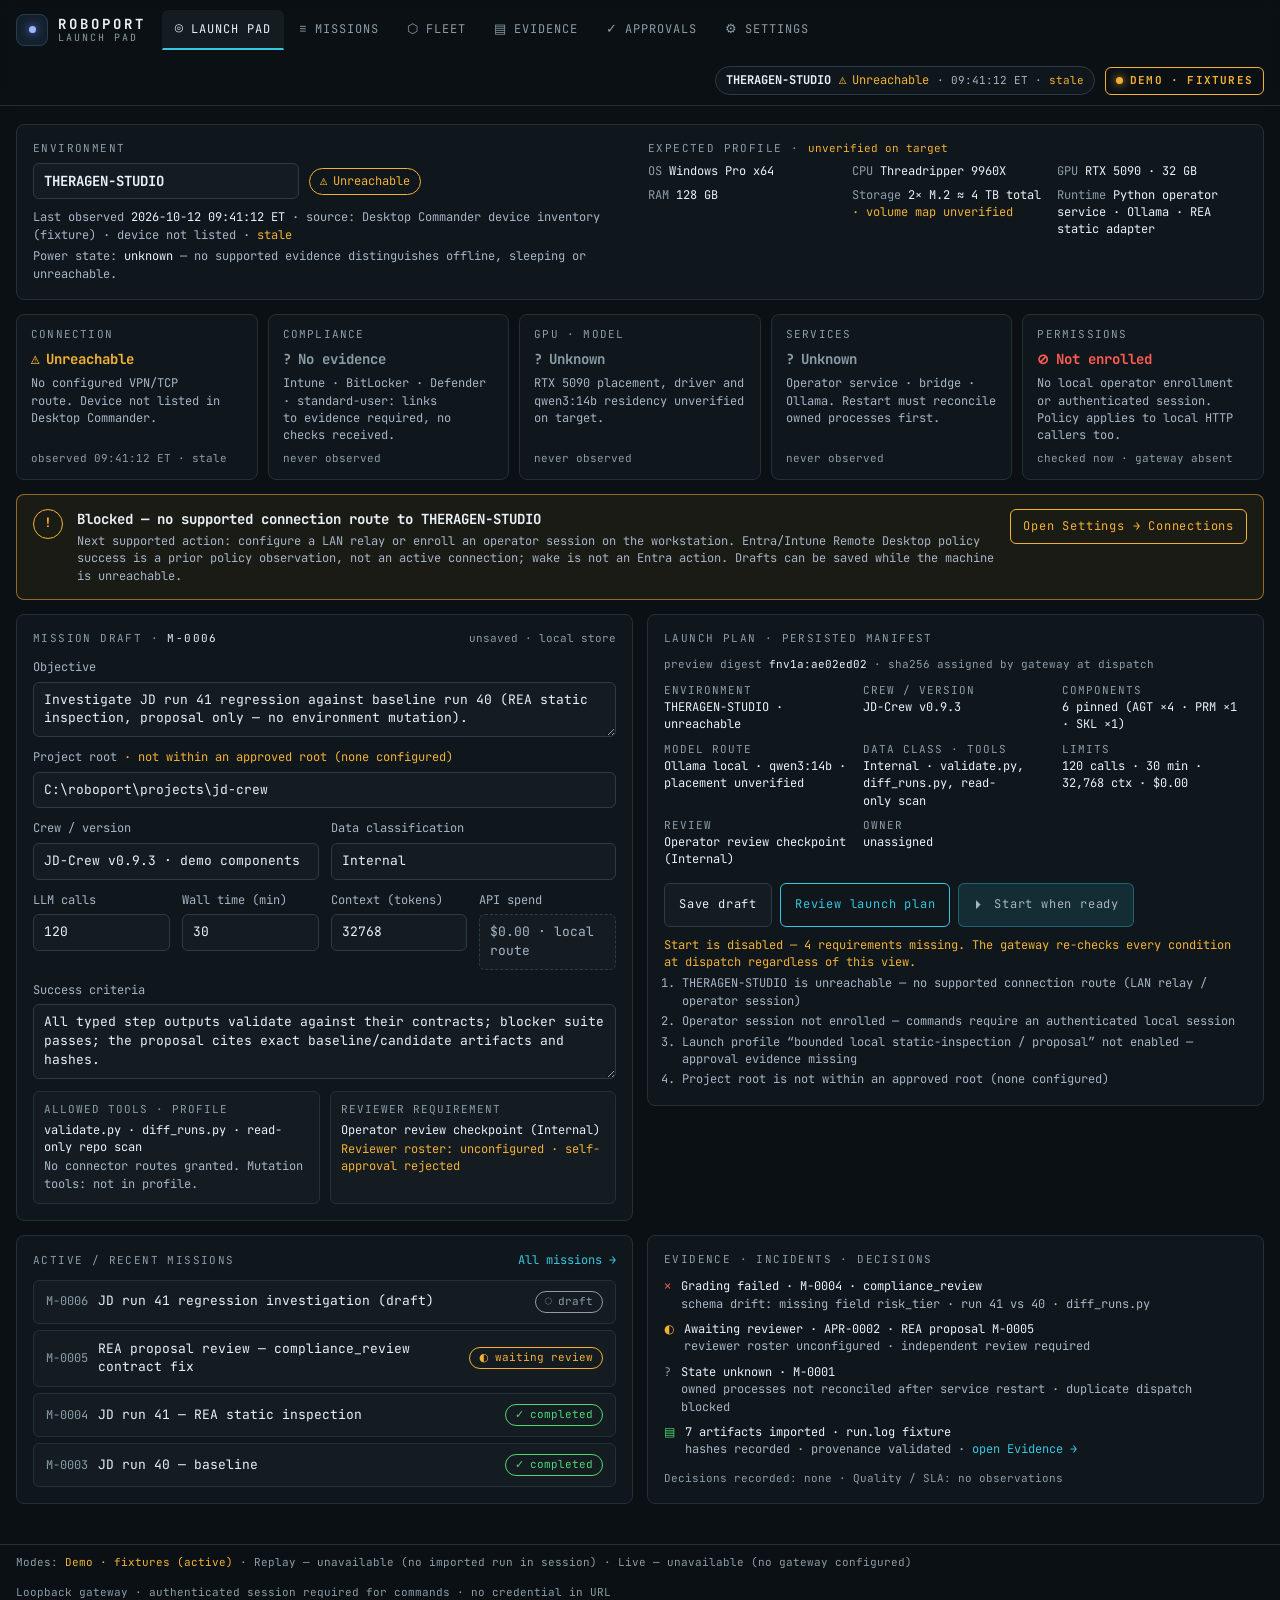
<file: dashboard/launchpad/index.html>
<!DOCTYPE html>
<html lang="en">
<head>
<meta charset="utf-8">
<meta name="viewport" content="width=device-width, initial-scale=1">
<title>ROBOPORT Launch Pad</title>
<link rel="preconnect" href="https://fonts.googleapis.com">
<link rel="preconnect" href="https://fonts.gstatic.com" crossorigin>
<link href="https://fonts.googleapis.com/css2?family=JetBrains+Mono:wght@400;500;700&display=swap" rel="stylesheet">
<link rel="stylesheet" href="launchpad.css">
<script type="module" src="app.js"></script>
</head>
<body>
<div id="lp">
  <header class="hdr">
    <div class="hdr__bar">
      <div class="brand">
        <div class="brand__logo"><span class="brand__dot"></span></div>
        <div class="brand__text"><div class="brand__name">ROBOPORT</div><div class="brand__sub">Launch Pad</div></div>
      </div>
      <nav class="nav" id="nav" aria-label="Primary"></nav>
      <div class="hdr__status">
        <div class="env-pill" title="Environment · last observed 2026-10-12 09:41:12 ET (stale)">
          <span class="env-pill__name">THERAGEN-STUDIO</span>
          <span class="status t-amber"><span aria-hidden="true">⚠</span>Unreachable</span>
          <span class="env-pill__time">· 09:41:12 ET · <span class="t-amber">stale</span></span>
        </div>
        <div class="mode-badge" role="status" title="Operating mode — permanently labelled"><span class="mode-badge__dot" aria-hidden="true"></span>DEMO · FIXTURES</div>
      </div>
    </div>
  </header>

  <main class="main" id="main"></main>

  <footer class="ftr">
    <span>Modes: <span class="t-amber">Demo · fixtures (active)</span> · Replay — unavailable (no imported run in session) · Live — unavailable (no gateway configured)</span>
    <span>Loopback gateway · authenticated session required for commands · no credential in URL</span>
  </footer>

  <div class="toast" id="toast" role="status" hidden></div>
</div>
</body>
</html>
</file>
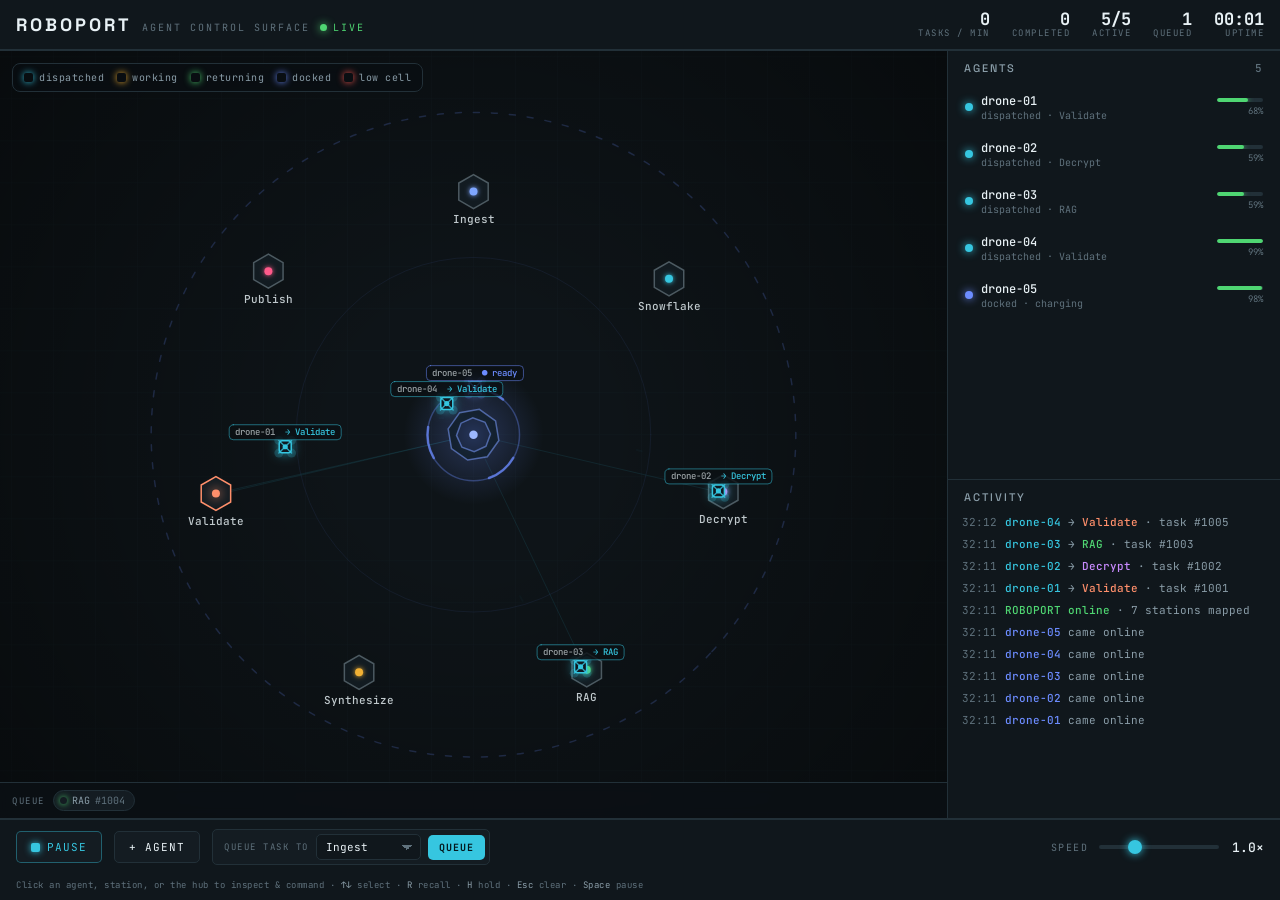
<file: control_surface/web/roboport-control.html>
<!DOCTYPE html>
<html lang="en">
<head>
<meta charset="UTF-8" />
<meta name="viewport" content="width=device-width, initial-scale=1.0" />
<title>ROBOPORT — agent control surface</title>
<link rel="preconnect" href="https://fonts.googleapis.com" />
<link rel="preconnect" href="https://fonts.gstatic.com" crossorigin />
<link href="https://fonts.googleapis.com/css2?family=Space+Grotesk:wght@400;500;700&family=JetBrains+Mono:wght@400;500;700&display=swap" rel="stylesheet" />
<style>
  /* ============ DESIGN TOKENS ============ */
  :root{
    /* surface */
    --floor:#0e1418; --floor2:#0b1015; --panel:#141c22; --panel2:#10171c;
    --grid:#16202833; --line:#223038; --line2:#2c3c46;
    /* text */
    --steel:#8a9da8; --steel-dim:#5f717c; --bright:#e8f1f5;
    /* state signals */
    --dispatch:#36c6e0; --work:#f2b134; --return:#4fd672; --dock:#6c8cff; --alert:#ff5a52;
    /* radius scale */
    --r1:5px; --r2:8px; --r3:12px;
    /* spacing scale */
    --s1:4px; --s2:8px; --s3:12px; --s4:16px; --s5:22px;
    /* motion */
    --t-fast:120ms; --t-base:200ms; --ease:cubic-bezier(.4,0,.2,1);
    --shadow:0 8px 28px rgba(0,0,0,.45);
  }
  *{box-sizing:border-box}
  html,body{height:100%;margin:0}
  body{
    background:var(--floor2);color:var(--steel);
    font-family:"JetBrains Mono",ui-monospace,Menlo,monospace;font-size:13px;
    -webkit-font-smoothing:antialiased;overflow:hidden;
  }
  .sr-only{position:absolute;width:1px;height:1px;padding:0;margin:-1px;overflow:hidden;clip:rect(0,0,0,0);border:0}

  .app{
    height:100dvh;display:grid;
    grid-template-columns:1fr 332px;
    grid-template-rows:auto 1fr auto;
    grid-template-areas:"hud hud" "stage side" "dock dock";
    gap:1px;background:var(--line);
  }

  /* ---------- HUD ---------- */
  .hud{grid-area:hud;background:var(--panel2);display:flex;align-items:center;gap:var(--s4);padding:10px var(--s4);border-bottom:1px solid var(--line)}
  .brand{display:flex;align-items:baseline;gap:10px;min-width:0}
  .brand h1{font-family:"Space Grotesk",sans-serif;font-weight:700;font-size:18px;letter-spacing:3px;color:var(--bright);margin:0;white-space:nowrap}
  .brand .sub{font-size:10px;letter-spacing:2px;text-transform:uppercase;color:var(--steel-dim);white-space:nowrap}
  .live{display:inline-flex;align-items:center;gap:6px;color:var(--return);font-size:10px;letter-spacing:2px}
  .live .dot{width:7px;height:7px;border-radius:50%;background:var(--return);box-shadow:0 0 8px var(--return);animation:pulse 1.6s infinite}
  @keyframes pulse{0%,100%{opacity:1}50%{opacity:.25}}
  .stats{display:flex;gap:var(--s5);margin-left:auto;flex-wrap:wrap;justify-content:flex-end}
  .stat{display:flex;flex-direction:column;align-items:flex-end;line-height:1.1}
  .stat .v{font-size:17px;font-weight:700;color:var(--bright)}
  .stat .v.warn{color:var(--work)} .stat .v.bad{color:var(--alert)}
  .stat .k{font-size:9px;letter-spacing:1.5px;text-transform:uppercase;color:var(--steel-dim)}

  /* ---------- stage ---------- */
  .stage{grid-area:stage;position:relative;background:var(--floor);overflow:hidden}
  canvas{position:absolute;inset:0;width:100%;height:100%;display:block;cursor:default}

  .legend{position:absolute;left:12px;top:12px;z-index:3;display:flex;gap:13px;flex-wrap:wrap;
    background:rgba(10,15,19,.66);backdrop-filter:blur(6px);border:1px solid var(--line);border-radius:var(--r2);padding:7px 11px;pointer-events:none}
  .legend .it{display:flex;align-items:center;gap:6px;font-size:10px;letter-spacing:.5px;color:var(--steel)}
  .legend .sw{width:9px;height:9px;border-radius:2px;box-shadow:0 0 7px currentColor}

  /* toasts */
  .toasts{position:absolute;top:12px;right:12px;z-index:6;display:flex;flex-direction:column;gap:8px;width:248px}
  .toast{display:flex;gap:9px;align-items:flex-start;background:rgba(16,23,28,.94);border:1px solid var(--line2);
    border-left:3px solid var(--work);border-radius:var(--r2);padding:9px 11px;cursor:pointer;box-shadow:var(--shadow);
    animation:slidein var(--t-base) var(--ease);transition:opacity var(--t-base),transform var(--t-base)}
  .toast.bad{border-left-color:var(--alert)} .toast.info{border-left-color:var(--dispatch)}
  .toast .tx{flex:1;min-width:0} .toast .th{color:var(--bright);font-size:11px;font-weight:500}
  .toast .tb{color:var(--steel-dim);font-size:10px;margin-top:2px}
  .toast .tg{font-size:9px;color:var(--steel-dim);white-space:nowrap}
  .toast:hover{border-color:var(--dispatch)}
  @keyframes slidein{from{opacity:0;transform:translateX(16px)}to{opacity:1;transform:none}}

  /* tooltip */
  .tip{position:absolute;z-index:7;pointer-events:none;background:rgba(10,15,19,.95);border:1px solid var(--line2);
    border-radius:var(--r1);padding:5px 8px;font-size:10px;color:var(--bright);white-space:nowrap;transform:translate(-50%,-130%);opacity:0;transition:opacity var(--t-fast)}
  .tip.on{opacity:1}
  .tip .s{color:var(--steel-dim)}

  /* inspector */
  .inspector{position:absolute;right:12px;bottom:48px;z-index:5;width:262px;
    background:rgba(15,22,28,.95);backdrop-filter:blur(10px);border:1px solid var(--line2);border-radius:var(--r3);
    box-shadow:var(--shadow);overflow:hidden;transform:translateY(12px);opacity:0;pointer-events:none;transition:opacity var(--t-base),transform var(--t-base)}
  .inspector.on{transform:none;opacity:1;pointer-events:auto}
  .insp-head{display:flex;align-items:center;gap:9px;padding:11px var(--s3);border-bottom:1px solid var(--line)}
  .insp-head .ring{width:10px;height:10px;border-radius:50%;box-shadow:0 0 9px currentColor;flex:none}
  .insp-head .ttl{min-width:0}
  .insp-head .ttl .n{color:var(--bright);font-size:13px;font-weight:500;white-space:nowrap;overflow:hidden;text-overflow:ellipsis}
  .insp-head .ttl .ty{font-size:9px;letter-spacing:1.5px;text-transform:uppercase;color:var(--steel-dim)}
  .insp-head .x{margin-left:auto;background:none;border:none;color:var(--steel-dim);cursor:pointer;font-size:15px;line-height:1;padding:2px 4px;border-radius:4px}
  .insp-head .x:hover{color:var(--bright);background:var(--panel)}
  .insp-body{padding:var(--s3)}
  .insp-grid{display:grid;grid-template-columns:1fr 1fr;gap:9px var(--s3);margin-bottom:var(--s3)}
  .insp-grid .f .k{font-size:9px;letter-spacing:1px;text-transform:uppercase;color:var(--steel-dim)}
  .insp-grid .f .v{color:var(--bright);font-size:12px;margin-top:2px}
  .insp-bar{height:5px;border-radius:4px;background:var(--line);overflow:hidden;margin-top:5px}
  .insp-bar i{display:block;height:100%;border-radius:4px;transition:width var(--t-base)}
  .insp-mini{margin-top:4px;max-height:84px;overflow-y:auto;border-top:1px solid var(--line);padding-top:8px}
  .insp-mini .ml{font-size:10px;line-height:1.5;color:var(--steel-dim)}
  .insp-mini .ml b{color:var(--steel);font-weight:400}
  .insp-actions{display:flex;flex-wrap:wrap;gap:6px;padding:0 var(--s3) var(--s3)}

  .cmd{appearance:none;flex:1 1 auto;min-width:72px;border:1px solid var(--line2);background:var(--panel);
    color:var(--bright);font-family:inherit;font-size:10px;letter-spacing:.8px;text-transform:uppercase;
    padding:7px 8px;border-radius:var(--r1);cursor:pointer;transition:border-color var(--t-fast),background var(--t-fast),color var(--t-fast)}
  .cmd:hover{border-color:var(--steel-dim)}
  .cmd:active{transform:translateY(1px)}
  .cmd:focus-visible{outline:2px solid var(--dispatch);outline-offset:2px}
  .cmd.go{border-color:rgba(54,198,224,.45);color:var(--dispatch)}
  .cmd.warn{border-color:rgba(242,177,52,.45);color:var(--work)}
  .cmd.danger{border-color:rgba(255,90,82,.4);color:var(--alert)}
  .cmd.on{background:rgba(108,140,255,.16);border-color:var(--dock);color:var(--dock)}
  .cmd[disabled]{opacity:.38;cursor:not-allowed}

  /* queue strip */
  .qstrip{position:absolute;left:0;right:0;bottom:0;z-index:4;height:36px;
    display:flex;align-items:center;gap:8px;padding:0 12px;background:rgba(11,16,21,.82);backdrop-filter:blur(6px);border-top:1px solid var(--line)}
  .qstrip .ql{font-size:9px;letter-spacing:1.5px;text-transform:uppercase;color:var(--steel-dim);flex:none}
  .qchips{display:flex;gap:5px;overflow-x:auto;flex:1;padding:2px 0}
  .qchips::-webkit-scrollbar{height:0}
  .qchip{flex:none;display:flex;align-items:center;gap:5px;background:var(--panel);border:1px solid var(--line);
    border-radius:20px;padding:3px 9px 3px 6px;font-size:10px;color:var(--steel);cursor:pointer;white-space:nowrap;animation:pop var(--t-base) var(--ease)}
  .qchip:hover{border-color:var(--line2);color:var(--bright)}
  .qchip .d{width:7px;height:7px;border-radius:50%;box-shadow:0 0 6px currentColor}
  @keyframes pop{from{transform:scale(.7);opacity:0}to{transform:scale(1);opacity:1}}
  .qempty{font-size:10px;color:var(--steel-dim);font-style:italic}

  /* ---------- side ---------- */
  .side{grid-area:side;background:var(--panel2);display:flex;flex-direction:column;min-height:0}
  .pane{display:flex;flex-direction:column;min-height:0}
  .pane.roster{flex:1 1 56%;border-bottom:1px solid var(--line)}
  .pane.log{flex:1 1 44%}
  .pane h2{margin:0;padding:10px var(--s4) 8px;font-family:"Space Grotesk",sans-serif;font-weight:500;
    font-size:11px;letter-spacing:2px;text-transform:uppercase;color:var(--steel);display:flex;align-items:center;gap:8px}
  .pane h2 .count{margin-left:auto;color:var(--steel-dim);font-family:"JetBrains Mono",monospace}
  .scroll{overflow-y:auto;padding:0 var(--s2) 10px;min-height:0}
  .scroll::-webkit-scrollbar{width:8px}
  .scroll::-webkit-scrollbar-thumb{background:var(--line);border-radius:8px}

  .agent{display:grid;grid-template-columns:auto 1fr auto;gap:8px;align-items:center;
    padding:7px 8px;border-radius:var(--r2);margin:2px 0;cursor:pointer;border:1px solid transparent;
    transition:background var(--t-fast),border-color var(--t-fast)}
  .agent:hover{background:var(--panel)}
  .agent:focus-visible{outline:2px solid var(--dispatch);outline-offset:1px}
  .agent.sel{background:var(--panel);border-color:var(--line2)}
  .agent .pip{width:8px;height:8px;border-radius:50%;box-shadow:0 0 8px currentColor}
  .agent .who{min-width:0}
  .agent .name{color:var(--bright);font-size:12px;font-weight:500;display:flex;align-items:center;gap:6px}
  .agent .name .lock{font-size:9px;color:var(--dock)}
  .agent .act{font-size:10px;color:var(--steel-dim);white-space:nowrap;overflow:hidden;text-overflow:ellipsis}
  .agent .cell{display:flex;flex-direction:column;align-items:flex-end;gap:3px;min-width:46px}
  .agent .bar{width:46px;height:4px;border-radius:3px;background:var(--line);overflow:hidden}
  .agent .bar i{display:block;height:100%;border-radius:3px;transition:width var(--t-base)}
  .agent .pct{font-size:9px;color:var(--steel-dim)}

  .logline{display:flex;gap:8px;padding:3px 6px;font-size:11px;line-height:1.45;border-radius:var(--r1)}
  .logline .t{color:var(--steel-dim);flex:none}
  .logline .m{color:var(--steel)} .logline .m b{font-weight:500}

  /* ---------- dock ---------- */
  .dock{grid-area:dock;background:var(--panel2);border-top:1px solid var(--line);display:flex;align-items:center;gap:var(--s3);padding:9px var(--s4);flex-wrap:wrap}
  .btn{appearance:none;border:1px solid var(--line);background:var(--panel);color:var(--bright);font-family:inherit;
    font-size:11px;letter-spacing:1px;text-transform:uppercase;padding:8px 14px;border-radius:var(--r1);cursor:pointer;
    display:inline-flex;align-items:center;gap:7px;transition:border-color var(--t-fast),background var(--t-fast)}
  .btn:hover{border-color:var(--steel-dim)} .btn:active{transform:translateY(1px)}
  .btn:focus-visible{outline:2px solid var(--dispatch);outline-offset:2px}
  .btn.primary{border-color:rgba(54,198,224,.4);color:var(--dispatch)}
  .btn[disabled]{opacity:.38;cursor:not-allowed}
  .btn .ic{width:9px;height:9px;border-radius:2px;background:currentColor;box-shadow:0 0 7px currentColor}
  .injector{display:flex;align-items:center;gap:7px;background:var(--panel);border:1px solid var(--line);border-radius:var(--r1);padding:4px 4px 4px 11px}
  .injector label{font-size:9px;letter-spacing:1.5px;text-transform:uppercase;color:var(--steel-dim)}
  .injector select{appearance:none;background:var(--panel2);border:1px solid var(--line);color:var(--bright);
    font-family:inherit;font-size:11px;padding:5px 24px 5px 9px;border-radius:var(--r1);cursor:pointer;
    background-image:linear-gradient(45deg,transparent 50%,var(--steel-dim) 50%),linear-gradient(135deg,var(--steel-dim) 50%,transparent 50%);
    background-position:calc(100% - 13px) 50%,calc(100% - 8px) 50%;background-size:5px 5px;background-repeat:no-repeat}
  .injector select:focus-visible{outline:2px solid var(--dispatch);outline-offset:1px}
  .injector .queue{border:none;background:var(--dispatch);color:#04181d;font-weight:700;padding:6px 11px;border-radius:var(--r1);
    font-family:inherit;font-size:10px;letter-spacing:1px;text-transform:uppercase;cursor:pointer}
  .injector .queue:hover{filter:brightness(1.08)}
  .injector .queue:focus-visible{outline:2px solid var(--bright);outline-offset:2px}
  .speed{display:flex;align-items:center;gap:9px;margin-left:auto}
  .speed label{font-size:10px;letter-spacing:1.5px;text-transform:uppercase;color:var(--steel-dim)}
  .speed output{color:var(--bright);min-width:34px;text-align:right;font-weight:500}
  input[type=range]{-webkit-appearance:none;appearance:none;width:120px;height:4px;border-radius:4px;background:var(--line);outline:none}
  input[type=range]::-webkit-slider-thumb{-webkit-appearance:none;width:14px;height:14px;border-radius:50%;background:var(--dispatch);box-shadow:0 0 8px var(--dispatch);cursor:pointer}
  input[type=range]::-moz-range-thumb{width:14px;height:14px;border:none;border-radius:50%;background:var(--dispatch);box-shadow:0 0 8px var(--dispatch);cursor:pointer}
  input[type=range]:focus-visible{outline:2px solid var(--dispatch);outline-offset:4px}
  .hint{font-size:9px;color:var(--steel-dim);letter-spacing:.5px;width:100%;padding-top:2px}
  .hint b{color:var(--steel);font-weight:400}

  @media (max-width:880px){
    .app{grid-template-columns:1fr;grid-template-rows:auto minmax(44dvh,1fr) auto auto;grid-template-areas:"hud" "stage" "side" "dock"}
    .side{flex-direction:row;max-height:30dvh}
    .pane.roster{flex:1 1 50%;border-bottom:none;border-right:1px solid var(--line)}
    .pane.log{flex:1 1 50%}
    .brand .sub{display:none}.stats{gap:14px}
    .inspector{right:8px;left:8px;width:auto;bottom:44px}
    .speed{margin-left:0}.hint{display:none}
  }
  @media (prefers-reduced-motion:reduce){.live .dot{animation:none}.toast,.qchip{animation:none}}
</style>
</head>
<body>
<div class="app">
  <header class="hud">
    <div class="brand"><h1>ROBOPORT</h1><span class="sub">agent control surface</span><span class="live"><span class="dot"></span>LIVE</span></div>
    <div class="stats">
      <div class="stat"><span class="v" id="s-rate">0</span><span class="k">tasks / min</span></div>
      <div class="stat"><span class="v" id="s-done">0</span><span class="k">completed</span></div>
      <div class="stat"><span class="v" id="s-active">0/0</span><span class="k">active</span></div>
      <div class="stat"><span class="v" id="s-queue">0</span><span class="k">queued</span></div>
      <div class="stat"><span class="v" id="s-up">00:00</span><span class="k">uptime</span></div>
    </div>
  </header>

  <main class="stage">
    <canvas id="c" aria-hidden="true"></canvas>
    <div class="legend" aria-hidden="true">
      <span class="it"><span class="sw" style="color:var(--dispatch)"></span>dispatched</span>
      <span class="it"><span class="sw" style="color:var(--work)"></span>working</span>
      <span class="it"><span class="sw" style="color:var(--return)"></span>returning</span>
      <span class="it"><span class="sw" style="color:var(--dock)"></span>docked</span>
      <span class="it"><span class="sw" style="color:var(--alert)"></span>low cell</span>
    </div>
    <div class="toasts" id="toasts" aria-live="polite"></div>
    <div class="tip" id="tip"></div>

    <aside class="inspector" id="inspector" role="region" aria-label="Selection inspector">
      <div class="insp-head">
        <span class="ring" id="insp-ring"></span>
        <div class="ttl"><div class="n" id="insp-name">—</div><div class="ty" id="insp-type">—</div></div>
        <button class="x" id="insp-close" aria-label="Clear selection">✕</button>
      </div>
      <div class="insp-body" id="insp-body"></div>
      <div class="insp-actions" id="insp-actions"></div>
    </aside>

    <div class="qstrip">
      <span class="ql">queue</span>
      <div class="qchips" id="qchips"></div>
    </div>
  </main>

  <aside class="side">
    <section class="pane roster">
      <h2>Agents <span class="count" id="roster-count">0</span></h2>
      <div class="scroll" id="roster" role="listbox" aria-label="Agent fleet" tabindex="0"></div>
    </section>
    <section class="pane log">
      <h2>Activity</h2>
      <div class="scroll" id="log" aria-live="off"></div>
    </section>
  </aside>

  <footer class="dock">
    <button class="btn primary" id="btn-play"><span class="ic"></span><span id="play-label">Pause</span></button>
    <button class="btn" id="btn-agent">+ Agent</button>
    <div class="injector">
      <label for="task-station">Queue task to</label>
      <select id="task-station" aria-label="Target station"></select>
      <button class="queue" id="btn-queue">Queue</button>
    </div>
    <div class="speed">
      <label for="speed">Speed</label>
      <input type="range" id="speed" min="0.25" max="3" step="0.25" value="1" />
      <output id="speed-out">1.0×</output>
    </div>
    <div class="hint">Click an agent, station, or the hub to inspect &amp; command · <b>↑↓</b> select · <b>R</b> recall · <b>H</b> hold · <b>Esc</b> clear · <b>Space</b> pause</div>
  </footer>
</div>
<div class="sr-only" id="sr" aria-live="polite"></div>

<script>
"use strict";
(function(){
  const reduceMotion = window.matchMedia("(prefers-reduced-motion: reduce)").matches;
  const canvas = document.getElementById("c");
  const ctx = canvas.getContext("2d");

  /* ---- tokens mirrored for canvas (single palette source) ---- */
  const T = {
    floor:"#0e1418", grid:"rgba(22,32,40,.5)",
    steel:"#8a9da8", steelDim:"#5f717c", bright:"#e8f1f5",
    dispatch:"#36c6e0", work:"#f2b134", return:"#4fd672", dock:"#6c8cff", alert:"#ff5a52"
  };
  const STATE = {DISPATCH:"DISPATCH", WORK:"WORK", RETURN:"RETURN", DOCK:"DOCK"};
  const SCOL  = {DISPATCH:T.dispatch, WORK:T.work, RETURN:T.return, DOCK:T.dock};

  let DPR=Math.min(window.devicePixelRatio||1,2), W=0,H=0,cx=0,cy=0,coverR=0;

  const STATION_DEFS=[
    {name:"Ingest",hue:"#7ea6ff"},{name:"Snowflake",hue:"#36c6e0"},{name:"Decrypt",hue:"#c98bff"},
    {name:"RAG",hue:"#4fd672"},{name:"Synthesize",hue:"#f2b134"},{name:"Validate",hue:"#ff8f6b"},{name:"Publish",hue:"#ff5a8a"}
  ];
  let stations=[];
  let agents=[];
  const taskQueue=[];
  let taskSeq=1000, agentSeq=0, completed=0;
  let running=true, speed=1, autoTimer=1.0, dockSeq=0;
  const startTime=performance.now();
  const completionTimes=[];
  const sparks=[];
  const logEntries=[];

  /* selection / interaction state */
  let selected=null;            // {type:'agent'|'station'|'port', id}
  let hovered=null;
  const mouse={x:-999,y:-999,inside:false};
  const toasts=[];
  const alertDebounce={};       // key -> timestamp

  /* ---------- geometry ---------- */
  function layout(){
    const rect=canvas.getBoundingClientRect();
    W=rect.width;H=rect.height;
    canvas.width=Math.round(W*DPR);canvas.height=Math.round(H*DPR);
    ctx.setTransform(DPR,0,0,DPR,0,0);
    cx=W/2;cy=H/2;coverR=Math.min(W,H)*0.42;
    placeStations();
  }
  function placeStations(){
    const r=coverR*0.82;
    stations=STATION_DEFS.map((d,i)=>{
      const ang=(-Math.PI/2)+(i/STATION_DEFS.length)*Math.PI*2;
      const jit=(Math.sin(i*12.9)*0.5+0.5)*0.16+0.84;
      return {...d,idx:i,x:cx+Math.cos(ang)*r*jit,y:cy+Math.sin(ang)*r*jit,busy:false,pulse:0,drain:false};
    });
  }

  /* ---------- agents ---------- */
  function dockSlot(i){
    const ring=46,n=12,ang=(i%n)/n*Math.PI*2+performance.now()*0.00002;
    return {x:cx+Math.cos(ang)*ring,y:cy+Math.sin(ang)*ring};
  }
  function addAgent(){
    if(agents.length>=12) return;
    agentSeq++;
    const slot=dockSlot(dockSeq++);
    const a={id:"drone-"+String(agentSeq).padStart(2,"0"),state:STATE.DOCK,
      x:slot.x,y:slot.y,energy:60+Math.random()*30,task:null,station:null,
      t:0,dur:0,p0:null,p1:null,p2:null,bob:Math.random()*6.28,spin:Math.random()*6.28,
      trail:[],carry:null,tag:"",hold:false,done:0,log:[],_slot:null};
    agents.push(a);
    agLog(a,"online");
    log(`<b style="color:${T.dock}">${a.id}</b> came online`);
  }
  function agLog(a,msg){
    const d=new Date(),t=String(d.getMinutes()).padStart(2,"0")+":"+String(d.getSeconds()).padStart(2,"0");
    a.log.unshift({t,msg});if(a.log.length>14)a.log.pop();
  }

  /* ---------- tasks ---------- */
  function spawnTask(station,front){
    const st=station||stations[(Math.random()*stations.length)|0];
    taskSeq++;
    const task={id:taskSeq,station:st,work:2.4+Math.random()*2.8};
    front?taskQueue.unshift(task):taskQueue.push(task);
    return task;
  }

  /* ---------- bezier ---------- */
  function bez(p0,p1,p2,t){const u=1-t;return{x:u*u*p0.x+2*u*t*p1.x+t*t*p2.x,y:u*u*p0.y+2*u*t*p1.y+t*t*p2.y};}
  function makePath(from,to,dir){
    const mx=(from.x+to.x)/2,my=(from.y+to.y)/2,dx=to.x-from.x,dy=to.y-from.y,len=Math.hypot(dx,dy)||1;
    const nx=-dy/len,ny=dx/len,curve=len*0.28*dir;
    return [{x:from.x,y:from.y},{x:mx+nx*curve,y:my+ny*curve},{x:to.x,y:to.y}];
  }
  const easeIO=t=>t<0.5?4*t*t*t:1-Math.pow(-2*t+2,3)/2;

  /* ---------- log + alerts ---------- */
  let logDirty=true;
  function log(html){
    const d=new Date(),t=String(d.getMinutes()).padStart(2,"0")+":"+String(d.getSeconds()).padStart(2,"0");
    logEntries.unshift({t,html});if(logEntries.length>60)logEntries.pop();logDirty=true;
  }
  function alert(kind,title,body,target,key){
    if(key){const now=performance.now();if(alertDebounce[key]&&now-alertDebounce[key]<8000)return;alertDebounce[key]=now;}
    const id=Math.random().toString(36).slice(2);
    toasts.push({id,kind,title,body,target,born:performance.now()});
    if(toasts.length>4)toasts.shift();
    renderToasts();
    setTimeout(()=>{const i=toasts.findIndex(x=>x.id===id);if(i>=0){toasts.splice(i,1);renderToasts();}},5200);
  }

  /* ---------- assignment ---------- */
  function tryAssign(a){
    if(a.hold||!taskQueue.length)return;
    for(let i=0;i<taskQueue.length;i++){
      if(!taskQueue[i].station.busy){
        const task=taskQueue.splice(i,1)[0];
        a.task=task;a.station=task.station;task.station.busy=true;
        const slot={x:a.x,y:a.y};a.p0=slot;
        const path=makePath(slot,task.station,Math.random()<.5?1:-1);
        a.p1=path[1];a.p2=path[2];a.t=0;
        a.dur=Math.hypot(task.station.x-a.x,task.station.y-a.y)/180+0.6;
        a.state=STATE.DISPATCH;a.carry=null;a.tag="→ "+task.station.name;
        agLog(a,"→ "+task.station.name+" #"+task.id);
        log(`<b style="color:${T.dispatch}">${a.id}</b> → <b style="color:${task.station.hue}">${task.station.name}</b> · task #${task.id}`);
        return;
      }
    }
  }

  function update(dt){
    autoTimer-=dt;
    if(autoTimer<=0){autoTimer=1.4+Math.random()*1.8;
      const open=stations.filter(s=>!s.drain);
      if(taskQueue.length<14&&open.length)spawnTask(open[(Math.random()*open.length)|0]);}

    for(const a of agents){
      a.bob+=dt*2.2;a.spin+=dt*(a.state===STATE.DOCK?6:16);
      if(a.state!==STATE.DOCK){a.trail.push({x:a.x,y:a.y});if(a.trail.length>16)a.trail.shift();}
      else if(a.trail.length)a.trail.shift();

      if(a.state===STATE.DOCK){
        a.energy=Math.min(100,a.energy+dt*16);
        const slot=dockSlot(a._slot??(a._slot=dockSeq++%12));
        a.x+=(slot.x-a.x)*Math.min(1,dt*4);a.y+=(slot.y-a.y)*Math.min(1,dt*4);
        a.tag=a.hold?"⏸ hold":(a.energy<99?"↺ "+Math.round(a.energy)+"%":"● ready");
        if(a.energy>34&&!a.hold)tryAssign(a);
      }
      else if(a.state===STATE.DISPATCH){
        a.energy-=dt*2.6;a.t+=dt/a.dur;
        const p=bez(a.p0,a.p1,a.p2,Math.min(1,easeIO(a.t)));a.x=p.x;a.y=p.y;
        if(a.t>=1){a.state=STATE.WORK;a.t=0;a.dur=a.task.work;a.station.pulse=1;}
      }
      else if(a.state===STATE.WORK){
        a.energy-=dt*3.4;a.t+=dt/a.dur;
        a.x=a.station.x+Math.sin(a.bob)*2;a.y=a.station.y-16+Math.cos(a.bob*1.3)*2;
        a.tag="⚙ "+Math.min(99,Math.round(a.t*100))+"%";
        a.station.pulse=Math.max(a.station.pulse,0.6+0.4*Math.sin(performance.now()*0.01));
        if(Math.random()<dt*22)sparks.push({x:a.station.x+(Math.random()-.5)*22,y:a.station.y+(Math.random()-.5)*22,vx:(Math.random()-.5)*30,vy:-20-Math.random()*30,life:1,hue:a.station.hue});
        if(a.t>=1){
          a.carry={hue:a.station.hue};a.station.busy=false;a.station.pulse=0;
          a.p0={x:a.x,y:a.y};const path=makePath(a.p0,{x:cx,y:cy},Math.random()<.5?1:-1);
          a.p1=path[1];a.p2=path[2];a.t=0;a.dur=Math.hypot(cx-a.x,cy-a.y)/200+0.5;
          a.state=STATE.RETURN;a.tag="✓ result";a.done++;
          completed++;completionTimes.push(performance.now());
          agLog(a,"✓ "+a.station.name+" #"+a.task.id);
          log(`<b style="color:${T.return}">${a.id}</b> finished <b style="color:${a.station.hue}">${a.station.name}</b> · #${a.task.id} ✓`);
          a.task=null;
        }
      }
      else if(a.state===STATE.RETURN){
        a.energy-=dt*2.2;a.t+=dt/a.dur;
        const p=bez(a.p0,a.p1,a.p2,Math.min(1,easeIO(a.t)));a.x=p.x;a.y=p.y;
        if(a.t>=1){a.state=STATE.DOCK;a.station=null;a.carry=null;a._slot=null;}
      }

      /* low-cell auto recall */
      if(a.energy<16&&a.state===STATE.DISPATCH){
        if(a.task)a.task.station.busy=false;a.task=null;a.station=null;
        const slot={x:a.x,y:a.y};a.p0=slot;const path=makePath(slot,{x:cx,y:cy},1);
        a.p1=path[1];a.p2=path[2];a.t=0;a.dur=Math.hypot(cx-a.x,cy-a.y)/200+0.4;
        a.state=STATE.RETURN;a.tag="⚠ low cell";a.carry=null;
        agLog(a,"⚠ low cell — recalled");
        alert("bad",a.id+" low cell",`Aborted trip at ${Math.round(a.energy)}% — returning to charge.`,{type:"agent",id:a.id},"low-"+a.id);
      }
    }

    for(let i=sparks.length-1;i>=0;i--){const s=sparks[i];s.x+=s.vx*dt;s.y+=s.vy*dt;s.vy+=80*dt;s.life-=dt*1.6;if(s.life<=0)sparks.splice(i,1);}
    for(const st of stations){if(!st.busy)st.pulse=Math.max(0,st.pulse-dt*2);}
    const cutoff=performance.now()-60000;while(completionTimes.length&&completionTimes[0]<cutoff)completionTimes.shift();

    /* queue backup alert */
    if(taskQueue.length>=11)alert("warn","Queue backing up",`${taskQueue.length} tasks waiting — add an agent or boost speed.`,{type:"port"},"queue-backup");
  }

  /* ---------- hit testing ---------- */
  function hitTest(px,py){
    for(const a of agents){if(Math.hypot(a.x-px,a.y-py)<15)return{type:"agent",id:a.id};}
    for(const st of stations){if(Math.hypot(st.x-px,st.y-py)<22)return{type:"station",id:st.idx};}
    if(Math.hypot(cx-px,cy-py)<48)return{type:"port"};
    return null;
  }
  function getAgent(id){return agents.find(a=>a.id===id);}
  function getStation(idx){return stations[idx];}
  function isSelected(o){return selected&&((o.type==="agent"&&selected.type==="agent"&&selected.id===o.id)||(o.type==="station"&&selected.type==="station"&&selected.id===o.idx)||(o.type==="port"&&selected.type==="port"));}

  /* ---------- render ---------- */
  function stateColor(a){if(a.energy<22&&a.state!==STATE.DOCK)return T.alert;return SCOL[a.state]||T.dock;}
  const dimWhenSel=()=>selected?0.4:1;

  function drawGrid(){
    ctx.fillStyle=T.floor;ctx.fillRect(0,0,W,H);
    ctx.strokeStyle="rgba(22,32,40,.32)";ctx.lineWidth=1;const g=42;
    ctx.beginPath();
    for(let x=cx%g;x<W;x+=g){ctx.moveTo(x,0);ctx.lineTo(x,H);}
    for(let y=cy%g;y<H;y+=g){ctx.moveTo(0,y);ctx.lineTo(W,y);}
    ctx.stroke();
    const grd=ctx.createRadialGradient(cx,cy,coverR*0.4,cx,cy,Math.max(W,H)*0.75);
    grd.addColorStop(0,"rgba(0,0,0,0)");grd.addColorStop(1,"rgba(0,0,0,0.55)");
    ctx.fillStyle=grd;ctx.fillRect(0,0,W,H);
  }
  function drawCoverage(){
    const t=performance.now()*0.0004;
    ctx.save();ctx.translate(cx,cy);ctx.rotate(reduceMotion?0:t);
    ctx.strokeStyle="rgba(108,140,255,0.2)";ctx.lineWidth=1.5;ctx.setLineDash([6,12]);
    ctx.beginPath();ctx.arc(0,0,coverR,0,6.283);ctx.stroke();ctx.setLineDash([]);ctx.restore();
    ctx.strokeStyle="rgba(108,140,255,0.08)";ctx.beginPath();ctx.arc(cx,cy,coverR*0.55,0,6.283);ctx.stroke();
  }
  function drawLinks(){
    for(const a of agents){
      if(a.station&&(a.state===STATE.DISPATCH||a.state===STATE.WORK)){
        const hot=isSelected({type:"agent",id:a.id})||isSelected({type:"station",idx:a.station.idx});
        ctx.strokeStyle=hot?"rgba(54,198,224,0.4)":"rgba(54,198,224,0.10)";ctx.lineWidth=hot?1.5:1;
        ctx.beginPath();ctx.moveTo(cx,cy);ctx.lineTo(a.station.x,a.station.y);ctx.stroke();
      }
    }
  }
  function selectionRing(x,y,r,col){
    const t=performance.now()*0.002;
    ctx.save();ctx.translate(x,y);ctx.rotate(reduceMotion?0:t);
    ctx.strokeStyle=col;ctx.lineWidth=1.5;ctx.setLineDash([4,5]);ctx.globalAlpha=0.95;
    ctx.beginPath();ctx.arc(0,0,r,0,6.283);ctx.stroke();ctx.setLineDash([]);ctx.restore();
  }
  function drawStations(){
    for(const st of stations){
      const sel=isSelected({type:"station",idx:st.idx});
      const hov=hovered&&hovered.type==="station"&&hovered.id===st.idx;
      ctx.globalAlpha=sel?1:(selected?dimWhenSel():(hov?1:1));
      if(sel||hov)ctx.globalAlpha=1;
      const R=17;
      if(st.pulse>0){ctx.save();ctx.globalAlpha=(ctx.globalAlpha)*st.pulse*0.5;ctx.fillStyle=st.hue;ctx.shadowColor=st.hue;ctx.shadowBlur=24;ctx.beginPath();ctx.arc(st.x,st.y,R+6,0,6.283);ctx.fill();ctx.restore();}
      ctx.save();ctx.translate(st.x,st.y);
      ctx.beginPath();for(let i=0;i<6;i++){const ang=Math.PI/6+i*Math.PI/3,px=Math.cos(ang)*R,py=Math.sin(ang)*R;i?ctx.lineTo(px,py):ctx.moveTo(px,py);}ctx.closePath();
      ctx.fillStyle=st.drain?"#191319":"#121b21";ctx.fill();
      ctx.lineWidth=1.5;ctx.strokeStyle=st.busy?st.hue:(hov?"rgba(232,241,245,.7)":"rgba(138,157,168,0.5)");ctx.stroke();
      ctx.fillStyle=st.hue;ctx.shadowColor=st.hue;ctx.shadowBlur=st.busy?12:5;ctx.beginPath();ctx.arc(0,0,4,0,6.283);ctx.fill();
      if(st.drain){ctx.shadowBlur=0;ctx.strokeStyle="rgba(255,90,82,.8)";ctx.lineWidth=1.5;ctx.beginPath();ctx.moveTo(-6,-6);ctx.lineTo(6,6);ctx.stroke();}
      ctx.restore();
      // queue badge
      const qn=taskQueue.filter(tk=>tk.station===st).length;
      if(qn>0){ctx.save();ctx.translate(st.x+R-2,st.y-R+2);ctx.fillStyle="#0b1015";ctx.strokeStyle=st.hue;ctx.lineWidth=1.5;ctx.beginPath();ctx.arc(0,0,8,0,6.283);ctx.fill();ctx.stroke();ctx.fillStyle=st.hue;ctx.font="700 9px 'JetBrains Mono',monospace";ctx.textAlign="center";ctx.textBaseline="middle";ctx.fillText(qn,0,0.5);ctx.restore();}
      ctx.font="500 11px 'JetBrains Mono',monospace";ctx.textAlign="center";ctx.textBaseline="top";
      ctx.fillStyle=sel||hov?"rgba(232,241,245,1)":"rgba(232,241,245,0.82)";ctx.fillText(st.name,st.x,st.y+R+6);
      if(sel)selectionRing(st.x,st.y,R+9,st.hue);
      ctx.globalAlpha=1;
    }
  }
  function drawPort(){
    const t=performance.now()*0.001,sel=isSelected({type:"port"});
    ctx.globalAlpha=selected&&!sel?dimWhenSel():1;
    ctx.save();ctx.globalAlpha=(ctx.globalAlpha)*0.5;
    const g=ctx.createRadialGradient(cx,cy,4,cx,cy,70);g.addColorStop(0,"rgba(108,140,255,0.5)");g.addColorStop(1,"rgba(108,140,255,0)");
    ctx.fillStyle=g;ctx.beginPath();ctx.arc(cx,cy,70,0,6.283);ctx.fill();ctx.restore();
    ctx.strokeStyle="rgba(108,140,255,0.35)";ctx.lineWidth=1.5;ctx.beginPath();ctx.arc(cx,cy,46,0,6.283);ctx.stroke();
    ctx.save();ctx.translate(cx,cy);ctx.rotate(reduceMotion?0:t*1.4);ctx.strokeStyle="rgba(108,140,255,0.7)";ctx.lineWidth=2.5;ctx.lineCap="round";
    for(let i=0;i<3;i++){ctx.beginPath();ctx.arc(0,0,46,i*2.1,i*2.1+0.7);ctx.stroke();}ctx.restore();
    ctx.save();ctx.translate(cx,cy);
    for(let ring=0;ring<2;ring++){const rr=26-ring*9;ctx.beginPath();for(let i=0;i<8;i++){const ang=i*Math.PI/4+(ring?t*0.4:-t*0.3),px=Math.cos(ang)*rr,py=Math.sin(ang)*rr;i?ctx.lineTo(px,py):ctx.moveTo(px,py);}ctx.closePath();ctx.fillStyle=ring?"#1b2740":"#13202e";ctx.fill();ctx.strokeStyle="rgba(124,158,255,0.55)";ctx.lineWidth=1.5;ctx.stroke();}
    ctx.fillStyle="#9db8ff";ctx.shadowColor="#6c8cff";ctx.shadowBlur=18;ctx.beginPath();ctx.arc(0,0,5+Math.sin(t*3)*1.2,0,6.283);ctx.fill();ctx.restore();
    if(sel)selectionRing(cx,cy,54,T.dock);
    ctx.globalAlpha=1;
  }
  function roundRect(c,x,y,w,h,r){c.beginPath();c.moveTo(x+r,y);c.arcTo(x+w,y,x+w,y+h,r);c.arcTo(x+w,y+h,x,y+h,r);c.arcTo(x,y+h,x,y,r);c.arcTo(x,y,x+w,y,r);c.closePath();}

  function drawDrone(a){
    const col=stateColor(a),sel=isSelected({type:"agent",id:a.id}),hov=hovered&&hovered.type==="agent"&&hovered.id===a.id;
    const bob=reduceMotion?0:Math.sin(a.bob)*2,x=a.x,y=a.y+bob;
    ctx.globalAlpha=sel||hov?1:dimWhenSel();
    if(a.trail.length>1&&!reduceMotion){ctx.lineWidth=2;ctx.lineCap="round";for(let i=1;i<a.trail.length;i++){const p0=a.trail[i-1],p1=a.trail[i];ctx.strokeStyle=col;ctx.globalAlpha=(ctx.globalAlpha)*(i/a.trail.length)*0.5;ctx.beginPath();ctx.moveTo(p0.x,p0.y);ctx.lineTo(p1.x,p1.y);ctx.stroke();}ctx.globalAlpha=sel||hov?1:dimWhenSel();}
    ctx.save();ctx.translate(x,y);
    if(!reduceMotion){ctx.globalAlpha=(ctx.globalAlpha)*0.22;for(let i=0;i<4;i++){const ang=Math.PI/4+i*Math.PI/2,rx=Math.cos(ang)*9,ry=Math.sin(ang)*9;ctx.fillStyle=col;ctx.beginPath();ctx.arc(rx,ry,4.5,0,6.283);ctx.fill();}ctx.globalAlpha=sel||hov?1:dimWhenSel();}
    if(a.hold){ctx.strokeStyle=T.dock;ctx.lineWidth=1.5;ctx.globalAlpha=(ctx.globalAlpha)*0.6;ctx.beginPath();ctx.arc(0,0,13,0,6.283);ctx.stroke();ctx.globalAlpha=sel||hov?1:dimWhenSel();}
    ctx.shadowColor=col;ctx.shadowBlur=hov||sel?16:12;ctx.fillStyle="#0f1820";roundRect(ctx,-6,-6,12,12,3);ctx.fill();ctx.shadowBlur=0;
    ctx.lineWidth=1.5;ctx.strokeStyle=col;ctx.stroke();
    ctx.fillStyle=col;ctx.beginPath();ctx.arc(0,0,2.6,0,6.283);ctx.fill();
    ctx.strokeStyle=col;ctx.lineWidth=1.4;ctx.globalAlpha=(ctx.globalAlpha)*0.8;for(let i=0;i<4;i++){const ang=Math.PI/4+i*Math.PI/2;ctx.beginPath();ctx.moveTo(0,0);ctx.lineTo(Math.cos(ang)*9,Math.sin(ang)*9);ctx.stroke();}ctx.globalAlpha=sel||hov?1:dimWhenSel();
    if(a.carry){ctx.save();ctx.translate(0,11);ctx.rotate(a.spin*0.4);ctx.shadowColor=a.carry.hue;ctx.shadowBlur=10;ctx.fillStyle=a.carry.hue;roundRect(ctx,-4,-4,8,8,1.5);ctx.fill();ctx.restore();}
    ctx.restore();
    if(sel){
      selectionRing(x,y,18,col);
      // energy ring
      ctx.save();ctx.translate(x,y);ctx.strokeStyle="rgba(255,255,255,.12)";ctx.lineWidth=2.5;ctx.beginPath();ctx.arc(0,0,23,0,6.283);ctx.stroke();
      ctx.strokeStyle=a.energy<22?T.alert:T.return;ctx.beginPath();ctx.arc(0,0,23,-Math.PI/2,-Math.PI/2+(a.energy/100)*6.283);ctx.stroke();ctx.restore();
    }
    if(a.tag){
      ctx.font="500 9px 'JetBrains Mono',monospace";const tw=ctx.measureText(a.id+"  "+a.tag).width+12,tx=x-tw/2,ty=y-22;
      ctx.fillStyle="rgba(10,15,19,0.8)";roundRect(ctx,tx,ty,tw,15,4);ctx.fill();
      ctx.strokeStyle=col;ctx.globalAlpha=(ctx.globalAlpha)*0.5;ctx.lineWidth=1;roundRect(ctx,tx,ty,tw,15,4);ctx.stroke();ctx.globalAlpha=sel||hov?1:dimWhenSel();
      ctx.textAlign="left";ctx.textBaseline="middle";ctx.fillStyle="rgba(232,241,245,0.65)";ctx.fillText(a.id,tx+6,ty+7.5);
      const idw=ctx.measureText(a.id+"  ").width;ctx.fillStyle=col;ctx.fillText(a.tag,tx+6+idw,ty+7.5);
    }
    ctx.globalAlpha=1;
  }
  function drawSparks(){for(const s of sparks){ctx.globalAlpha=Math.max(0,s.life)*(selected?dimWhenSel():1);ctx.fillStyle=s.hue;ctx.shadowColor=s.hue;ctx.shadowBlur=6;ctx.beginPath();ctx.arc(s.x,s.y,1.6,0,6.283);ctx.fill();}ctx.globalAlpha=1;ctx.shadowBlur=0;}

  function render(){
    drawGrid();drawCoverage();drawLinks();drawStations();drawSparks();drawPort();
    [...agents].sort((a,b)=>a.y-b.y).forEach(drawDrone);
  }

  /* ---------- DOM panels ---------- */
  const el={rate:gid("s-rate"),done:gid("s-done"),active:gid("s-active"),queue:gid("s-queue"),up:gid("s-up"),
    roster:gid("roster"),rosterCount:gid("roster-count"),log:gid("log"),qchips:gid("qchips"),
    insp:gid("inspector"),inspRing:gid("insp-ring"),inspName:gid("insp-name"),inspType:gid("insp-type"),
    inspBody:gid("insp-body"),inspActions:gid("insp-actions"),toasts:gid("toasts"),tip:gid("tip"),sr:gid("sr")};
  function gid(i){return document.getElementById(i);}

  function actLabel(a){
    if(a.hold&&a.state===STATE.DOCK)return"on hold";
    if(a.state===STATE.DISPATCH)return"dispatched · "+(a.station?a.station.name:"");
    if(a.state===STATE.WORK)return"working · "+(a.station?a.station.name:"");
    if(a.state===STATE.RETURN)return a.energy<22?"low cell · returning":"returning result";
    return a.energy<99?"docked · charging":"docked · ready";
  }
  function ecolor(e){return e<22?T.alert:(e<55?T.work:T.return);}

  function refreshPanels(){
    el.rate.textContent=completionTimes.length;
    el.done.textContent=completed;
    const act=agents.filter(a=>a.state!==STATE.DOCK||(a.energy<99&&!a.hold)).length;
    el.active.textContent=act+"/"+agents.length;
    el.queue.textContent=taskQueue.length;
    el.queue.parentElement.querySelector(".v").className="v"+(taskQueue.length>=11?" bad":taskQueue.length>=7?" warn":"");
    const sec=Math.floor((performance.now()-startTime)/1000);
    el.up.textContent=String((sec/60)|0).padStart(2,"0")+":"+String(sec%60).padStart(2,"0");

    el.rosterCount.textContent=agents.length;
    el.roster.innerHTML=agents.map(a=>{
      const col=stateColor(a),selCls=(selected&&selected.type==="agent"&&selected.id===a.id)?" sel":"";
      return `<div class="agent${selCls}" role="option" tabindex="0" data-aid="${a.id}" aria-selected="${selCls?"true":"false"}">
        <span class="pip" style="color:${col};background:${col}"></span>
        <div class="who"><div class="name">${a.id}${a.hold?'<span class="lock">⏸</span>':''}</div><div class="act">${actLabel(a)}</div></div>
        <div class="cell"><div class="bar"><i style="width:${a.energy}%;background:${ecolor(a.energy)};box-shadow:0 0 6px ${ecolor(a.energy)}"></i></div><div class="pct">${Math.round(a.energy)}%</div></div>
      </div>`;}).join("");

    if(logDirty){el.log.innerHTML=logEntries.map(e=>`<div class="logline"><span class="t">${e.t}</span><span class="m">${e.html}</span></div>`).join("");logDirty=false;}

    renderQueue();
    if(selected)renderInspector();
  }

  function renderQueue(){
    if(!taskQueue.length){el.qchips.innerHTML='<span class="qempty">idle — no pending tasks</span>';return;}
    el.qchips.innerHTML=taskQueue.slice(0,18).map(tk=>
      `<div class="qchip" data-sidx="${tk.station.idx}"><span class="d" style="color:${tk.station.hue}"></span>${tk.station.name} <span style="color:var(--steel-dim)">#${tk.id}</span></div>`
    ).join("")+(taskQueue.length>18?`<span class="qempty">+${taskQueue.length-18} more</span>`:"");
  }

  function renderToasts(){
    el.toasts.innerHTML=toasts.map(t=>{
      const age=Math.round((performance.now()-t.born)/1000);
      return `<div class="toast ${t.kind}" data-tid="${t.id}"><div class="tx"><div class="th">${t.title}</div><div class="tb">${t.body}</div></div><div class="tg">${age}s</div></div>`;
    }).join("");
  }

  /* ---------- inspector ---------- */
  function renderInspector(){
    if(!selected){el.insp.classList.remove("on");return;}
    el.insp.classList.add("on");
    if(selected.type==="agent"){
      const a=getAgent(selected.id);if(!a){clearSelection();return;}
      const col=stateColor(a);
      el.inspRing.style.color=col;el.inspRing.style.background=col;
      el.inspName.textContent=a.id;el.inspType.textContent="agent · "+(a.hold?"hold":a.state.toLowerCase());
      el.inspBody.innerHTML=`
        <div class="insp-grid">
          <div class="f"><div class="k">task</div><div class="v">${a.task?("#"+a.task.id):"—"}</div></div>
          <div class="f"><div class="k">station</div><div class="v">${a.station?a.station.name:"—"}</div></div>
          <div class="f"><div class="k">completed</div><div class="v">${a.done}</div></div>
          <div class="f"><div class="k">energy</div><div class="v">${Math.round(a.energy)}%</div></div>
        </div>
        <div class="insp-bar"><i style="width:${a.energy}%;background:${ecolor(a.energy)};box-shadow:0 0 6px ${ecolor(a.energy)}"></i></div>
        <div class="insp-mini">${a.log.slice(0,5).map(l=>`<div class="ml"><b>${l.t}</b> ${l.msg}</div>`).join("")||'<div class="ml">no events yet</div>'}</div>`;
      const recallDis=a.state===STATE.DOCK?"disabled":"";
      el.inspActions.innerHTML=`
        <button class="cmd go" data-cmd="recall" ${recallDis}>Recall</button>
        <button class="cmd ${a.hold?"on":"warn"}" data-cmd="hold">${a.hold?"Resume":"Hold"}</button>
        <button class="cmd danger" data-cmd="retire">Retire</button>`;
    }
    else if(selected.type==="station"){
      const st=getStation(selected.id);const qn=taskQueue.filter(t=>t.station===st).length;
      const worker=agents.find(a=>a.station===st&&a.state===STATE.WORK);
      el.inspRing.style.color=st.hue;el.inspRing.style.background=st.hue;
      el.inspName.textContent=st.name;el.inspType.textContent="station · step "+(st.idx+1);
      el.inspBody.innerHTML=`
        <div class="insp-grid">
          <div class="f"><div class="k">status</div><div class="v" style="color:${st.busy?st.hue:"var(--steel)"}">${st.busy?"busy":"idle"}</div></div>
          <div class="f"><div class="k">worker</div><div class="v">${worker?worker.id:"—"}</div></div>
          <div class="f"><div class="k">queued</div><div class="v">${qn}</div></div>
          <div class="f"><div class="k">intake</div><div class="v" style="color:${st.drain?"var(--alert)":"var(--return)"}">${st.drain?"drained":"open"}</div></div>
        </div>`;
      el.inspActions.innerHTML=`
        <button class="cmd go" data-cmd="queuehere">Queue task</button>
        <button class="cmd" data-cmd="priority" ${qn?"":"disabled"}>Prioritize</button>
        <button class="cmd ${st.drain?"on":"warn"}" data-cmd="drain">${st.drain?"Open":"Drain"}</button>`;
    }
    else if(selected.type==="port"){
      const docked=agents.filter(a=>a.state===STATE.DOCK).length,held=agents.filter(a=>a.hold).length;
      el.inspRing.style.color=T.dock;el.inspRing.style.background=T.dock;
      el.inspName.textContent="ROBOPORT hub";el.inspType.textContent="system overview";
      el.inspBody.innerHTML=`
        <div class="insp-grid">
          <div class="f"><div class="k">fleet</div><div class="v">${agents.length} agents</div></div>
          <div class="f"><div class="k">docked</div><div class="v">${docked}</div></div>
          <div class="f"><div class="k">held</div><div class="v">${held}</div></div>
          <div class="f"><div class="k">queue</div><div class="v">${taskQueue.length}</div></div>
        </div>`;
      const allHeld=agents.length&&agents.every(a=>a.hold);
      el.inspActions.innerHTML=`
        <button class="cmd warn" data-cmd="holdall">${allHeld?"Resume all":"Hold all"}</button>
        <button class="cmd go" data-cmd="recallall">Recall all</button>
        <button class="cmd danger" data-cmd="clearq" ${taskQueue.length?"":"disabled"}>Clear queue</button>`;
    }
  }

  /* ---------- commands ---------- */
  function recall(a){
    if(a.state===STATE.DOCK)return;
    if(a.task){a.task.station.busy=false;taskQueue.unshift(a.task);} // return task to queue front
    a.task=null;a.station=null;a.carry=null;
    const slot={x:a.x,y:a.y};a.p0=slot;const path=makePath(slot,{x:cx,y:cy},1);
    a.p1=path[1];a.p2=path[2];a.t=0;a.dur=Math.hypot(cx-a.x,cy-a.y)/200+0.4;a.state=STATE.RETURN;a.tag="↩ recalled";
    agLog(a,"↩ recalled by operator");log(`<b style="color:${T.dock}">${a.id}</b> recalled to hub`);
  }
  function command(cmd){
    if(!selected)return;
    if(selected.type==="agent"){
      const a=getAgent(selected.id);if(!a)return;
      if(cmd==="recall")recall(a);
      else if(cmd==="hold"){a.hold=!a.hold;agLog(a,a.hold?"held":"resumed");log(`<b style="color:${T.dock}">${a.id}</b> ${a.hold?"placed on hold":"resumed"}`);}
      else if(cmd==="retire"){if(a.task)a.task.station.busy=false;agents=agents.filter(x=>x!==a);log(`<b style="color:${T.alert}">${a.id}</b> retired`);clearSelection();}
    }
    else if(selected.type==="station"){
      const st=getStation(selected.id);
      if(cmd==="queuehere"){const tk=spawnTask(st,true);log(`Operator queued <b style="color:${st.hue}">${st.name}</b> · #${tk.id}`);}
      else if(cmd==="priority"){taskQueue.sort((p,q)=>(q.station===st)-(p.station===st));log(`<b style="color:${st.hue}">${st.name}</b> tasks prioritized`);}
      else if(cmd==="drain"){st.drain=!st.drain;log(`<b style="color:${st.hue}">${st.name}</b> intake ${st.drain?"drained":"reopened"}`);}
    }
    else if(selected.type==="port"){
      if(cmd==="recallall"){agents.forEach(recall);log(`<b style="color:${T.dock}">All agents</b> recalled`);}
      else if(cmd==="holdall"){const allHeld=agents.every(a=>a.hold);agents.forEach(a=>a.hold=!allHeld);log(`Fleet ${allHeld?"resumed":"held"}`);}
      else if(cmd==="clearq"){taskQueue.length=0;log("Queue cleared by operator");}
    }
    renderInspector();
  }

  /* ---------- selection ---------- */
  function select(o){selected=o;el.insp.classList.add("on");renderInspector();refreshPanels();announce();}
  function clearSelection(){selected=null;el.insp.classList.remove("on");refreshPanels();}
  function announce(){
    if(!selected){el.sr.textContent="Selection cleared.";return;}
    if(selected.type==="agent"){const a=getAgent(selected.id);if(a)el.sr.textContent=`${a.id} selected. ${actLabel(a)}. Energy ${Math.round(a.energy)} percent.`;}
    else if(selected.type==="station"){const st=getStation(selected.id);el.sr.textContent=`${st.name} station selected.`;}
    else el.sr.textContent="Hub overview selected.";
  }

  /* ---------- pointer ---------- */
  function toCanvas(e){const r=canvas.getBoundingClientRect();return{x:e.clientX-r.left,y:e.clientY-r.top};}
  canvas.addEventListener("mousemove",e=>{
    const p=toCanvas(e);mouse.x=p.x;mouse.y=p.y;mouse.inside=true;
    hovered=hitTest(p.x,p.y);
    canvas.style.cursor=hovered?"pointer":"default";
    if(hovered){
      let label="",sub="";
      if(hovered.type==="agent"){const a=getAgent(hovered.id);label=a.id;sub=actLabel(a);}
      else if(hovered.type==="station"){const st=getStation(hovered.id);label=st.name;sub=(st.busy?"busy":"idle")+" · "+taskQueue.filter(t=>t.station===st).length+" queued";}
      else{label="ROBOPORT hub";sub="click for overview";}
      el.tip.innerHTML=`${label} <span class="s">· ${sub}</span>`;
      el.tip.style.left=e.clientX-canvas.getBoundingClientRect().left+"px";
      el.tip.style.top=(hovered.type==="agent"?(getAgent(hovered.id)?.y??p.y):p.y)+"px";
      el.tip.classList.add("on");
    } else el.tip.classList.remove("on");
  });
  canvas.addEventListener("mouseleave",()=>{mouse.inside=false;hovered=null;el.tip.classList.remove("on");canvas.style.cursor="default";});
  canvas.addEventListener("click",e=>{
    const p=toCanvas(e);const hit=hitTest(p.x,p.y);
    if(hit)select(hit);else clearSelection();
  });

  /* roster + toast + queue clicks */
  el.roster.addEventListener("click",e=>{const row=e.target.closest("[data-aid]");if(row)select({type:"agent",id:row.dataset.aid});});
  el.roster.addEventListener("keydown",e=>{
    const rows=[...el.roster.querySelectorAll("[data-aid]")];const cur=document.activeElement.closest?document.activeElement.closest("[data-aid]"):null;
    if(e.key==="Enter"||e.key===" "){const r=e.target.closest("[data-aid]");if(r){e.preventDefault();select({type:"agent",id:r.dataset.aid});}}
  });
  el.toasts.addEventListener("click",e=>{const t=e.target.closest("[data-tid]");if(!t)return;const found=toasts.find(x=>x.id===t.dataset.tid);if(found&&found.target){if(found.target.type==="agent"&&getAgent(found.target.id))select(found.target);else if(found.target.type==="port")select({type:"port"});}});
  el.qchips.addEventListener("click",e=>{const c=e.target.closest("[data-sidx]");if(c)select({type:"station",id:+c.dataset.sidx});});

  /* keyboard */
  window.addEventListener("keydown",e=>{
    if(e.target.tagName==="SELECT"||e.target.tagName==="INPUT")return;
    if(e.code==="Space"){e.preventDefault();gid("btn-play").click();return;}
    if(e.key==="Escape"){clearSelection();return;}
    if(e.key==="ArrowDown"||e.key==="ArrowUp"){
      e.preventDefault();if(!agents.length)return;
      let idx=selected&&selected.type==="agent"?agents.findIndex(a=>a.id===selected.id):-1;
      idx=(idx+(e.key==="ArrowDown"?1:-1)+agents.length)%agents.length;
      select({type:"agent",id:agents[idx].id});return;
    }
    if(selected&&selected.type==="agent"){
      if(e.key==="r"||e.key==="R"){const a=getAgent(selected.id);if(a)recall(a);renderInspector();}
      if(e.key==="h"||e.key==="H")command("hold");
    }
  });
  el.inspActions.addEventListener("click",e=>{const b=e.target.closest("[data-cmd]");if(b&&!b.disabled)command(b.dataset.cmd);});
  gid("insp-close").addEventListener("click",clearSelection);

  /* dock controls */
  const btnPlay=gid("btn-play"),playLabel=gid("play-label"),btnAgent=gid("btn-agent");
  btnPlay.addEventListener("click",()=>{running=!running;playLabel.textContent=running?"Pause":"Resume";if(running)last=performance.now();});
  btnAgent.addEventListener("click",()=>{addAgent();btnAgent.disabled=agents.length>=12;});
  const taskSel=gid("task-station");
  STATION_DEFS.forEach((d,i)=>{const o=document.createElement("option");o.value=i;o.textContent=d.name;taskSel.appendChild(o);});
  gid("btn-queue").addEventListener("click",()=>{const st=stations[+taskSel.value];const tk=spawnTask(st,false);log(`Operator queued <b style="color:${st.hue}">${st.name}</b> · #${tk.id}`);renderQueue();});
  const speedR=gid("speed"),speedOut=gid("speed-out");
  speedR.addEventListener("input",()=>{speed=parseFloat(speedR.value);speedOut.textContent=speed.toFixed(2).replace(/0$/,"")+"×";});

  /* ---------- loop ---------- */
  let last=performance.now(),lastPanel=0,lastToast=0;
  function frame(now){
    let dt=(now-last)/1000;last=now;if(dt>0.05)dt=0.05;
    if(running)update(dt*speed);
    render();
    if(now-lastPanel>110){refreshPanels();lastPanel=now;}
    if(now-lastToast>500){if(toasts.length)renderToasts();lastToast=now;}
    requestAnimationFrame(frame);
  }

  /* ---------- boot ---------- */
  new ResizeObserver(()=>{DPR=Math.min(window.devicePixelRatio||1,2);layout();}).observe(canvas);
  layout();
  for(let i=0;i<5;i++)addAgent();
  for(let i=0;i<4;i++)spawnTask();
  btnAgent.disabled=agents.length>=12;
  log(`<b style="color:${T.return}">ROBOPORT online</b> · ${stations.length} stations mapped`);
  requestAnimationFrame(frame);
})();
</script>
</body>
</html>
</file>
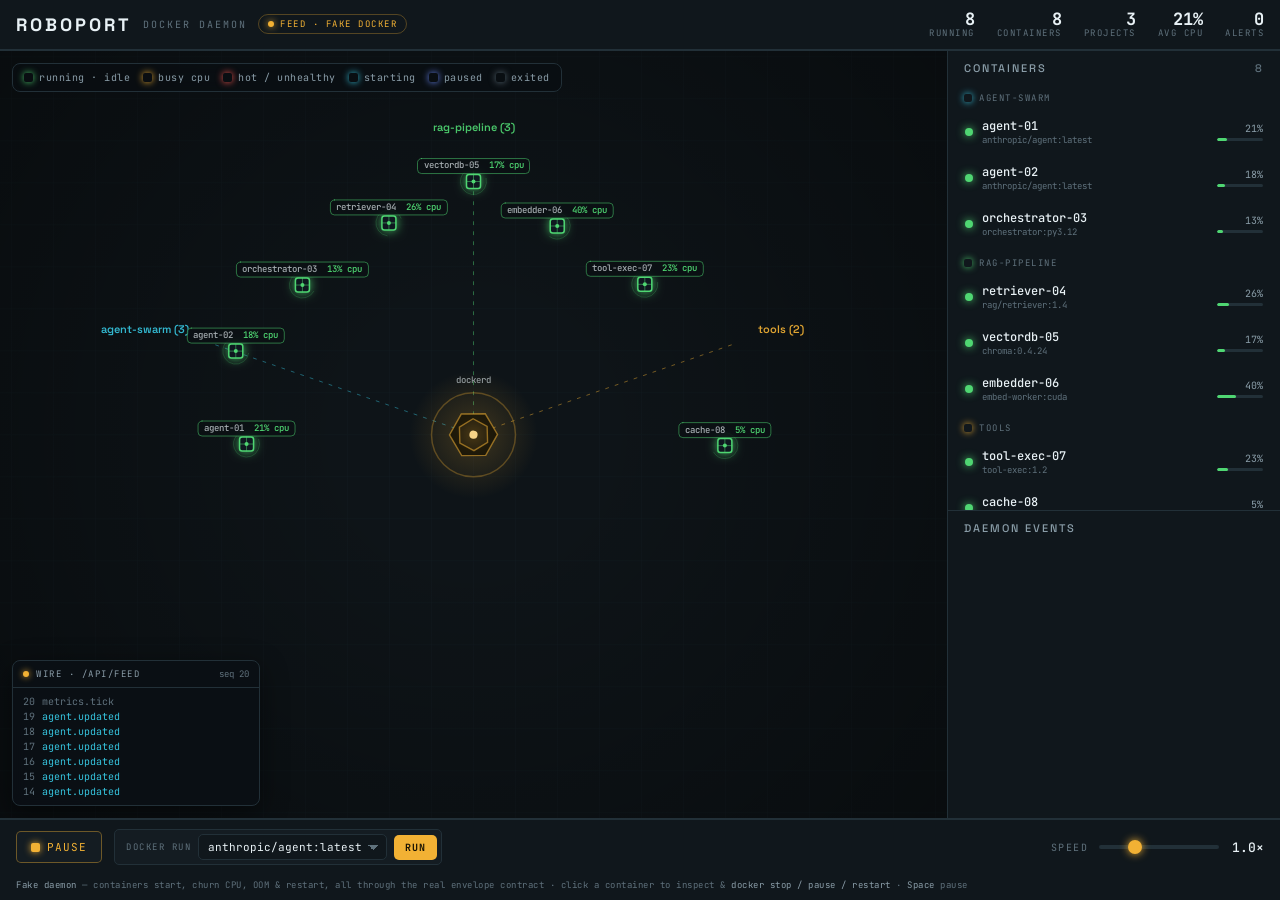
<file: control_surface/web/roboport-docker-demo.html>
<!DOCTYPE html>
<html lang="en">
<head>
<meta charset="UTF-8" />
<meta name="viewport" content="width=device-width, initial-scale=1.0" />
<title>ROBOPORT — Docker daemon (fake feed)</title>
<link rel="preconnect" href="https://fonts.googleapis.com" />
<link rel="preconnect" href="https://fonts.gstatic.com" crossorigin />
<link href="https://fonts.googleapis.com/css2?family=Space+Grotesk:wght@400;500;700&family=JetBrains+Mono:wght@400;500;700&display=swap" rel="stylesheet" />
<style>
  :root{
    --floor:#0e1418;--floor2:#0b1015;--panel:#141c22;--panel2:#10171c;
    --line:#223038;--line2:#2c3c46;--steel:#8a9da8;--steel-dim:#5f717c;--bright:#e8f1f5;
    --dispatch:#36c6e0;--work:#f2b134;--return:#4fd672;--dock:#6c8cff;--alert:#ff5a52;
    --r1:5px;--r2:8px;--r3:12px;--s2:8px;--s3:12px;--s4:16px;--s5:22px;
    --t-fast:120ms;--t-base:200ms;--ease:cubic-bezier(.4,0,.2,1);--shadow:0 8px 28px rgba(0,0,0,.45);
  }
  *{box-sizing:border-box}
  html,body{height:100%;margin:0}
  body{background:var(--floor2);color:var(--steel);font-family:"JetBrains Mono",ui-monospace,Menlo,monospace;font-size:13px;-webkit-font-smoothing:antialiased;overflow:hidden}
  .sr-only{position:absolute;width:1px;height:1px;padding:0;margin:-1px;overflow:hidden;clip:rect(0,0,0,0);border:0}
  .app{height:100dvh;display:grid;grid-template-columns:1fr 332px;grid-template-rows:auto 1fr auto;grid-template-areas:"hud hud" "stage side" "dock dock";gap:1px;background:var(--line)}

  .hud{grid-area:hud;background:var(--panel2);display:flex;align-items:center;gap:var(--s4);padding:10px var(--s4);border-bottom:1px solid var(--line)}
  .brand{display:flex;align-items:center;gap:11px;min-width:0}
  .brand h1{font-family:"Space Grotesk",sans-serif;font-weight:700;font-size:18px;letter-spacing:3px;color:var(--bright);margin:0;white-space:nowrap}
  .brand .sub{font-size:10px;letter-spacing:2px;text-transform:uppercase;color:var(--steel-dim);white-space:nowrap}
  .feedbadge{display:inline-flex;align-items:center;gap:6px;font-size:9px;letter-spacing:1.5px;text-transform:uppercase;color:var(--work);border:1px solid rgba(242,177,52,.3);border-radius:20px;padding:3px 9px;white-space:nowrap}
  .feedbadge .d{width:6px;height:6px;border-radius:50%;background:var(--work);box-shadow:0 0 7px var(--work);animation:pulse 1.4s infinite}
  @keyframes pulse{0%,100%{opacity:1}50%{opacity:.25}}
  .stats{display:flex;gap:var(--s5);margin-left:auto;flex-wrap:wrap;justify-content:flex-end}
  .stat{display:flex;flex-direction:column;align-items:flex-end;line-height:1.1}
  .stat .v{font-size:17px;font-weight:700;color:var(--bright)}
  .stat .v.warn{color:var(--work)}.stat .v.bad{color:var(--alert)}
  .stat .k{font-size:9px;letter-spacing:1.5px;text-transform:uppercase;color:var(--steel-dim)}

  .stage{grid-area:stage;position:relative;background:var(--floor);overflow:hidden}
  canvas{position:absolute;inset:0;width:100%;height:100%;display:block;cursor:default}
  .legend{position:absolute;left:12px;top:12px;z-index:3;display:flex;gap:13px;flex-wrap:wrap;background:rgba(10,15,19,.66);backdrop-filter:blur(6px);border:1px solid var(--line);border-radius:var(--r2);padding:7px 11px;pointer-events:none}
  .legend .it{display:flex;align-items:center;gap:6px;font-size:10px;letter-spacing:.5px;color:var(--steel)}
  .legend .sw{width:9px;height:9px;border-radius:2px;box-shadow:0 0 7px currentColor}

  .toasts{position:absolute;top:12px;right:12px;z-index:6;display:flex;flex-direction:column;gap:8px;width:250px}
  .toast{display:flex;gap:9px;align-items:flex-start;background:rgba(16,23,28,.94);border:1px solid var(--line2);border-left:3px solid var(--work);border-radius:var(--r2);padding:9px 11px;cursor:pointer;box-shadow:var(--shadow);animation:slidein var(--t-base) var(--ease)}
  .toast.bad{border-left-color:var(--alert)}.toast.info{border-left-color:var(--dispatch)}
  .toast .th{color:var(--bright);font-size:11px;font-weight:500}
  .toast .tb{color:var(--steel-dim);font-size:10px;margin-top:2px}
  .toast .tg{font-size:9px;color:var(--steel-dim);white-space:nowrap;margin-left:auto}
  @keyframes slidein{from{opacity:0;transform:translateX(16px)}to{opacity:1;transform:none}}

  .tip{position:absolute;z-index:7;pointer-events:none;background:rgba(10,15,19,.95);border:1px solid var(--line2);border-radius:var(--r1);padding:5px 8px;font-size:10px;color:var(--bright);white-space:nowrap;transform:translate(-50%,-130%);opacity:0;transition:opacity var(--t-fast)}
  .tip.on{opacity:1}.tip .s{color:var(--steel-dim)}

  .wire{position:absolute;left:12px;bottom:12px;z-index:4;width:248px;background:rgba(11,16,21,.92);backdrop-filter:blur(8px);border:1px solid var(--line);border-radius:var(--r2);overflow:hidden;box-shadow:var(--shadow)}
  .wire-h{display:flex;align-items:center;gap:7px;padding:7px 10px;cursor:pointer;border-bottom:1px solid var(--line);user-select:none}
  .wire-h .d{width:6px;height:6px;border-radius:50%;background:var(--work);box-shadow:0 0 6px var(--work);animation:pulse 1.4s infinite}
  .wire-h .t{font-size:9px;letter-spacing:1.5px;text-transform:uppercase;color:var(--steel)}
  .wire-h .c{margin-left:auto;font-size:9px;color:var(--steel-dim)}
  .wire-b{font-size:10px;line-height:1.5;padding:6px 10px;max-height:132px;overflow:hidden;transition:max-height var(--t-base) var(--ease)}
  .wire.min .wire-b{max-height:0;padding-top:0;padding-bottom:0}
  .wire.min .wire-h{border-bottom:none}
  .wl{display:flex;gap:7px;white-space:nowrap}
  .wl .sq{color:var(--steel-dim)}.wl .ty{color:var(--steel)}

  .inspector{position:absolute;right:12px;bottom:12px;z-index:5;width:266px;background:rgba(15,22,28,.95);backdrop-filter:blur(10px);border:1px solid var(--line2);border-radius:var(--r3);box-shadow:var(--shadow);overflow:hidden;transform:translateY(12px);opacity:0;pointer-events:none;transition:opacity var(--t-base),transform var(--t-base)}
  .inspector.on{transform:none;opacity:1;pointer-events:auto}
  .insp-head{display:flex;align-items:center;gap:9px;padding:11px var(--s3);border-bottom:1px solid var(--line)}
  .insp-head .ring{width:10px;height:10px;border-radius:50%;box-shadow:0 0 9px currentColor;flex:none}
  .insp-head .ttl{min-width:0}
  .insp-head .ttl .n{color:var(--bright);font-size:13px;font-weight:500;white-space:nowrap;overflow:hidden;text-overflow:ellipsis}
  .insp-head .ttl .ty{font-size:9px;letter-spacing:1.5px;text-transform:uppercase;color:var(--steel-dim);white-space:nowrap;overflow:hidden;text-overflow:ellipsis}
  .insp-head .x{margin-left:auto;background:none;border:none;color:var(--steel-dim);cursor:pointer;font-size:15px;line-height:1;padding:2px 4px;border-radius:4px}
  .insp-head .x:hover{color:var(--bright);background:var(--panel)}
  .insp-body{padding:var(--s3)}
  .insp-grid{display:grid;grid-template-columns:1fr 1fr;gap:9px var(--s3);margin-bottom:var(--s3)}
  .insp-grid .f .k{font-size:9px;letter-spacing:1px;text-transform:uppercase;color:var(--steel-dim)}
  .insp-grid .f .v{color:var(--bright);font-size:12px;margin-top:2px;white-space:nowrap;overflow:hidden;text-overflow:ellipsis}
  .bar{height:5px;border-radius:4px;background:var(--line);overflow:hidden;margin-top:5px}
  .bar i{display:block;height:100%;border-radius:4px;transition:width var(--t-base)}
  .barlbl{display:flex;justify-content:space-between;font-size:9px;color:var(--steel-dim);text-transform:uppercase;letter-spacing:1px;margin-top:8px}
  .insp-actions{display:flex;flex-wrap:wrap;gap:6px;padding:10px var(--s3) var(--s3)}
  .cmd{appearance:none;flex:1 1 auto;min-width:70px;border:1px solid var(--line2);background:var(--panel);color:var(--bright);font-family:inherit;font-size:10px;letter-spacing:.8px;text-transform:uppercase;padding:7px 8px;border-radius:var(--r1);cursor:pointer;transition:border-color var(--t-fast),background var(--t-fast),color var(--t-fast)}
  .cmd:hover{border-color:var(--steel-dim)}.cmd:active{transform:translateY(1px)}
  .cmd:focus-visible{outline:2px solid var(--dispatch);outline-offset:2px}
  .cmd.go{border-color:rgba(54,198,224,.45);color:var(--dispatch)}
  .cmd.warn{border-color:rgba(242,177,52,.45);color:var(--work)}
  .cmd.danger{border-color:rgba(255,90,82,.4);color:var(--alert)}
  .cmd.on{background:rgba(108,140,255,.16);border-color:var(--dock);color:var(--dock)}
  .cmd[disabled]{opacity:.38;cursor:not-allowed}

  .side{grid-area:side;background:var(--panel2);display:flex;flex-direction:column;min-height:0}
  .pane{display:flex;flex-direction:column;min-height:0}
  .pane.top{flex:1 1 60%;border-bottom:1px solid var(--line)}
  .pane.bot{flex:1 1 40%}
  .pane h2{margin:0;padding:10px var(--s4) 8px;font-family:"Space Grotesk",sans-serif;font-weight:500;font-size:11px;letter-spacing:2px;text-transform:uppercase;color:var(--steel);display:flex;align-items:center;gap:8px}
  .pane h2 .count{margin-left:auto;color:var(--steel-dim)}
  .scroll{overflow-y:auto;padding:0 var(--s2) 10px;min-height:0}
  .scroll::-webkit-scrollbar{width:8px}.scroll::-webkit-scrollbar-thumb{background:var(--line);border-radius:8px}
  .proj{font-size:9px;letter-spacing:1.5px;text-transform:uppercase;color:var(--steel-dim);padding:9px 8px 4px;display:flex;align-items:center;gap:7px}
  .proj .pd{width:8px;height:8px;border-radius:2px;box-shadow:0 0 7px currentColor}
  .ctr{display:grid;grid-template-columns:auto 1fr auto;gap:9px;align-items:center;padding:7px 8px;border-radius:var(--r2);margin:2px 0;cursor:pointer;border:1px solid transparent;transition:background var(--t-fast),border-color var(--t-fast)}
  .ctr:hover{background:var(--panel)}.ctr:focus-visible{outline:2px solid var(--dispatch);outline-offset:1px}
  .ctr.sel{background:var(--panel);border-color:var(--line2)}
  .ctr .pip{width:8px;height:8px;border-radius:50%;box-shadow:0 0 8px currentColor}
  .ctr .who{min-width:0}
  .ctr .name{color:var(--bright);font-size:12px;font-weight:500;white-space:nowrap;overflow:hidden;text-overflow:ellipsis}
  .ctr .img{font-size:9px;color:var(--steel-dim);white-space:nowrap;overflow:hidden;text-overflow:ellipsis}
  .ctr .met{display:flex;flex-direction:column;align-items:flex-end;gap:3px;min-width:48px}
  .ctr .met .cpu{font-size:10px;color:var(--steel)}
  .ctr .met .mini{width:46px;height:3px;border-radius:3px;background:var(--line);overflow:hidden}
  .ctr .met .mini i{display:block;height:100%;border-radius:3px}
  .logline{display:flex;gap:8px;padding:3px 6px;font-size:11px;line-height:1.45}
  .logline .t{color:var(--steel-dim);flex:none}.logline .m{color:var(--steel)}.logline .m b{font-weight:500}

  .dock{grid-area:dock;background:var(--panel2);border-top:1px solid var(--line);display:flex;align-items:center;gap:var(--s3);padding:9px var(--s4);flex-wrap:wrap}
  .btn{appearance:none;border:1px solid var(--line);background:var(--panel);color:var(--bright);font-family:inherit;font-size:11px;letter-spacing:1px;text-transform:uppercase;padding:8px 14px;border-radius:var(--r1);cursor:pointer;display:inline-flex;align-items:center;gap:7px;transition:border-color var(--t-fast)}
  .btn:hover{border-color:var(--steel-dim)}.btn:active{transform:translateY(1px)}
  .btn:focus-visible{outline:2px solid var(--dispatch);outline-offset:2px}
  .btn.primary{border-color:rgba(242,177,52,.4);color:var(--work)}
  .btn .ic{width:9px;height:9px;border-radius:2px;background:currentColor;box-shadow:0 0 7px currentColor}
  .injector{display:flex;align-items:center;gap:7px;background:var(--panel);border:1px solid var(--line);border-radius:var(--r1);padding:4px 4px 4px 11px}
  .injector label{font-size:9px;letter-spacing:1.5px;text-transform:uppercase;color:var(--steel-dim)}
  .injector select{appearance:none;background:var(--panel2);border:1px solid var(--line);color:var(--bright);font-family:inherit;font-size:11px;padding:5px 24px 5px 9px;border-radius:var(--r1);cursor:pointer;background-image:linear-gradient(45deg,transparent 50%,var(--steel-dim) 50%),linear-gradient(135deg,var(--steel-dim) 50%,transparent 50%);background-position:calc(100% - 13px) 50%,calc(100% - 8px) 50%;background-size:5px 5px;background-repeat:no-repeat}
  .injector .run{border:none;background:var(--work);color:#1a1304;font-weight:700;padding:6px 11px;border-radius:var(--r1);font-family:inherit;font-size:10px;letter-spacing:1px;text-transform:uppercase;cursor:pointer}
  .speed{display:flex;align-items:center;gap:9px;margin-left:auto}
  .speed label{font-size:10px;letter-spacing:1.5px;text-transform:uppercase;color:var(--steel-dim)}
  .speed output{color:var(--bright);min-width:34px;text-align:right;font-weight:500}
  input[type=range]{-webkit-appearance:none;appearance:none;width:120px;height:4px;border-radius:4px;background:var(--line);outline:none}
  input[type=range]::-webkit-slider-thumb{-webkit-appearance:none;width:14px;height:14px;border-radius:50%;background:var(--work);box-shadow:0 0 8px var(--work);cursor:pointer}
  input[type=range]::-moz-range-thumb{width:14px;height:14px;border:none;border-radius:50%;background:var(--work);box-shadow:0 0 8px var(--work);cursor:pointer}
  .hint{font-size:9px;color:var(--steel-dim);letter-spacing:.5px;width:100%;padding-top:2px}
  .hint b{color:var(--steel);font-weight:400}

  @media (max-width:880px){
    .app{grid-template-columns:1fr;grid-template-rows:auto minmax(44dvh,1fr) auto auto;grid-template-areas:"hud" "stage" "side" "dock"}
    .side{flex-direction:row;max-height:30dvh}.pane.top{flex:1 1 50%;border-bottom:none;border-right:1px solid var(--line)}.pane.bot{flex:1 1 50%}
    .wire{display:none}.inspector{right:8px;left:8px;width:auto}.speed{margin-left:0}.hint{display:none}.brand .sub{display:none}
  }
  @media (prefers-reduced-motion:reduce){.feedbadge .d,.wire-h .d{animation:none}.toast{animation:none}}
</style>
</head>
<body>
<div class="app">
  <header class="hud">
    <div class="brand"><h1>ROBOPORT</h1><span class="sub">docker daemon</span>
      <span class="feedbadge"><span class="d"></span><span>feed · fake docker</span></span></div>
    <div class="stats">
      <div class="stat"><span class="v" id="s-run">0</span><span class="k">running</span></div>
      <div class="stat"><span class="v" id="s-total">0</span><span class="k">containers</span></div>
      <div class="stat"><span class="v" id="s-proj">0</span><span class="k">projects</span></div>
      <div class="stat"><span class="v" id="s-cpu">0%</span><span class="k">avg cpu</span></div>
      <div class="stat"><span class="v" id="s-alerts">0</span><span class="k">alerts</span></div>
    </div>
  </header>

  <main class="stage">
    <canvas id="c" aria-hidden="true"></canvas>
    <div class="legend" aria-hidden="true">
      <span class="it"><span class="sw" style="color:var(--return)"></span>running · idle</span>
      <span class="it"><span class="sw" style="color:var(--work)"></span>busy cpu</span>
      <span class="it"><span class="sw" style="color:var(--alert)"></span>hot / unhealthy</span>
      <span class="it"><span class="sw" style="color:var(--dispatch)"></span>starting</span>
      <span class="it"><span class="sw" style="color:var(--dock)"></span>paused</span>
      <span class="it"><span class="sw" style="color:var(--steel-dim)"></span>exited</span>
    </div>
    <div class="toasts" id="toasts" aria-live="polite"></div>
    <div class="tip" id="tip"></div>
    <div class="wire" id="wire">
      <div class="wire-h" id="wire-h"><span class="d"></span><span class="t">wire · /api/feed</span><span class="c" id="wire-c">seq 0</span></div>
      <div class="wire-b" id="wire-b"></div>
    </div>
    <aside class="inspector" id="inspector" role="region" aria-label="Container inspector">
      <div class="insp-head"><span class="ring" id="i-ring"></span><div class="ttl"><div class="n" id="i-name">—</div><div class="ty" id="i-type">—</div></div><button class="x" id="i-close" aria-label="Clear">✕</button></div>
      <div class="insp-body" id="i-body"></div>
      <div class="insp-actions" id="i-actions"></div>
    </aside>
  </main>

  <aside class="side">
    <section class="pane top"><h2>Containers <span class="count" id="ctr-count">0</span></h2><div class="scroll" id="ctrs" role="listbox" aria-label="Containers" tabindex="0"></div></section>
    <section class="pane bot"><h2>Daemon events</h2><div class="scroll" id="log" aria-live="off"></div></section>
  </aside>

  <footer class="dock">
    <button class="btn primary" id="btn-play"><span class="ic"></span><span id="play-label">Pause</span></button>
    <div class="injector"><label for="run-img">docker run</label><select id="run-img" aria-label="Image to run"></select><button class="run" id="btn-run">Run</button></div>
    <div class="speed"><label for="speed">Speed</label><input type="range" id="speed" min="0.25" max="3" step="0.25" value="1" /><output id="speed-out">1.0×</output></div>
    <div class="hint"><b>Fake daemon</b> — containers start, churn CPU, OOM &amp; restart, all through the real envelope contract · click a container to inspect &amp; <b>docker stop / pause / restart</b> · <b>Space</b> pause</div>
  </footer>
</div>
<div class="sr-only" id="sr" aria-live="polite"></div>

<script>
"use strict";
/* =====================================================================
   PART A — FAKE DOCKER DAEMON  (stands in for collector.py + dockerd)
   Owns all truth about containers. Emits the SAME §4 envelopes the real
   collector emits, so PART C is a byte-for-byte preview of production.
   ===================================================================== */
function createFakeDocker(){
  const PROJECTS=[
    {project:"agent-swarm",color:"#36c6e0"},
    {project:"rag-pipeline",color:"#4fd672"},
    {project:"tools",color:"#f2b134"},
  ];
  const IMAGES=[
    {image:"anthropic/agent:latest",service:"agent",project:"agent-swarm",base:35},
    {image:"anthropic/agent:latest",service:"agent",project:"agent-swarm",base:30},
    {image:"orchestrator:py3.12",service:"orchestrator",project:"agent-swarm",base:18},
    {image:"rag/retriever:1.4",service:"retriever",project:"rag-pipeline",base:25},
    {image:"chroma:0.4.24",service:"vectordb",project:"rag-pipeline",base:14},
    {image:"embed-worker:cuda",service:"embedder",project:"rag-pipeline",base:40},
    {image:"tool-exec:1.2",service:"tool-exec",project:"tools",base:20},
    {image:"redis:7-alpine",service:"cache",project:"tools",base:6},
  ];
  let seq=0, subs=[], idN=0, born=performance.now();
  const containers=new Map();
  let spawnTimer=6, chaosTimer=5, metricTimer=0, alertN=0;
  const now=()=>new Date().toISOString();

  function emit(type,data){seq++;const env={v:1,seq,ts:now(),type,data};for(const s of subs)s(env);}
  const subscribe=cb=>{subs.push(cb);return()=>{subs=subs.filter(x=>x!==cb);};};
  const log=html=>emit("log.appended",{html,ts:now()});
  function alert(kind,title,body,target){emit("alert.raised",{alert_id:"al_"+(++alertN),kind,title,body,target,raised_at:now(),ttl_s:6});}

  function shortId(){return (Math.random().toString(16)+"000000000000").slice(2,14);}
  const projColor=p=>(PROJECTS.find(x=>x.project===p)||{}).color||"#8a9da8";

  function state(c){
    if(c.status==="created"||c.status==="restarting")return "dispatched";
    if(c.status==="paused")return "returning";
    if(c.status==="exited")return "docked";
    return c.cpu>=12?"working":"docked";   // running
  }
  function dto(c){return{agent_id:c.id,name:c.name,zone_id:"zone."+c.project,station_id:"stn."+c.service,
    state:state(c),energy:+Math.max(0,100-c.cpu).toFixed(1),hold:c.status==="paused",
    cpu_pct:+c.cpu.toFixed(1),mem_pct:+c.mem.toFixed(1),image:c.image,service:c.service,project:c.project,
    status:c.status,color:projColor(c.project),completed_total:c.restarts,error:c.error,rev:c.rev,updated_at:now()};}
  const push=(c,t="agent.updated")=>{c.rev++;emit(t,dto(c));};

  function create(spec,silent){
    idN++;const id=shortId();
    const c={id,name:spec.service+"-"+String(idN).padStart(2,"0"),image:spec.image,service:spec.service,
      project:spec.project,base:spec.base,cpu:0,mem:8+Math.random()*10,status:"created",restarts:0,error:null,rev:0,_age:0};
    containers.set(id,c);
    push(c,"agent.added");
    if(!silent)log(`<b style="color:${projColor(c.project)}">${c.name}</b> created`);
    // created -> running shortly
    c._startIn=0.5+Math.random()*0.8;
    return c;
  }

  function tick(dt){
    if(dt<=0)return;
    for(const c of containers.values()){
      c._age+=dt;
      if(c.status==="created"){c._startIn-=dt;if(c._startIn<=0){c.status="running";c.cpu=c.base*0.4;push(c);log(`<b style="color:${projColor(c.project)}">${c.name}</b> started`);}continue;}
      if(c.status!=="running")continue;
      // CPU random-walk around base + occasional bursts; mem creeps
      const target=c.base*(0.5+0.9*(0.5+0.5*Math.sin(c._age*0.6+c.base)));
      c.cpu+=(target-c.cpu)*Math.min(1,dt*1.4)+(Math.random()-0.5)*6*dt;
      if(Math.random()<dt*0.05)c.cpu=Math.min(98,c.cpu+30+Math.random()*30); // burst
      c.cpu=Math.max(0,Math.min(100,c.cpu));
      c.mem=Math.max(4,Math.min(100,c.mem+(Math.random()-0.42)*4*dt+(c.cpu>70?2*dt:0)));
      if(c._age%1<dt){push(c);}                     // ~1/s telemetry like the poller
      if(c.cpu>92)alert("warning",c.name+" hot",`CPU ${Math.round(c.cpu)}% on ${c.name}.`,{type:"agent",id:c.id});
      if(c.mem>=99){c.status="exited";c.error="OOMKilled";c.restarts++;push(c);alert("critical",c.name+" OOMKilled","Container exceeded its memory limit.",{type:"agent",id:c.id});log(`<b style="color:#ff5a52">${c.name}</b> OOMKilled`);c._restartIn=1.2+Math.random();}
    }
    // exited containers with restart policy come back
    for(const c of containers.values()){if(c.status==="exited"&&c._restartIn!=null){c._restartIn-=dt;if(c._restartIn<=0){c._restartIn=null;c.status="running";c.error=null;c.cpu=c.base*0.4;c.mem=10+Math.random()*8;c.restarts++;push(c,"agent.updated");log(`<b style="color:#4fd672">${c.name}</b> restarted`);}}}

    // spontaneous lifecycle churn so it feels live
    spawnTimer-=dt;
    if(spawnTimer<=0){spawnTimer=7+Math.random()*7;
      if(containers.size<14&&Math.random()<0.7)create(IMAGES[(Math.random()*IMAGES.length)|0]);
    }
    chaosTimer-=dt;
    if(chaosTimer<=0){chaosTimer=9+Math.random()*8;
      const running=[...containers.values()].filter(c=>c.status==="running");
      if(running.length>4&&Math.random()<0.5){const c=running[(Math.random()*running.length)|0];
        c.status="exited";c.error="Exited (0)";push(c);log(`<b style="color:#8a9da8">${c.name}</b> exited (0)`);
        setTimeout(()=>{},0);c._gcIn=3+Math.random()*4;}
    }
    // garbage-collect long-exited (no restart) containers
    for(const c of [...containers.values()]){if(c._gcIn!=null){c._gcIn-=dt;if(c._gcIn<=0){containers.delete(c.id);emit("agent.removed",{agent_id:c.id});log(`<b style="color:#8a9da8">${c.name}</b> removed`);}}}

    metricTimer-=dt;if(metricTimer<=0){metricTimer=1.0;emit("metrics.tick",metrics());}
  }

  function metrics(){const all=[...containers.values()];const run=all.filter(c=>c.status==="running");
    const cpu=run.length?run.reduce((a,c)=>a+c.cpu,0)/run.length:0;
    return{running:run.length,total:all.length,projects:new Set(all.map(c=>c.project)).size,avg_cpu:+cpu.toFixed(0),
      active_agents:run.length,total_agents:all.length,uptime_s:Math.floor((performance.now()-born)/1000),ts:now()};}

  function snapshot(){return{config:{network:"Docker daemon",source:"docker-mock",images:IMAGES.map(i=>i.image).filter((v,i,a)=>a.indexOf(v)===i)},
    agents:[...containers.values()].map(dto),projects:PROJECTS,metrics:metrics()};}
  function emitSnapshot(){seq++;const env={v:1,seq,ts:now(),type:"snapshot",data:snapshot()};for(const s of subs)s(env);}

  function handleCommand(cmd){
    const c=containers.get((cmd.target||{}).id);const ok=()=>({command_id:cmd.command_id,status:"accepted"});
    const rej=r=>({command_id:cmd.command_id,status:"rejected",reason:r});
    if(!c&&cmd.type!=="docker.run")return rej("unknown container");
    try{switch(cmd.type){
      case "agent.hold":case "agent.recall":if(c.status!=="running")return rej("not running");c.status="paused";push(c);log(`<b style="color:#6c8cff">${c.name}</b> paused`);return ok();
      case "agent.resume":if(c.status!=="paused")return rej("not paused");c.status="running";push(c);log(`<b style="color:#4fd672">${c.name}</b> unpaused`);return ok();
      case "agent.retire":c.status="exited";c.error="Stopped";c._gcIn=2.5;push(c);log(`<b style="color:#ff5a52">${c.name}</b> stopped`);return ok();
      case "agent.restart":c.status="running";c.error=null;c.cpu=c.base*0.4;c.mem=10;c.restarts++;c._gcIn=null;c._restartIn=null;push(c);log(`<b style="color:#4fd672">${c.name}</b> restarted`);return ok();
      case "docker.run":{const spec=IMAGES.find(i=>i.image===(cmd.args||{}).image)||IMAGES[0];create(spec);return ok();}
      default:return rej("unsupported "+cmd.type);
    }}catch(e){return rej(e.message);}
  }

  // boot state — seed every project so the daemon reads full immediately
  IMAGES.forEach(s=>{const c=create(s,true);c.status="running";c.cpu=s.base*(0.4+Math.random()*0.5);c.mem=15+Math.random()*25;});
  log(`<b style="color:#4fd672">dockerd online</b> · ${containers.size} containers · ${PROJECTS.length} projects`);

  return {subscribe,getSnapshot:emitSnapshot,handleCommand,tick,IMAGES,PROJECTS,get seq(){return seq;}};
}

/* =====================================================================
   PART B — FEED CLIENT  (identical seam to production; mock-bound here)
   To go live: swap this body for a WebSocket to ws://host/api/feed and
   POST /api/commands (see roboport-collector/README.md). PART C unchanged.
   ===================================================================== */
function createFeed(backend){
  let lastSeq=0,onEnvelope=()=>{};
  function route(env){if(env.type!=="snapshot"&&lastSeq&&env.seq!==lastSeq+1){backend.getSnapshot();return;}lastSeq=env.seq;onEnvelope(env);}
  backend.subscribe(route);
  return {connect(){backend.getSnapshot();},onEnvelope(cb){onEnvelope=cb;},tick(dt){backend.tick(dt);},
    command(type,target,args={}){return backend.handleCommand({command_id:"c_"+Math.random().toString(36).slice(2),type,target,args,issued_by:"operator",ts:new Date().toISOString()});},
    images(){return backend.IMAGES;},get seq(){return lastSeq;}};
}

/* =====================================================================
   PART C — CLIENT  (pure feed consumer: project envelopes -> render)
   ===================================================================== */
(function(){
  const reduceMotion=window.matchMedia("(prefers-reduced-motion: reduce)").matches;
  const canvas=document.getElementById("c"),ctx=canvas.getContext("2d");
  const T={floor:"#0e1418",steel:"#8a9da8",steelDim:"#5f717c",bright:"#e8f1f5",dispatch:"#36c6e0",work:"#f2b134",return:"#4fd672",dock:"#6c8cff",alert:"#ff5a52"};
  let DPR=Math.min(window.devicePixelRatio||1,2),W=0,H=0,cx=0,cy=0,ringR=0;
  const M={containers:new Map(),projects:[],metrics:{running:0,total:0,projects:0,avg_cpu:0}};
  const sparks=[],logE=[],toasts=[],wireLines=[];
  let selected=null,hovered=null,running=true,simSpeed=1;
  let logDirty=true,wireDirty=true,alertCount=0;
  const mouse={x:-999,y:-999};

  function layout(){const r=canvas.getBoundingClientRect();W=r.width;H=r.height;canvas.width=Math.round(W*DPR);canvas.height=Math.round(H*DPR);ctx.setTransform(DPR,0,0,DPR,0,0);cx=W/2;cy=H/2;ringR=Math.min(W,H)*0.40;}

  /* slot geometry: containers fan across the top hemisphere (clears wire + inspector) */
  const FAN=Math.PI*1.18;
  function projAngle(project){const i=Math.max(0,M.projects.findIndex(p=>p.project===project));const n=Math.max(1,M.projects.length);return -Math.PI/2+((i-(n-1)/2)/n)*FAN;}
  function slot(c){
    const base=projAngle(c.project), span=(FAN/Math.max(1,M.projects.length))*0.62;
    const peers=[...M.containers.values()].filter(x=>x.project===c.project);
    const k=peers.findIndex(x=>x.agent_id===c.agent_id), n=Math.max(1,peers.length);
    const ang=base+(n>1?(k/(n-1)-0.5):0)*span;
    const out=(c.status==="exited")?0.34:0.74+((k%2)?0.08:0);
    return {x:cx+Math.cos(ang)*ringR*out,y:cy+Math.sin(ang)*ringR*out};
  }

  /* ---- ingestion ---- */
  function hydrate(d){M.projects=d.projects||[];M.containers.clear();for(const a of d.agents)addC(a);M.metrics=d.metrics;populateRun(d);}
  function addC(dto){const s={...dto,x:cx,y:cy,_prev:dto.state,bob:Math.random()*6.28,spin:Math.random()*6.28,trail:[],spawn:performance.now()};const p=slot(s);s.x=p.x+(Math.random()-.5)*4;s.y=p.y+(Math.random()-.5)*4;M.containers.set(dto.agent_id,s);return s;}
  function applyC(dto){let c=M.containers.get(dto.agent_id);if(!c){addC(dto);return;}if(dto.rev<c.rev)return;for(const k in dto)c[k]=dto[k];}
  function route(env){
    pushWire(env);
    switch(env.type){
      case "snapshot":hydrate(env.data);break;
      case "agent.added":case "agent.updated":applyC(env.data);break;
      case "agent.removed":{const c=M.containers.get(env.data.agent_id);if(c){M.containers.delete(env.data.agent_id);if(selected&&selected===env.data.agent_id)clearSel();}break;}
      case "metrics.tick":M.metrics=env.data;break;
      case "alert.raised":pushToast(env.data);break;
      case "log.appended":logE.unshift({t:hhmm(env.data.ts),html:env.data.html});if(logE.length>60)logE.pop();logDirty=true;break;
    }
  }
  const hhmm=iso=>{const d=new Date(iso);return String(d.getMinutes()).padStart(2,"0")+":"+String(d.getSeconds()).padStart(2,"0");};

  /* ---- color / state ---- */
  function ccolor(c){
    if(c.status==="exited")return T.steelDim;
    if(c.status==="paused")return T.dock;
    if(c.status==="created"||c.status==="restarting")return T.dispatch;
    if(c.cpu_pct>85)return T.alert;
    if(c.cpu_pct>45)return T.work;
    return T.return;
  }
  function tagFor(c){if(c.status==="exited")return c.error||"exited";if(c.status==="paused")return "⏸ paused";if(c.status==="created")return "starting…";return Math.round(c.cpu_pct)+"% cpu";}

  /* ---- animation (positions only) ---- */
  function animate(sdt){
    for(const c of M.containers.values()){
      c.bob+=sdt*2;c.spin+=sdt*(c.status==="running"?14:5);
      const p=slot(c);const lerp=c.status==="created"?2.5:4;c.x+=(p.x-c.x)*Math.min(1,sdt*lerp);c.y+=(p.y-c.y)*Math.min(1,sdt*lerp);
      const moving=Math.hypot(p.x-c.x,p.y-c.y)>2;
      if(moving){c.trail.push({x:c.x,y:c.y});if(c.trail.length>14)c.trail.shift();}else if(c.trail.length)c.trail.shift();
      if(c.status==="running"&&c.cpu_pct>45&&Math.random()<sdt*(c.cpu_pct/8)){const col=ccolor(c);sparks.push({x:c.x+(Math.random()-.5)*18,y:c.y+(Math.random()-.5)*18,vx:(Math.random()-.5)*24,vy:-16-Math.random()*26,life:1,hue:col});}
      c.tag=tagFor(c);
    }
    for(let i=sparks.length-1;i>=0;i--){const s=sparks[i];s.x+=s.vx*sdt;s.y+=s.vy*sdt;s.vy+=70*sdt;s.life-=sdt*1.6;if(s.life<=0)sparks.splice(i,1);}
  }

  /* ---- render ---- */
  function rr(c,x,y,w,h,r){c.beginPath();c.moveTo(x+r,y);c.arcTo(x+w,y,x+w,y+h,r);c.arcTo(x+w,y+h,x,y+h,r);c.arcTo(x,y+h,x,y,r);c.arcTo(x,y,x+w,y,r);c.closePath();}
  function selRing(x,y,r,col){const t=performance.now()*0.002;ctx.save();ctx.translate(x,y);ctx.rotate(reduceMotion?0:t);ctx.strokeStyle=col;ctx.lineWidth=1.5;ctx.setLineDash([4,5]);ctx.globalAlpha=.95;ctx.beginPath();ctx.arc(0,0,r,0,6.283);ctx.stroke();ctx.setLineDash([]);ctx.restore();}
  const dim=()=>selected?0.4:1;

  function drawGrid(){ctx.fillStyle=T.floor;ctx.fillRect(0,0,W,H);ctx.strokeStyle="rgba(22,32,40,.32)";ctx.lineWidth=1;const g=42;ctx.beginPath();for(let x=cx%g;x<W;x+=g){ctx.moveTo(x,0);ctx.lineTo(x,H);}for(let y=cy%g;y<H;y+=g){ctx.moveTo(0,y);ctx.lineTo(W,y);}ctx.stroke();const gr=ctx.createRadialGradient(cx,cy,ringR*0.4,cx,cy,Math.max(W,H)*0.78);gr.addColorStop(0,"rgba(0,0,0,0)");gr.addColorStop(1,"rgba(0,0,0,0.5)");ctx.fillStyle=gr;ctx.fillRect(0,0,W,H);}
  function drawSectors(){
    M.projects.forEach((p)=>{const ang=projAngle(p.project);const lx=cx+Math.cos(ang)*ringR*0.98,ly=cy+Math.sin(ang)*ringR*0.98;
      const cnt=[...M.containers.values()].filter(c=>c.project===p.project).length;
      ctx.save();ctx.globalAlpha=.45;ctx.strokeStyle=p.color;ctx.lineWidth=1;ctx.setLineDash([3,7]);ctx.beginPath();ctx.moveTo(cx,cy);ctx.lineTo(cx+Math.cos(ang)*ringR*0.9,cy+Math.sin(ang)*ringR*0.9);ctx.stroke();ctx.setLineDash([]);ctx.restore();
      ctx.font="600 11px 'Space Grotesk',sans-serif";ctx.textAlign=Math.cos(ang)<-.2?"end":Math.cos(ang)>.2?"start":"center";ctx.textBaseline="bottom";ctx.fillStyle=p.color;ctx.globalAlpha=.92;ctx.fillText(p.project+" ("+cnt+")",lx,ly);ctx.globalAlpha=1;});
  }
  function drawHost(){
    const t=performance.now()*0.001;
    ctx.save();ctx.globalAlpha=.5;const g=ctx.createRadialGradient(cx,cy,4,cx,cy,64);g.addColorStop(0,"rgba(242,177,52,0.4)");g.addColorStop(1,"rgba(242,177,52,0)");ctx.fillStyle=g;ctx.beginPath();ctx.arc(cx,cy,64,0,6.283);ctx.fill();ctx.restore();
    ctx.strokeStyle="rgba(242,177,52,0.3)";ctx.lineWidth=1.5;ctx.beginPath();ctx.arc(cx,cy,42,0,6.283);ctx.stroke();
    ctx.save();ctx.translate(cx,cy);ctx.rotate(reduceMotion?0:t);
    for(let i=0;i<2;i++){const rr2=24-i*8;ctx.beginPath();for(let k=0;k<6;k++){const a=k*Math.PI/3+(i?t*0.5:-t*0.4),px=Math.cos(a)*rr2,py=Math.sin(a)*rr2;k?ctx.lineTo(px,py):ctx.moveTo(px,py);}ctx.closePath();ctx.fillStyle=i?"#27200f":"#1c1708";ctx.fill();ctx.strokeStyle="rgba(242,177,52,0.55)";ctx.lineWidth=1.4;ctx.stroke();}
    ctx.fillStyle="#f7d488";ctx.shadowColor="#f2b134";ctx.shadowBlur=16;ctx.beginPath();ctx.arc(0,0,5+Math.sin(t*3)*1,0,6.283);ctx.fill();ctx.restore();
    ctx.font="500 9px 'JetBrains Mono',monospace";ctx.textAlign="center";ctx.textBaseline="bottom";ctx.fillStyle="rgba(232,241,245,.6)";ctx.fillText("dockerd",cx,cy-50);
  }
  function drawContainer(c){
    const col=ccolor(c),sel=selected===c.agent_id,hov=hovered===c.agent_id;
    const bob=reduceMotion?0:Math.sin(c.bob)*1.6,x=c.x,y=c.y+bob;
    ctx.globalAlpha=sel||hov?1:dim();
    if(c.trail.length>1&&!reduceMotion){ctx.lineWidth=2;ctx.lineCap="round";for(let i=1;i<c.trail.length;i++){ctx.strokeStyle=col;ctx.globalAlpha=(sel||hov?1:dim())*(i/c.trail.length)*0.5;ctx.beginPath();ctx.moveTo(c.trail[i-1].x,c.trail[i-1].y);ctx.lineTo(c.trail[i].x,c.trail[i].y);ctx.stroke();}ctx.globalAlpha=sel||hov?1:dim();}
    ctx.save();ctx.translate(x,y);
    // container = a box (a "shipping crate")
    if(c.status==="running"&&!reduceMotion){ctx.globalAlpha=ctx.globalAlpha*0.2;ctx.strokeStyle=col;ctx.lineWidth=1;ctx.beginPath();ctx.arc(0,0,13,c.spin,c.spin+4.2);ctx.stroke();ctx.globalAlpha=sel||hov?1:dim();}
    if(c.hold||c.status==="paused"){ctx.strokeStyle=T.dock;ctx.lineWidth=1.5;ctx.globalAlpha=ctx.globalAlpha*0.6;ctx.beginPath();ctx.arc(0,0,13,0,6.283);ctx.stroke();ctx.globalAlpha=sel||hov?1:dim();}
    ctx.shadowColor=col;ctx.shadowBlur=hov||sel?15:(c.status==="exited"?3:11);ctx.fillStyle="#0f1820";rr(ctx,-7,-7,14,14,2.5);ctx.fill();ctx.shadowBlur=0;ctx.lineWidth=1.5;ctx.strokeStyle=col;ctx.stroke();
    // crate cross-lines
    ctx.strokeStyle=col;ctx.globalAlpha=ctx.globalAlpha*0.5;ctx.lineWidth=1;ctx.beginPath();ctx.moveTo(-7,0);ctx.lineTo(7,0);ctx.moveTo(0,-7);ctx.lineTo(0,7);ctx.stroke();ctx.globalAlpha=sel||hov?1:dim();
    ctx.fillStyle=col;ctx.beginPath();ctx.arc(0,0,2,0,6.283);ctx.fill();
    ctx.restore();
    // cpu ring when selected
    if(sel){selRing(x,y,19,col);ctx.save();ctx.translate(x,y);ctx.strokeStyle="rgba(255,255,255,.12)";ctx.lineWidth=2.5;ctx.beginPath();ctx.arc(0,0,24,0,6.283);ctx.stroke();ctx.strokeStyle=col;ctx.beginPath();ctx.arc(0,0,24,-Math.PI/2,-Math.PI/2+(c.cpu_pct/100)*6.283);ctx.stroke();ctx.restore();}
    if(c.tag){ctx.font="500 9px 'JetBrains Mono',monospace";const label=c.name,tw=ctx.measureText(label+"  "+c.tag).width+12,tx=x-tw/2,ty=y-23;ctx.fillStyle="rgba(10,15,19,0.8)";rr(ctx,tx,ty,tw,15,4);ctx.fill();ctx.strokeStyle=col;ctx.globalAlpha=(sel||hov?1:dim())*0.5;ctx.lineWidth=1;rr(ctx,tx,ty,tw,15,4);ctx.stroke();ctx.globalAlpha=sel||hov?1:dim();ctx.textAlign="left";ctx.textBaseline="middle";ctx.fillStyle="rgba(232,241,245,0.7)";ctx.fillText(label,tx+6,ty+7.5);const lw=ctx.measureText(label+"  ").width;ctx.fillStyle=col;ctx.fillText(c.tag,tx+6+lw,ty+7.5);}
    ctx.globalAlpha=1;
  }
  function drawSparks(){for(const s of sparks){ctx.globalAlpha=Math.max(0,s.life)*(selected?dim():1);ctx.fillStyle=s.hue;ctx.shadowColor=s.hue;ctx.shadowBlur=6;ctx.beginPath();ctx.arc(s.x,s.y,1.5,0,6.283);ctx.fill();}ctx.globalAlpha=1;ctx.shadowBlur=0;}
  function render(){drawGrid();drawSectors();drawHost();drawSparks();[...M.containers.values()].sort((a,b)=>a.y-b.y).forEach(drawContainer);}

  /* ---- DOM ---- */
  const el=id=>document.getElementById(id);
  const D={run:el("s-run"),total:el("s-total"),proj:el("s-proj"),cpu:el("s-cpu"),alerts:el("s-alerts"),
    ctrs:el("ctrs"),ctrCount:el("ctr-count"),log:el("log"),toasts:el("toasts"),tip:el("tip"),sr:el("sr"),
    wireB:el("wire-b"),wireC:el("wire-c"),iRing:el("i-ring"),iName:el("i-name"),iType:el("i-type"),iBody:el("i-body"),iActions:el("i-actions"),insp:el("inspector")};
  const ecolor=p=>p>85?T.alert:p>45?T.work:T.return;

  function refresh(){
    D.run.textContent=M.metrics.running;D.total.textContent=M.metrics.total;D.proj.textContent=M.metrics.projects;
    D.cpu.textContent=M.metrics.avg_cpu+"%";D.cpu.className="v"+(M.metrics.avg_cpu>70?" bad":M.metrics.avg_cpu>45?" warn":"");
    D.alerts.textContent=alertCount;D.alerts.className="v"+(alertCount?" bad":"");
    D.ctrCount.textContent=M.containers.size;
    // group by project
    let html="";
    for(const p of M.projects){
      const list=[...M.containers.values()].filter(c=>c.project===p.project);
      if(!list.length)continue;
      html+=`<div class="proj"><span class="pd" style="color:${p.color}"></span>${p.project}</div>`;
      html+=list.map(c=>{const col=ccolor(c),sc=selected===c.agent_id?" sel":"";return `<div class="ctr${sc}" role="option" tabindex="0" data-cid="${c.agent_id}" aria-selected="${sc?"true":"false"}"><span class="pip" style="color:${col};background:${col}"></span><div class="who"><div class="name">${c.name}</div><div class="img">${c.image}</div></div><div class="met"><div class="cpu">${c.status==="running"?Math.round(c.cpu_pct)+"%":c.status}</div><div class="mini"><i style="width:${c.status==="running"?c.cpu_pct:0}%;background:${col}"></i></div></div></div>`;}).join("");
    }
    D.ctrs.innerHTML=html||'<div class="proj">no containers</div>';
    if(logDirty){D.log.innerHTML=logE.map(e=>`<div class="logline"><span class="t">${e.t}</span><span class="m">${e.html}</span></div>`).join("");logDirty=false;}
    if(selected)renderInsp();
  }

  function renderInsp(){
    const c=M.containers.get(selected);if(!c){clearSel();return;}const col=ccolor(c);
    D.insp.classList.add("on");D.iRing.style.color=col;D.iRing.style.background=col;D.iName.textContent=c.name;D.iType.textContent=c.image;
    D.iBody.innerHTML=`<div class="insp-grid"><div class="f"><div class="k">status</div><div class="v" style="color:${col}">${c.status}</div></div><div class="f"><div class="k">project</div><div class="v">${c.project}</div></div><div class="f"><div class="k">service</div><div class="v">${c.service}</div></div><div class="f"><div class="k">restarts</div><div class="v">${c.completed_total||0}</div></div></div>
      <div class="barlbl"><span>cpu</span><span>${Math.round(c.cpu_pct)}%</span></div><div class="bar"><i style="width:${c.cpu_pct}%;background:${ecolor(c.cpu_pct)};box-shadow:0 0 6px ${ecolor(c.cpu_pct)}"></i></div>
      <div class="barlbl"><span>mem</span><span>${Math.round(c.mem_pct)}%</span></div><div class="bar"><i style="width:${c.mem_pct}%;background:${ecolor(c.mem_pct)};box-shadow:0 0 6px ${ecolor(c.mem_pct)}"></i></div>
      ${c.error?`<div class="barlbl" style="color:var(--alert)"><span>last error</span><span>${c.error}</span></div>`:""}`;
    const run=c.status==="running",paused=c.status==="paused",exited=c.status==="exited";
    D.iActions.innerHTML=`<button class="cmd ${paused?"on":"warn"}" data-cmd="${paused?"agent.resume":"agent.hold"}" ${exited?"disabled":""}>${paused?"Unpause":"Pause"}</button><button class="cmd go" data-cmd="agent.restart">Restart</button><button class="cmd danger" data-cmd="agent.retire" ${exited?"disabled":""}>Stop</button>`;
  }
  function pushToast(al){alertCount++;toasts.push({...al,born:performance.now()});if(toasts.length>4)toasts.shift();renderToasts();setTimeout(()=>{toasts.splice(0,toasts.length,...toasts.filter(t=>t.alert_id!==al.alert_id));renderToasts();},(al.ttl_s||6)*1000);}
  function renderToasts(){const k={info:"info",warning:"warn",critical:"bad"};D.toasts.innerHTML=toasts.map(t=>`<div class="toast ${k[t.kind]||"info"}" data-tid="${t.alert_id}"><div><div class="th">${t.title}</div><div class="tb">${t.body}</div></div><div class="tg">${Math.round((performance.now()-t.born)/1000)}s</div></div>`).join("");}
  const WCAT={snapshot:"#4fd672",log:"#4fd672",agent:"#36c6e0",metrics:"#5f717c",alert:"#ff5a52"};
  function pushWire(env){const cat=env.type.split(".")[0];wireLines.unshift({seq:env.seq,type:env.type,c:WCAT[cat]||"#8a9da8"});if(wireLines.length>7)wireLines.pop();wireDirty=true;}
  function renderWire(){D.wireC.textContent="seq "+feed.seq;if(!wireDirty)return;D.wireB.innerHTML=wireLines.map(w=>`<div class="wl"><span class="sq">${w.seq}</span><span class="ty" style="color:${w.c}">${w.type}</span></div>`).join("");wireDirty=false;}

  /* ---- selection / commands ---- */
  function sel(id){selected=id;D.insp.classList.add("on");renderInsp();refresh();const c=M.containers.get(id);if(c)D.sr.textContent=`${c.name} selected. ${c.status}. CPU ${Math.round(c.cpu_pct)} percent.`;}
  function clearSel(){selected=null;D.insp.classList.remove("on");refresh();}
  function command(type){if(!selected)return;feed.command(type,{type:"agent",id:selected});}

  /* ---- pointer ---- */
  function hit(px,py){let best=null,bd=16;for(const c of M.containers.values()){const d=Math.hypot(c.x-px,c.y-py);if(d<bd){bd=d;best=c.agent_id;}}return best;}
  function toC(e){const r=canvas.getBoundingClientRect();return{x:e.clientX-r.left,y:e.clientY-r.top};}
  canvas.addEventListener("mousemove",e=>{const p=toC(e);mouse.x=p.x;mouse.y=p.y;hovered=hit(p.x,p.y);canvas.style.cursor=hovered?"pointer":"default";if(hovered){const c=M.containers.get(hovered);D.tip.innerHTML=`${c.name} <span class="s">· ${c.status} · ${Math.round(c.cpu_pct)}% cpu</span>`;const rb=canvas.getBoundingClientRect();D.tip.style.left=(e.clientX-rb.left)+"px";D.tip.style.top=c.y+"px";D.tip.classList.add("on");}else D.tip.classList.remove("on");});
  canvas.addEventListener("mouseleave",()=>{hovered=null;D.tip.classList.remove("on");canvas.style.cursor="default";});
  canvas.addEventListener("click",e=>{const p=toC(e),h=hit(p.x,p.y);h?sel(h):clearSel();});
  D.ctrs.addEventListener("click",e=>{const r=e.target.closest("[data-cid]");if(r)sel(r.dataset.cid);});
  D.ctrs.addEventListener("keydown",e=>{if(e.key==="Enter"||e.key===" "){const r=e.target.closest("[data-cid]");if(r){e.preventDefault();sel(r.dataset.cid);}}});
  D.toasts.addEventListener("click",e=>{const t=e.target.closest("[data-tid]");if(!t)return;const f=toasts.find(x=>x.alert_id===t.dataset.tid);if(f&&f.target&&M.containers.get(f.target.id))sel(f.target.id);});
  D.iActions.addEventListener("click",e=>{const b=e.target.closest("[data-cmd]");if(b&&!b.disabled)command(b.dataset.cmd);});
  el("i-close").addEventListener("click",clearSel);
  window.addEventListener("keydown",e=>{if(e.target.tagName==="SELECT"||e.target.tagName==="INPUT")return;if(e.code==="Space"){e.preventDefault();el("btn-play").click();}if(e.key==="Escape")clearSel();});

  /* ---- dock ---- */
  el("btn-play").addEventListener("click",()=>{running=!running;el("play-label").textContent=running?"Pause":"Resume";});
  function populateRun(d){const s=el("run-img");if(s.options.length)return;const imgs=[...new Set(feed.images().map(i=>i.image))];imgs.forEach(im=>{const o=document.createElement("option");o.value=im;o.textContent=im;s.appendChild(o);});}
  el("btn-run").addEventListener("click",()=>{const im=el("run-img").value;if(im)feed.command("docker.run",{type:"daemon"},{image:im});});
  const sp=el("speed"),spo=el("speed-out");sp.addEventListener("input",()=>{simSpeed=parseFloat(sp.value);spo.textContent=simSpeed.toFixed(2).replace(/0$/,"")+"×";});
  const wireEl=el("wire");el("wire-h").addEventListener("click",()=>wireEl.classList.toggle("min"));
  if(window.matchMedia("(max-width:880px)").matches)wireEl.classList.add("min");

  /* ---- boot + loop ---- */
  new ResizeObserver(()=>{DPR=Math.min(window.devicePixelRatio||1,2);layout();}).observe(canvas);
  const backend=createFakeDocker();
  const feed=createFeed(backend);
  window.__feed=feed;
  layout();
  feed.onEnvelope(route);
  feed.connect();
  let last=performance.now(),lastPanel=0;
  function frame(now){let dt=(now-last)/1000;last=now;if(dt>0.05)dt=0.05;const sdt=running?dt*simSpeed:0;feed.tick(sdt);animate(sdt);render();renderWire();if(toasts.length)renderToasts();if(now-lastPanel>120){refresh();lastPanel=now;}requestAnimationFrame(frame);}
  requestAnimationFrame(frame);
})();
</script>
</body>
</html>
</file>
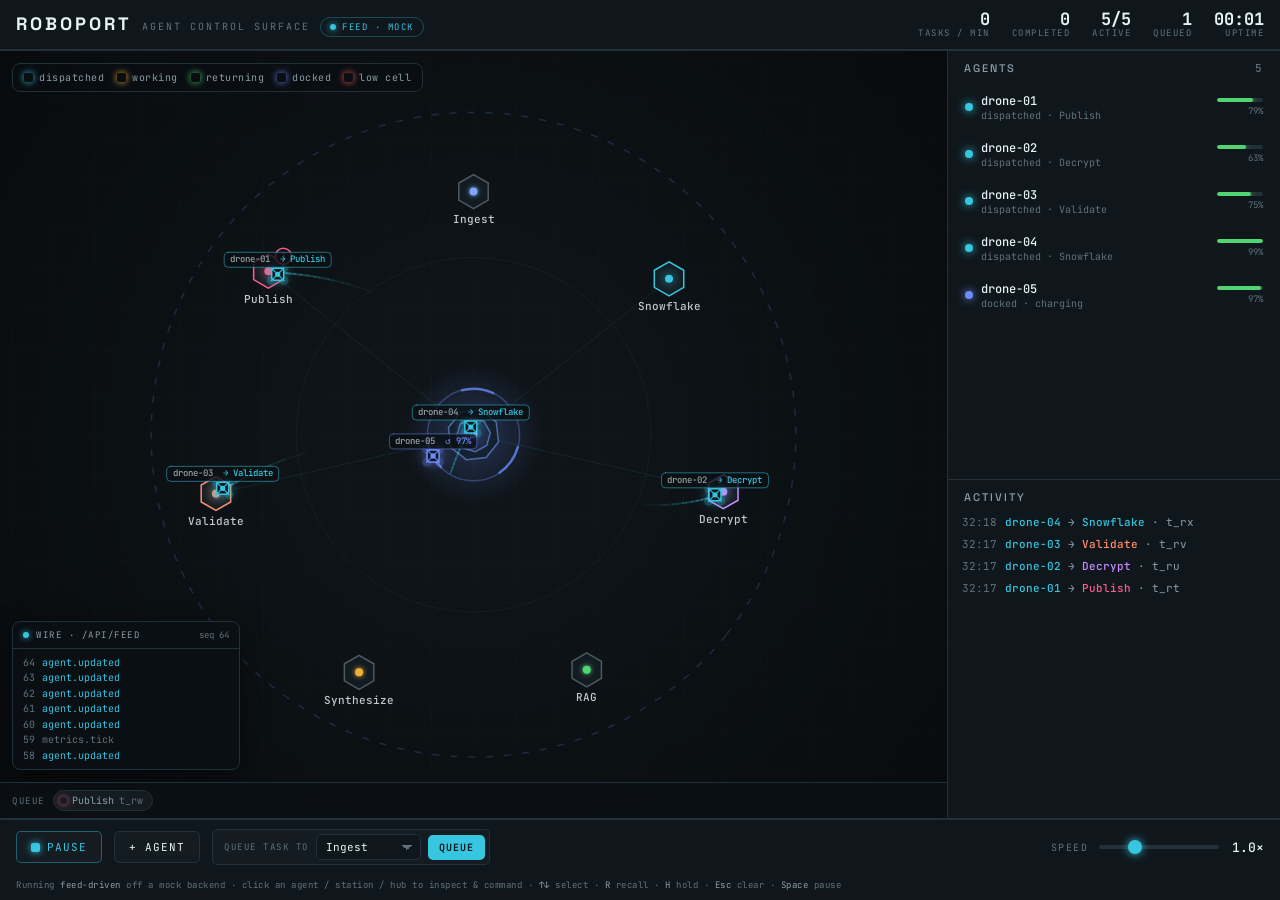
<file: control_surface/web/roboport-feed.html>
<!DOCTYPE html>
<html lang="en">
<head>
<meta charset="UTF-8" />
<meta name="viewport" content="width=device-width, initial-scale=1.0" />
<title>ROBOPORT — feed-driven (mock backend)</title>
<link rel="preconnect" href="https://fonts.googleapis.com" />
<link rel="preconnect" href="https://fonts.gstatic.com" crossorigin />
<link href="https://fonts.googleapis.com/css2?family=Space+Grotesk:wght@400;500;700&family=JetBrains+Mono:wght@400;500;700&display=swap" rel="stylesheet" />
<style>
  :root{
    --floor:#0e1418;--floor2:#0b1015;--panel:#141c22;--panel2:#10171c;
    --grid:#16202833;--line:#223038;--line2:#2c3c46;
    --steel:#8a9da8;--steel-dim:#5f717c;--bright:#e8f1f5;
    --dispatch:#36c6e0;--work:#f2b134;--return:#4fd672;--dock:#6c8cff;--alert:#ff5a52;
    --r1:5px;--r2:8px;--r3:12px;
    --s1:4px;--s2:8px;--s3:12px;--s4:16px;--s5:22px;
    --t-fast:120ms;--t-base:200ms;--ease:cubic-bezier(.4,0,.2,1);--shadow:0 8px 28px rgba(0,0,0,.45);
  }
  *{box-sizing:border-box}
  html,body{height:100%;margin:0}
  body{background:var(--floor2);color:var(--steel);font-family:"JetBrains Mono",ui-monospace,Menlo,monospace;font-size:13px;-webkit-font-smoothing:antialiased;overflow:hidden}
  .sr-only{position:absolute;width:1px;height:1px;padding:0;margin:-1px;overflow:hidden;clip:rect(0,0,0,0);border:0}
  .app{height:100dvh;display:grid;grid-template-columns:1fr 332px;grid-template-rows:auto 1fr auto;grid-template-areas:"hud hud" "stage side" "dock dock";gap:1px;background:var(--line)}

  .hud{grid-area:hud;background:var(--panel2);display:flex;align-items:center;gap:var(--s4);padding:10px var(--s4);border-bottom:1px solid var(--line)}
  .brand{display:flex;align-items:baseline;gap:10px;min-width:0}
  .brand h1{font-family:"Space Grotesk",sans-serif;font-weight:700;font-size:18px;letter-spacing:3px;color:var(--bright);margin:0;white-space:nowrap}
  .brand .sub{font-size:10px;letter-spacing:2px;text-transform:uppercase;color:var(--steel-dim);white-space:nowrap}
  .feedbadge{display:inline-flex;align-items:center;gap:6px;font-size:9px;letter-spacing:1.5px;text-transform:uppercase;color:var(--dispatch);border:1px solid rgba(54,198,224,.3);border-radius:20px;padding:3px 9px}
  .feedbadge .d{width:6px;height:6px;border-radius:50%;background:var(--dispatch);box-shadow:0 0 7px var(--dispatch);animation:pulse 1.4s infinite}
  @keyframes pulse{0%,100%{opacity:1}50%{opacity:.25}}
  .stats{display:flex;gap:var(--s5);margin-left:auto;flex-wrap:wrap;justify-content:flex-end}
  .stat{display:flex;flex-direction:column;align-items:flex-end;line-height:1.1}
  .stat .v{font-size:17px;font-weight:700;color:var(--bright)}
  .stat .v.warn{color:var(--work)}.stat .v.bad{color:var(--alert)}
  .stat .k{font-size:9px;letter-spacing:1.5px;text-transform:uppercase;color:var(--steel-dim)}

  .stage{grid-area:stage;position:relative;background:var(--floor);overflow:hidden}
  canvas{position:absolute;inset:0;width:100%;height:100%;display:block;cursor:default}
  .legend{position:absolute;left:12px;top:12px;z-index:3;display:flex;gap:13px;flex-wrap:wrap;background:rgba(10,15,19,.66);backdrop-filter:blur(6px);border:1px solid var(--line);border-radius:var(--r2);padding:7px 11px;pointer-events:none}
  .legend .it{display:flex;align-items:center;gap:6px;font-size:10px;letter-spacing:.5px;color:var(--steel)}
  .legend .sw{width:9px;height:9px;border-radius:2px;box-shadow:0 0 7px currentColor}

  .toasts{position:absolute;top:12px;right:12px;z-index:6;display:flex;flex-direction:column;gap:8px;width:248px}
  .toast{display:flex;gap:9px;align-items:flex-start;background:rgba(16,23,28,.94);border:1px solid var(--line2);border-left:3px solid var(--work);border-radius:var(--r2);padding:9px 11px;cursor:pointer;box-shadow:var(--shadow);animation:slidein var(--t-base) var(--ease)}
  .toast.bad{border-left-color:var(--alert)}.toast.info{border-left-color:var(--dispatch)}
  .toast .tx{flex:1;min-width:0}.toast .th{color:var(--bright);font-size:11px;font-weight:500}
  .toast .tb{color:var(--steel-dim);font-size:10px;margin-top:2px}
  .toast .tg{font-size:9px;color:var(--steel-dim);white-space:nowrap}
  .toast:hover{border-color:var(--dispatch)}
  @keyframes slidein{from{opacity:0;transform:translateX(16px)}to{opacity:1;transform:none}}

  .tip{position:absolute;z-index:7;pointer-events:none;background:rgba(10,15,19,.95);border:1px solid var(--line2);border-radius:var(--r1);padding:5px 8px;font-size:10px;color:var(--bright);white-space:nowrap;transform:translate(-50%,-130%);opacity:0;transition:opacity var(--t-fast)}
  .tip.on{opacity:1}.tip .s{color:var(--steel-dim)}

  /* wire monitor — proves it's event-driven */
  .wire{position:absolute;left:12px;bottom:48px;z-index:4;width:228px;background:rgba(11,16,21,.92);backdrop-filter:blur(8px);border:1px solid var(--line);border-radius:var(--r2);overflow:hidden;box-shadow:var(--shadow)}
  .wire-h{display:flex;align-items:center;gap:7px;padding:7px 10px;cursor:pointer;border-bottom:1px solid var(--line);user-select:none}
  .wire-h .d{width:6px;height:6px;border-radius:50%;background:var(--dispatch);box-shadow:0 0 6px var(--dispatch);animation:pulse 1.4s infinite}
  .wire-h .t{font-size:9px;letter-spacing:1.5px;text-transform:uppercase;color:var(--steel)}
  .wire-h .c{margin-left:auto;font-size:9px;color:var(--steel-dim)}
  .wire-b{font-size:10px;line-height:1.55;padding:6px 10px;max-height:128px;overflow:hidden;transition:max-height var(--t-base) var(--ease)}
  .wire.min .wire-b{max-height:0;padding-top:0;padding-bottom:0}
  .wire.min .wire-h{border-bottom:none}
  .wl{display:flex;gap:7px;white-space:nowrap}
  .wl .sq{color:var(--steel-dim)}
  .wl .ty{color:var(--steel)}

  .inspector{position:absolute;right:12px;bottom:48px;z-index:5;width:262px;background:rgba(15,22,28,.95);backdrop-filter:blur(10px);border:1px solid var(--line2);border-radius:var(--r3);box-shadow:var(--shadow);overflow:hidden;transform:translateY(12px);opacity:0;pointer-events:none;transition:opacity var(--t-base),transform var(--t-base)}
  .inspector.on{transform:none;opacity:1;pointer-events:auto}
  .insp-head{display:flex;align-items:center;gap:9px;padding:11px var(--s3);border-bottom:1px solid var(--line)}
  .insp-head .ring{width:10px;height:10px;border-radius:50%;box-shadow:0 0 9px currentColor;flex:none}
  .insp-head .ttl{min-width:0}
  .insp-head .ttl .n{color:var(--bright);font-size:13px;font-weight:500;white-space:nowrap;overflow:hidden;text-overflow:ellipsis}
  .insp-head .ttl .ty{font-size:9px;letter-spacing:1.5px;text-transform:uppercase;color:var(--steel-dim)}
  .insp-head .x{margin-left:auto;background:none;border:none;color:var(--steel-dim);cursor:pointer;font-size:15px;line-height:1;padding:2px 4px;border-radius:4px}
  .insp-head .x:hover{color:var(--bright);background:var(--panel)}
  .insp-body{padding:var(--s3)}
  .insp-grid{display:grid;grid-template-columns:1fr 1fr;gap:9px var(--s3);margin-bottom:var(--s3)}
  .insp-grid .f .k{font-size:9px;letter-spacing:1px;text-transform:uppercase;color:var(--steel-dim)}
  .insp-grid .f .v{color:var(--bright);font-size:12px;margin-top:2px}
  .insp-bar{height:5px;border-radius:4px;background:var(--line);overflow:hidden;margin-top:5px}
  .insp-bar i{display:block;height:100%;border-radius:4px;transition:width var(--t-base)}
  .insp-mini{margin-top:4px;max-height:84px;overflow-y:auto;border-top:1px solid var(--line);padding-top:8px}
  .insp-mini .ml{font-size:10px;line-height:1.5;color:var(--steel-dim)}
  .insp-mini .ml b{color:var(--steel);font-weight:400}
  .insp-actions{display:flex;flex-wrap:wrap;gap:6px;padding:0 var(--s3) var(--s3)}
  .cmd{appearance:none;flex:1 1 auto;min-width:72px;border:1px solid var(--line2);background:var(--panel);color:var(--bright);font-family:inherit;font-size:10px;letter-spacing:.8px;text-transform:uppercase;padding:7px 8px;border-radius:var(--r1);cursor:pointer;transition:border-color var(--t-fast),background var(--t-fast),color var(--t-fast)}
  .cmd:hover{border-color:var(--steel-dim)}.cmd:active{transform:translateY(1px)}
  .cmd:focus-visible{outline:2px solid var(--dispatch);outline-offset:2px}
  .cmd.go{border-color:rgba(54,198,224,.45);color:var(--dispatch)}
  .cmd.warn{border-color:rgba(242,177,52,.45);color:var(--work)}
  .cmd.danger{border-color:rgba(255,90,82,.4);color:var(--alert)}
  .cmd.on{background:rgba(108,140,255,.16);border-color:var(--dock);color:var(--dock)}
  .cmd[disabled]{opacity:.38;cursor:not-allowed}

  .qstrip{position:absolute;left:0;right:0;bottom:0;z-index:4;height:36px;display:flex;align-items:center;gap:8px;padding:0 12px;background:rgba(11,16,21,.82);backdrop-filter:blur(6px);border-top:1px solid var(--line)}
  .qstrip .ql{font-size:9px;letter-spacing:1.5px;text-transform:uppercase;color:var(--steel-dim);flex:none}
  .qchips{display:flex;gap:5px;overflow-x:auto;flex:1;padding:2px 0}
  .qchips::-webkit-scrollbar{height:0}
  .qchip{flex:none;display:flex;align-items:center;gap:5px;background:var(--panel);border:1px solid var(--line);border-radius:20px;padding:3px 9px 3px 6px;font-size:10px;color:var(--steel);cursor:pointer;white-space:nowrap;animation:pop var(--t-base) var(--ease)}
  .qchip:hover{border-color:var(--line2);color:var(--bright)}
  .qchip .d{width:7px;height:7px;border-radius:50%;box-shadow:0 0 6px currentColor}
  @keyframes pop{from{transform:scale(.7);opacity:0}to{transform:scale(1);opacity:1}}
  .qempty{font-size:10px;color:var(--steel-dim);font-style:italic}

  .side{grid-area:side;background:var(--panel2);display:flex;flex-direction:column;min-height:0}
  .pane{display:flex;flex-direction:column;min-height:0}
  .pane.roster{flex:1 1 56%;border-bottom:1px solid var(--line)}
  .pane.log{flex:1 1 44%}
  .pane h2{margin:0;padding:10px var(--s4) 8px;font-family:"Space Grotesk",sans-serif;font-weight:500;font-size:11px;letter-spacing:2px;text-transform:uppercase;color:var(--steel);display:flex;align-items:center;gap:8px}
  .pane h2 .count{margin-left:auto;color:var(--steel-dim);font-family:"JetBrains Mono",monospace}
  .scroll{overflow-y:auto;padding:0 var(--s2) 10px;min-height:0}
  .scroll::-webkit-scrollbar{width:8px}.scroll::-webkit-scrollbar-thumb{background:var(--line);border-radius:8px}
  .agent{display:grid;grid-template-columns:auto 1fr auto;gap:8px;align-items:center;padding:7px 8px;border-radius:var(--r2);margin:2px 0;cursor:pointer;border:1px solid transparent;transition:background var(--t-fast),border-color var(--t-fast)}
  .agent:hover{background:var(--panel)}
  .agent:focus-visible{outline:2px solid var(--dispatch);outline-offset:1px}
  .agent.sel{background:var(--panel);border-color:var(--line2)}
  .agent .pip{width:8px;height:8px;border-radius:50%;box-shadow:0 0 8px currentColor}
  .agent .who{min-width:0}
  .agent .name{color:var(--bright);font-size:12px;font-weight:500;display:flex;align-items:center;gap:6px}
  .agent .name .lock{font-size:9px;color:var(--dock)}
  .agent .act{font-size:10px;color:var(--steel-dim);white-space:nowrap;overflow:hidden;text-overflow:ellipsis}
  .agent .cell{display:flex;flex-direction:column;align-items:flex-end;gap:3px;min-width:46px}
  .agent .bar{width:46px;height:4px;border-radius:3px;background:var(--line);overflow:hidden}
  .agent .bar i{display:block;height:100%;border-radius:3px;transition:width var(--t-base)}
  .agent .pct{font-size:9px;color:var(--steel-dim)}
  .logline{display:flex;gap:8px;padding:3px 6px;font-size:11px;line-height:1.45;border-radius:var(--r1)}
  .logline .t{color:var(--steel-dim);flex:none}
  .logline .m{color:var(--steel)}.logline .m b{font-weight:500}

  .dock{grid-area:dock;background:var(--panel2);border-top:1px solid var(--line);display:flex;align-items:center;gap:var(--s3);padding:9px var(--s4);flex-wrap:wrap}
  .btn{appearance:none;border:1px solid var(--line);background:var(--panel);color:var(--bright);font-family:inherit;font-size:11px;letter-spacing:1px;text-transform:uppercase;padding:8px 14px;border-radius:var(--r1);cursor:pointer;display:inline-flex;align-items:center;gap:7px;transition:border-color var(--t-fast),background var(--t-fast)}
  .btn:hover{border-color:var(--steel-dim)}.btn:active{transform:translateY(1px)}
  .btn:focus-visible{outline:2px solid var(--dispatch);outline-offset:2px}
  .btn.primary{border-color:rgba(54,198,224,.4);color:var(--dispatch)}
  .btn[disabled]{opacity:.38;cursor:not-allowed}
  .btn .ic{width:9px;height:9px;border-radius:2px;background:currentColor;box-shadow:0 0 7px currentColor}
  .injector{display:flex;align-items:center;gap:7px;background:var(--panel);border:1px solid var(--line);border-radius:var(--r1);padding:4px 4px 4px 11px}
  .injector label{font-size:9px;letter-spacing:1.5px;text-transform:uppercase;color:var(--steel-dim)}
  .injector select{appearance:none;background:var(--panel2);border:1px solid var(--line);color:var(--bright);font-family:inherit;font-size:11px;padding:5px 24px 5px 9px;border-radius:var(--r1);cursor:pointer;background-image:linear-gradient(45deg,transparent 50%,var(--steel-dim) 50%),linear-gradient(135deg,var(--steel-dim) 50%,transparent 50%);background-position:calc(100% - 13px) 50%,calc(100% - 8px) 50%;background-size:5px 5px;background-repeat:no-repeat}
  .injector select:focus-visible{outline:2px solid var(--dispatch);outline-offset:1px}
  .injector .queue{border:none;background:var(--dispatch);color:#04181d;font-weight:700;padding:6px 11px;border-radius:var(--r1);font-family:inherit;font-size:10px;letter-spacing:1px;text-transform:uppercase;cursor:pointer}
  .injector .queue:hover{filter:brightness(1.08)}
  .injector .queue:focus-visible{outline:2px solid var(--bright);outline-offset:2px}
  .speed{display:flex;align-items:center;gap:9px;margin-left:auto}
  .speed label{font-size:10px;letter-spacing:1.5px;text-transform:uppercase;color:var(--steel-dim)}
  .speed output{color:var(--bright);min-width:34px;text-align:right;font-weight:500}
  input[type=range]{-webkit-appearance:none;appearance:none;width:120px;height:4px;border-radius:4px;background:var(--line);outline:none}
  input[type=range]::-webkit-slider-thumb{-webkit-appearance:none;width:14px;height:14px;border-radius:50%;background:var(--dispatch);box-shadow:0 0 8px var(--dispatch);cursor:pointer}
  input[type=range]::-moz-range-thumb{width:14px;height:14px;border:none;border-radius:50%;background:var(--dispatch);box-shadow:0 0 8px var(--dispatch);cursor:pointer}
  input[type=range]:focus-visible{outline:2px solid var(--dispatch);outline-offset:4px}
  .hint{font-size:9px;color:var(--steel-dim);letter-spacing:.5px;width:100%;padding-top:2px}
  .hint b{color:var(--steel);font-weight:400}

  @media (max-width:880px){
    .app{grid-template-columns:1fr;grid-template-rows:auto minmax(44dvh,1fr) auto auto;grid-template-areas:"hud" "stage" "side" "dock"}
    .side{flex-direction:row;max-height:30dvh}
    .pane.roster{flex:1 1 50%;border-bottom:none;border-right:1px solid var(--line)}
    .pane.log{flex:1 1 50%}
    .brand .sub{display:none}.stats{gap:14px}
    .inspector{right:8px;left:8px;width:auto;bottom:44px}
    .wire{display:none}.speed{margin-left:0}.hint{display:none}
  }
  @media (prefers-reduced-motion:reduce){.feedbadge .d,.wire-h .d{animation:none}.toast,.qchip{animation:none}}
</style>
</head>
<body>
<div class="app">
  <header class="hud">
    <div class="brand"><h1>ROBOPORT</h1><span class="sub">agent control surface</span>
      <span class="feedbadge"><span class="d"></span><span id="feed-status">feed · mock</span></span></div>
    <div class="stats">
      <div class="stat"><span class="v" id="s-rate">0</span><span class="k">tasks / min</span></div>
      <div class="stat"><span class="v" id="s-done">0</span><span class="k">completed</span></div>
      <div class="stat"><span class="v" id="s-active">0/0</span><span class="k">active</span></div>
      <div class="stat"><span class="v" id="s-queue">0</span><span class="k">queued</span></div>
      <div class="stat"><span class="v" id="s-up">00:00</span><span class="k">uptime</span></div>
    </div>
  </header>

  <main class="stage">
    <canvas id="c" aria-hidden="true"></canvas>
    <div class="legend" aria-hidden="true">
      <span class="it"><span class="sw" style="color:var(--dispatch)"></span>dispatched</span>
      <span class="it"><span class="sw" style="color:var(--work)"></span>working</span>
      <span class="it"><span class="sw" style="color:var(--return)"></span>returning</span>
      <span class="it"><span class="sw" style="color:var(--dock)"></span>docked</span>
      <span class="it"><span class="sw" style="color:var(--alert)"></span>low cell</span>
    </div>
    <div class="toasts" id="toasts" aria-live="polite"></div>
    <div class="tip" id="tip"></div>

    <div class="wire" id="wire">
      <div class="wire-h" id="wire-h"><span class="d"></span><span class="t">wire · /api/feed</span><span class="c" id="wire-c">seq 0</span></div>
      <div class="wire-b" id="wire-b"></div>
    </div>

    <aside class="inspector" id="inspector" role="region" aria-label="Selection inspector">
      <div class="insp-head"><span class="ring" id="insp-ring"></span><div class="ttl"><div class="n" id="insp-name">—</div><div class="ty" id="insp-type">—</div></div><button class="x" id="insp-close" aria-label="Clear selection">✕</button></div>
      <div class="insp-body" id="insp-body"></div>
      <div class="insp-actions" id="insp-actions"></div>
    </aside>

    <div class="qstrip"><span class="ql">queue</span><div class="qchips" id="qchips"></div></div>
  </main>

  <aside class="side">
    <section class="pane roster"><h2>Agents <span class="count" id="roster-count">0</span></h2><div class="scroll" id="roster" role="listbox" aria-label="Agent fleet" tabindex="0"></div></section>
    <section class="pane log"><h2>Activity</h2><div class="scroll" id="log" aria-live="off"></div></section>
  </aside>

  <footer class="dock">
    <button class="btn primary" id="btn-play"><span class="ic"></span><span id="play-label">Pause</span></button>
    <button class="btn" id="btn-agent">+ Agent</button>
    <div class="injector"><label for="task-station">Queue task to</label><select id="task-station" aria-label="Target station"></select><button class="queue" id="btn-queue">Queue</button></div>
    <div class="speed"><label for="speed">Speed</label><input type="range" id="speed" min="0.25" max="3" step="0.25" value="1" /><output id="speed-out">1.0×</output></div>
    <div class="hint">Running <b>feed-driven</b> off a mock backend · click an agent / station / hub to inspect &amp; command · <b>↑↓</b> select · <b>R</b> recall · <b>H</b> hold · <b>Esc</b> clear · <b>Space</b> pause</div>
  </footer>
</div>
<div class="sr-only" id="sr" aria-live="polite"></div>

<script>
"use strict";

/* =====================================================================
   PART A — MOCK BACKEND  (stands in for FastAPI / SQLAlchemy)
   Owns ALL truth. Emits §4 envelopes. Accepts §7 commands.
   Knows ZERO about pixels, canvas, drone positions, or rendering.
   Swap this whole block for a real server; the contract is identical.
   ===================================================================== */
function createMockBackend(){
  const STATION_CFG=[
    {station_id:"stn.ingest",name:"Ingest",order:0,hue:"#7ea6ff"},
    {station_id:"stn.snowflake",name:"Snowflake",order:1,hue:"#36c6e0"},
    {station_id:"stn.decrypt",name:"Decrypt",order:2,hue:"#c98bff"},
    {station_id:"stn.rag",name:"RAG",order:3,hue:"#4fd672"},
    {station_id:"stn.synthesize",name:"Synthesize",order:4,hue:"#f2b134"},
    {station_id:"stn.validate",name:"Validate",order:5,hue:"#ff8f6b"},
    {station_id:"stn.publish",name:"Publish",order:6,hue:"#ff5a8a"},
  ];
  const CONFIG={stations:STATION_CFG,energy_low_threshold:22,max_agents:12};

  let seq=0, subs=[], born=performance.now();
  const stations=new Map(), agents=new Map(), tasks=new Map();
  let agentN=0, taskN=1000, completed=0;
  const completions=[];          // ts of completions (rolling rate)
  const alertDeb={};
  let autoTimer=1.0, metricTimer=0;

  STATION_CFG.forEach(c=>stations.set(c.station_id,{...c,state:"idle",worker_agent_id:null,drain:false,rev:0}));

  const now=()=>new Date().toISOString();
  function emit(type,data){seq++;const env={v:1,seq,ts:now(),type,data};for(const s of subs)s(env);}
  const subscribe=cb=>{subs.push(cb);return ()=>{subs=subs.filter(x=>x!==cb);};};

  /* ---- DTO serializers (feed fields only) ---- */
  const qdepth=sid=>[...tasks.values()].filter(t=>t.status==="queued"&&t.station_id===sid).length;
  function agentDTO(a){return{agent_id:a.agent_id,name:a.name,state:a.state,energy:+a.energy.toFixed(1),hold:a.hold,task_id:a.task_id,station_id:a.station_id,task_progress:+a.task_progress.toFixed(3),eta_s:a.eta_s,completed_total:a.completed_total,error:a.error,rev:a.rev,updated_at:now()};}
  function stationDTO(s){return{station_id:s.station_id,name:s.name,order:s.order,state:s.drain?"draining":(s.worker_agent_id?"busy":"idle"),worker_agent_id:s.worker_agent_id,queue_depth:qdepth(s.station_id),drain:s.drain,rev:s.rev};}
  function taskDTO(t){return{task_id:t.task_id,station_id:t.station_id,status:t.status,priority:t.priority,work_estimate_s:t.work_estimate_s,assigned_agent_id:t.assigned_agent_id,enqueued_at:t.enqueued_at,started_at:t.started_at,finished_at:t.finished_at,result:t.result,error:t.error,rev:t.rev};}

  const pushAgent=(a,t="agent.updated")=>{a.rev++;emit(t,agentDTO(a));};
  const pushStation=s=>{s.rev++;emit("station.updated",stationDTO(s));};
  const pushTask=(t,type)=>{t.rev++;emit(type,taskDTO(t));};
  const pushLog=html=>emit("log.appended",{html,ts:now()});
  function pushAlert(kind,title,body,target,key){
    if(key){const n=performance.now();if(alertDeb[key]&&n-alertDeb[key]<8000)return;alertDeb[key]=n;}
    emit("alert.raised",{alert_id:"al_"+Math.random().toString(36).slice(2,7),kind,title,body,target,raised_at:now(),ttl_s:5});
  }

  /* ---- agents / tasks ---- */
  function addAgent(){
    if(agents.size>=CONFIG.max_agents)return null;
    agentN++;const id="drone-"+String(agentN).padStart(2,"0");
    const a={agent_id:id,name:id,state:"docked",energy:60+Math.random()*30,hold:false,task_id:null,station_id:null,task_progress:0,eta_s:null,completed_total:0,error:null,rev:0,_t:0,_work:0};
    agents.set(id,a);emit("agent.added",agentDTO(a));pushLog(`<b style="color:#6c8cff">${id}</b> came online`);return a;
  }
  function enqueue(sid,priority){
    const st=stations.get(sid);if(!st)return null;
    taskN++;const id="t_"+taskN.toString(36);
    const t={task_id:id,station_id:sid,status:"queued",priority:priority??100,work_estimate_s:2.4+Math.random()*2.8,assigned_agent_id:null,enqueued_at:now(),started_at:null,finished_at:null,result:null,error:null,rev:0};
    tasks.set(id,t);pushTask(t,"task.enqueued");pushStation(st);return t;
  }
  function oldestQueuedFree(){
    let best=null;
    for(const t of tasks.values()){
      if(t.status!=="queued")continue;
      const st=stations.get(t.station_id);if(st.worker_agent_id)continue;
      if(!best||t.priority<best.priority||(t.priority===best.priority&&t.enqueued_at<best.enqueued_at))best=t;
    }
    return best;
  }
  function assign(a,t){
    const st=stations.get(t.station_id);
    t.status="assigned";t.assigned_agent_id=a.agent_id;pushTask(t,"task.assigned");
    st.worker_agent_id=a.agent_id;pushStation(st);
    a.task_id=t.task_id;a.station_id=t.station_id;a.state="dispatched";a.task_progress=0;a._t=1.0+Math.random()*0.8;a.eta_s=a._t;a._work=t.work_estimate_s;
    pushAgent(a);pushLog(`<b style="color:#36c6e0">${a.agent_id}</b> → <b style="color:${st.hue}">${st.name}</b> · ${t.task_id}`);
  }
  function requeue(a,reason){            // abort current task back to queue
    const t=tasks.get(a.task_id);if(t){t.status="queued";t.assigned_agent_id=null;t.started_at=null;pushTask(t,"task.updated");}
    const st=stations.get(a.station_id);if(st){st.worker_agent_id=null;pushStation(st);}
    a.task_id=null;a.station_id=null;a.task_progress=0;
  }
  function sendHome(a){a.state="returning";a._t=0.9+Math.random()*0.6;a.eta_s=a._t;}

  /* ---- simulation tick (sim-seconds) ---- */
  function tick(dt){
    if(dt<=0)return;
    autoTimer-=dt;
    if(autoTimer<=0){autoTimer=1.4+Math.random()*1.8;
      const open=[...stations.values()].filter(s=>!s.drain);
      if([...tasks.values()].filter(t=>t.status==="queued").length<14&&open.length)enqueue(open[(Math.random()*open.length)|0].station_id);}

    for(const a of agents.values()){
      let changed=false;a._acc=(a._acc||0)+dt;
      if(a.state==="docked"){
        const e0=a.energy;a.energy=Math.min(100,a.energy+dt*16);
        if(Math.abs(a.energy-e0)>0.01)changed=true;
        if(!a.hold&&a.energy>34){const t=oldestQueuedFree();if(t){assign(a,t);continue;}}
      }
      else if(a.state==="dispatched"){
        a.energy-=dt*2.6;a._t-=dt;a.eta_s=Math.max(0,a._t);changed=true;
        if(a.energy<16){pushAlert("critical",a.agent_id+" low cell",`Aborted trip at ${Math.round(a.energy)}% — returning to charge.`,{type:"agent",id:a.agent_id},"low-"+a.agent_id);requeue(a);sendHome(a);pushAgent(a);pushLog(`<b style="color:#ff5a52">${a.agent_id}</b> low cell — recalled`);continue;}
        if(a._t<=0){const st=stations.get(a.station_id);const t=tasks.get(a.task_id);t.status="running";t.started_at=now();pushTask(t,"task.progress");a.state="working";a.task_progress=0;a.eta_s=null;st.state="busy";pushStation(st);pushAgent(a);continue;}
      }
      else if(a.state==="working"){
        a.energy-=dt*3.4;a.task_progress=Math.min(1,a.task_progress+dt/a._work);changed=true;
        if(a.task_progress>=1){
          const st=stations.get(a.station_id),t=tasks.get(a.task_id);
          t.status="completed";t.finished_at=now();t.result={ok:true};pushTask(t,"task.completed");
          st.worker_agent_id=null;pushStation(st);
          a.completed_total++;completed++;completions.push(performance.now());
          a.task_id=null;a.task_progress=0;sendHome(a);  // keep station_id for carry colour, cleared on dock
          pushAgent(a);pushLog(`<b style="color:#4fd672">${a.agent_id}</b> finished <b style="color:${st.hue}">${st.name}</b> · ${t.task_id} ✓`);
          continue;
        }
      }
      else if(a.state==="returning"){
        a.energy-=dt*2.2;a._t-=dt;a.eta_s=Math.max(0,a._t);changed=true;
        if(a._t<=0){a.state="docked";a.station_id=null;a.eta_s=null;pushAgent(a);continue;}
      }
      if(changed&&a._acc>=0.25){a._acc=0;pushAgent(a);}
    }

    while(completions.length&&completions[0]<performance.now()-60000)completions.shift();
    if([...tasks.values()].filter(t=>t.status==="queued").length>=11)pushAlert("warning","Queue backing up","Add an agent or boost speed.",{type:"port"},"queue-backup");

    metricTimer-=dt;
    if(metricTimer<=0){metricTimer=1.0;emitMetrics();}
  }
  function emitMetrics(){
    const active=[...agents.values()].filter(a=>a.state!=="docked"||(a.energy<99&&!a.hold)).length;
    emit("metrics.tick",{tasks_per_min:completions.length,completed_total:completed,active_agents:active,total_agents:agents.size,queued:[...tasks.values()].filter(t=>t.status==="queued").length,uptime_s:Math.floor((performance.now()-born)/1000),ts:now()});
  }

  /* ---- snapshot ---- */
  function snapshot(){
    return{config:CONFIG,agents:[...agents.values()].map(agentDTO),stations:[...stations.values()].map(stationDTO),tasks:[...tasks.values()].filter(t=>t.status!=="completed"&&t.status!=="cancelled").map(taskDTO),alerts:[],metrics:(()=>{const active=[...agents.values()].filter(a=>a.state!=="docked").length;return{tasks_per_min:completions.length,completed_total:completed,active_agents:active,total_agents:agents.size,queued:[...tasks.values()].filter(t=>t.status==="queued").length,uptime_s:Math.floor((performance.now()-born)/1000),ts:now()};})()};
  }
  function emitSnapshot(){seq++;const env={v:1,seq,ts:now(),type:"snapshot",data:snapshot()};for(const s of subs)s(env);}

  /* ---- §7 command bus ---- */
  function handleCommand(cmd){
    const reject=r=>({command_id:cmd.command_id,status:"rejected",reason:r});
    const ok=()=>({command_id:cmd.command_id,status:"accepted"});
    const T=cmd.target||{};
    try{
      switch(cmd.type){
        case "agent.recall":{const a=agents.get(T.id);if(!a)return reject("unknown agent");if(a.state==="docked")return reject("already docked");if(a.task_id)requeue(a);else{const st=stations.get(a.station_id);if(st){st.worker_agent_id=null;pushStation(st);}a.station_id=null;}sendHome(a);pushAgent(a);pushLog(`<b style="color:#6c8cff">${a.agent_id}</b> recalled to hub`);return ok();}
        case "agent.hold":{const a=agents.get(T.id);if(!a)return reject("unknown agent");a.hold=!!cmd.args.hold;pushAgent(a);pushLog(`<b style="color:#6c8cff">${a.agent_id}</b> ${a.hold?"placed on hold":"resumed"}`);return ok();}
        case "agent.retire":{const a=agents.get(T.id);if(!a)return reject("unknown agent");if(a.task_id)requeue(a);else if(a.station_id){const st=stations.get(a.station_id);if(st){st.worker_agent_id=null;pushStation(st);}}agents.delete(a.agent_id);emit("agent.removed",{agent_id:a.agent_id});pushLog(`<b style="color:#ff5a52">${a.agent_id}</b> retired`);return ok();}
        case "fleet.spawn_agent":{if(!addAgent())return reject("fleet at capacity");return ok();}
        case "task.enqueue":{const st=stations.get(T.id);if(!st)return reject("unknown station");const t=enqueue(T.id,cmd.args.priority);pushLog(`Operator queued <b style="color:${st.hue}">${st.name}</b> · ${t.task_id}`);return ok();}
        case "station.prioritize":{const st=stations.get(T.id);if(!st)return reject("unknown station");let p=80;for(const t of tasks.values())if(t.status==="queued"&&t.station_id===T.id){t.priority=p--;pushTask(t,"task.updated");}pushLog(`<b style="color:${st.hue}">${st.name}</b> tasks prioritized`);return ok();}
        case "station.drain":{const st=stations.get(T.id);if(!st)return reject("unknown station");st.drain=!!cmd.args.drain;pushStation(st);pushLog(`<b style="color:${st.hue}">${st.name}</b> intake ${st.drain?"drained":"reopened"}`);return ok();}
        case "fleet.hold":{const h=!!cmd.args.hold;for(const a of agents.values()){a.hold=h;pushAgent(a);}pushLog(`Fleet ${h?"held":"resumed"}`);return ok();}
        case "fleet.recall":{for(const a of agents.values())if(a.state!=="docked"){if(a.task_id)requeue(a);else if(a.station_id){const st=stations.get(a.station_id);if(st){st.worker_agent_id=null;pushStation(st);}a.station_id=null;}sendHome(a);pushAgent(a);}pushLog(`<b style="color:#6c8cff">All agents</b> recalled`);return ok();}
        case "queue.clear":{for(const t of tasks.values())if(t.status==="queued"){t.status="cancelled";pushTask(t,"task.cancelled");}[...stations.values()].forEach(pushStation);pushLog("Queue cleared by operator");return ok();}
        default:return reject("unknown command "+cmd.type);
      }
    }catch(e){return reject("error: "+e.message);}
  }

  /* boot state */
  for(let i=0;i<5;i++)addAgent();
  for(let i=0;i<4;i++)enqueue(STATION_CFG[(Math.random()*STATION_CFG.length)|0].station_id);
  pushLog(`<b style="color:#4fd672">ROBOPORT online</b> · ${STATION_CFG.length} stations mapped`);

  return {subscribe,getSnapshot:emitSnapshot,handleCommand,tick,CONFIG};
}

/* =====================================================================
   PART B — FEED CLIENT  (the swappable transport seam)
   In mock mode it binds to the in-page backend. To GO LIVE, replace the
   body of this function with a WebSocket + fetch — nothing in PART C
   changes:
     const ws=new WebSocket(`${WS}/api/feed?token=${TOKEN}`);
     ws.onmessage=e=>route(JSON.parse(e.data));
     command=(type,target,args)=>fetch(`${API}/api/commands`,{method:"POST",
       headers:{Authorization:`Bearer ${TOKEN}`,'Content-Type':'application/json'},
       body:JSON.stringify({command_id:crypto.randomUUID(),type,target,args,issued_by:"operator",ts:new Date().toISOString()})});
   ===================================================================== */
function createFeed(backend){
  let lastSeq=0, onEnvelope=()=>{}, onRaw=()=>{};
  function route(env){
    if(env.type!=="snapshot"&&lastSeq&&env.seq!==lastSeq+1){backend.getSnapshot();return;} // gap → resync
    lastSeq=env.seq;onRaw(env);onEnvelope(env);
  }
  backend.subscribe(route);
  return {
    connect(){backend.getSnapshot();},
    onEnvelope(cb){onEnvelope=cb;},
    onRaw(cb){onRaw=cb;},
    tick(dt){backend.tick(dt);},                                  // mock-only: drives sim
    command(type,target,args={}){
      return backend.handleCommand({command_id:"c_"+Math.random().toString(36).slice(2),type,target,args,issued_by:"operator",ts:new Date().toISOString()});
    },
    get seq(){return lastSeq;}
  };
}

/* ---- GO LIVE: point at control_surface/collector/server.py -----------
   Two ways to consume a real backend over the contract instead of the in-page
   mock — nothing in PART C changes (same envelopes, same model):
     • set LIVE=true below, or
     • open this page with ?live=1 (handy when server.py serves it). When served
       over http(s) the feed defaults to the same origin, so it works behind a
       tunnel/deploy with no edit; override with ?feed=https://host:port.
     ROBOPORT_FEED_SOURCE=runtime-demo python server.py   # synthetic crew
     ROBOPORT_FEED_SOURCE=runtime ROBOPORT_FEED_GLOB=feed.jsonl python server.py
   then run:  python scripts/benchmark.py --target jd_crew --feed-log feed.jsonl
*/
const _Q = new URLSearchParams(location.search);
const LIVE = _Q.has("live") ? _Q.get("live") !== "0" : false;
const FEED_BASE = _Q.get("feed")
  || (location.protocol.startsWith("http") ? location.origin : "http://localhost:8000");
const FEED_SCOPE = _Q.get("scope") || "all";  // single-plane firehose
const FEED_TOKEN = "";                          // Entra bearer in production

function createLiveFeed(base, scope){
  const http = base.replace(/\/+$/,"");
  const wsbase = http.replace(/^http/,"ws");
  const auth = FEED_TOKEN ? `?token=${encodeURIComponent(FEED_TOKEN)}` : "";
  let lastSeq=0, onEnvelope=()=>{}, onRaw=()=>{}, ws=null, backoff=500, closed=false;
  function route(env){
    if(env.type!=="snapshot" && lastSeq && env.seq!==lastSeq+1){ resync(); return; } // gap → resync
    lastSeq=env.seq; onRaw(env); onEnvelope(env);
  }
  async function resync(){
    try{
      const sep = auth ? "&" : "?";
      const r = await fetch(`${http}/api/state${auth}${sep}scope=${scope}`);
      const env = await r.json(); lastSeq=env.seq||0; onRaw(env); onEnvelope(env);
    }catch(e){ /* will retry on next event/reconnect */ }
  }
  function open(){
    if(closed) return;
    const sep = auth ? "&" : "?";
    ws = new WebSocket(`${wsbase}/api/feed${auth}${sep}scope=${scope}`);
    ws.onopen = ()=>{ backoff=500; };
    ws.onmessage = e=>{ try{ route(JSON.parse(e.data)); }catch(_){ } };
    ws.onclose = ()=>{ ws=null; if(!closed) setTimeout(open, backoff); backoff=Math.min(backoff*2, 10000); };
    ws.onerror = ()=>{ try{ ws.close(); }catch(_){ } };
  }
  return {
    connect(){ open(); },                       // snapshot arrives on the socket
    onEnvelope(cb){ onEnvelope=cb; },
    onRaw(cb){ onRaw=cb; },
    tick(){},                                   // server owns truth — no local sim
    command(type,target,args={}){
      const headers={'Content-Type':'application/json'};
      if(FEED_TOKEN) headers.Authorization=`Bearer ${FEED_TOKEN}`;
      return fetch(`${http}/api/commands`,{method:"POST",headers,
        body:JSON.stringify({command_id:"c_"+Math.random().toString(36).slice(2),
          type,target,args,issued_by:"operator",ts:new Date().toISOString()})});
    },
    close(){ closed=true; if(ws) try{ ws.close(); }catch(_){ } },
    get seq(){ return lastSeq; }
  };
}

/* =====================================================================
   PART C — CLIENT  (render + interaction; PURE FEED CONSUMER)
   Holds NO logical truth. Never assigns tasks, mutates energy, or
   completes work. It projects feed envelopes into a model and animates
   positions toward the logical state. Commands go out via feed.command.
   ===================================================================== */
(function(){
  const reduceMotion=window.matchMedia("(prefers-reduced-motion: reduce)").matches;
  const canvas=document.getElementById("c"),ctx=canvas.getContext("2d");
  const T={floor:"#0e1418",steel:"#8a9da8",steelDim:"#5f717c",bright:"#e8f1f5",dispatch:"#36c6e0",work:"#f2b134",return:"#4fd672",dock:"#6c8cff",alert:"#ff5a52"};
  const SCOL={docked:T.dock,dispatched:T.dispatch,working:T.work,returning:T.return,offline:T.steelDim};
  let DPR=Math.min(window.devicePixelRatio||1,2),W=0,H=0,cx=0,cy=0,coverR=0;

  /* client model = projection of the feed */
  const M={config:null,agents:new Map(),stations:new Map(),tasks:new Map(),
    metrics:{tasks_per_min:0,completed_total:0,active_agents:0,total_agents:0,queued:0,uptime_s:0}};
  const sparks=[],logEntries=[],toasts=[],wireLines=[];
  let selected=null,hovered=null,simSpeed=1,running=true,dockCounter=0;
  const mouse={x:-999,y:-999};

  /* ---------- layout ---------- */
  function layout(){
    const r=canvas.getBoundingClientRect();W=r.width;H=r.height;
    canvas.width=Math.round(W*DPR);canvas.height=Math.round(H*DPR);ctx.setTransform(DPR,0,0,DPR,0,0);
    cx=W/2;cy=H/2;coverR=Math.min(W,H)*0.42;positionStations();
  }
  function positionStations(){
    if(!M.config)return;const r=coverR*0.82,n=M.config.stations.length;
    for(const c of M.config.stations){const s=M.stations.get(c.station_id);if(!s)continue;
      const ang=(-Math.PI/2)+(c.order/n)*Math.PI*2,jit=(Math.sin(c.order*12.9)*0.5+0.5)*0.16+0.84;
      s.x=cx+Math.cos(ang)*r*jit;s.y=cy+Math.sin(ang)*r*jit;}
  }
  function dockSlot(i){const ring=46,n=12,ang=(i%n)/n*Math.PI*2+performance.now()*0.00002;return{x:cx+Math.cos(ang)*ring,y:cy+Math.sin(ang)*ring};}

  /* ---------- feed ingestion (no logic, just projection) ---------- */
  function hydrate(d){
    M.config=d.config;
    M.stations.clear();
    for(const c of d.config.stations)M.stations.set(c.station_id,{...c,state:"idle",worker_agent_id:null,drain:false,queue_depth:0,rev:-1,x:0,y:0,pulse:0});
    for(const s of d.stations){const st=M.stations.get(s.station_id);Object.assign(st,s);}
    positionStations();
    M.agents.clear();for(const a of d.agents)addClientAgent(a);
    M.tasks.clear();for(const t of d.tasks)M.tasks.set(t.task_id,t);
    M.metrics=d.metrics;
    populateInjector();
  }
  function addClientAgent(dto){
    const slot=dockSlot(dockCounter++);
    const a={...dto,x:slot.x,y:slot.y,_prev:dto.state,trail:[],bob:Math.random()*6.28,spin:Math.random()*6.28,
      _slot:dockCounter%12,travelDur:0,travelT:0,p0:null,p1:null,p2:null,carry:null,_resultPending:false,tag:""};
    M.agents.set(a.agent_id,a);return a;
  }
  function applyAgent(dto){
    let a=M.agents.get(dto.agent_id);
    if(!a){a=addClientAgent(dto);return;}
    if(dto.rev<=a.rev)return;                               // drop stale revision
    const prev=a._prev;
    for(const k in dto)a[k]=dto[k];
    if(dto.state!==prev)transition(a,prev,dto.state);
    a._prev=dto.state;
  }
  function transition(a,prev,next){
    if(next==="dispatched"){const st=M.stations.get(a.station_id);a.p0={x:a.x,y:a.y};const p=path(a.p0,st,Math.random()<.5?1:-1);a.p1=p[1];a.p2=p[2];a.travelDur=a.eta_s||1.2;a.travelT=0;a.carry=null;}
    else if(next==="working"){a.carry=null;}
    else if(next==="returning"){a.p0={x:a.x,y:a.y};const p=path(a.p0,{x:cx,y:cy},Math.random()<.5?1:-1);a.p1=p[1];a.p2=p[2];a.travelDur=a.eta_s||1.0;a.travelT=0;
      a.carry=a._resultPending?{hue:(M.stations.get(a.station_id)||{}).hue||T.return}:null;a._resultPending=false;}
    else if(next==="docked"){a.carry=null;a._slot=dockCounter++%12;}
  }
  function applyTask(dto,type){
    if(type==="task.completed"){const ag=M.agents.get(dto.assigned_agent_id);if(ag)ag._resultPending=true;M.tasks.delete(dto.task_id);return;}
    if(type==="task.cancelled"){M.tasks.delete(dto.task_id);return;}
    M.tasks.set(dto.task_id,dto);
  }
  function route(env){
    pushWire(env);
    switch(env.type){
      case "snapshot":hydrate(env.data);break;
      case "agent.added":case "agent.updated":applyAgent(env.data);break;
      case "agent.removed":{const a=M.agents.get(env.data.agent_id);if(a){M.agents.delete(env.data.agent_id);if(selected&&selected.type==="agent"&&selected.id===env.data.agent_id)clearSelection();}break;}
      case "task.enqueued":case "task.assigned":case "task.progress":case "task.updated":case "task.completed":case "task.cancelled":case "task.failed":applyTask(env.data,env.type);break;
      case "station.updated":{const s=M.stations.get(env.data.station_id);if(s&&env.data.rev>s.rev)Object.assign(s,env.data);break;}
      case "alert.raised":pushToast(env.data);break;
      case "metrics.tick":M.metrics=env.data;break;
      case "log.appended":logEntries.unshift({t:hhmm(env.data.ts),html:env.data.html});if(logEntries.length>60)logEntries.pop();logDirty=true;break;
    }
  }
  const hhmm=iso=>{const d=new Date(iso);return String(d.getMinutes()).padStart(2,"0")+":"+String(d.getSeconds()).padStart(2,"0");};

  /* ---------- geometry helpers ---------- */
  function path(from,to,dir){const mx=(from.x+to.x)/2,my=(from.y+to.y)/2,dx=to.x-from.x,dy=to.y-from.y,len=Math.hypot(dx,dy)||1,nx=-dy/len,ny=dx/len,c=len*0.28*dir;return[{x:from.x,y:from.y},{x:mx+nx*c,y:my+ny*c},{x:to.x,y:to.y}];}
  function bez(p0,p1,p2,t){const u=1-t;return{x:u*u*p0.x+2*u*t*p1.x+t*t*p2.x,y:u*u*p0.y+2*u*t*p1.y+t*t*p2.y};}
  const easeIO=t=>t<0.5?4*t*t*t:1-Math.pow(-2*t+2,3)/2;

  /* ---------- animation (positions ONLY; truth is the feed) ---------- */
  function animate(sdt){
    for(const st of M.stations.values())st.pulse=Math.max(0,st.pulse-sdt*2);
    for(const a of M.agents.values()){
      a.bob+=sdt*2.2;a.spin+=sdt*(a.state==="docked"?6:16);
      if(a.state==="docked"){const s=dockSlot(a._slot);a.x+=(s.x-a.x)*Math.min(1,sdt*4);a.y+=(s.y-a.y)*Math.min(1,sdt*4);}
      else if(a.state==="dispatched"){a.travelT+=sdt;const tt=Math.min(1,a.travelT/Math.max(0.0001,a.travelDur));const p=bez(a.p0,a.p1,a.p2,easeIO(tt));a.x=p.x;a.y=p.y;}
      else if(a.state==="working"){const st=M.stations.get(a.station_id);if(st){a.x=st.x+Math.sin(a.bob)*2;a.y=st.y-16+Math.cos(a.bob*1.3)*2;st.pulse=Math.max(st.pulse,0.6+0.4*Math.sin(performance.now()*0.01));if(Math.random()<sdt*22)sparks.push({x:st.x+(Math.random()-.5)*22,y:st.y+(Math.random()-.5)*22,vx:(Math.random()-.5)*30,vy:-20-Math.random()*30,life:1,hue:st.hue});}}
      else if(a.state==="returning"){a.travelT+=sdt;const tt=Math.min(1,a.travelT/Math.max(0.0001,a.travelDur));const p=bez(a.p0,a.p1,a.p2,easeIO(tt));a.x=p.x;a.y=p.y;}
      if(a.state!=="docked"){a.trail.push({x:a.x,y:a.y});if(a.trail.length>16)a.trail.shift();}else if(a.trail.length)a.trail.shift();
      a.tag=tagFor(a);
    }
    for(let i=sparks.length-1;i>=0;i--){const s=sparks[i];s.x+=s.vx*sdt;s.y+=s.vy*sdt;s.vy+=80*sdt;s.life-=sdt*1.6;if(s.life<=0)sparks.splice(i,1);}
  }
  function tagFor(a){
    const low=a.energy<22&&a.state!=="docked";
    if(a.state==="docked")return a.hold?"⏸ hold":(a.energy<99?"↺ "+Math.round(a.energy)+"%":"● ready");
    if(a.state==="dispatched")return "→ "+(M.stations.get(a.station_id)||{}).name;
    if(a.state==="working")return "⚙ "+Math.round(a.task_progress*100)+"%";
    if(a.state==="returning")return low?"⚠ low cell":(a.carry?"✓ result":"↩ recalled");
    return "";
  }
  function stateColor(a){return(a.energy<22&&a.state!=="docked")?T.alert:(SCOL[a.state]||T.dock);}

  /* ---------- render (unchanged visual language) ---------- */
  const dimWhenSel=()=>selected?0.4:1;
  function isSel(o){return selected&&((o.type==="agent"&&selected.type==="agent"&&selected.id===o.id)||(o.type==="station"&&selected.type==="station"&&selected.id===o.id)||(o.type==="port"&&selected.type==="port"));}
  function selectionRing(x,y,r,col){const t=performance.now()*0.002;ctx.save();ctx.translate(x,y);ctx.rotate(reduceMotion?0:t);ctx.strokeStyle=col;ctx.lineWidth=1.5;ctx.setLineDash([4,5]);ctx.globalAlpha=0.95;ctx.beginPath();ctx.arc(0,0,r,0,6.283);ctx.stroke();ctx.setLineDash([]);ctx.restore();}
  function roundRect(c,x,y,w,h,r){c.beginPath();c.moveTo(x+r,y);c.arcTo(x+w,y,x+w,y+h,r);c.arcTo(x+w,y+h,x,y+h,r);c.arcTo(x,y+h,x,y,r);c.arcTo(x,y,x+w,y,r);c.closePath();}

  function drawGrid(){ctx.fillStyle=T.floor;ctx.fillRect(0,0,W,H);ctx.strokeStyle="rgba(22,32,40,.32)";ctx.lineWidth=1;const g=42;ctx.beginPath();for(let x=cx%g;x<W;x+=g){ctx.moveTo(x,0);ctx.lineTo(x,H);}for(let y=cy%g;y<H;y+=g){ctx.moveTo(0,y);ctx.lineTo(W,y);}ctx.stroke();const gr=ctx.createRadialGradient(cx,cy,coverR*0.4,cx,cy,Math.max(W,H)*0.75);gr.addColorStop(0,"rgba(0,0,0,0)");gr.addColorStop(1,"rgba(0,0,0,0.55)");ctx.fillStyle=gr;ctx.fillRect(0,0,W,H);}
  function drawCoverage(){const t=performance.now()*0.0004;ctx.save();ctx.translate(cx,cy);ctx.rotate(reduceMotion?0:t);ctx.strokeStyle="rgba(108,140,255,0.2)";ctx.lineWidth=1.5;ctx.setLineDash([6,12]);ctx.beginPath();ctx.arc(0,0,coverR,0,6.283);ctx.stroke();ctx.setLineDash([]);ctx.restore();ctx.strokeStyle="rgba(108,140,255,0.08)";ctx.beginPath();ctx.arc(cx,cy,coverR*0.55,0,6.283);ctx.stroke();}
  function drawLinks(){for(const a of M.agents.values()){if(a.station_id&&(a.state==="dispatched"||a.state==="working")){const st=M.stations.get(a.station_id);if(!st)continue;const hot=isSel({type:"agent",id:a.agent_id})||isSel({type:"station",id:a.station_id});ctx.strokeStyle=hot?"rgba(54,198,224,0.4)":"rgba(54,198,224,0.10)";ctx.lineWidth=hot?1.5:1;ctx.beginPath();ctx.moveTo(cx,cy);ctx.lineTo(st.x,st.y);ctx.stroke();}}}
  function drawStations(){
    for(const st of M.stations.values()){
      const sel=isSel({type:"station",id:st.station_id}),hov=hovered&&hovered.type==="station"&&hovered.id===st.station_id;
      ctx.globalAlpha=sel||hov?1:dimWhenSel();const R=17;
      if(st.pulse>0){ctx.save();ctx.globalAlpha=ctx.globalAlpha*st.pulse*0.5;ctx.fillStyle=st.hue;ctx.shadowColor=st.hue;ctx.shadowBlur=24;ctx.beginPath();ctx.arc(st.x,st.y,R+6,0,6.283);ctx.fill();ctx.restore();}
      ctx.save();ctx.translate(st.x,st.y);ctx.beginPath();for(let i=0;i<6;i++){const ang=Math.PI/6+i*Math.PI/3,px=Math.cos(ang)*R,py=Math.sin(ang)*R;i?ctx.lineTo(px,py):ctx.moveTo(px,py);}ctx.closePath();
      ctx.fillStyle=st.drain?"#191319":"#121b21";ctx.fill();ctx.lineWidth=1.5;ctx.strokeStyle=st.worker_agent_id?st.hue:(hov?"rgba(232,241,245,.7)":"rgba(138,157,168,0.5)");ctx.stroke();
      ctx.fillStyle=st.hue;ctx.shadowColor=st.hue;ctx.shadowBlur=st.worker_agent_id?12:5;ctx.beginPath();ctx.arc(0,0,4,0,6.283);ctx.fill();
      if(st.drain){ctx.shadowBlur=0;ctx.strokeStyle="rgba(255,90,82,.8)";ctx.lineWidth=1.5;ctx.beginPath();ctx.moveTo(-6,-6);ctx.lineTo(6,6);ctx.stroke();}ctx.restore();
      const qn=qcount(st.station_id);
      if(qn>0){ctx.save();ctx.translate(st.x+R-2,st.y-R+2);ctx.fillStyle="#0b1015";ctx.strokeStyle=st.hue;ctx.lineWidth=1.5;ctx.beginPath();ctx.arc(0,0,8,0,6.283);ctx.fill();ctx.stroke();ctx.fillStyle=st.hue;ctx.font="700 9px 'JetBrains Mono',monospace";ctx.textAlign="center";ctx.textBaseline="middle";ctx.fillText(qn,0,0.5);ctx.restore();}
      ctx.font="500 11px 'JetBrains Mono',monospace";ctx.textAlign="center";ctx.textBaseline="top";ctx.fillStyle=sel||hov?"rgba(232,241,245,1)":"rgba(232,241,245,0.82)";ctx.fillText(st.name,st.x,st.y+R+6);
      if(sel)selectionRing(st.x,st.y,R+9,st.hue);ctx.globalAlpha=1;
    }
  }
  function drawPort(){
    const t=performance.now()*0.001,sel=isSel({type:"port"});ctx.globalAlpha=selected&&!sel?dimWhenSel():1;
    ctx.save();ctx.globalAlpha=ctx.globalAlpha*0.5;const g=ctx.createRadialGradient(cx,cy,4,cx,cy,70);g.addColorStop(0,"rgba(108,140,255,0.5)");g.addColorStop(1,"rgba(108,140,255,0)");ctx.fillStyle=g;ctx.beginPath();ctx.arc(cx,cy,70,0,6.283);ctx.fill();ctx.restore();
    ctx.strokeStyle="rgba(108,140,255,0.35)";ctx.lineWidth=1.5;ctx.beginPath();ctx.arc(cx,cy,46,0,6.283);ctx.stroke();
    ctx.save();ctx.translate(cx,cy);ctx.rotate(reduceMotion?0:t*1.4);ctx.strokeStyle="rgba(108,140,255,0.7)";ctx.lineWidth=2.5;ctx.lineCap="round";for(let i=0;i<3;i++){ctx.beginPath();ctx.arc(0,0,46,i*2.1,i*2.1+0.7);ctx.stroke();}ctx.restore();
    ctx.save();ctx.translate(cx,cy);for(let ring=0;ring<2;ring++){const rr=26-ring*9;ctx.beginPath();for(let i=0;i<8;i++){const ang=i*Math.PI/4+(ring?t*0.4:-t*0.3),px=Math.cos(ang)*rr,py=Math.sin(ang)*rr;i?ctx.lineTo(px,py):ctx.moveTo(px,py);}ctx.closePath();ctx.fillStyle=ring?"#1b2740":"#13202e";ctx.fill();ctx.strokeStyle="rgba(124,158,255,0.55)";ctx.lineWidth=1.5;ctx.stroke();}
    ctx.fillStyle="#9db8ff";ctx.shadowColor="#6c8cff";ctx.shadowBlur=18;ctx.beginPath();ctx.arc(0,0,5+Math.sin(t*3)*1.2,0,6.283);ctx.fill();ctx.restore();
    if(sel)selectionRing(cx,cy,54,T.dock);ctx.globalAlpha=1;
  }
  function drawDrone(a){
    const col=stateColor(a),sel=isSel({type:"agent",id:a.agent_id}),hov=hovered&&hovered.type==="agent"&&hovered.id===a.agent_id;
    const bob=reduceMotion?0:Math.sin(a.bob)*2,x=a.x,y=a.y+bob;ctx.globalAlpha=sel||hov?1:dimWhenSel();
    if(a.trail.length>1&&!reduceMotion){ctx.lineWidth=2;ctx.lineCap="round";for(let i=1;i<a.trail.length;i++){const p0=a.trail[i-1],p1=a.trail[i];ctx.strokeStyle=col;ctx.globalAlpha=(sel||hov?1:dimWhenSel())*(i/a.trail.length)*0.5;ctx.beginPath();ctx.moveTo(p0.x,p0.y);ctx.lineTo(p1.x,p1.y);ctx.stroke();}ctx.globalAlpha=sel||hov?1:dimWhenSel();}
    ctx.save();ctx.translate(x,y);
    if(!reduceMotion){ctx.globalAlpha=ctx.globalAlpha*0.22;for(let i=0;i<4;i++){const ang=Math.PI/4+i*Math.PI/2;ctx.fillStyle=col;ctx.beginPath();ctx.arc(Math.cos(ang)*9,Math.sin(ang)*9,4.5,0,6.283);ctx.fill();}ctx.globalAlpha=sel||hov?1:dimWhenSel();}
    if(a.hold){ctx.strokeStyle=T.dock;ctx.lineWidth=1.5;ctx.globalAlpha=ctx.globalAlpha*0.6;ctx.beginPath();ctx.arc(0,0,13,0,6.283);ctx.stroke();ctx.globalAlpha=sel||hov?1:dimWhenSel();}
    ctx.shadowColor=col;ctx.shadowBlur=hov||sel?16:12;ctx.fillStyle="#0f1820";roundRect(ctx,-6,-6,12,12,3);ctx.fill();ctx.shadowBlur=0;ctx.lineWidth=1.5;ctx.strokeStyle=col;ctx.stroke();
    ctx.fillStyle=col;ctx.beginPath();ctx.arc(0,0,2.6,0,6.283);ctx.fill();
    ctx.strokeStyle=col;ctx.lineWidth=1.4;ctx.globalAlpha=ctx.globalAlpha*0.8;for(let i=0;i<4;i++){const ang=Math.PI/4+i*Math.PI/2;ctx.beginPath();ctx.moveTo(0,0);ctx.lineTo(Math.cos(ang)*9,Math.sin(ang)*9);ctx.stroke();}ctx.globalAlpha=sel||hov?1:dimWhenSel();
    if(a.carry){ctx.save();ctx.translate(0,11);ctx.rotate(a.spin*0.4);ctx.shadowColor=a.carry.hue;ctx.shadowBlur=10;ctx.fillStyle=a.carry.hue;roundRect(ctx,-4,-4,8,8,1.5);ctx.fill();ctx.restore();}
    ctx.restore();
    if(sel){selectionRing(x,y,18,col);ctx.save();ctx.translate(x,y);ctx.strokeStyle="rgba(255,255,255,.12)";ctx.lineWidth=2.5;ctx.beginPath();ctx.arc(0,0,23,0,6.283);ctx.stroke();ctx.strokeStyle=a.energy<22?T.alert:T.return;ctx.beginPath();ctx.arc(0,0,23,-Math.PI/2,-Math.PI/2+(a.energy/100)*6.283);ctx.stroke();ctx.restore();}
    if(a.tag){ctx.font="500 9px 'JetBrains Mono',monospace";const tw=ctx.measureText(a.agent_id+"  "+a.tag).width+12,tx=x-tw/2,ty=y-22;ctx.fillStyle="rgba(10,15,19,0.8)";roundRect(ctx,tx,ty,tw,15,4);ctx.fill();ctx.strokeStyle=col;ctx.globalAlpha=ctx.globalAlpha*0.5;ctx.lineWidth=1;roundRect(ctx,tx,ty,tw,15,4);ctx.stroke();ctx.globalAlpha=sel||hov?1:dimWhenSel();ctx.textAlign="left";ctx.textBaseline="middle";ctx.fillStyle="rgba(232,241,245,0.65)";ctx.fillText(a.agent_id,tx+6,ty+7.5);const idw=ctx.measureText(a.agent_id+"  ").width;ctx.fillStyle=col;ctx.fillText(a.tag,tx+6+idw,ty+7.5);}
    ctx.globalAlpha=1;
  }
  function drawSparks(){for(const s of sparks){ctx.globalAlpha=Math.max(0,s.life)*(selected?dimWhenSel():1);ctx.fillStyle=s.hue;ctx.shadowColor=s.hue;ctx.shadowBlur=6;ctx.beginPath();ctx.arc(s.x,s.y,1.6,0,6.283);ctx.fill();}ctx.globalAlpha=1;ctx.shadowBlur=0;}
  function render(){drawGrid();drawCoverage();drawLinks();drawStations();drawSparks();drawPort();[...M.agents.values()].sort((a,b)=>a.y-b.y).forEach(drawDrone);}

  /* ---------- derived helpers ---------- */
  const qcount=sid=>{let n=0;for(const t of M.tasks.values())if(t.status==="queued"&&t.station_id===sid)n++;return n;};
  function queuedList(){return[...M.tasks.values()].filter(t=>t.status==="queued").sort((a,b)=>(a.priority-b.priority)||(a.enqueued_at<b.enqueued_at?-1:1));}

  /* ---------- DOM ---------- */
  const el=id=>document.getElementById(id);
  const D={rate:el("s-rate"),done:el("s-done"),active:el("s-active"),queue:el("s-queue"),up:el("s-up"),roster:el("roster"),rosterCount:el("roster-count"),log:el("log"),qchips:el("qchips"),insp:el("inspector"),inspRing:el("insp-ring"),inspName:el("insp-name"),inspType:el("insp-type"),inspBody:el("insp-body"),inspActions:el("insp-actions"),toasts:el("toasts"),tip:el("tip"),sr:el("sr"),wireB:el("wire-b"),wireC:el("wire-c")};
  let logDirty=true;
  function actLabel(a){if(a.hold&&a.state==="docked")return"on hold";if(a.state==="dispatched")return"dispatched · "+(M.stations.get(a.station_id)||{}).name;if(a.state==="working")return"working · "+(M.stations.get(a.station_id)||{}).name;if(a.state==="returning")return a.energy<22?"low cell · returning":"returning";return a.energy<99?"docked · charging":"docked · ready";}
  const ecolor=e=>e<22?T.alert:(e<55?T.work:T.return);

  function refreshPanels(){
    D.rate.textContent=M.metrics.tasks_per_min;D.done.textContent=M.metrics.completed_total;
    D.active.textContent=M.metrics.active_agents+"/"+M.metrics.total_agents;
    D.queue.textContent=M.metrics.queued;D.queue.className="v"+(M.metrics.queued>=11?" bad":M.metrics.queued>=7?" warn":"");
    const s=M.metrics.uptime_s;D.up.textContent=String((s/60)|0).padStart(2,"0")+":"+String(s%60).padStart(2,"0");
    D.rosterCount.textContent=M.agents.size;
    D.roster.innerHTML=[...M.agents.values()].map(a=>{const col=stateColor(a),sc=(selected&&selected.type==="agent"&&selected.id===a.agent_id)?" sel":"";return `<div class="agent${sc}" role="option" tabindex="0" data-aid="${a.agent_id}" aria-selected="${sc?"true":"false"}"><span class="pip" style="color:${col};background:${col}"></span><div class="who"><div class="name">${a.agent_id}${a.hold?'<span class="lock">⏸</span>':''}</div><div class="act">${actLabel(a)}</div></div><div class="cell"><div class="bar"><i style="width:${a.energy}%;background:${ecolor(a.energy)};box-shadow:0 0 6px ${ecolor(a.energy)}"></i></div><div class="pct">${Math.round(a.energy)}%</div></div></div>`;}).join("");
    if(logDirty){D.log.innerHTML=logEntries.map(e=>`<div class="logline"><span class="t">${e.t}</span><span class="m">${e.html}</span></div>`).join("");logDirty=false;}
    renderQueue();if(selected)renderInspector();
    el("btn-agent").disabled=M.config&&M.agents.size>=M.config.max_agents;
  }
  function renderQueue(){const q=queuedList();if(!q.length){D.qchips.innerHTML='<span class="qempty">idle — no pending tasks</span>';return;}D.qchips.innerHTML=q.slice(0,18).map(t=>{const st=M.stations.get(t.station_id);return `<div class="qchip" data-sid="${t.station_id}"><span class="d" style="color:${st.hue}"></span>${st.name} <span style="color:var(--steel-dim)">${t.task_id}</span></div>`;}).join("")+(q.length>18?`<span class="qempty">+${q.length-18}</span>`:"");}

  /* toasts */
  function pushToast(al){toasts.push({...al,born:performance.now()});if(toasts.length>4)toasts.shift();renderToasts();setTimeout(()=>{toasts.splice(0,toasts.length,...toasts.filter(t=>t.alert_id!==al.alert_id));renderToasts();},(al.ttl_s||5)*1000);}
  function renderToasts(){const k={info:"info",warning:"warn",critical:"bad"};D.toasts.innerHTML=toasts.map(t=>`<div class="toast ${k[t.kind]||"info"}" data-tid="${t.alert_id}"><div class="tx"><div class="th">${t.title}</div><div class="tb">${t.body}</div></div><div class="tg">${Math.round((performance.now()-t.born)/1000)}s</div></div>`).join("");}

  /* wire monitor */
  const WCAT={snapshot:"#4fd672",log:"#4fd672","agent":"#36c6e0","task":"#f2b134","station":"#6c8cff","alert":"#ff5a52","metrics":"#5f717c"};
  function pushWire(env){const cat=env.type.split(".")[0];wireLines.unshift({seq:env.seq,type:env.type,c:WCAT[cat]||"#8a9da8"});if(wireLines.length>7)wireLines.pop();wireDirty=true;}
  let wireDirty=true;
  function renderWire(){D.wireC.textContent="seq "+(feed?feed.seq:0);if(!wireDirty)return;D.wireB.innerHTML=wireLines.map(w=>`<div class="wl"><span class="sq">${w.seq}</span><span class="ty" style="color:${w.c}">${w.type}</span></div>`).join("");wireDirty=false;}

  /* inspector */
  function renderInspector(){
    if(!selected){D.insp.classList.remove("on");return;}D.insp.classList.add("on");
    if(selected.type==="agent"){const a=M.agents.get(selected.id);if(!a){clearSelection();return;}const col=stateColor(a);D.inspRing.style.color=col;D.inspRing.style.background=col;D.inspName.textContent=a.agent_id;D.inspType.textContent="agent · "+(a.hold?"hold":a.state);
      D.inspBody.innerHTML=`<div class="insp-grid"><div class="f"><div class="k">task</div><div class="v">${a.task_id||"—"}</div></div><div class="f"><div class="k">station</div><div class="v">${(M.stations.get(a.station_id)||{}).name||"—"}</div></div><div class="f"><div class="k">completed</div><div class="v">${a.completed_total}</div></div><div class="f"><div class="k">energy</div><div class="v">${Math.round(a.energy)}%</div></div></div><div class="insp-bar"><i style="width:${a.energy}%;background:${ecolor(a.energy)};box-shadow:0 0 6px ${ecolor(a.energy)}"></i></div>`;
      D.inspActions.innerHTML=`<button class="cmd go" data-cmd="recall" ${a.state==="docked"?"disabled":""}>Recall</button><button class="cmd ${a.hold?"on":"warn"}" data-cmd="hold">${a.hold?"Resume":"Hold"}</button><button class="cmd danger" data-cmd="retire">Retire</button>`;}
    else if(selected.type==="station"){const st=M.stations.get(selected.id),qn=qcount(st.station_id),worker=st.worker_agent_id;D.inspRing.style.color=st.hue;D.inspRing.style.background=st.hue;D.inspName.textContent=st.name;D.inspType.textContent="station · step "+(st.order+1);
      D.inspBody.innerHTML=`<div class="insp-grid"><div class="f"><div class="k">status</div><div class="v" style="color:${worker?st.hue:"var(--steel)"}">${worker?"busy":"idle"}</div></div><div class="f"><div class="k">worker</div><div class="v">${worker||"—"}</div></div><div class="f"><div class="k">queued</div><div class="v">${qn}</div></div><div class="f"><div class="k">intake</div><div class="v" style="color:${st.drain?"var(--alert)":"var(--return)"}">${st.drain?"drained":"open"}</div></div></div>`;
      D.inspActions.innerHTML=`<button class="cmd go" data-cmd="queuehere">Queue task</button><button class="cmd" data-cmd="priority" ${qn?"":"disabled"}>Prioritize</button><button class="cmd ${st.drain?"on":"warn"}" data-cmd="drain">${st.drain?"Open":"Drain"}</button>`;}
    else if(selected.type==="port"){const docked=[...M.agents.values()].filter(a=>a.state==="docked").length,held=[...M.agents.values()].filter(a=>a.hold).length;D.inspRing.style.color=T.dock;D.inspRing.style.background=T.dock;D.inspName.textContent="ROBOPORT hub";D.inspType.textContent="system overview";
      D.inspBody.innerHTML=`<div class="insp-grid"><div class="f"><div class="k">fleet</div><div class="v">${M.agents.size} agents</div></div><div class="f"><div class="k">docked</div><div class="v">${docked}</div></div><div class="f"><div class="k">held</div><div class="v">${held}</div></div><div class="f"><div class="k">queue</div><div class="v">${M.metrics.queued}</div></div></div>`;
      const allHeld=M.agents.size&&[...M.agents.values()].every(a=>a.hold);
      D.inspActions.innerHTML=`<button class="cmd warn" data-cmd="holdall">${allHeld?"Resume all":"Hold all"}</button><button class="cmd go" data-cmd="recallall">Recall all</button><button class="cmd danger" data-cmd="clearq" ${M.metrics.queued?"":"disabled"}>Clear queue</button>`;}
  }

  /* ---------- commands → feed.command (no local mutation) ---------- */
  function command(cmd){
    if(!selected)return;
    if(selected.type==="agent"){const id=selected.id;
      if(cmd==="recall")feed.command("agent.recall",{type:"agent",id});
      else if(cmd==="hold"){const a=M.agents.get(id);feed.command("agent.hold",{type:"agent",id},{hold:!a.hold});}
      else if(cmd==="retire")feed.command("agent.retire",{type:"agent",id});}
    else if(selected.type==="station"){const id=selected.id;const st=M.stations.get(id);
      if(cmd==="queuehere")feed.command("task.enqueue",{type:"station",id});
      else if(cmd==="priority")feed.command("station.prioritize",{type:"station",id});
      else if(cmd==="drain")feed.command("station.drain",{type:"station",id},{drain:!st.drain});}
    else if(selected.type==="port"){
      if(cmd==="recallall")feed.command("fleet.recall",{type:"port"});
      else if(cmd==="holdall"){const allHeld=[...M.agents.values()].every(a=>a.hold);feed.command("fleet.hold",{type:"port"},{hold:!allHeld});}
      else if(cmd==="clearq")feed.command("queue.clear",{type:"port"});}
  }

  /* ---------- selection ---------- */
  function select(o){selected=o;D.insp.classList.add("on");renderInspector();refreshPanels();announce();}
  function clearSelection(){selected=null;D.insp.classList.remove("on");refreshPanels();}
  function announce(){if(!selected){D.sr.textContent="Selection cleared.";return;}if(selected.type==="agent"){const a=M.agents.get(selected.id);if(a)D.sr.textContent=`${a.agent_id} selected. ${actLabel(a)}. Energy ${Math.round(a.energy)} percent.`;}else if(selected.type==="station"){D.sr.textContent=`${M.stations.get(selected.id).name} station selected.`;}else D.sr.textContent="Hub overview selected.";}

  /* ---------- pointer / hit test ---------- */
  function hitTest(px,py){for(const a of M.agents.values())if(Math.hypot(a.x-px,a.y-py)<15)return{type:"agent",id:a.agent_id};for(const st of M.stations.values())if(Math.hypot(st.x-px,st.y-py)<22)return{type:"station",id:st.station_id};if(Math.hypot(cx-px,cy-py)<48)return{type:"port"};return null;}
  function toCanvas(e){const r=canvas.getBoundingClientRect();return{x:e.clientX-r.left,y:e.clientY-r.top};}
  canvas.addEventListener("mousemove",e=>{const p=toCanvas(e);mouse.x=p.x;mouse.y=p.y;hovered=hitTest(p.x,p.y);canvas.style.cursor=hovered?"pointer":"default";if(hovered){let label="",sub="";if(hovered.type==="agent"){const a=M.agents.get(hovered.id);label=a.agent_id;sub=actLabel(a);}else if(hovered.type==="station"){const st=M.stations.get(hovered.id);label=st.name;sub=(st.worker_agent_id?"busy":"idle")+" · "+qcount(st.station_id)+" queued";}else{label="ROBOPORT hub";sub="click for overview";}D.tip.innerHTML=`${label} <span class="s">· ${sub}</span>`;const rb=canvas.getBoundingClientRect();D.tip.style.left=e.clientX-rb.left+"px";D.tip.style.top=(hovered.type==="agent"?(M.agents.get(hovered.id)?.y??p.y):p.y)+"px";D.tip.classList.add("on");}else D.tip.classList.remove("on");});
  canvas.addEventListener("mouseleave",()=>{hovered=null;D.tip.classList.remove("on");canvas.style.cursor="default";});
  canvas.addEventListener("click",e=>{const p=toCanvas(e),hit=hitTest(p.x,p.y);hit?select(hit):clearSelection();});

  D.roster.addEventListener("click",e=>{const r=e.target.closest("[data-aid]");if(r)select({type:"agent",id:r.dataset.aid});});
  D.roster.addEventListener("keydown",e=>{if((e.key==="Enter"||e.key===" ")){const r=e.target.closest("[data-aid]");if(r){e.preventDefault();select({type:"agent",id:r.dataset.aid});}}});
  D.toasts.addEventListener("click",e=>{const t=e.target.closest("[data-tid]");if(!t)return;const f=toasts.find(x=>x.alert_id===t.dataset.tid);if(f&&f.target){if(f.target.type==="agent"&&M.agents.get(f.target.id))select(f.target);else if(f.target.type==="port")select({type:"port"});}});
  D.qchips.addEventListener("click",e=>{const c=e.target.closest("[data-sid]");if(c)select({type:"station",id:c.dataset.sid});});
  D.inspActions.addEventListener("click",e=>{const b=e.target.closest("[data-cmd]");if(b&&!b.disabled)command(b.dataset.cmd);});
  el("insp-close").addEventListener("click",clearSelection);

  window.addEventListener("keydown",e=>{if(e.target.tagName==="SELECT"||e.target.tagName==="INPUT")return;
    if(e.code==="Space"){e.preventDefault();el("btn-play").click();return;}
    if(e.key==="Escape"){clearSelection();return;}
    if(e.key==="ArrowDown"||e.key==="ArrowUp"){e.preventDefault();const list=[...M.agents.keys()];if(!list.length)return;let idx=selected&&selected.type==="agent"?list.indexOf(selected.id):-1;idx=(idx+(e.key==="ArrowDown"?1:-1)+list.length)%list.length;select({type:"agent",id:list[idx]});return;}
    if(selected&&selected.type==="agent"){if(e.key==="r"||e.key==="R")command("recall");if(e.key==="h"||e.key==="H")command("hold");}});

  /* dock */
  el("btn-play").addEventListener("click",()=>{running=!running;el("play-label").textContent=running?"Pause":"Resume";});
  el("btn-agent").addEventListener("click",()=>feed.command("fleet.spawn_agent",{type:"port"}));
  function populateInjector(){const sel=el("task-station");if(sel.options.length||!M.config)return;M.config.stations.forEach(s=>{const o=document.createElement("option");o.value=s.station_id;o.textContent=s.name;sel.appendChild(o);});}
  el("btn-queue").addEventListener("click",()=>{const sid=el("task-station").value;if(sid)feed.command("task.enqueue",{type:"station",id:sid});});
  const sp=el("speed"),spo=el("speed-out");sp.addEventListener("input",()=>{simSpeed=parseFloat(sp.value);spo.textContent=simSpeed.toFixed(2).replace(/0$/,"")+"×";});
  const wire=el("wire");el("wire-h").addEventListener("click",()=>wire.classList.toggle("min"));
  if(window.matchMedia("(max-width:880px)").matches)wire.classList.add("min");

  /* ---------- boot + loop ---------- */
  new ResizeObserver(()=>{DPR=Math.min(window.devicePixelRatio||1,2);layout();}).observe(canvas);
  const backend = LIVE ? null : createMockBackend();
  const feed = LIVE ? createLiveFeed(FEED_BASE, FEED_SCOPE) : createFeed(backend);
  layout();
  feed.onEnvelope(route);
  feed.connect();                          // → snapshot → hydrate

  let last=performance.now(),lastPanel=0;
  function frame(now){
    let dt=(now-last)/1000;last=now;if(dt>0.05)dt=0.05;
    const sdt=running?dt*simSpeed:0;
    feed.tick(sdt);                        // mock backend advances (server-side in prod)
    animate(sdt);                          // client animates toward feed state
    render();
    renderWire();
    if(toasts.length)renderToasts();
    if(now-lastPanel>110){refreshPanels();lastPanel=now;}
    requestAnimationFrame(frame);
  }
  // expose feed for wire seq readout
  window.__feed=feed;
  requestAnimationFrame(frame);
  // make `feed` visible to renderWire closure
  renderWire.feed=feed;
})();
</script>
</body>
</html>
</file>
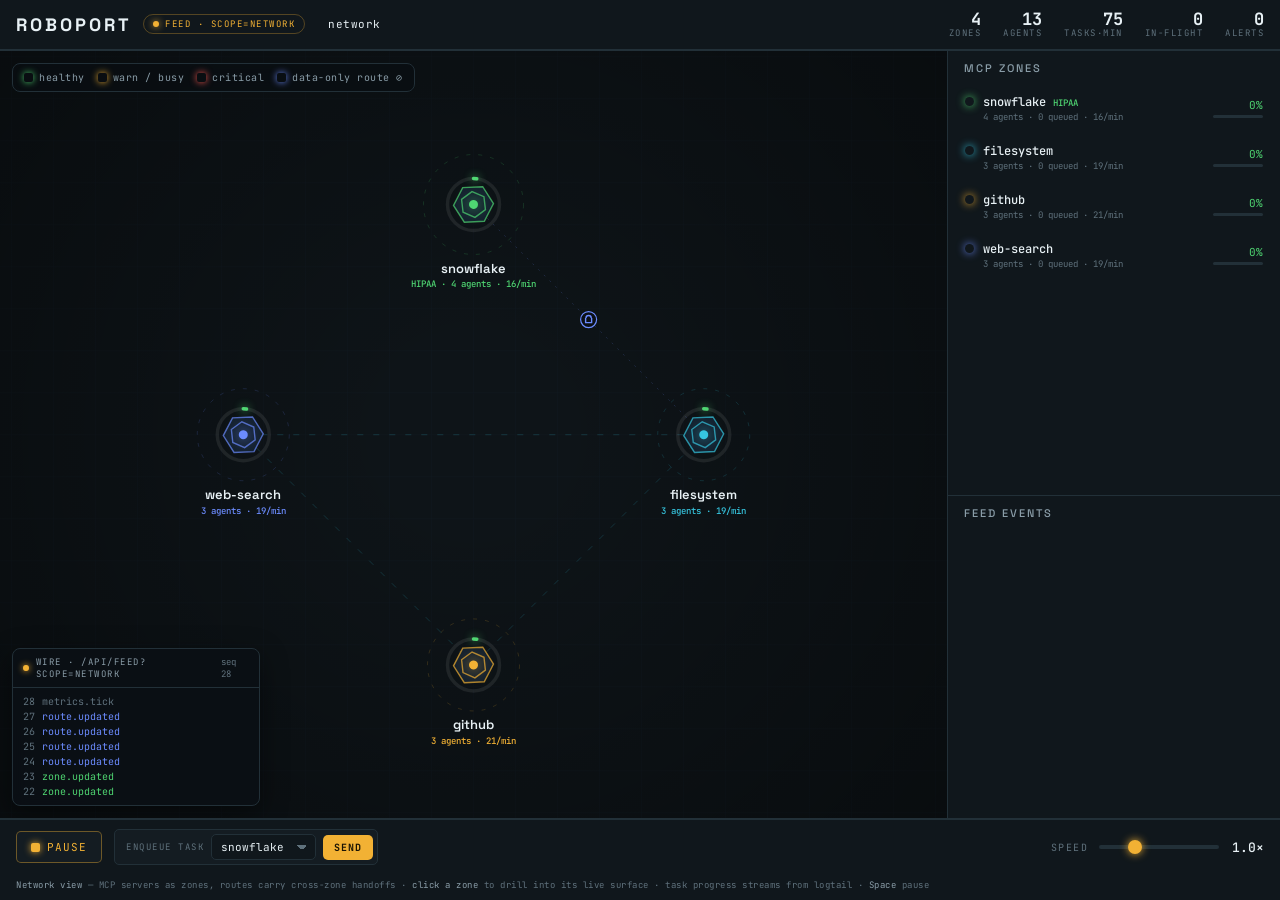
<file: control_surface/web/roboport-mcp-network.html>
<!DOCTYPE html>
<html lang="en">
<head>
<meta charset="UTF-8" />
<meta name="viewport" content="width=device-width, initial-scale=1.0" />
<title>ROBOPORT — MCP network (fake feed)</title>
<link rel="preconnect" href="https://fonts.googleapis.com" />
<link rel="preconnect" href="https://fonts.gstatic.com" crossorigin />
<link href="https://fonts.googleapis.com/css2?family=Space+Grotesk:wght@400;500;700&family=JetBrains+Mono:wght@400;500;700&display=swap" rel="stylesheet" />
<style>
  :root{
    --floor:#0e1418;--floor2:#0b1015;--panel:#141c22;--panel2:#10171c;
    --line:#223038;--line2:#2c3c46;--steel:#8a9da8;--steel-dim:#5f717c;--bright:#e8f1f5;
    --dispatch:#36c6e0;--work:#f2b134;--return:#4fd672;--dock:#6c8cff;--alert:#ff5a52;
    --r1:5px;--r2:8px;--r3:12px;--s2:8px;--s3:12px;--s4:16px;--s5:22px;
    --t-fast:120ms;--t-base:200ms;--ease:cubic-bezier(.4,0,.2,1);--shadow:0 8px 28px rgba(0,0,0,.45);
  }
  *{box-sizing:border-box}
  html,body{height:100%;margin:0}
  body{background:var(--floor2);color:var(--steel);font-family:"JetBrains Mono",ui-monospace,Menlo,monospace;font-size:13px;-webkit-font-smoothing:antialiased;overflow:hidden}
  .sr-only{position:absolute;width:1px;height:1px;padding:0;margin:-1px;overflow:hidden;clip:rect(0,0,0,0);border:0}
  .app{height:100dvh;display:grid;grid-template-columns:1fr 332px;grid-template-rows:auto 1fr auto;grid-template-areas:"hud hud" "stage side" "dock dock";gap:1px;background:var(--line)}

  .hud{grid-area:hud;background:var(--panel2);display:flex;align-items:center;gap:var(--s4);padding:10px var(--s4);border-bottom:1px solid var(--line)}
  .brand{display:flex;align-items:center;gap:11px;min-width:0}
  .brand h1{font-family:"Space Grotesk",sans-serif;font-weight:700;font-size:18px;letter-spacing:3px;color:var(--bright);margin:0;white-space:nowrap}
  .feedbadge{display:inline-flex;align-items:center;gap:6px;font-size:9px;letter-spacing:1.5px;text-transform:uppercase;color:var(--work);border:1px solid rgba(242,177,52,.3);border-radius:20px;padding:3px 9px;white-space:nowrap}
  .feedbadge .d{width:6px;height:6px;border-radius:50%;background:var(--work);box-shadow:0 0 7px var(--work);animation:pulse 1.4s infinite}
  @keyframes pulse{0%,100%{opacity:1}50%{opacity:.25}}
  .crumbs{display:flex;align-items:center;gap:8px;font-size:11px;min-width:0}
  .crumbs button{appearance:none;background:none;border:none;font-family:inherit;font-size:11px;letter-spacing:.5px;color:var(--steel-dim);cursor:pointer;padding:3px 7px;border-radius:var(--r1);display:inline-flex;align-items:center;gap:6px;transition:color var(--t-fast),background var(--t-fast)}
  .crumbs button:hover{color:var(--bright);background:var(--panel)}
  .crumbs button.here{color:var(--bright);cursor:default}
  .crumbs button.here:hover{background:none}
  .crumbs .sep{color:var(--line2)}
  .crumbs .zc{width:8px;height:8px;border-radius:2px;box-shadow:0 0 7px currentColor}
  .stats{display:flex;gap:var(--s5);margin-left:auto;flex-wrap:wrap;justify-content:flex-end}
  .stat{display:flex;flex-direction:column;align-items:flex-end;line-height:1.1}
  .stat .v{font-size:17px;font-weight:700;color:var(--bright)}
  .stat .v.warn{color:var(--work)}.stat .v.bad{color:var(--alert)}
  .stat .k{font-size:9px;letter-spacing:1.5px;text-transform:uppercase;color:var(--steel-dim)}

  .stage{grid-area:stage;position:relative;background:var(--floor);overflow:hidden}
  canvas{position:absolute;inset:0;width:100%;height:100%;display:block}
  .legend{position:absolute;left:12px;top:12px;z-index:3;display:flex;gap:13px;flex-wrap:wrap;max-width:62%;background:rgba(10,15,19,.66);backdrop-filter:blur(6px);border:1px solid var(--line);border-radius:var(--r2);padding:7px 11px;pointer-events:none}
  .legend .it{display:flex;align-items:center;gap:6px;font-size:10px;letter-spacing:.5px;color:var(--steel)}
  .legend .sw{width:9px;height:9px;border-radius:2px;box-shadow:0 0 7px currentColor}

  .toasts{position:absolute;top:12px;right:12px;z-index:6;display:flex;flex-direction:column;gap:8px;width:250px}
  .toast{display:flex;gap:9px;align-items:flex-start;background:rgba(16,23,28,.94);border:1px solid var(--line2);border-left:3px solid var(--work);border-radius:var(--r2);padding:9px 11px;cursor:pointer;box-shadow:var(--shadow);animation:slidein var(--t-base) var(--ease)}
  .toast.bad{border-left-color:var(--alert)}.toast.info{border-left-color:var(--dispatch)}
  .toast .th{color:var(--bright);font-size:11px;font-weight:500}
  .toast .tb{color:var(--steel-dim);font-size:10px;margin-top:2px}
  .toast .tg{font-size:9px;color:var(--steel-dim);white-space:nowrap;margin-left:auto}
  @keyframes slidein{from{opacity:0;transform:translateX(16px)}to{opacity:1;transform:none}}

  .tip{position:absolute;z-index:7;pointer-events:none;background:rgba(10,15,19,.95);border:1px solid var(--line2);border-radius:var(--r1);padding:5px 8px;font-size:10px;color:var(--bright);white-space:nowrap;transform:translate(-50%,-130%);opacity:0;transition:opacity var(--t-fast)}
  .tip.on{opacity:1}.tip .s{color:var(--steel-dim)}

  .floatpanel{position:absolute;z-index:4;transition:bottom var(--t-base) var(--ease)}
  .wire{left:12px;bottom:12px;width:248px;background:rgba(11,16,21,.92);backdrop-filter:blur(8px);border:1px solid var(--line);border-radius:var(--r2);overflow:hidden;box-shadow:var(--shadow)}
  .stage.zoned .wire{bottom:54px}
  .wire-h{display:flex;align-items:center;gap:7px;padding:7px 10px;cursor:pointer;border-bottom:1px solid var(--line);user-select:none}
  .wire-h .d{width:6px;height:6px;border-radius:50%;background:var(--work);box-shadow:0 0 6px var(--work);animation:pulse 1.4s infinite}
  .wire-h .t{font-size:9px;letter-spacing:1.5px;text-transform:uppercase;color:var(--steel)}
  .wire-h .c{margin-left:auto;font-size:9px;color:var(--steel-dim)}
  .wire-b{font-size:10px;line-height:1.5;padding:6px 10px;max-height:128px;overflow:hidden;transition:max-height var(--t-base) var(--ease)}
  .wire.min .wire-b{max-height:0;padding-top:0;padding-bottom:0}
  .wire.min .wire-h{border-bottom:none}
  .wl{display:flex;gap:7px;white-space:nowrap}
  .wl .sq{color:var(--steel-dim)}.wl .ty{color:var(--steel)}

  .qstrip{position:absolute;z-index:4;left:12px;right:12px;bottom:12px;height:34px;display:none;align-items:center;gap:8px;background:rgba(11,16,21,.9);backdrop-filter:blur(8px);border:1px solid var(--line);border-radius:var(--r2);padding:0 11px;overflow:hidden}
  .stage.zoned .qstrip{display:flex}
  .qstrip .ql{font-size:9px;letter-spacing:1.5px;text-transform:uppercase;color:var(--steel-dim);flex:none}
  .qstrip .qchips{display:flex;gap:6px;overflow:hidden;flex:1;-webkit-mask-image:linear-gradient(90deg,#000 92%,transparent)}
  .qchip{display:inline-flex;align-items:center;gap:6px;flex:none;font-size:10px;color:var(--bright);background:var(--panel);border:1px solid var(--line2);border-radius:20px;padding:3px 9px;cursor:pointer}
  .qchip .qd{width:7px;height:7px;border-radius:2px;box-shadow:0 0 6px currentColor}
  .qstrip .qmt{font-size:10px;color:var(--steel-dim);margin:auto}

  .inspector{right:12px;bottom:12px;width:266px;background:rgba(15,22,28,.95);backdrop-filter:blur(10px);border:1px solid var(--line2);border-radius:var(--r3);box-shadow:var(--shadow);overflow:hidden;transform:translateY(12px);opacity:0;pointer-events:none;transition:opacity var(--t-base),transform var(--t-base),bottom var(--t-base)}
  .stage.zoned .inspector{bottom:54px}
  .inspector.on{transform:none;opacity:1;pointer-events:auto}
  .insp-head{display:flex;align-items:center;gap:9px;padding:11px var(--s3);border-bottom:1px solid var(--line)}
  .insp-head .ring{width:10px;height:10px;border-radius:50%;box-shadow:0 0 9px currentColor;flex:none}
  .insp-head .ttl{min-width:0}
  .insp-head .ttl .n{color:var(--bright);font-size:13px;font-weight:500;white-space:nowrap;overflow:hidden;text-overflow:ellipsis}
  .insp-head .ttl .ty{font-size:9px;letter-spacing:1.5px;text-transform:uppercase;color:var(--steel-dim);white-space:nowrap;overflow:hidden;text-overflow:ellipsis}
  .insp-head .x{margin-left:auto;background:none;border:none;color:var(--steel-dim);cursor:pointer;font-size:15px;line-height:1;padding:2px 4px;border-radius:4px}
  .insp-head .x:hover{color:var(--bright);background:var(--panel)}
  .insp-body{padding:var(--s3)}
  .insp-grid{display:grid;grid-template-columns:1fr 1fr;gap:9px var(--s3);margin-bottom:var(--s3)}
  .insp-grid .f .k{font-size:9px;letter-spacing:1px;text-transform:uppercase;color:var(--steel-dim)}
  .insp-grid .f .v{color:var(--bright);font-size:12px;margin-top:2px;white-space:nowrap;overflow:hidden;text-overflow:ellipsis}
  .bar{height:5px;border-radius:4px;background:var(--line);overflow:hidden;margin-top:5px}
  .bar i{display:block;height:100%;border-radius:4px;transition:width var(--t-base)}
  .barlbl{display:flex;justify-content:space-between;font-size:9px;color:var(--steel-dim);text-transform:uppercase;letter-spacing:1px;margin-top:8px}
  .insp-actions{display:flex;flex-wrap:wrap;gap:6px;padding:10px var(--s3) var(--s3)}
  .cmd{appearance:none;flex:1 1 auto;min-width:70px;border:1px solid var(--line2);background:var(--panel);color:var(--bright);font-family:inherit;font-size:10px;letter-spacing:.8px;text-transform:uppercase;padding:7px 8px;border-radius:var(--r1);cursor:pointer;transition:border-color var(--t-fast),background var(--t-fast),color var(--t-fast)}
  .cmd:hover{border-color:var(--steel-dim)}.cmd:active{transform:translateY(1px)}
  .cmd:focus-visible{outline:2px solid var(--dispatch);outline-offset:2px}
  .cmd.go{border-color:rgba(54,198,224,.45);color:var(--dispatch)}
  .cmd.warn{border-color:rgba(242,177,52,.45);color:var(--work)}
  .cmd.danger{border-color:rgba(255,90,82,.4);color:var(--alert)}
  .cmd.on{background:rgba(108,140,255,.16);border-color:var(--dock);color:var(--dock)}
  .cmd[disabled]{opacity:.38;cursor:not-allowed}

  .side{grid-area:side;background:var(--panel2);display:flex;flex-direction:column;min-height:0}
  .pane{display:flex;flex-direction:column;min-height:0}
  .pane.top{flex:1 1 58%;border-bottom:1px solid var(--line)}
  .pane.bot{flex:1 1 42%}
  .pane h2{margin:0;padding:10px var(--s4) 8px;font-family:"Space Grotesk",sans-serif;font-weight:500;font-size:11px;letter-spacing:2px;text-transform:uppercase;color:var(--steel);display:flex;align-items:center;gap:8px}
  .pane h2 .count{margin-left:auto;color:var(--steel-dim)}
  .scroll{overflow-y:auto;padding:0 var(--s2) 10px;min-height:0}
  .scroll::-webkit-scrollbar{width:8px}.scroll::-webkit-scrollbar-thumb{background:var(--line);border-radius:8px}
  .row{display:grid;grid-template-columns:auto 1fr auto;gap:9px;align-items:center;padding:8px;border-radius:var(--r2);margin:2px 0;cursor:pointer;border:1px solid transparent;transition:background var(--t-fast),border-color var(--t-fast)}
  .row:hover{background:var(--panel)}.row:focus-visible{outline:2px solid var(--dispatch);outline-offset:1px}
  .row.sel{background:var(--panel);border-color:var(--line2)}
  .row .pip{width:9px;height:9px;border-radius:50%;box-shadow:0 0 8px currentColor;align-self:start;margin-top:3px}
  .row .who{min-width:0}
  .row .name{color:var(--bright);font-size:12px;font-weight:500;white-space:nowrap;overflow:hidden;text-overflow:ellipsis}
  .row .meta{font-size:9px;color:var(--steel-dim);white-space:nowrap;overflow:hidden;text-overflow:ellipsis;margin-top:1px}
  .row .met{display:flex;flex-direction:column;align-items:flex-end;gap:3px;min-width:52px}
  .row .met .big{font-size:11px;color:var(--steel)}
  .row .met .mini{width:50px;height:3px;border-radius:3px;background:var(--line);overflow:hidden}
  .row .met .mini i{display:block;height:100%;border-radius:3px;transition:width var(--t-base)}
  .row .gauge{position:relative;width:30px;height:30px;flex:none}
  .logline{display:flex;gap:8px;padding:3px 6px;font-size:11px;line-height:1.45}
  .logline .t{color:var(--steel-dim);flex:none}.logline .m{color:var(--steel)}.logline .m b{font-weight:500}

  .dock{grid-area:dock;background:var(--panel2);border-top:1px solid var(--line);display:flex;align-items:center;gap:var(--s3);padding:9px var(--s4);flex-wrap:wrap}
  .btn{appearance:none;border:1px solid var(--line);background:var(--panel);color:var(--bright);font-family:inherit;font-size:11px;letter-spacing:1px;text-transform:uppercase;padding:8px 14px;border-radius:var(--r1);cursor:pointer;display:inline-flex;align-items:center;gap:7px;transition:border-color var(--t-fast)}
  .btn:hover{border-color:var(--steel-dim)}.btn:active{transform:translateY(1px)}
  .btn:focus-visible{outline:2px solid var(--dispatch);outline-offset:2px}
  .btn.primary{border-color:rgba(242,177,52,.4);color:var(--work)}
  .btn .ic{width:9px;height:9px;border-radius:2px;background:currentColor;box-shadow:0 0 7px currentColor}
  .injector{display:flex;align-items:center;gap:7px;background:var(--panel);border:1px solid var(--line);border-radius:var(--r1);padding:4px 4px 4px 11px}
  .injector label{font-size:9px;letter-spacing:1.5px;text-transform:uppercase;color:var(--steel-dim)}
  .injector select{appearance:none;background:var(--panel2);border:1px solid var(--line);color:var(--bright);font-family:inherit;font-size:11px;padding:5px 24px 5px 9px;border-radius:var(--r1);cursor:pointer;background-image:linear-gradient(45deg,transparent 50%,var(--steel-dim) 50%),linear-gradient(135deg,var(--steel-dim) 50%,transparent 50%);background-position:calc(100% - 13px) 50%,calc(100% - 8px) 50%;background-size:5px 5px;background-repeat:no-repeat}
  .injector .run{border:none;background:var(--work);color:#1a1304;font-weight:700;padding:6px 11px;border-radius:var(--r1);font-family:inherit;font-size:10px;letter-spacing:1px;text-transform:uppercase;cursor:pointer}
  .speed{display:flex;align-items:center;gap:9px;margin-left:auto}
  .speed label{font-size:10px;letter-spacing:1.5px;text-transform:uppercase;color:var(--steel-dim)}
  .speed output{color:var(--bright);min-width:34px;text-align:right;font-weight:500}
  input[type=range]{-webkit-appearance:none;appearance:none;width:120px;height:4px;border-radius:4px;background:var(--line);outline:none}
  input[type=range]::-webkit-slider-thumb{-webkit-appearance:none;width:14px;height:14px;border-radius:50%;background:var(--work);box-shadow:0 0 8px var(--work);cursor:pointer}
  input[type=range]::-moz-range-thumb{width:14px;height:14px;border:none;border-radius:50%;background:var(--work);box-shadow:0 0 8px var(--work);cursor:pointer}
  .hint{font-size:9px;color:var(--steel-dim);letter-spacing:.5px;width:100%;padding-top:2px}
  .hint b{color:var(--steel);font-weight:400}

  @media (max-width:880px){
    .app{grid-template-columns:1fr;grid-template-rows:auto minmax(44dvh,1fr) auto auto;grid-template-areas:"hud" "stage" "side" "dock"}
    .side{flex-direction:row;max-height:30dvh}.pane.top{flex:1 1 50%;border-bottom:none;border-right:1px solid var(--line)}.pane.bot{flex:1 1 50%}
    .wire{display:none}.inspector{right:8px;left:8px;width:auto}.speed{margin-left:0}.hint,.legend{display:none}.qstrip{right:8px;left:8px}
  }
  @media (prefers-reduced-motion:reduce){.feedbadge .d,.wire-h .d{animation:none}.toast{animation:none}}
</style>
</head>
<body>
<div class="app">
  <header class="hud">
    <div class="brand"><h1>ROBOPORT</h1>
      <span class="feedbadge"><span class="d"></span><span id="feed-label">feed · mcp network</span></span></div>
    <nav class="crumbs" id="crumbs" aria-label="Scope"></nav>
    <div class="stats" id="stats"></div>
  </header>

  <main class="stage" id="stage">
    <canvas id="c" aria-hidden="true"></canvas>
    <div class="legend" id="legend" aria-hidden="true"></div>
    <div class="toasts" id="toasts" aria-live="polite"></div>
    <div class="tip" id="tip"></div>
    <div class="floatpanel wire" id="wire">
      <div class="wire-h" id="wire-h"><span class="d"></span><span class="t" id="wire-t">wire · /api/feed?scope=network</span><span class="c" id="wire-c">seq 0</span></div>
      <div class="wire-b" id="wire-b"></div>
    </div>
    <div class="qstrip" id="qstrip"><span class="ql">queue</span><div class="qchips" id="qchips"></div></div>
    <aside class="floatpanel inspector" id="inspector" role="region" aria-label="Inspector">
      <div class="insp-head"><span class="ring" id="i-ring"></span><div class="ttl"><div class="n" id="i-name">—</div><div class="ty" id="i-type">—</div></div><button class="x" id="i-close" aria-label="Clear">✕</button></div>
      <div class="insp-body" id="i-body"></div>
      <div class="insp-actions" id="i-actions"></div>
    </aside>
  </main>

  <aside class="side">
    <section class="pane top"><h2 id="side-h1">MCP zones <span class="count" id="side-count">0</span></h2><div class="scroll" id="side-list" role="listbox" aria-label="List" tabindex="0"></div></section>
    <section class="pane bot"><h2 id="side-h2">Feed events</h2><div class="scroll" id="log" aria-live="off"></div></section>
  </aside>

  <footer class="dock">
    <button class="btn primary" id="btn-play"><span class="ic"></span><span id="play-label">Pause</span></button>
    <div class="injector"><label for="inj-zone" id="inj-label">enqueue task</label><select id="inj-zone" aria-label="Target MCP zone"></select><button class="run" id="btn-inject">Send</button></div>
    <div class="speed"><label for="speed">Speed</label><input type="range" id="speed" min="0.25" max="3" step="0.25" value="1" /><output id="speed-out">1.0×</output></div>
    <div class="hint" id="hint"><b>Network view</b> — MCP servers as zones, routes carry cross-zone handoffs · <b>click a zone</b> to drill into its live surface · task progress streams from logtail · <b>Space</b> pause · <b>Esc</b> back/clear</div>
  </footer>
</div>
<div class="sr-only" id="sr" aria-live="polite"></div>

<script>
"use strict";
/* =====================================================================
   PART A — FAKE MCP CONTROL PLANE  (stands in for collector.py+logtail.py)
   Owns all truth: zones (MCP servers), agents (containers), stations
   (MCP tools), tasks, routes. Simulates EVERY zone continuously; the feed
   only DELIVERS what the current scope subscribes to — exactly how a real
   backend keeps bandwidth flat as zones multiply. Emits the §4 envelopes.
   ===================================================================== */
function createControlPlane(){
  const ZONES=[
    {zone_id:"mcp-snowflake", name:"snowflake",  color:"#4fd672", policy:"hipaa", tools:["query","schema","ingest"]},
    {zone_id:"mcp-filesystem",name:"filesystem", color:"#36c6e0", policy:"local", tools:["read","write","search"]},
    {zone_id:"mcp-github",    name:"github",     color:"#f2b134", policy:"local", tools:["get_pr","review","merge"]},
    {zone_id:"mcp-search",    name:"web-search", color:"#6c8cff", policy:"local", tools:["search","fetch","rank"]},
  ];
  const ROUTES=[
    {a:"mcp-filesystem",b:"mcp-snowflake",data_only:true},   // into HIPAA: data payloads only, no agent transfer
    {a:"mcp-search",    b:"mcp-filesystem"},
    {a:"mcp-github",    b:"mcp-filesystem"},
    {a:"mcp-search",    b:"mcp-github"},
  ];
  const IMG={ "mcp-snowflake":"mcp/snowflake-worker:2.1","mcp-filesystem":"mcp/fs-agent:1.4",
              "mcp-github":"mcp/gh-agent:3.0","mcp-search":"mcp/search-agent:1.1" };

  let seq=0, subs=[], scope="network", born=performance.now();
  let idA=0, idT=0, alertN=0, spawnT=2.4, chaosT=8, rollT=0, metricT=0;
  const agents=new Map(), stations=new Map(), tasks=new Map();
  const zoneState=new Map();      // zone_id -> rollup
  const routeLoad=new Map();      // "a|b" -> recent handoff intensity
  const now=()=>new Date().toISOString();
  const zmeta=z=>ZONES.find(x=>x.zone_id===z);
  const zColor=z=>(zmeta(z)||{}).color||"#8a9da8";

  function setScope(s){scope=s;}
  function relevant(type,zoneId){
    if(type==="snapshot"||type==="metrics.tick"||type==="alert.raised"||type==="log.appended")return true;
    if(scope==="network")return type==="zone.updated"||type==="route.updated"||type==="task.handoff";
    if(scope.startsWith("zone:")){const z=scope.slice(5);return zoneId===z;}
    return false;
  }
  function emit(type,data,zoneId){if(!relevant(type,zoneId))return;seq++;const env={v:1,seq,ts:now(),type,data};for(const s of subs)s(env);}
  const subscribe=cb=>{subs.push(cb);return()=>{subs=subs.filter(x=>x!==cb);};};
  const log=h=>{seq++;const env={v:1,seq,ts:now(),type:"log.appended",data:{html:h,ts:now()}};for(const s of subs)s(env);};
  function alert(kind,title,body,target,zoneId){emit("alert.raised",{alert_id:"al_"+(++alertN),kind,title,body,target,raised_at:now(),ttl_s:6},zoneId);}

  // ---- station (MCP tool) ----
  function sid(z,tool){return z+":"+tool;}
  ZONES.forEach(z=>z.tools.forEach((tool,i)=>stations.set(sid(z.zone_id,tool),
    {station_id:sid(z.zone_id,tool),zone_id:z.zone_id,name:tool,order:i,hue:z.color,
     state:"idle",worker_agent_id:null,queue_depth:0,rev:0})));

  // ---- agent (container homed to a zone) ----
  function mkAgent(z,running=true){
    idA++;const id=(idA).toString(16).padStart(2,"0")+Math.random().toString(16).slice(2,8);
    const a={agent_id:id,name:zmeta(z).name.slice(0,2)+"-agent-"+String(idA).padStart(2,"0"),
      zone_id:z,home_zone_id:z,station_id:null,state:running?"docked":"created",
      energy:100,cpu_pct:running?6+Math.random()*8:0,mem_pct:14+Math.random()*22,
      task_id:null,task_progress:0,eta_s:null,completed_total:0,status:running?"running":"created",
      image:IMG[z],color:zColor(z),error:null,rev:0,_busyT:0};
    agents.set(id,a);return a;}
  ZONES.forEach(z=>{const n=z.zone_id==="mcp-snowflake"?4:z.zone_id==="mcp-search"?3:3;for(let i=0;i<n;i++)mkAgent(z.zone_id);});

  function aDto(a){return{agent_id:a.agent_id,name:a.name,zone_id:a.zone_id,home_zone_id:a.home_zone_id,
    station_id:a.station_id,state:a.state,energy:+a.energy.toFixed(1),cpu_pct:+a.cpu_pct.toFixed(1),
    mem_pct:+a.mem_pct.toFixed(1),task_id:a.task_id,task_progress:+a.task_progress.toFixed(3),eta_s:a.eta_s,
    completed_total:a.completed_total,status:a.status,image:a.image,color:a.color,error:a.error,rev:a.rev};}
  const pushA=(a,t="agent.updated")=>{a.rev++;emit(t,aDto(a),a.zone_id);};
  const pushS=s=>{s.rev++;emit("station.updated",{...s},s.zone_id);};

  // ---- tasks ----
  const TASKKIND=["query","read","get_pr","search","ingest","review","fetch","write","rank","schema"];
  function mkTask(zone,pipeline){
    idT++;const id="t_"+idT.toString(36)+Math.random().toString(36).slice(2,5);
    const t={task_id:id,zone_id:zone,tool:null,state:"queued",progress:0,agent_id:null,
      pipeline:pipeline||null,hop:0,kind:TASKKIND[(Math.random()*TASKKIND.length)|0]};
    if(pipeline){t.zone_id=pipeline[0].zone;t.tool=pipeline[0].tool;}
    tasks.set(id,t);emit("task.enqueued",{task_id:id,zone_id:t.zone_id,tool:t.tool,kind:t.kind,state:"queued"},t.zone_id);
    return t;}
  function queuedOf(z){return [...tasks.values()].filter(t=>t.zone_id===z&&t.state==="queued");}
  function randTool(z){const tl=zmeta(z).tools;return tl[(Math.random()*tl.length)|0];}

  function assign(){
    for(const z of ZONES){
      const free=[...agents.values()].filter(a=>a.zone_id===z.zone_id&&a.status==="running"&&a.state==="docked"&&!a.task_id);
      const q=queuedOf(z.zone_id);
      while(free.length&&q.length){
        const a=free.shift(),t=q.shift();
        const tool=t.tool||randTool(z.zone_id);
        t.tool=tool;t.state="working";t.agent_id=a.agent_id;
        a.task_id=t.task_id;a.station_id=sid(z.zone_id,tool);a.state="dispatched";a.task_progress=0;
        a.eta_s=Math.round(6+Math.random()*16);a._dur=a.eta_s*(0.5+Math.random()*0.4);a._busyT=0;
        pushA(a);emit("task.assigned",{task_id:t.task_id,agent_id:a.agent_id,zone_id:z.zone_id,tool,state:"working"},z.zone_id);
        const st=stations.get(a.station_id);if(st){st.worker_agent_id=a.agent_id;st.state="busy";pushS(st);}
      }
    }
  }

  function tickAgent(a,dt){
    if(a.status!=="running"){return;}
    // cpu reflects work
    const targetCpu=a.task_id?(48+Math.random()*40):(5+Math.random()*8);
    a.cpu_pct+=(targetCpu-a.cpu_pct)*Math.min(1,dt*1.3);
    a.mem_pct=Math.max(6,Math.min(100,a.mem_pct+(Math.random()-0.45)*3*dt+(a.task_id?1.2*dt:-0.6*dt)));
    a.energy=Math.max(0,100-a.cpu_pct);
    if(a.state==="dispatched"){a._busyT+=dt;if(a._busyT>0.6){a.state="working";pushA(a);}return;}
    if(a.state==="working"&&a.task_id){
      a._busyT+=dt;a.task_progress=Math.min(1,a._busyT/(a._dur||8));
      a.eta_s=Math.max(0,Math.round((a._dur-a._busyT)));
      // logtail-style progress stream (~3 Hz)
      if(!a._lp||a._busyT-a._lp>0.33){a._lp=a._busyT;emit("task.progress",{task_id:a.task_id,progress:+a.task_progress.toFixed(3),eta_s:a.eta_s,agent_id:a.agent_id},a.zone_id);pushA(a);}
      if(a.task_progress>=1)complete(a);
    }
  }
  function complete(a){
    const t=tasks.get(a.task_id);const st=a.station_id&&stations.get(a.station_id);
    if(st){st.worker_agent_id=null;st.state="idle";pushS(st);}
    if(t&&t.pipeline&&t.hop<t.pipeline.length-1){
      // hand off to the next zone in the pipeline
      t.hop++;const nx=t.pipeline[t.hop];const from=t.zone_id;
      emit("task.completed",{task_id:t.task_id,agent_id:a.agent_id,status:"ok",hop:t.hop-1},from);
      emit("task.handoff",{task_id:t.task_id,from_zone:from,to_zone:nx.zone,tool:nx.tool},from);
      bumpRoute(from,nx.zone);
      t.zone_id=nx.zone;t.tool=nx.tool;t.state="queued";t.agent_id=null;
      emit("task.enqueued",{task_id:t.task_id,zone_id:nx.zone,tool:nx.tool,kind:t.kind,state:"queued"},nx.zone);
      log(`<b style="color:${zColor(from)}">${t.task_id}</b> handoff → <b style="color:${zColor(nx.zone)}">${zmeta(nx.zone).name}</b>`);
    }else if(t){
      emit("task.completed",{task_id:t.task_id,agent_id:a.agent_id,status:"ok"},a.zone_id);
      tasks.delete(t.task_id);
    }
    a.task_id=null;a.station_id=null;a.task_progress=0;a.eta_s=null;a.completed_total++;a.state="returning";a._busyT=0;a._rt=0;
    pushA(a);
  }
  function bumpRoute(a,b){const k=[a,b].sort().join("|");routeLoad.set(k,(routeLoad.get(k)||0)+1.4);}

  function rollup(){
    for(const z of ZONES){
      const mem=[...agents.values()].filter(a=>a.zone_id===z.zone_id);
      const active=mem.filter(a=>a.state!=="docked"&&a.status==="running").length;
      const busy=mem.filter(a=>a.task_id).length;
      const q=queuedOf(z.zone_id).length;
      const util=mem.length?busy/mem.length:0;
      let health="ok";const low=mem.some(a=>a.status!=="running");
      if(q>6||low)health="critical";else if(util>0.8||q>3)health="warn";
      const prev=zoneState.get(z.zone_id);
      const tpm=prev?prev.tasks_per_min:18;
      const st={zone_id:z.zone_id,name:z.name,color:z.color,policy:z.policy,
        agents_total:mem.length,agents_active:active,agents_busy:busy,queued:q,
        tasks_per_min:Math.max(0,Math.round(tpm*0.85+(busy*6+Math.random()*4))),
        utilization:+util.toFixed(2),health,rev:(prev?prev.rev+1:0)};
      zoneState.set(z.zone_id,st);emit("zone.updated",st,z.zone_id);
    }
    for(const r of ROUTES){const k=[r.a,r.b].sort().join("|");const load=routeLoad.get(k)||0;
      emit("route.updated",{a:r.a,b:r.b,data_only:!!r.data_only,load:+load.toFixed(2)},null);}
  }

  function tick(dt){
    if(dt<=0)return;
    for(const a of agents.values())tickAgent(a,dt);
    // returning agents settle to docked
    for(const a of agents.values()){if(a.state==="returning"){a._rt=(a._rt||0)+dt;if(a._rt>0.5){a.state="docked";pushA(a);}}}
    assign();
    // task generation
    spawnT-=dt;
    if(spawnT<=0){spawnT=1.1+Math.random()*1.6;
      if(Math.random()<0.32){ // multi-hop pipeline -> handoff
        const a=ZONES[(Math.random()*ZONES.length)|0],b=ZONES[(Math.random()*ZONES.length)|0];
        if(a!==b)mkTask(null,[{zone:a.zone_id,tool:randTool(a.zone_id)},{zone:b.zone_id,tool:randTool(b.zone_id)}]);
      }else{const z=ZONES[(Math.random()*ZONES.length)|0];mkTask(z.zone_id);}
    }
    // decay route load
    for(const k of routeLoad.keys()){const v=routeLoad.get(k)-dt*0.7;if(v<=0)routeLoad.delete(k);else routeLoad.set(k,v);}
    // occasional container fault
    chaosT-=dt;
    if(chaosT<=0){chaosT=11+Math.random()*10;
      const run=[...agents.values()].filter(a=>a.status==="running");
      if(run.length>9&&Math.random()<0.5){const a=run[(Math.random()*run.length)|0];
        a.status="exited";a.error="OOMKilled";a.state="docked";
        if(a.task_id){const t=tasks.get(a.task_id);if(t){t.state="queued";t.agent_id=null;}a.task_id=null;a.station_id=null;}
        pushA(a);alert("critical",a.name+" OOMKilled","Container exceeded memory; task requeued.",{type:"agent",id:a.agent_id},a.zone_id);
        log(`<b style="color:#ff5a52">${a.name}</b> OOMKilled · requeued`);a._restartIn=2+Math.random()*2;}
    }
    for(const a of agents.values()){if(a.status==="exited"&&a._restartIn!=null){a._restartIn-=dt;if(a._restartIn<=0){a._restartIn=null;a.status="running";a.error=null;a.cpu_pct=6;a.state="docked";pushA(a);log(`<b style="color:#4fd672">${a.name}</b> restarted`);}}}

    rollT-=dt;if(rollT<=0){rollT=1.0;rollup();}
    metricT-=dt;if(metricT<=0){metricT=1.0;emit("metrics.tick",metrics(),null);}
  }

  function metrics(){
    const all=[...agents.values()];const run=all.filter(a=>a.status==="running");
    const busy=all.filter(a=>a.task_id).length;
    const inflight=[...tasks.values()].filter(t=>t.pipeline&&t.hop>0).length;
    const tpm=ZONES.reduce((s,z)=>s+((zoneState.get(z.zone_id)||{}).tasks_per_min||0),0);
    let busiest=ZONES[0].name,bv=-1;for(const z of ZONES){const u=(zoneState.get(z.zone_id)||{}).utilization||0;if(u>bv){bv=u;busiest=z.name;}}
    return{zones:ZONES.length,total_agents:all.length,running:run.length,active_agents:busy,
      tasks_per_min:tpm,inflight,busiest,queued:[...tasks.values()].filter(t=>t.state==="queued").length,
      uptime_s:Math.floor((performance.now()-born)/1000),ts:now()};}

  // ---- scope-shaped snapshot ----
  function snapshot(){
    if(scope.startsWith("zone:")){
      const z=scope.slice(5);
      return{scope:"zone",zone:{...zmeta(z),...(zoneState.get(z)||{})},
        agents:[...agents.values()].filter(a=>a.zone_id===z).map(aDto),
        stations:[...stations.values()].filter(s=>s.zone_id===z),
        tasks:[...tasks.values()].filter(t=>t.zone_id===z&&t.state==="queued").map(t=>({task_id:t.task_id,tool:t.tool,kind:t.kind,zone_id:z})),
        metrics:metrics()};
    }
    return{scope:"network",zones:ZONES.map(z=>({...z,...(zoneState.get(z.zone_id)||{agents_total:0,agents_active:0,agents_busy:0,queued:0,tasks_per_min:0,utilization:0,health:"ok"})})),
      routes:ROUTES.map(r=>({a:r.a,b:r.b,data_only:!!r.data_only,load:routeLoad.get([r.a,r.b].sort().join("|"))||0})),
      metrics:metrics()};
  }
  function getSnapshot(){seq++;const env={v:1,seq,ts:now(),type:"snapshot",data:snapshot()};for(const s of subs)s(env);}

  function handleCommand(cmd){
    const ok=()=>({command_id:cmd.command_id,status:"accepted"});const rej=r=>({command_id:cmd.command_id,status:"rejected",reason:r});
    const tg=cmd.target||{};const a=agents.get(tg.id);
    try{switch(cmd.type){
      case "agent.hold":case "agent.recall":if(!a)return rej("unknown agent");if(a.status!=="running")return rej("not running");a.status="paused";a.state="docked";if(a.task_id){const t=tasks.get(a.task_id);if(t){t.state="queued";t.agent_id=null;}a.task_id=null;a.station_id=null;}pushA(a);log(`<b style="color:#6c8cff">${a.name}</b> held`);return ok();
      case "agent.resume":if(!a)return rej("unknown agent");if(a.status!=="paused")return rej("not held");a.status="running";pushA(a);log(`<b style="color:#4fd672">${a.name}</b> resumed`);return ok();
      case "agent.retire":if(!a)return rej("unknown agent");a.status="exited";a.error="Stopped";a.state="docked";if(a.task_id){const t=tasks.get(a.task_id);if(t){t.state="queued";t.agent_id=null;}a.task_id=null;}a._restartIn=2.5;pushA(a);log(`<b style="color:#ff5a52">${a.name}</b> stopped`);return ok();
      case "agent.restart":if(!a)return rej("unknown agent");a.status="running";a.error=null;a.cpu_pct=6;a.state="docked";a._restartIn=null;a.completed_total++;pushA(a);log(`<b style="color:#4fd672">${a.name}</b> restarted`);return ok();
      case "task.enqueue":{const z=(cmd.args||{}).zone;if(!zmeta(z))return rej("unknown zone");mkTask(z);log(`<b style="color:${zColor(z)}">task</b> enqueued → ${zmeta(z).name}`);return ok();}
      case "zone.hold_all":{[...agents.values()].filter(x=>x.zone_id===tg.id&&x.status==="running").forEach(x=>{x.status="paused";x.state="docked";pushA(x);});return ok();}
      case "zone.resume_all":{[...agents.values()].filter(x=>x.zone_id===tg.id&&x.status==="paused").forEach(x=>{x.status="running";pushA(x);});return ok();}
      default:return rej("unsupported "+cmd.type);
    }}catch(e){return rej(e.message);}
  }

  // boot rollup so network reads full immediately
  rollup();
  log(`<b style="color:#4fd672">control plane online</b> · ${ZONES.length} MCP zones · ${agents.size} agents`);

  return {subscribe,setScope,getSnapshot,handleCommand,tick,ZONES,get seq(){return seq;}};
}

/* =====================================================================
   PART B — FEED CLIENT  (the swappable seam)
   Live: swap body for WebSocket ws://host/api/feed?scope=… + POST /commands.
   setScope re-subscribes the socket; PART C never changes.
   ===================================================================== */
function createFeed(backend){
  let lastSeq=0,onEnvelope=()=>{},scope="network";
  function route(env){if(env.type!=="snapshot"&&lastSeq&&env.seq!==lastSeq+1){backend.getSnapshot();return;}lastSeq=env.seq;onEnvelope(env);}
  backend.subscribe(route);
  return {connect(){backend.getSnapshot();},onEnvelope(cb){onEnvelope=cb;},tick(dt){backend.tick(dt);},
    setScope(s){scope=s;backend.setScope(s);backend.getSnapshot();},get scope(){return scope;},
    command(type,target,args={}){return backend.handleCommand({command_id:"c_"+Math.random().toString(36).slice(2),type,target,args,issued_by:"operator",ts:new Date().toISOString()});},
    zones(){return backend.ZONES;},get seq(){return lastSeq;}};
}

/* ----------------------------------------------------------------------
   THE SWAP — flip LIVE to talk to the real server.py instead of the mock.
   Same interface as createFeed(), so PART C below never changes:
     • connect()  -> open WS  ws(s)://host/api/feed?scope=<scope>
     • setScope() -> re-open the socket on the new scope; the server replies
                     with a scope-shaped snapshot (network rollups vs zone firehose)
     • command()  -> POST /api/commands (ack only; state returns via the feed)
   server.py stamps a per-CONNECTION seq, so each scope stream stays contiguous
   even though the global plane drops the envelopes this scope didn't subscribe to.
   ---------------------------------------------------------------------- */
const LIVE = false;                              // ← flip to true for the real backend
const FEED_BASE = "http://localhost:8000";       // ← server.py origin
function createLiveFeed(base){
  const wsBase=base.replace(/^http/,"ws");
  let ws=null,lastSeq=0,onEnvelope=()=>{},scope="network",zonesCache=[];
  function handle(ev){let env;try{env=JSON.parse(ev.data);}catch(e){return;}
    if(env.type==="snapshot"){lastSeq=env.seq;const d=env.data;if(d&&d.scope==="network"&&Array.isArray(d.zones))zonesCache=d.zones;onEnvelope(env);return;}
    if(lastSeq&&env.seq!==lastSeq+1){open();return;}                 // gap -> resync via fresh snapshot
    lastSeq=env.seq;
    if(env.type==="zone.updated"&&env.data){const i=zonesCache.findIndex(z=>z.zone_id===env.data.zone_id);if(i>=0)zonesCache[i]={...zonesCache[i],...env.data};}
    onEnvelope(env);}
  function open(){if(ws){ws.onclose=null;try{ws.close();}catch(e){}}lastSeq=0;
    ws=new WebSocket(wsBase+"/api/feed?scope="+encodeURIComponent(scope));ws.onmessage=handle;
    ws.onclose=()=>{ws=null;setTimeout(open,1200);};}               // unexpected drop -> reconnect
  return {connect(){open();},onEnvelope(cb){onEnvelope=cb;},tick(){/* server is the clock */},
    setScope(s){scope=s;open();},get scope(){return scope;},
    command(type,target,args={}){return fetch(base+"/api/commands",{method:"POST",headers:{"Content-Type":"application/json"},
      body:JSON.stringify({command_id:"c_"+Math.random().toString(36).slice(2),type,target,args,issued_by:"operator",ts:new Date().toISOString()})}).then(r=>r.json()).catch(e=>({status:"rejected",reason:String(e)}));},
    zones(){return zonesCache;},get seq(){return lastSeq;}};
}

/* =====================================================================
   PART C — CLIENT  (pure consumer: project envelopes -> render two scopes)
   ===================================================================== */
(function(){
  const reduceMotion=window.matchMedia("(prefers-reduced-motion: reduce)").matches;
  const canvas=document.getElementById("c"),ctx=canvas.getContext("2d");
  const T={floor:"#0e1418",steel:"#8a9da8",steelDim:"#5f717c",bright:"#e8f1f5",dispatch:"#36c6e0",work:"#f2b134",return:"#4fd672",dock:"#6c8cff",alert:"#ff5a52"};
  const HEALTH={ok:T.return,warn:T.work,critical:T.alert};
  let DPR=Math.min(window.devicePixelRatio||1,2),W=0,H=0,cx=0,cy=0;
  const M={scope:"network",zones:[],routes:[],agents:new Map(),stations:new Map(),tasks:[],zone:null,metrics:{}};
  const sparks=[],tokens=[],logE=[],toasts=[];let wireLines=[];
  let selected=null,hovered=null,running=true,simSpeed=1,alertCount=0;
  let logDirty=true,wireDirty=true,sideDirty=true,qDirty=true;
  const mouse={x:-999,y:-999};let backend,feed;

  function layout(){const r=canvas.getBoundingClientRect();W=r.width;H=r.height;canvas.width=Math.round(W*DPR);canvas.height=Math.round(H*DPR);ctx.setTransform(DPR,0,0,DPR,0,0);cx=W/2;cy=H/2;}

  /* ---------- positions ---------- */
  function zoneNodePos(zid){const i=Math.max(0,M.zones.findIndex(z=>z.zone_id===zid));const n=Math.max(1,M.zones.length);const R=Math.min(W,H)*0.30;const ang=-Math.PI/2+(i/n)*Math.PI*2;return{x:cx+Math.cos(ang)*R,y:cy+Math.sin(ang)*R};}
  function stationPos(s){const list=[...M.stations.values()].filter(x=>x.zone_id===s.zone_id).sort((a,b)=>a.order-b.order);const k=list.findIndex(x=>x.station_id===s.station_id);const n=Math.max(1,list.length);const R=Math.min(W,H)*0.34;const ang=-Math.PI/2+(k/n)*Math.PI*2;return{x:cx+Math.cos(ang)*R,y:cy+Math.sin(ang)*R};}
  function agentTarget(a){
    if(a.station_id&&(a.state==="working"||a.state==="dispatched")){const s=M.stations.get(a.station_id);if(s){const p=stationPos(s);const peers=[...M.agents.values()].filter(x=>x.station_id===a.station_id);const k=Math.max(0,peers.findIndex(x=>x.agent_id===a.agent_id));const off=(k-(peers.length-1)/2)*16;return{x:p.x+off,y:p.y+20};}}
    // docked / returning -> hub apron
    const idle=[...M.agents.values()].filter(x=>!x.task_id);const k=Math.max(0,idle.findIndex(x=>x.agent_id===a.agent_id));const n=Math.max(1,idle.length);const ang=k/n*Math.PI*2;const R=58;return{x:cx+Math.cos(ang)*R,y:cy+Math.sin(ang)*R};
  }

  /* ---------- ingestion ---------- */
  function hydrate(d){
    M.scope=d.scope;selected=null;hovered=null;closeInsp();
    if(d.scope==="network"){M.zones=d.zones||[];M.routes=d.routes||[];M.agents.clear();M.stations.clear();M.tasks=[];M.zone=null;document.getElementById("stage").classList.remove("zoned");}
    else{M.zone=d.zone;M.zones=[];M.routes=[];M.agents.clear();M.stations.clear();(d.stations||[]).forEach(s=>M.stations.set(s.station_id,s));(d.agents||[]).forEach(addA);M.tasks=d.tasks||[];document.getElementById("stage").classList.add("zoned");}
    M.metrics=d.metrics;sideDirty=qDirty=true;syncChrome();
  }
  function addA(dto){const s={...dto,x:cx,y:cy,bob:Math.random()*6.28,spin:Math.random()*6.28,trail:[]};const p=agentTarget(s);s.x=p.x;s.y=p.y;M.agents.set(dto.agent_id,s);return s;}
  function applyA(dto){let a=M.agents.get(dto.agent_id);if(!a){if(M.scope==="zone"&&dto.zone_id===M.zone.zone_id)addA(dto);return;}if(dto._patch){for(const k of["station_id","task_id","task_progress","eta_s","state"])if(dto[k]!==undefined)a[k]=dto[k];return;}if(dto.rev<a.rev&&!dto._patch)return;for(const k in dto)a[k]=dto[k];}
  function applyZone(z){const i=M.zones.findIndex(x=>x.zone_id===z.zone_id);if(i>=0)M.zones[i]={...M.zones[i],...z};sideDirty=true;}
  function applyRoute(r){const i=M.routes.findIndex(x=>x.a===r.a&&x.b===r.b);if(i>=0)M.routes[i]=r;else M.routes.push(r);}
  function route(env){
    pushWire(env);
    switch(env.type){
      case "snapshot":hydrate(env.data);break;
      case "zone.updated":applyZone(env.data);break;
      case "route.updated":applyRoute(env.data);break;
      case "agent.added":case "agent.updated":applyA(env.data);if(M.scope==="zone")sideDirty=true;break;
      case "agent.removed":M.agents.delete(env.data.agent_id);if(selected===env.data.agent_id)closeInsp();break;
      case "station.updated":M.stations.set(env.data.station_id,{...M.stations.get(env.data.station_id),...env.data});break;
      case "task.enqueued":if(M.scope==="zone"&&env.data.zone_id===M.zone.zone_id){M.tasks.push(env.data);qDirty=true;}break;
      case "task.assigned":case "task.completed":if(M.scope==="zone"){M.tasks=M.tasks.filter(t=>t.task_id!==env.data.task_id);qDirty=true;}break;
      case "task.handoff":spawnToken(env.data);break;
      case "metrics.tick":M.metrics=env.data;break;
      case "alert.raised":pushToast(env.data);break;
      case "log.appended":logE.unshift({t:hhmm(env.data.ts),html:env.data.html});if(logE.length>60)logE.pop();logDirty=true;break;
    }
  }
  const hhmm=iso=>{const d=new Date(iso);return String(d.getMinutes()).padStart(2,"0")+":"+String(d.getSeconds()).padStart(2,"0");};

  /* ---------- color ---------- */
  function aColor(a){if(a.status==="exited")return T.steelDim;if(a.status==="paused")return T.dock;if(a.state==="dispatched")return T.dispatch;if(a.state==="returning")return T.return;if(a.task_id)return T.work;return T.return;}

  /* ---------- tokens (handoff) ---------- */
  function spawnToken(d){if(M.scope!=="network")return;const A=zoneNodePos(d.from_zone),B=zoneNodePos(d.to_zone);tokens.push({ax:A.x,ay:A.y,bx:B.x,by:B.y,t:0,color:M.zones.find(z=>z.zone_id===d.to_zone)?.color||T.dispatch});}

  /* ---------- animation ---------- */
  function animate(sdt){
    for(const a of M.agents.values()){a.bob+=sdt*2;a.spin+=sdt*(a.task_id?14:5);const p=agentTarget(a);const lerp=a.state==="dispatched"?3:a.state==="returning"?3.5:4.5;a.x+=(p.x-a.x)*Math.min(1,sdt*lerp);a.y+=(p.y-a.y)*Math.min(1,sdt*lerp);const moving=Math.hypot(p.x-a.x,p.y-a.y)>2;if(moving){a.trail.push({x:a.x,y:a.y});if(a.trail.length>12)a.trail.shift();}else if(a.trail.length)a.trail.shift();
      if(a.task_id&&a.state==="working"&&Math.random()<sdt*8){const c=aColor(a);sparks.push({x:a.x+(Math.random()-.5)*16,y:a.y+(Math.random()-.5)*16,vx:(Math.random()-.5)*22,vy:-14-Math.random()*22,life:1,hue:c});}}
    for(let i=sparks.length-1;i>=0;i--){const s=sparks[i];s.x+=s.vx*sdt;s.y+=s.vy*sdt;s.vy+=70*sdt;s.life-=sdt*1.6;if(s.life<=0)sparks.splice(i,1);}
    for(let i=tokens.length-1;i>=0;i--){const t=tokens[i];t.t+=sdt*0.55;if(t.t>=1)tokens.splice(i,1);}
  }

  /* ---------- shared draw helpers ---------- */
  function rr(c,x,y,w,h,r){c.beginPath();c.moveTo(x+r,y);c.arcTo(x+w,y,x+w,y+h,r);c.arcTo(x+w,y+h,x,y+h,r);c.arcTo(x,y+h,x,y,r);c.arcTo(x,y,x+w,y,r);c.closePath();}
  function gear(x,y,col,sc){const t=performance.now()*0.001;ctx.save();ctx.translate(x,y);ctx.rotate(reduceMotion?0:t);for(let i=0;i<2;i++){const r=(20-i*7)*sc;ctx.beginPath();for(let k=0;k<6;k++){const a=k*Math.PI/3+(i?t*.5:-t*.4),px=Math.cos(a)*r,py=Math.sin(a)*r;k?ctx.lineTo(px,py):ctx.moveTo(px,py);}ctx.closePath();ctx.fillStyle="#13202e";ctx.fill();ctx.strokeStyle=col;ctx.globalAlpha=.7;ctx.lineWidth=1.4;ctx.stroke();ctx.globalAlpha=1;}ctx.fillStyle=col;ctx.shadowColor=col;ctx.shadowBlur=14;ctx.beginPath();ctx.arc(0,0,4.5*sc,0,6.283);ctx.fill();ctx.restore();ctx.shadowBlur=0;}
  function selRing(x,y,r,col){const t=performance.now()*0.002;ctx.save();ctx.translate(x,y);ctx.rotate(reduceMotion?0:t);ctx.strokeStyle=col;ctx.lineWidth=1.5;ctx.setLineDash([4,5]);ctx.beginPath();ctx.arc(0,0,r,0,6.283);ctx.stroke();ctx.setLineDash([]);ctx.restore();}
  function grid(){ctx.fillStyle=T.floor;ctx.fillRect(0,0,W,H);ctx.strokeStyle="rgba(22,32,40,.3)";ctx.lineWidth=1;const g=42;ctx.beginPath();for(let x=cx%g;x<W;x+=g){ctx.moveTo(x,0);ctx.lineTo(x,H);}for(let y=cy%g;y<H;y+=g){ctx.moveTo(0,y);ctx.lineTo(W,y);}ctx.stroke();const gr=ctx.createRadialGradient(cx,cy,80,cx,cy,Math.max(W,H)*0.8);gr.addColorStop(0,"rgba(0,0,0,0)");gr.addColorStop(1,"rgba(0,0,0,0.5)");ctx.fillStyle=gr;ctx.fillRect(0,0,W,H);}
  const dim=()=>selected?0.4:1;

  /* ---------- NETWORK render ---------- */
  function drawNetwork(){
    // routes
    for(const r of M.routes){const A=zoneNodePos(r.a),B=zoneNodePos(r.b);const intensity=Math.min(1,r.load/3);
      ctx.save();ctx.strokeStyle=r.data_only?"#6c8cff":"#36c6e0";ctx.globalAlpha=0.18+intensity*0.5;ctx.lineWidth=1+intensity*2.2;
      if(r.data_only){ctx.setLineDash([2,6]);}else{ctx.setLineDash([6,10]);ctx.lineDashOffset=-(performance.now()*0.03)%16;}
      ctx.beginPath();ctx.moveTo(A.x,A.y);ctx.lineTo(B.x,B.y);ctx.stroke();ctx.setLineDash([]);ctx.restore();
      if(r.data_only){const mx=(A.x+B.x)/2,my=(A.y+B.y)/2;ctx.fillStyle="rgba(11,16,21,.9)";ctx.beginPath();ctx.arc(mx,my,8,0,6.283);ctx.fill();ctx.strokeStyle="#6c8cff";ctx.lineWidth=1.2;ctx.stroke();ctx.strokeStyle="#6c8cff";ctx.lineWidth=1.4;ctx.beginPath();ctx.arc(mx,my-1.5,2.6,Math.PI,0);ctx.moveTo(mx-3,my-1.5);ctx.lineTo(mx-3,my+3);ctx.lineTo(mx+3,my+3);ctx.lineTo(mx+3,my-1.5);ctx.stroke();}}
    // handoff tokens
    for(const t of tokens){const e=t.t,x=t.ax+(t.bx-t.ax)*e,y=t.ay+(t.by-t.ay)*e;ctx.save();ctx.globalAlpha=Math.sin(e*Math.PI);ctx.fillStyle=t.color;ctx.shadowColor=t.color;ctx.shadowBlur=12;rr(ctx,x-4,y-4,8,8,2);ctx.fill();ctx.restore();}
    // zone nodes
    for(const z of M.zones){drawZoneNode(z);}
  }
  function drawZoneNode(z){
    const p=zoneNodePos(z.zone_id),sel=selected===z.zone_id,hov=hovered==="zone:"+z.zone_id;
    const total=z.agents_total||0,active=z.agents_active||0,util=z.utilization||0,hc=HEALTH[z.health]||T.return;
    const cov=34+Math.min(28,total*4);
    ctx.globalAlpha=sel||hov?1:dim();
    // coverage ring
    ctx.strokeStyle=z.color;ctx.globalAlpha=(sel||hov?1:dim())*0.16;ctx.lineWidth=1;ctx.setLineDash([4,8]);ctx.beginPath();ctx.arc(p.x,p.y,cov,0,6.283);ctx.stroke();ctx.setLineDash([]);ctx.globalAlpha=sel||hov?1:dim();
    // utilization gauge arc (health colored)
    ctx.strokeStyle="rgba(255,255,255,.08)";ctx.lineWidth=3.5;ctx.beginPath();ctx.arc(p.x,p.y,26,0,6.283);ctx.stroke();
    ctx.strokeStyle=hc;ctx.shadowColor=hc;ctx.shadowBlur=8;ctx.lineWidth=3.5;ctx.lineCap="round";ctx.beginPath();ctx.arc(p.x,p.y,26,-Math.PI/2,-Math.PI/2+Math.max(0.02,util)*6.283);ctx.stroke();ctx.shadowBlur=0;ctx.lineCap="butt";
    // orbiting active agents
    const t=performance.now()*0.0006;for(let i=0;i<active;i++){const a=t*2+i/Math.max(1,active)*6.283;const ox=p.x+Math.cos(a)*40,oy=p.y+Math.sin(a)*40;ctx.fillStyle=z.color;ctx.shadowColor=z.color;ctx.shadowBlur=6;ctx.beginPath();ctx.arc(ox,oy,2.4,0,6.283);ctx.fill();}ctx.shadowBlur=0;
    gear(p.x,p.y,z.color,1);
    // labels
    ctx.textAlign="center";ctx.font="600 13px 'Space Grotesk',sans-serif";ctx.fillStyle=T.bright;ctx.textBaseline="top";ctx.fillText(z.name,p.x,p.y+cov+8);
    ctx.font="500 9px 'JetBrains Mono',monospace";ctx.fillStyle=z.color;ctx.fillText((z.policy==="hipaa"?"HIPAA · ":"")+total+" agents · "+(z.tasks_per_min||0)+"/min",p.x,p.y+cov+26);
    // queue badge
    if(z.queued>0){const bx=p.x+24,by=p.y-24;ctx.fillStyle=z.queued>4?T.alert:T.work;ctx.shadowColor=ctx.fillStyle;ctx.shadowBlur=8;ctx.beginPath();ctx.arc(bx,by,9,0,6.283);ctx.fill();ctx.shadowBlur=0;ctx.fillStyle="#0b1015";ctx.font="700 10px 'JetBrains Mono',monospace";ctx.textBaseline="middle";ctx.fillText(z.queued,bx,by+0.5);ctx.textBaseline="alphabetic";}
    if(sel||hov)selRing(p.x,p.y,cov+5,z.color);
    ctx.globalAlpha=1;
  }

  /* ---------- ZONE render ---------- */
  function drawZone(){
    const zc=M.zone.color;
    // hub
    ctx.save();ctx.globalAlpha=.5;const g=ctx.createRadialGradient(cx,cy,4,cx,cy,60);g.addColorStop(0,"rgba(108,140,255,.32)");g.addColorStop(1,"rgba(108,140,255,0)");ctx.fillStyle=g;ctx.beginPath();ctx.arc(cx,cy,60,0,6.283);ctx.fill();ctx.restore();
    ctx.strokeStyle="rgba(108,140,255,.25)";ctx.lineWidth=1.2;ctx.beginPath();ctx.arc(cx,cy,40,0,6.283);ctx.stroke();
    gear(cx,cy,T.dock,1.05);
    ctx.font="500 9px 'JetBrains Mono',monospace";ctx.textAlign="center";ctx.textBaseline="bottom";ctx.fillStyle="rgba(232,241,245,.6)";ctx.fillText(M.zone.name+" · orchestrator",cx,cy-48);
    // station spokes + nodes
    for(const s of M.stations.values()){const p=stationPos(s);ctx.strokeStyle=s.hue;ctx.globalAlpha=.1;ctx.lineWidth=1;ctx.beginPath();ctx.moveTo(cx,cy);ctx.lineTo(p.x,p.y);ctx.stroke();ctx.globalAlpha=1;drawStation(s,p);}
    // sparks + agents
    drawSparks();
    [...M.agents.values()].sort((a,b)=>a.y-b.y).forEach(drawAgent);
  }
  function drawStation(s,p){
    const sel=selected===s.station_id,hov=hovered==="stn:"+s.station_id;
    ctx.globalAlpha=sel||hov?1:dim();
    ctx.save();ctx.translate(p.x,p.y);
    ctx.shadowColor=s.hue;ctx.shadowBlur=s.state==="busy"?13:5;ctx.fillStyle="#121b21";ctx.beginPath();for(let k=0;k<6;k++){const a=k*Math.PI/3-Math.PI/2,px=Math.cos(a)*12,py=Math.sin(a)*12;k?ctx.lineTo(px,py):ctx.moveTo(px,py);}ctx.closePath();ctx.fill();ctx.shadowBlur=0;ctx.strokeStyle=s.hue;ctx.lineWidth=1.5;ctx.stroke();
    ctx.fillStyle=s.hue;ctx.beginPath();ctx.arc(0,0,3,0,6.283);ctx.fill();ctx.restore();
    ctx.font="500 10px 'JetBrains Mono',monospace";ctx.textAlign="center";ctx.textBaseline="bottom";ctx.fillStyle=s.state==="busy"?T.bright:T.steel;ctx.fillText(s.name,p.x,p.y-16);
    if(s.queue_depth>0){ctx.fillStyle=T.work;ctx.beginPath();ctx.arc(p.x+13,p.y-11,7,0,6.283);ctx.fill();ctx.fillStyle="#0b1015";ctx.font="700 9px 'JetBrains Mono',monospace";ctx.textBaseline="middle";ctx.fillText(s.queue_depth,p.x+13,p.y-10.5);ctx.textBaseline="alphabetic";}
    if(sel||hov)selRing(p.x,p.y,18,s.hue);
    ctx.globalAlpha=1;
  }
  function drawAgent(a){
    const col=aColor(a),sel=selected===a.agent_id,hov=hovered===a.agent_id;
    const bob=reduceMotion?0:Math.sin(a.bob)*1.6,x=a.x,y=a.y+bob;
    ctx.globalAlpha=sel||hov?1:dim();
    if(a.trail.length>1&&!reduceMotion){ctx.lineWidth=2;ctx.lineCap="round";for(let i=1;i<a.trail.length;i++){ctx.strokeStyle=col;ctx.globalAlpha=(sel||hov?1:dim())*(i/a.trail.length)*0.5;ctx.beginPath();ctx.moveTo(a.trail[i-1].x,a.trail[i-1].y);ctx.lineTo(a.trail[i].x,a.trail[i].y);ctx.stroke();}ctx.globalAlpha=sel||hov?1:dim();}
    ctx.save();ctx.translate(x,y);
    if(a.status==="paused"){ctx.strokeStyle=T.dock;ctx.lineWidth=1.5;ctx.globalAlpha=ctx.globalAlpha*0.6;ctx.beginPath();ctx.arc(0,0,12,0,6.283);ctx.stroke();ctx.globalAlpha=sel||hov?1:dim();}
    ctx.shadowColor=col;ctx.shadowBlur=hov||sel?15:(a.status==="exited"?3:11);ctx.fillStyle="#0f1820";rr(ctx,-7,-7,14,14,2.5);ctx.fill();ctx.shadowBlur=0;ctx.lineWidth=1.5;ctx.strokeStyle=col;ctx.stroke();
    ctx.strokeStyle=col;ctx.globalAlpha=ctx.globalAlpha*0.5;ctx.lineWidth=1;ctx.beginPath();ctx.moveTo(-7,0);ctx.lineTo(7,0);ctx.moveTo(0,-7);ctx.lineTo(0,7);ctx.stroke();ctx.globalAlpha=sel||hov?1:dim();
    ctx.fillStyle=col;ctx.beginPath();ctx.arc(0,0,2,0,6.283);ctx.fill();ctx.restore();
    // task progress ring
    if(a.task_id&&a.task_progress>0){ctx.save();ctx.translate(x,y);ctx.strokeStyle="rgba(255,255,255,.1)";ctx.lineWidth=2.5;ctx.beginPath();ctx.arc(0,0,17,0,6.283);ctx.stroke();ctx.strokeStyle=col;ctx.lineCap="round";ctx.beginPath();ctx.arc(0,0,17,-Math.PI/2,-Math.PI/2+a.task_progress*6.283);ctx.stroke();ctx.lineCap="butt";ctx.restore();}
    if(sel)selRing(x,y,a.task_id?22:18,col);
    // label
    const lbl=a.name+(a.task_id?"  "+Math.round(a.task_progress*100)+"%":a.status==="paused"?"  ⏸":a.status==="exited"?"  ✕":"");
    ctx.font="500 9px 'JetBrains Mono',monospace";const tw=ctx.measureText(lbl).width+12,tx=x-tw/2,ty=y-(a.task_id?28:23);ctx.fillStyle="rgba(10,15,19,0.8)";rr(ctx,tx,ty,tw,15,4);ctx.fill();ctx.globalAlpha=(sel||hov?1:dim())*0.5;ctx.strokeStyle=col;ctx.lineWidth=1;rr(ctx,tx,ty,tw,15,4);ctx.stroke();ctx.globalAlpha=sel||hov?1:dim();ctx.textAlign="left";ctx.textBaseline="middle";ctx.fillStyle="rgba(232,241,245,.85)";ctx.fillText(lbl,tx+6,ty+7.5);
    ctx.globalAlpha=1;ctx.textBaseline="alphabetic";
  }
  function drawSparks(){for(const s of sparks){ctx.globalAlpha=Math.max(0,s.life)*(selected?dim():1);ctx.fillStyle=s.hue;ctx.shadowColor=s.hue;ctx.shadowBlur=6;ctx.beginPath();ctx.arc(s.x,s.y,1.5,0,6.283);ctx.fill();}ctx.globalAlpha=1;ctx.shadowBlur=0;}

  function render(){grid();if(M.scope==="network")drawNetwork();else if(M.zone)drawZone();}

  /* ---------- DOM ---------- */
  const el=id=>document.getElementById(id);
  const D={stats:el("stats"),crumbs:el("crumbs"),legend:el("legend"),sideH1:el("side-h1"),sideH2:el("side-h2"),sideCount:el("side-count"),sideList:el("side-list"),log:el("log"),toasts:el("toasts"),tip:el("tip"),sr:el("sr"),wireB:el("wire-b"),wireC:el("wire-c"),wireT:el("wire-t"),feedLabel:el("feed-label"),qchips:el("qchips"),injZone:el("inj-zone"),injLabel:el("inj-label"),hint:el("hint"),insp:el("inspector"),iRing:el("i-ring"),iName:el("i-name"),iType:el("i-type"),iBody:el("i-body"),iActions:el("i-actions")};
  const ecolor=p=>p>85?T.alert:p>45?T.work:T.return;

  const LEGEND_NET=[["var(--return)","healthy"],["var(--work)","warn / busy"],["var(--alert)","critical"],["var(--dock)","data-only route ⊘"]];
  const LEGEND_ZONE=[["var(--return)","idle / done"],["var(--work)","working"],["var(--dispatch)","dispatched"],["var(--dock)","held"],["var(--steel-dim)","exited"]];
  function syncChrome(){
    const net=M.scope==="network";
    D.feedLabel.textContent="feed · "+(net?"scope=network":"scope=zone:"+M.zone.zone_id);
    D.wireT.textContent="wire · /api/feed?"+(net?"scope=network":"scope=zone:"+M.zone.name);
    D.legend.innerHTML=(net?LEGEND_NET:LEGEND_ZONE).map(([c,l])=>`<span class="it"><span class="sw" style="color:${c}"></span>${l}</span>`).join("");
    D.sideH1.textContent=net?"MCP zones":M.zone.name+" · agents";
    D.sideH2.textContent="Feed events";
    D.injLabel.textContent=net?"enqueue task":"enqueue → "+M.zone.name;
    D.hint.innerHTML=net?'<b>Network view</b> — MCP servers as zones, routes carry cross-zone handoffs · <b>click a zone</b> to drill into its live surface · task progress streams from logtail · <b>Space</b> pause'
      :'<b>'+M.zone.name+'</b> zone — agents pick tasks, fly to the MCP tool, work (ring = task progress), return · <b>click</b> agent/tool to inspect &amp; command · <b>Esc</b> back';
    // crumbs
    D.crumbs.innerHTML = net
      ? `<button class="here">network</button>`
      : `<button data-go="network">network</button><span class="sep">/</span><button class="here"><span class="zc" style="color:${M.zone.color}"></span>${M.zone.name}</button>`;
    // injector options
    if(net){D.injZone.innerHTML=feed.zones().map(z=>`<option value="${z.zone_id}">${z.name}</option>`).join("");}
    else{D.injZone.innerHTML=`<option value="${M.zone.zone_id}">${M.zone.name}</option>`;}
    sideDirty=true;
  }

  function refresh(){
    const m=M.metrics||{};
    const statDefs=M.scope==="network"
      ? [["zones",m.zones],["agents",m.total_agents],["tasks·min",m.tasks_per_min],["in-flight",m.inflight],["alerts",alertCount]]
      : [["running",m.running],["agents",M.agents.size],["working",m.active_agents],["tasks·min",m.tasks_per_min],["alerts",alertCount]];
    D.stats.innerHTML=statDefs.map(([k,v],i)=>{const bad=k==="alerts"&&alertCount>0;return `<div class="stat"><span class="v${bad?" bad":""}">${v??0}</span><span class="k">${k}</span></div>`;}).join("");
    if(sideDirty){renderSide();sideDirty=false;}
    if(logDirty){D.log.innerHTML=logE.map(e=>`<div class="logline"><span class="t">${e.t}</span><span class="m">${e.html}</span></div>`).join("");logDirty=false;}
    if(qDirty&&M.scope==="zone"){renderQueue();qDirty=false;}
    if(selected)renderInsp();
  }
  function renderSide(){
    if(M.scope==="network"){
      D.sideCount.textContent=M.zones.length;
      D.sideList.innerHTML=M.zones.map(z=>{const hc=HEALTH[z.health]||T.return;const u=Math.round((z.utilization||0)*100);return `<div class="row" role="option" tabindex="0" data-zone="${z.zone_id}"><span class="pip" style="color:${z.color}"></span><div class="who"><div class="name">${z.name}${z.policy==="hipaa"?' <span style="color:#4fd672;font-size:9px">HIPAA</span>':''}</div><div class="meta">${z.agents_total||0} agents · ${z.queued||0} queued · ${z.tasks_per_min||0}/min</div></div><div class="met"><div class="big" style="color:${hc}">${u}%</div><div class="mini"><i style="width:${u}%;background:${hc}"></i></div></div></div>`;}).join("");
    }else{
      const list=[...M.agents.values()];D.sideCount.textContent=list.length;
      D.sideList.innerHTML=list.map(a=>{const col=aColor(a);const sc=selected===a.agent_id?" sel":"";const sub=a.task_id?(a.station_id?a.station_id.split(":")[1]:"working")+" · "+Math.round(a.task_progress*100)+"%":a.status==="exited"?a.error||"exited":a.status==="paused"?"held":"idle";return `<div class="row${sc}" role="option" tabindex="0" data-agent="${a.agent_id}"><span class="pip" style="color:${col}"></span><div class="who"><div class="name">${a.name}</div><div class="meta">${sub}</div></div><div class="met"><div class="big" style="color:${col}">${Math.round(a.cpu_pct)}%</div><div class="mini"><i style="width:${a.task_id?a.task_progress*100:0}%;background:${col}"></i></div></div></div>`;}).join("");
    }
  }
  function renderQueue(){
    const q=M.tasks||[];el("qstrip").querySelector(".ql").textContent="queue · "+q.length;
    if(!q.length){D.qchips.innerHTML='<span class="qmt">no tasks queued — idle</span>';return;}
    D.qchips.innerHTML=q.slice(0,18).map(t=>{const s=M.stations.get(M.zone.zone_id+":"+t.tool);const c=s?s.hue:M.zone.color;return `<span class="qchip" data-tool="${t.tool}"><span class="qd" style="color:${c}"></span>${t.tool}</span>`;}).join("");
  }

  function renderInsp(){
    if(M.scope==="network"){const z=M.zones.find(x=>x.zone_id===selected);if(!z){closeInsp();return;}const hc=HEALTH[z.health]||T.return;
      D.insp.classList.add("on");D.iRing.style.color=z.color;D.iRing.style.background=z.color;D.iName.textContent=z.name;D.iType.textContent="MCP zone · "+(z.policy==="hipaa"?"HIPAA tenant":"local");
      D.iBody.innerHTML=`<div class="insp-grid"><div class="f"><div class="k">health</div><div class="v" style="color:${hc}">${z.health}</div></div><div class="f"><div class="k">agents</div><div class="v">${z.agents_active||0}/${z.agents_total||0} active</div></div><div class="f"><div class="k">queued</div><div class="v">${z.queued||0}</div></div><div class="f"><div class="k">throughput</div><div class="v">${z.tasks_per_min||0}/min</div></div></div><div class="barlbl"><span>utilization</span><span>${Math.round((z.utilization||0)*100)}%</span></div><div class="bar"><i style="width:${(z.utilization||0)*100}%;background:${hc};box-shadow:0 0 6px ${hc}"></i></div>`;
      D.iActions.innerHTML=`<button class="cmd go" data-cmd="drill">Drill in</button><button class="cmd warn" data-cmd="zone.hold_all">Hold all</button><button class="cmd" data-cmd="zone.resume_all">Resume</button>`;
      return;}
    // zone scope: agent or station
    if(selected&&selected.startsWith&&selected.startsWith("stn:")){const s=M.stations.get(selected.slice(4));if(!s){closeInsp();return;}
      D.insp.classList.add("on");D.iRing.style.color=s.hue;D.iRing.style.background=s.hue;D.iName.textContent=s.name;D.iType.textContent="MCP tool · "+M.zone.name;
      const w=s.worker_agent_id&&M.agents.get(s.worker_agent_id);
      D.iBody.innerHTML=`<div class="insp-grid"><div class="f"><div class="k">state</div><div class="v" style="color:${s.state==="busy"?T.work:T.steel}">${s.state}</div></div><div class="f"><div class="k">worker</div><div class="v">${w?w.name:"—"}</div></div></div>`;
      D.iActions.innerHTML=`<button class="cmd go" data-cmd="task.enqueue">Queue task</button>`;return;}
    const a=M.agents.get(selected);if(!a){closeInsp();return;}const col=aColor(a);
    D.insp.classList.add("on");D.iRing.style.color=col;D.iRing.style.background=col;D.iName.textContent=a.name;D.iType.textContent=a.image;
    D.iBody.innerHTML=`<div class="insp-grid"><div class="f"><div class="k">state</div><div class="v" style="color:${col}">${a.status==="running"?a.state:a.status}</div></div><div class="f"><div class="k">task</div><div class="v">${a.task_id||"—"}</div></div><div class="f"><div class="k">tool</div><div class="v">${a.station_id?a.station_id.split(":")[1]:"—"}</div></div><div class="f"><div class="k">done</div><div class="v">${a.completed_total}</div></div></div>${a.task_id?`<div class="barlbl"><span>task progress${a.eta_s!=null?" · eta "+a.eta_s+"s":""}</span><span>${Math.round(a.task_progress*100)}%</span></div><div class="bar"><i style="width:${a.task_progress*100}%;background:${col};box-shadow:0 0 6px ${col}"></i></div>`:""}<div class="barlbl"><span>cpu</span><span>${Math.round(a.cpu_pct)}%</span></div><div class="bar"><i style="width:${a.cpu_pct}%;background:${ecolor(a.cpu_pct)}"></i></div>${a.error?`<div class="barlbl" style="color:var(--alert)"><span>error</span><span>${a.error}</span></div>`:""}`;
    const paused=a.status==="paused",exited=a.status==="exited";
    D.iActions.innerHTML=`<button class="cmd ${paused?"on":"warn"}" data-cmd="${paused?"agent.resume":"agent.hold"}" ${exited?"disabled":""}>${paused?"Resume":"Hold"}</button><button class="cmd go" data-cmd="agent.restart">Restart</button><button class="cmd danger" data-cmd="agent.retire" ${exited?"disabled":""}>Stop</button>`;
  }
  function closeInsp(){D.insp.classList.remove("on");}

  function pushToast(al){alertCount++;toasts.push({...al,born:performance.now()});if(toasts.length>4)toasts.shift();renderToasts();setTimeout(()=>{const i=toasts.findIndex(t=>t.alert_id===al.alert_id);if(i>=0){toasts.splice(i,1);renderToasts();}},(al.ttl_s||6)*1000);}
  function renderToasts(){const k={info:"info",warning:"warn",critical:"bad"};D.toasts.innerHTML=toasts.map(t=>`<div class="toast ${k[t.kind]||"info"}" data-tid="${t.alert_id}"><div><div class="th">${t.title}</div><div class="tb">${t.body}</div></div><div class="tg">${Math.round((performance.now()-t.born)/1000)}s</div></div>`).join("");}
  const WCAT={snapshot:"#4fd672",log:"#4fd672",agent:"#36c6e0",station:"#6c8cff",task:"#f2b134",zone:"#4fd672",route:"#6c8cff",metrics:"#5f717c",alert:"#ff5a52"};
  function pushWire(env){wireLines.unshift({seq:env.seq,type:env.type,c:WCAT[env.type.split(".")[0]]||"#8a9da8"});if(wireLines.length>7)wireLines.pop();wireDirty=true;}
  function renderWire(){D.wireC.textContent="seq "+feed.seq;if(!wireDirty)return;D.wireB.innerHTML=wireLines.map(w=>`<div class="wl"><span class="sq">${w.seq}</span><span class="ty" style="color:${w.c}">${w.type}</span></div>`).join("");wireDirty=false;}

  /* ---------- selection / drill ---------- */
  function selectZone(zid){selected=zid;renderInsp();D.insp.classList.add("on");}
  function drill(zid){feed.setScope("zone:"+zid);}
  function toNetwork(){feed.setScope("network");}
  function sel(id){selected=id;renderInsp();D.insp.classList.add("on");sideDirty=true;}

  /* ---------- pointer ---------- */
  function hitNetwork(px,py){for(const z of M.zones){const p=zoneNodePos(z.zone_id);if(Math.hypot(p.x-px,p.y-py)<36+Math.min(28,(z.agents_total||0)*4))return "zone:"+z.zone_id;}return null;}
  function hitZone(px,py){let best=null,bd=15;for(const a of M.agents.values()){const d=Math.hypot(a.x-px,a.y-py);if(d<bd){bd=d;best=a.agent_id;}}if(best)return best;for(const s of M.stations.values()){const p=stationPos(s);if(Math.hypot(p.x-px,p.y-py)<15)return "stn:"+s.station_id;}return null;}
  function toC(e){const r=canvas.getBoundingClientRect();return{x:e.clientX-r.left,y:e.clientY-r.top};}
  canvas.addEventListener("mousemove",e=>{const p=toC(e);mouse.x=p.x;mouse.y=p.y;hovered=M.scope==="network"?hitNetwork(p.x,p.y):hitZone(p.x,p.y);canvas.style.cursor=hovered?"pointer":"default";
    let label=null;
    if(hovered){if(M.scope==="network"){const z=M.zones.find(z=>"zone:"+z.zone_id===hovered);if(z)label=`${z.name} <span class="s">· ${z.health} · drill in</span>`;}
      else if(hovered.startsWith&&hovered.startsWith("stn:")){const s=M.stations.get(hovered.slice(4));if(s)label=`${s.name} <span class="s">· MCP tool</span>`;}
      else{const a=M.agents.get(hovered);if(a)label=`${a.name} <span class="s">· ${a.task_id?Math.round(a.task_progress*100)+"%":a.status}</span>`;}}
    if(label){D.tip.innerHTML=label;const rb=canvas.getBoundingClientRect();D.tip.style.left=(e.clientX-rb.left)+"px";D.tip.style.top=(p.y)+"px";D.tip.classList.add("on");}else D.tip.classList.remove("on");});
  canvas.addEventListener("mouseleave",()=>{hovered=null;D.tip.classList.remove("on");canvas.style.cursor="default";});
  canvas.addEventListener("click",e=>{const p=toC(e);if(M.scope==="network"){const h=hitNetwork(p.x,p.y);if(h)selectZone(h.slice(5));else closeInsp(),selected=null;}else{const h=hitZone(p.x,p.y);if(h)sel(h);else{selected=null;closeInsp();sideDirty=true;}}});
  canvas.addEventListener("dblclick",e=>{if(M.scope!=="network")return;const p=toC(e),h=hitNetwork(p.x,p.y);if(h)drill(h.slice(5));});

  D.sideList.addEventListener("click",e=>{const z=e.target.closest("[data-zone]"),a=e.target.closest("[data-agent]");if(z)selectZone(z.dataset.zone);else if(a)sel(a.dataset.agent);});
  D.sideList.addEventListener("dblclick",e=>{const z=e.target.closest("[data-zone]");if(z)drill(z.dataset.zone);});
  D.sideList.addEventListener("keydown",e=>{if(e.key==="Enter"||e.key===" "){const z=e.target.closest("[data-zone]"),a=e.target.closest("[data-agent]");if(z){e.preventDefault();M.scope;e.shiftKey?null:selectZone(z.dataset.zone);}if(a){e.preventDefault();sel(a.dataset.agent);}}});
  D.toasts.addEventListener("click",e=>{const t=e.target.closest("[data-tid]");if(!t)return;const f=toasts.find(x=>x.alert_id===t.dataset.tid);if(f&&f.target){if(M.scope==="zone"&&M.agents.get(f.target.id))sel(f.target.id);}});
  D.iActions.addEventListener("click",e=>{const b=e.target.closest("[data-cmd]");if(!b||b.disabled)return;const c=b.dataset.cmd;
    if(c==="drill"){drill(selected);return;}
    if(c==="zone.hold_all"||c==="zone.resume_all"){feed.command(c,{type:"zone",id:selected});return;}
    if(c==="task.enqueue"){feed.command("task.enqueue",{type:"zone"},{zone:M.zone.zone_id});return;}
    if(selected&&!String(selected).startsWith("stn:"))feed.command(c,{type:"agent",id:selected});});
  el("i-close").addEventListener("click",()=>{selected=null;closeInsp();sideDirty=true;});
  D.crumbs.addEventListener("click",e=>{const b=e.target.closest("[data-go]");if(b&&b.dataset.go==="network")toNetwork();});
  D.qchips.addEventListener("click",e=>{const c=e.target.closest("[data-tool]");if(c){const s=M.stations.get(M.zone.zone_id+":"+c.dataset.tool);if(s)sel("stn:"+s.station_id);}});

  window.addEventListener("keydown",e=>{if(e.target.tagName==="SELECT"||e.target.tagName==="INPUT")return;
    if(e.code==="Space"){e.preventDefault();el("btn-play").click();}
    if(e.key==="Escape"){if(M.scope==="zone")toNetwork();else{selected=null;closeInsp();}}});

  /* ---------- dock ---------- */
  el("btn-play").addEventListener("click",()=>{running=!running;el("play-label").textContent=running?"Pause":"Resume";});
  el("btn-inject").addEventListener("click",()=>{const z=M.scope==="zone"?M.zone.zone_id:D.injZone.value;if(z)feed.command("task.enqueue",{type:"zone"},{zone:z});});
  const sp=el("speed"),spo=el("speed-out");sp.addEventListener("input",()=>{simSpeed=parseFloat(sp.value);spo.textContent=simSpeed.toFixed(2).replace(/0$/,"")+"×";});
  const wireEl=el("wire");el("wire-h").addEventListener("click",()=>wireEl.classList.toggle("min"));
  if(window.matchMedia("(max-width:880px)").matches)wireEl.classList.add("min");

  /* ---------- boot ---------- */
  new ResizeObserver(()=>{DPR=Math.min(window.devicePixelRatio||1,2);layout();}).observe(canvas);
  backend=LIVE?null:createControlPlane();feed=LIVE?createLiveFeed(FEED_BASE):createFeed(backend);window.__feed=feed;
  layout();feed.onEnvelope(route);feed.connect();
  let last=performance.now(),lastPanel=0;
  function frame(now){let dt=(now-last)/1000;last=now;if(dt>0.05)dt=0.05;const sdt=running?dt*simSpeed:0;feed.tick(sdt);animate(sdt);render();renderWire();if(toasts.length)renderToasts();if(now-lastPanel>140){refresh();lastPanel=now;}requestAnimationFrame(frame);}
  requestAnimationFrame(frame);
})();
</script>
</body>
</html>
</file>
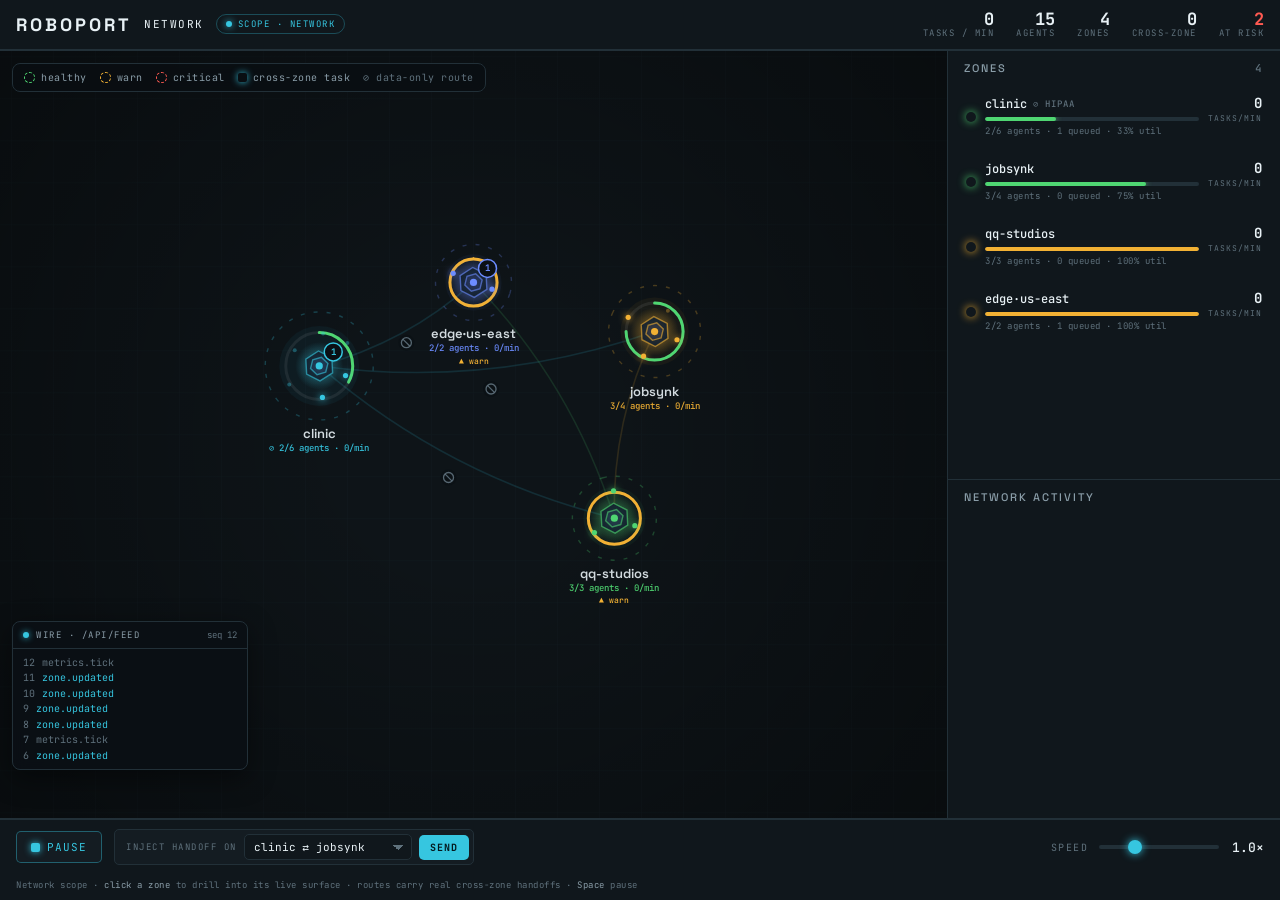
<file: control_surface/web/roboport-network.html>
<!DOCTYPE html>
<html lang="en">
<head>
<meta charset="UTF-8" />
<meta name="viewport" content="width=device-width, initial-scale=1.0" />
<title>ROBOPORT — control plane (network → zone)</title>
<link rel="preconnect" href="https://fonts.googleapis.com" />
<link rel="preconnect" href="https://fonts.gstatic.com" crossorigin />
<link href="https://fonts.googleapis.com/css2?family=Space+Grotesk:wght@400;500;700&family=JetBrains+Mono:wght@400;500;700&display=swap" rel="stylesheet" />
<style>
  :root{
    --floor:#0e1418;--floor2:#0b1015;--panel:#141c22;--panel2:#10171c;
    --grid:#16202833;--line:#223038;--line2:#2c3c46;
    --steel:#8a9da8;--steel-dim:#5f717c;--bright:#e8f1f5;
    --dispatch:#36c6e0;--work:#f2b134;--return:#4fd672;--dock:#6c8cff;--alert:#ff5a52;
    --r1:5px;--r2:8px;--r3:12px;
    --s1:4px;--s2:8px;--s3:12px;--s4:16px;--s5:22px;
    --t-fast:120ms;--t-base:200ms;--ease:cubic-bezier(.4,0,.2,1);--shadow:0 8px 28px rgba(0,0,0,.45);
  }
  *{box-sizing:border-box}
  html,body{height:100%;margin:0}
  body{background:var(--floor2);color:var(--steel);font-family:"JetBrains Mono",ui-monospace,Menlo,monospace;font-size:13px;-webkit-font-smoothing:antialiased;overflow:hidden}
  .sr-only{position:absolute;width:1px;height:1px;padding:0;margin:-1px;overflow:hidden;clip:rect(0,0,0,0);border:0}
  .app{height:100dvh;display:grid;grid-template-columns:1fr 332px;grid-template-rows:auto 1fr auto;grid-template-areas:"hud hud" "stage side" "dock dock";gap:1px;background:var(--line)}

  /* ---------- HUD ---------- */
  .hud{grid-area:hud;background:var(--panel2);display:flex;align-items:center;gap:var(--s4);padding:10px var(--s4);border-bottom:1px solid var(--line)}
  .brand{display:flex;align-items:center;gap:12px;min-width:0}
  .brand h1{font-family:"Space Grotesk",sans-serif;font-weight:700;font-size:18px;letter-spacing:3px;color:var(--bright);margin:0;white-space:nowrap}
  .crumbs{display:flex;align-items:center;gap:9px;font-size:11px;min-width:0}
  .crumbs .seg{display:inline-flex;align-items:center;gap:6px;letter-spacing:1.5px;text-transform:uppercase;color:var(--steel-dim);white-space:nowrap}
  .crumbs .seg.here{color:var(--bright)}
  .crumbs .back{appearance:none;border:1px solid var(--line2);background:var(--panel);color:var(--bright);font-family:inherit;font-size:10px;letter-spacing:1.5px;text-transform:uppercase;padding:5px 10px;border-radius:var(--r1);cursor:pointer;display:inline-flex;align-items:center;gap:6px;transition:border-color var(--t-fast)}
  .crumbs .back:hover{border-color:var(--steel-dim)}
  .crumbs .sep{color:var(--line2)}
  .crumbs .zdot{width:8px;height:8px;border-radius:50%;box-shadow:0 0 8px currentColor}
  .feedbadge{display:inline-flex;align-items:center;gap:6px;font-size:9px;letter-spacing:1.5px;text-transform:uppercase;color:var(--dispatch);border:1px solid rgba(54,198,224,.3);border-radius:20px;padding:3px 9px;white-space:nowrap}
  .feedbadge .d{width:6px;height:6px;border-radius:50%;background:var(--dispatch);box-shadow:0 0 7px var(--dispatch);animation:pulse 1.4s infinite}
  @keyframes pulse{0%,100%{opacity:1}50%{opacity:.25}}
  .stats{display:flex;gap:var(--s5);margin-left:auto;flex-wrap:wrap;justify-content:flex-end}
  .stat{display:flex;flex-direction:column;align-items:flex-end;line-height:1.1}
  .stat .v{font-size:17px;font-weight:700;color:var(--bright)}
  .stat .v.warn{color:var(--work)}.stat .v.bad{color:var(--alert)}
  .stat .k{font-size:9px;letter-spacing:1.5px;text-transform:uppercase;color:var(--steel-dim)}

  /* ---------- stage ---------- */
  .stage{grid-area:stage;position:relative;background:var(--floor);overflow:hidden}
  canvas{position:absolute;inset:0;width:100%;height:100%;display:block;cursor:default}
  .legend{position:absolute;left:12px;top:12px;z-index:3;display:flex;gap:13px;flex-wrap:wrap;background:rgba(10,15,19,.66);backdrop-filter:blur(6px);border:1px solid var(--line);border-radius:var(--r2);padding:7px 11px;pointer-events:none}
  .legend .it{display:flex;align-items:center;gap:6px;font-size:10px;letter-spacing:.5px;color:var(--steel)}
  .legend .sw{width:9px;height:9px;border-radius:2px;box-shadow:0 0 7px currentColor}
  .legend .ring{width:11px;height:11px;border-radius:50%;border:1.5px dashed currentColor}

  .toasts{position:absolute;top:12px;right:12px;z-index:6;display:flex;flex-direction:column;gap:8px;width:248px}
  .toast{display:flex;gap:9px;align-items:flex-start;background:rgba(16,23,28,.94);border:1px solid var(--line2);border-left:3px solid var(--work);border-radius:var(--r2);padding:9px 11px;cursor:pointer;box-shadow:var(--shadow);animation:slidein var(--t-base) var(--ease)}
  .toast.bad{border-left-color:var(--alert)}.toast.info{border-left-color:var(--dispatch)}
  .toast .tx{flex:1;min-width:0}.toast .th{color:var(--bright);font-size:11px;font-weight:500}
  .toast .tb{color:var(--steel-dim);font-size:10px;margin-top:2px}
  .toast .tg{font-size:9px;color:var(--steel-dim);white-space:nowrap}
  .toast:hover{border-color:var(--dispatch)}
  @keyframes slidein{from{opacity:0;transform:translateX(16px)}to{opacity:1;transform:none}}

  .tip{position:absolute;z-index:7;pointer-events:none;background:rgba(10,15,19,.95);border:1px solid var(--line2);border-radius:var(--r1);padding:5px 8px;font-size:10px;color:var(--bright);white-space:nowrap;transform:translate(-50%,-130%);opacity:0;transition:opacity var(--t-fast)}
  .tip.on{opacity:1}.tip .s{color:var(--steel-dim)}

  .wire{position:absolute;left:12px;bottom:48px;z-index:4;width:236px;background:rgba(11,16,21,.92);backdrop-filter:blur(8px);border:1px solid var(--line);border-radius:var(--r2);overflow:hidden;box-shadow:var(--shadow)}
  .wire-h{display:flex;align-items:center;gap:7px;padding:7px 10px;cursor:pointer;border-bottom:1px solid var(--line);user-select:none}
  .wire-h .d{width:6px;height:6px;border-radius:50%;background:var(--dispatch);box-shadow:0 0 6px var(--dispatch);animation:pulse 1.4s infinite}
  .wire-h .t{font-size:9px;letter-spacing:1.5px;text-transform:uppercase;color:var(--steel)}
  .wire-h .c{margin-left:auto;font-size:9px;color:var(--steel-dim)}
  .wire-b{font-size:10px;line-height:1.55;padding:6px 10px;max-height:128px;overflow:hidden;transition:max-height var(--t-base) var(--ease)}
  .wire.min .wire-b{max-height:0;padding-top:0;padding-bottom:0}
  .wire.min .wire-h{border-bottom:none}
  .wl{display:flex;gap:7px;white-space:nowrap}
  .wl .sq{color:var(--steel-dim)}.wl .ty{color:var(--steel)}

  .inspector{position:absolute;right:12px;bottom:48px;z-index:5;width:262px;background:rgba(15,22,28,.95);backdrop-filter:blur(10px);border:1px solid var(--line2);border-radius:var(--r3);box-shadow:var(--shadow);overflow:hidden;transform:translateY(12px);opacity:0;pointer-events:none;transition:opacity var(--t-base),transform var(--t-base)}
  .inspector.on{transform:none;opacity:1;pointer-events:auto}
  .insp-head{display:flex;align-items:center;gap:9px;padding:11px var(--s3);border-bottom:1px solid var(--line)}
  .insp-head .ring{width:10px;height:10px;border-radius:50%;box-shadow:0 0 9px currentColor;flex:none}
  .insp-head .ttl{min-width:0}
  .insp-head .ttl .n{color:var(--bright);font-size:13px;font-weight:500;white-space:nowrap;overflow:hidden;text-overflow:ellipsis}
  .insp-head .ttl .ty{font-size:9px;letter-spacing:1.5px;text-transform:uppercase;color:var(--steel-dim)}
  .insp-head .x{margin-left:auto;background:none;border:none;color:var(--steel-dim);cursor:pointer;font-size:15px;line-height:1;padding:2px 4px;border-radius:4px}
  .insp-head .x:hover{color:var(--bright);background:var(--panel)}
  .insp-body{padding:var(--s3)}
  .insp-grid{display:grid;grid-template-columns:1fr 1fr;gap:9px var(--s3);margin-bottom:var(--s3)}
  .insp-grid .f .k{font-size:9px;letter-spacing:1px;text-transform:uppercase;color:var(--steel-dim)}
  .insp-grid .f .v{color:var(--bright);font-size:12px;margin-top:2px}
  .insp-bar{height:5px;border-radius:4px;background:var(--line);overflow:hidden;margin-top:5px}
  .insp-bar i{display:block;height:100%;border-radius:4px;transition:width var(--t-base)}
  .insp-mini{margin-top:4px;max-height:84px;overflow-y:auto;border-top:1px solid var(--line);padding-top:8px}
  .insp-mini .ml{font-size:10px;line-height:1.5;color:var(--steel-dim)}.insp-mini .ml b{color:var(--steel);font-weight:400}
  .insp-actions{display:flex;flex-wrap:wrap;gap:6px;padding:0 var(--s3) var(--s3)}
  .cmd{appearance:none;flex:1 1 auto;min-width:72px;border:1px solid var(--line2);background:var(--panel);color:var(--bright);font-family:inherit;font-size:10px;letter-spacing:.8px;text-transform:uppercase;padding:7px 8px;border-radius:var(--r1);cursor:pointer;transition:border-color var(--t-fast),background var(--t-fast),color var(--t-fast)}
  .cmd:hover{border-color:var(--steel-dim)}.cmd:active{transform:translateY(1px)}
  .cmd:focus-visible{outline:2px solid var(--dispatch);outline-offset:2px}
  .cmd.go{border-color:rgba(54,198,224,.45);color:var(--dispatch)}
  .cmd.warn{border-color:rgba(242,177,52,.45);color:var(--work)}
  .cmd.danger{border-color:rgba(255,90,82,.4);color:var(--alert)}
  .cmd.on{background:rgba(108,140,255,.16);border-color:var(--dock);color:var(--dock)}
  .cmd[disabled]{opacity:.38;cursor:not-allowed}

  .qstrip{position:absolute;left:0;right:0;bottom:0;z-index:4;height:36px;display:flex;align-items:center;gap:8px;padding:0 12px;background:rgba(11,16,21,.82);backdrop-filter:blur(6px);border-top:1px solid var(--line)}
  .qstrip .ql{font-size:9px;letter-spacing:1.5px;text-transform:uppercase;color:var(--steel-dim);flex:none}
  .qchips{display:flex;gap:5px;overflow-x:auto;flex:1;padding:2px 0}
  .qchips::-webkit-scrollbar{height:0}
  .qchip{flex:none;display:flex;align-items:center;gap:5px;background:var(--panel);border:1px solid var(--line);border-radius:20px;padding:3px 9px 3px 6px;font-size:10px;color:var(--steel);cursor:pointer;white-space:nowrap;animation:pop var(--t-base) var(--ease)}
  .qchip:hover{border-color:var(--line2);color:var(--bright)}
  .qchip .d{width:7px;height:7px;border-radius:50%;box-shadow:0 0 6px currentColor}
  @keyframes pop{from{transform:scale(.7);opacity:0}to{transform:scale(1);opacity:1}}
  .qempty{font-size:10px;color:var(--steel-dim);font-style:italic}

  /* ---------- side ---------- */
  .side{grid-area:side;background:var(--panel2);display:flex;flex-direction:column;min-height:0}
  .pane{display:flex;flex-direction:column;min-height:0}
  .pane.top{flex:1 1 56%;border-bottom:1px solid var(--line)}
  .pane.bot{flex:1 1 44%}
  .pane h2{margin:0;padding:10px var(--s4) 8px;font-family:"Space Grotesk",sans-serif;font-weight:500;font-size:11px;letter-spacing:2px;text-transform:uppercase;color:var(--steel);display:flex;align-items:center;gap:8px}
  .pane h2 .count{margin-left:auto;color:var(--steel-dim);font-family:"JetBrains Mono",monospace}
  .scroll{overflow-y:auto;padding:0 var(--s2) 10px;min-height:0}
  .scroll::-webkit-scrollbar{width:8px}.scroll::-webkit-scrollbar-thumb{background:var(--line);border-radius:8px}

  /* zone rows (network mode) */
  .zrow{display:grid;grid-template-columns:auto 1fr auto;gap:9px;align-items:center;padding:9px 9px;border-radius:var(--r2);margin:3px 0;cursor:pointer;border:1px solid transparent;transition:background var(--t-fast),border-color var(--t-fast)}
  .zrow:hover{background:var(--panel)}
  .zrow:focus-visible{outline:2px solid var(--dispatch);outline-offset:1px}
  .zrow.sel{background:var(--panel);border-color:var(--line2)}
  .zrow .zp{width:10px;height:10px;border-radius:50%;box-shadow:0 0 9px currentColor}
  .zrow .zw{min-width:0}
  .zrow .zn{color:var(--bright);font-size:12px;font-weight:500;display:flex;align-items:center;gap:6px}
  .zrow .zn .lk{font-size:9px;color:var(--steel-dim);letter-spacing:1px}
  .zrow .zb{height:4px;border-radius:3px;background:var(--line);overflow:hidden;margin-top:5px}
  .zrow .zb i{display:block;height:100%;border-radius:3px;transition:width var(--t-base)}
  .zrow .zmeta{font-size:9px;color:var(--steel-dim);margin-top:4px;letter-spacing:.5px}
  .zrow .zr{display:flex;flex-direction:column;align-items:flex-end;gap:3px;min-width:52px;text-align:right}
  .zrow .zr .big{color:var(--bright);font-size:14px;font-weight:700;line-height:1}
  .zrow .zr .sm{font-size:8px;letter-spacing:1px;text-transform:uppercase;color:var(--steel-dim)}
  .zrow .zr .drill{font-size:9px;color:var(--dispatch);opacity:0;transition:opacity var(--t-fast)}
  .zrow:hover .zr .drill{opacity:1}

  /* agent rows (zone mode) */
  .agent{display:grid;grid-template-columns:auto 1fr auto;gap:8px;align-items:center;padding:7px 8px;border-radius:var(--r2);margin:2px 0;cursor:pointer;border:1px solid transparent;transition:background var(--t-fast),border-color var(--t-fast)}
  .agent:hover{background:var(--panel)}
  .agent:focus-visible{outline:2px solid var(--dispatch);outline-offset:1px}
  .agent.sel{background:var(--panel);border-color:var(--line2)}
  .agent .pip{width:8px;height:8px;border-radius:50%;box-shadow:0 0 8px currentColor}
  .agent .who{min-width:0}
  .agent .name{color:var(--bright);font-size:12px;font-weight:500;display:flex;align-items:center;gap:6px}
  .agent .name .lock{font-size:9px;color:var(--dock)}
  .agent .act{font-size:10px;color:var(--steel-dim);white-space:nowrap;overflow:hidden;text-overflow:ellipsis}
  .agent .cell{display:flex;flex-direction:column;align-items:flex-end;gap:3px;min-width:46px}
  .agent .bar{width:46px;height:4px;border-radius:3px;background:var(--line);overflow:hidden}
  .agent .bar i{display:block;height:100%;border-radius:3px;transition:width var(--t-base)}
  .agent .pct{font-size:9px;color:var(--steel-dim)}

  .logline{display:flex;gap:8px;padding:3px 6px;font-size:11px;line-height:1.45;border-radius:var(--r1)}
  .logline .t{color:var(--steel-dim);flex:none}
  .logline .m{color:var(--steel)}.logline .m b{font-weight:500}

  /* ---------- dock ---------- */
  .dock{grid-area:dock;background:var(--panel2);border-top:1px solid var(--line);display:flex;align-items:center;gap:var(--s3);padding:9px var(--s4);flex-wrap:wrap}
  .btn{appearance:none;border:1px solid var(--line);background:var(--panel);color:var(--bright);font-family:inherit;font-size:11px;letter-spacing:1px;text-transform:uppercase;padding:8px 14px;border-radius:var(--r1);cursor:pointer;display:inline-flex;align-items:center;gap:7px;transition:border-color var(--t-fast),background var(--t-fast)}
  .btn:hover{border-color:var(--steel-dim)}.btn:active{transform:translateY(1px)}
  .btn:focus-visible{outline:2px solid var(--dispatch);outline-offset:2px}
  .btn.primary{border-color:rgba(54,198,224,.4);color:var(--dispatch)}
  .btn[disabled]{opacity:.38;cursor:not-allowed}
  .btn .ic{width:9px;height:9px;border-radius:2px;background:currentColor;box-shadow:0 0 7px currentColor}
  .injector{display:flex;align-items:center;gap:7px;background:var(--panel);border:1px solid var(--line);border-radius:var(--r1);padding:4px 4px 4px 11px}
  .injector label{font-size:9px;letter-spacing:1.5px;text-transform:uppercase;color:var(--steel-dim)}
  .injector select{appearance:none;background:var(--panel2);border:1px solid var(--line);color:var(--bright);font-family:inherit;font-size:11px;padding:5px 24px 5px 9px;border-radius:var(--r1);cursor:pointer;background-image:linear-gradient(45deg,transparent 50%,var(--steel-dim) 50%),linear-gradient(135deg,var(--steel-dim) 50%,transparent 50%);background-position:calc(100% - 13px) 50%,calc(100% - 8px) 50%;background-size:5px 5px;background-repeat:no-repeat}
  .injector select:focus-visible{outline:2px solid var(--dispatch);outline-offset:1px}
  .injector .queue{border:none;background:var(--dispatch);color:#04181d;font-weight:700;padding:6px 11px;border-radius:var(--r1);font-family:inherit;font-size:10px;letter-spacing:1px;text-transform:uppercase;cursor:pointer}
  .injector .queue:hover{filter:brightness(1.08)}
  .injector .queue:focus-visible{outline:2px solid var(--bright);outline-offset:2px}
  .speed{display:flex;align-items:center;gap:9px;margin-left:auto}
  .speed label{font-size:10px;letter-spacing:1.5px;text-transform:uppercase;color:var(--steel-dim)}
  .speed output{color:var(--bright);min-width:34px;text-align:right;font-weight:500}
  input[type=range]{-webkit-appearance:none;appearance:none;width:120px;height:4px;border-radius:4px;background:var(--line);outline:none}
  input[type=range]::-webkit-slider-thumb{-webkit-appearance:none;width:14px;height:14px;border-radius:50%;background:var(--dispatch);box-shadow:0 0 8px var(--dispatch);cursor:pointer}
  input[type=range]::-moz-range-thumb{width:14px;height:14px;border:none;border-radius:50%;background:var(--dispatch);box-shadow:0 0 8px var(--dispatch);cursor:pointer}
  input[type=range]:focus-visible{outline:2px solid var(--dispatch);outline-offset:4px}
  .hint{font-size:9px;color:var(--steel-dim);letter-spacing:.5px;width:100%;padding-top:2px}
  .hint b{color:var(--steel);font-weight:400}

  /* view-mode toggling */
  .app[data-mode="network"] .zone-only{display:none!important}
  .app[data-mode="zone"] .net-only{display:none!important}

  @media (max-width:880px){
    .app{grid-template-columns:1fr;grid-template-rows:auto minmax(44dvh,1fr) auto auto;grid-template-areas:"hud" "stage" "side" "dock"}
    .side{flex-direction:row;max-height:30dvh}
    .pane.top{flex:1 1 50%;border-bottom:none;border-right:1px solid var(--line)}
    .pane.bot{flex:1 1 50%}
    .stats{gap:14px}
    .inspector{right:8px;left:8px;width:auto;bottom:44px}
    .wire{display:none}.speed{margin-left:0}.hint{display:none}
    .brand h1{font-size:15px;letter-spacing:2px}
  }
  @media (prefers-reduced-motion:reduce){.feedbadge .d,.wire-h .d{animation:none}.toast,.qchip{animation:none}}
</style>
</head>
<body>
<div class="app" id="app" data-mode="network">
  <header class="hud">
    <div class="brand">
      <h1>ROBOPORT</h1>
      <div class="crumbs">
        <button class="back zone-only" id="btn-back">◄ Network</button>
        <span class="sep zone-only">/</span>
        <span class="seg net-only here">Network</span>
        <span class="seg here zone-only" id="crumb-zone"><span class="zdot" id="crumb-dot"></span><span id="crumb-name">zone</span></span>
      </div>
      <span class="feedbadge"><span class="d"></span><span id="feed-status">scope · network</span></span>
    </div>
    <div class="stats net-only" id="stats-network">
      <div class="stat"><span class="v" id="ns-rate">0</span><span class="k">tasks / min</span></div>
      <div class="stat"><span class="v" id="ns-agents">0</span><span class="k">agents</span></div>
      <div class="stat"><span class="v" id="ns-zones">0</span><span class="k">zones</span></div>
      <div class="stat"><span class="v" id="ns-transit">0</span><span class="k">cross-zone</span></div>
      <div class="stat"><span class="v" id="ns-risk">0</span><span class="k">at risk</span></div>
    </div>
    <div class="stats zone-only" id="stats-zone">
      <div class="stat"><span class="v" id="s-rate">0</span><span class="k">tasks / min</span></div>
      <div class="stat"><span class="v" id="s-done">0</span><span class="k">completed</span></div>
      <div class="stat"><span class="v" id="s-active">0/0</span><span class="k">active</span></div>
      <div class="stat"><span class="v" id="s-queue">0</span><span class="k">queued</span></div>
      <div class="stat"><span class="v" id="s-up">00:00</span><span class="k">uptime</span></div>
    </div>
  </header>

  <main class="stage">
    <canvas id="c" aria-hidden="true"></canvas>

    <div class="legend net-only" aria-hidden="true">
      <span class="it"><span class="ring" style="color:var(--return)"></span>healthy</span>
      <span class="it"><span class="ring" style="color:var(--work)"></span>warn</span>
      <span class="it"><span class="ring" style="color:var(--alert)"></span>critical</span>
      <span class="it"><span class="sw" style="color:var(--dispatch)"></span>cross-zone task</span>
      <span class="it"><span style="color:var(--steel-dim)">⊘ data-only route</span></span>
    </div>
    <div class="legend zone-only" aria-hidden="true">
      <span class="it"><span class="sw" style="color:var(--dispatch)"></span>dispatched</span>
      <span class="it"><span class="sw" style="color:var(--work)"></span>working</span>
      <span class="it"><span class="sw" style="color:var(--return)"></span>returning</span>
      <span class="it"><span class="sw" style="color:var(--dock)"></span>docked</span>
      <span class="it"><span class="sw" style="color:var(--alert)"></span>low cell</span>
    </div>

    <div class="toasts" id="toasts" aria-live="polite"></div>
    <div class="tip" id="tip"></div>

    <div class="wire" id="wire">
      <div class="wire-h" id="wire-h"><span class="d"></span><span class="t" id="wire-t">wire · /api/feed</span><span class="c" id="wire-c">seq 0</span></div>
      <div class="wire-b" id="wire-b"></div>
    </div>

    <aside class="inspector" id="inspector" role="region" aria-label="Selection inspector">
      <div class="insp-head"><span class="ring" id="insp-ring"></span><div class="ttl"><div class="n" id="insp-name">—</div><div class="ty" id="insp-type">—</div></div><button class="x" id="insp-close" aria-label="Clear selection">✕</button></div>
      <div class="insp-body" id="insp-body"></div>
      <div class="insp-actions" id="insp-actions"></div>
    </aside>

    <div class="qstrip zone-only"><span class="ql">queue</span><div class="qchips" id="qchips"></div></div>
  </main>

  <aside class="side">
    <!-- network mode -->
    <section class="pane top net-only"><h2>Zones <span class="count" id="zone-count">0</span></h2><div class="scroll" id="zones" role="listbox" aria-label="Network zones" tabindex="0"></div></section>
    <section class="pane bot net-only"><h2>Network activity</h2><div class="scroll" id="netlog" aria-live="off"></div></section>
    <!-- zone mode -->
    <section class="pane top zone-only"><h2>Agents <span class="count" id="roster-count">0</span></h2><div class="scroll" id="roster" role="listbox" aria-label="Agent fleet" tabindex="0"></div></section>
    <section class="pane bot zone-only"><h2>Activity</h2><div class="scroll" id="log" aria-live="off"></div></section>
  </aside>

  <footer class="dock">
    <button class="btn primary" id="btn-play"><span class="ic"></span><span id="play-label">Pause</span></button>
    <!-- network dock -->
    <div class="injector net-only"><label for="route-sel">Inject handoff on</label><select id="route-sel" aria-label="Target route"></select><button class="queue" id="btn-handoff">Send</button></div>
    <!-- zone dock -->
    <button class="btn zone-only" id="btn-agent">+ Agent</button>
    <div class="injector zone-only"><label for="task-station">Queue task to</label><select id="task-station" aria-label="Target station"></select><button class="queue" id="btn-queue">Queue</button></div>
    <div class="speed"><label for="speed">Speed</label><input type="range" id="speed" min="0.25" max="3" step="0.25" value="1" /><output id="speed-out">1.0×</output></div>
    <div class="hint net-only">Network scope · <b>click a zone</b> to drill into its live surface · routes carry real cross-zone handoffs · <b>Space</b> pause</div>
    <div class="hint zone-only">Zone scope · click an agent / station / hub to inspect &amp; command · <b>↑↓</b> select · <b>R</b> recall · <b>H</b> hold · <b>Esc</b> clear · <b>Space</b> pause</div>
  </footer>
</div>
<div class="sr-only" id="sr" aria-live="polite"></div>

<script>
"use strict";

/* =====================================================================
   PART A — NETWORK MOCK BACKEND  (stands in for the FastAPI control plane)
   Owns ALL truth across the whole network. Two channels:
     • network  — zone.updated rollups, route.updated, task.handoff,
                  metrics.tick, alert.raised, log.appended, snapshot
     • zone:<id> — the existing per-zone firehose (agent.* / station.* /
                  task.* …), delivered ONLY while a client is watching it
   Each Zone is a self-contained sim (the v2 backend, parameterised).
   Knows ZERO about pixels. Swap for a real server; contract is identical.
   ===================================================================== */
function createNetworkBackend(){
  const STATION_CFG=[
    {station_id:"stn.ingest",name:"Ingest",order:0,hue:"#7ea6ff"},
    {station_id:"stn.snowflake",name:"Snowflake",order:1,hue:"#36c6e0"},
    {station_id:"stn.decrypt",name:"Decrypt",order:2,hue:"#c98bff"},
    {station_id:"stn.rag",name:"RAG",order:3,hue:"#4fd672"},
    {station_id:"stn.synthesize",name:"Synthesize",order:4,hue:"#f2b134"},
    {station_id:"stn.validate",name:"Validate",order:5,hue:"#ff8f6b"},
    {station_id:"stn.publish",name:"Publish",order:6,hue:"#ff5a8a"},
  ];
  const ZONE_CFG=[
    {zone_id:"zone.clinic",name:"clinic",color:"#36c6e0",tag:"HIPAA tenant",policy:"data-only",agents:6,nx:.27,ny:.36},
    {zone_id:"zone.jobsynk", name:"jobsynk", color:"#f2b134",tag:"region · us-w",policy:"elastic", agents:4,nx:.77,ny:.29},
    {zone_id:"zone.qqstudios",name:"qq-studios",color:"#4fd672",tag:"region · eu-c",policy:"elastic",agents:3,nx:.71,ny:.67},
    {zone_id:"zone.edge",    name:"edge·us-east",color:"#6c8cff",tag:"edge cell",  policy:"elastic", agents:2,nx:.50,ny:.19},
  ];
  const ROUTE_CFG=[
    {route_id:"r.cln-job", a:"zone.clinic", b:"zone.jobsynk",  policy:"data-only"},
    {route_id:"r.cln-edge",a:"zone.clinic", b:"zone.edge",     policy:"data-only"},
    {route_id:"r.job-qq",  a:"zone.jobsynk",  b:"zone.qqstudios",policy:"elastic"},
    {route_id:"r.qq-edge", a:"zone.qqstudios",b:"zone.edge",     policy:"elastic"},
    {route_id:"r.cln-qq",  a:"zone.clinic", b:"zone.qqstudios",policy:"data-only"},
  ];
  const NETCFG={energy_low_threshold:22,max_agents:12};
  const born=performance.now();
  const now=()=>new Date().toISOString();

  /* ---------- network channel ---------- */
  let netSeq=0, netSubs=[];
  function netEmit(type,data){netSeq++;const env={v:1,seq:netSeq,ts:now(),type,data,_chan:"network"};for(const s of netSubs)s(env);}
  const netLog=html=>netEmit("log.appended",{html,ts:now()});
  const alertDeb={};
  function netAlert(kind,title,body,target,key){if(key){const n=performance.now();if(alertDeb[key]&&n-alertDeb[key]<8000)return;alertDeb[key]=n;}netEmit("alert.raised",{alert_id:"al_"+Math.random().toString(36).slice(2,7),kind,title,body,target,raised_at:now(),ttl_s:5});}

  /* =================================================================
     ZONE  — one roboport cell. Self-contained sim + own firehose.
     ================================================================= */
  function createZone(zc){
    let seq=0, subs=[];
    const stations=new Map(), agents=new Map(), tasks=new Map();
    let agentN=0, taskN=1000, completed=0;
    const completions=[]; let autoTimer=1.0+Math.random();
    const zalertDeb={};
    STATION_CFG.forEach(c=>stations.set(c.station_id,{...c,worker_agent_id:null,drain:false,rev:0}));

    function emit(type,data){seq++;const env={v:1,seq,ts:now(),type,data,_chan:"zone:"+zc.zone_id};for(const s of subs)s(env);}
    const subscribe=cb=>{subs.push(cb);return()=>{subs=subs.filter(x=>x!==cb);};};
    const hasWatchers=()=>subs.length>0;

    const qdepth=sid=>[...tasks.values()].filter(t=>t.status==="queued"&&t.station_id===sid).length;
    const agentDTO=a=>({agent_id:a.agent_id,zone_id:zc.zone_id,name:a.name,state:a.state,energy:+a.energy.toFixed(1),hold:a.hold,task_id:a.task_id,station_id:a.station_id,task_progress:+a.task_progress.toFixed(3),eta_s:a.eta_s,completed_total:a.completed_total,error:a.error,rev:a.rev,updated_at:now()});
    const stationDTO=s=>({station_id:s.station_id,zone_id:zc.zone_id,name:s.name,order:s.order,state:s.drain?"draining":(s.worker_agent_id?"busy":"idle"),worker_agent_id:s.worker_agent_id,queue_depth:qdepth(s.station_id),drain:s.drain,rev:s.rev});
    const taskDTO=t=>({task_id:t.task_id,zone_id:zc.zone_id,station_id:t.station_id,status:t.status,priority:t.priority,work_estimate_s:t.work_estimate_s,assigned_agent_id:t.assigned_agent_id,origin_zone:t.origin_zone,cross_zone:!!t.cross_zone,enqueued_at:t.enqueued_at,started_at:t.started_at,finished_at:t.finished_at,result:t.result,error:t.error,rev:t.rev});
    const pushAgent=(a,t="agent.updated")=>{a.rev++;emit(t,agentDTO(a));};
    const pushStation=s=>{s.rev++;emit("station.updated",stationDTO(s));};
    const pushTask=(t,type)=>{t.rev++;emit(type,taskDTO(t));};
    const pushLog=html=>emit("log.appended",{html,ts:now()});
    function pushAlert(kind,title,body,target,key){if(key){const n=performance.now();if(zalertDeb[key]&&n-zalertDeb[key]<8000)return;zalertDeb[key]=n;}emit("alert.raised",{alert_id:"al_"+Math.random().toString(36).slice(2,7),kind,title,body,target,raised_at:now(),ttl_s:5});}

    function addAgent(){
      if(agents.size>=NETCFG.max_agents)return null;
      agentN++;const id=zc.name.replace(/[^a-z]/gi,"").slice(0,3)+"-"+String(agentN).padStart(2,"0");
      const a={agent_id:id,name:id,state:"docked",energy:55+Math.random()*35,hold:false,task_id:null,station_id:null,task_progress:0,eta_s:null,completed_total:0,error:null,rev:0,_t:0,_work:0,_acc:0};
      agents.set(id,a);emit("agent.added",agentDTO(a));pushLog(`<b style="color:#6c8cff">${id}</b> came online`);return a;
    }
    function enqueue(sid,opts){
      const st=stations.get(sid);if(!st)return null;opts=opts||{};
      taskN++;const id="t_"+zc.name.slice(0,2)+taskN.toString(36);
      const t={task_id:id,station_id:sid,status:"queued",priority:opts.priority??100,work_estimate_s:2.2+Math.random()*2.8,assigned_agent_id:null,origin_zone:opts.origin_zone||zc.zone_id,cross_zone:!!opts.cross_zone,enqueued_at:now(),started_at:null,finished_at:null,result:null,error:null,rev:0};
      tasks.set(id,t);pushTask(t,"task.enqueued");pushStation(st);return t;
    }
    function oldestQueuedFree(){let best=null;for(const t of tasks.values()){if(t.status!=="queued")continue;if(stations.get(t.station_id).worker_agent_id)continue;if(!best||t.priority<best.priority||(t.priority===best.priority&&t.enqueued_at<best.enqueued_at))best=t;}return best;}
    function assign(a,t){const st=stations.get(t.station_id);t.status="assigned";t.assigned_agent_id=a.agent_id;pushTask(t,"task.assigned");st.worker_agent_id=a.agent_id;pushStation(st);a.task_id=t.task_id;a.station_id=t.station_id;a.state="dispatched";a.task_progress=0;a._t=1.0+Math.random()*0.8;a.eta_s=a._t;a._work=t.work_estimate_s;pushAgent(a);pushLog(`<b style="color:#36c6e0">${a.agent_id}</b> → <b style="color:${st.hue}">${st.name}</b> · ${t.task_id}`);}
    function requeue(a){const t=tasks.get(a.task_id);if(t){t.status="queued";t.assigned_agent_id=null;t.started_at=null;pushTask(t,"task.updated");}const st=stations.get(a.station_id);if(st){st.worker_agent_id=null;pushStation(st);}a.task_id=null;a.station_id=null;a.task_progress=0;}
    const sendHome=a=>{a.state="returning";a._t=0.9+Math.random()*0.6;a.eta_s=a._t;};

    function tick(dt){
      if(dt<=0)return;
      autoTimer-=dt;
      if(autoTimer<=0){autoTimer=2.6+Math.random()*3.0;const open=[...stations.values()].filter(s=>!s.drain);const qd=[...tasks.values()].filter(t=>t.status==="queued").length;if(qd<Math.max(2,Math.round(agents.size*1.1))&&open.length)enqueue(open[(Math.random()*open.length)|0].station_id);}
      for(const a of agents.values()){
        let changed=false;a._acc+=dt;
        if(a.state==="docked"){const e0=a.energy;a.energy=Math.min(100,a.energy+dt*16);if(Math.abs(a.energy-e0)>0.01)changed=true;if(!a.hold&&a.energy>34){const t=oldestQueuedFree();if(t){assign(a,t);continue;}}}
        else if(a.state==="dispatched"){a.energy-=dt*2.6;a._t-=dt;a.eta_s=Math.max(0,a._t);changed=true;if(a.energy<16){pushAlert("critical",a.agent_id+" low cell",`Aborted at ${Math.round(a.energy)}% — returning.`,{type:"agent",id:a.agent_id},"low-"+a.agent_id);requeue(a);sendHome(a);pushAgent(a);pushLog(`<b style="color:#ff5a52">${a.agent_id}</b> low cell — recalled`);continue;}if(a._t<=0){const st=stations.get(a.station_id),t=tasks.get(a.task_id);t.status="running";t.started_at=now();pushTask(t,"task.progress");a.state="working";a.task_progress=0;a.eta_s=null;st.state="busy";pushStation(st);pushAgent(a);continue;}}
        else if(a.state==="working"){a.energy-=dt*3.4;a.task_progress=Math.min(1,a.task_progress+dt/a._work);changed=true;if(a.task_progress>=1){const st=stations.get(a.station_id),t=tasks.get(a.task_id);t.status="completed";t.finished_at=now();t.result={ok:true};pushTask(t,"task.completed");st.worker_agent_id=null;pushStation(st);a.completed_total++;completed++;completions.push(performance.now());a.task_id=null;a.task_progress=0;sendHome(a);pushAgent(a);pushLog(`<b style="color:#4fd672">${a.agent_id}</b> finished <b style="color:${st.hue}">${st.name}</b> · ${t.task_id} ✓`);continue;}}
        else if(a.state==="returning"){a.energy-=dt*2.2;a._t-=dt;a.eta_s=Math.max(0,a._t);changed=true;if(a._t<=0){a.state="docked";a.station_id=null;a.eta_s=null;pushAgent(a);continue;}}
        if(changed&&a._acc>=0.25){a._acc=0;pushAgent(a);}
      }
      while(completions.length&&completions[0]<performance.now()-60000)completions.shift();
      if([...tasks.values()].filter(t=>t.status==="queued").length>=Math.max(6,Math.round(agents.size*2)))pushAlert("warning","Queue backing up","Add an agent or drill in.",{type:"port"},"queue-backup");
    }

    function snapshot(){const active=[...agents.values()].filter(a=>a.state!=="docked").length;return{config:{zone_id:zc.zone_id,zone_name:zc.name,stations:STATION_CFG,energy_low_threshold:NETCFG.energy_low_threshold,max_agents:NETCFG.max_agents},agents:[...agents.values()].map(agentDTO),stations:[...stations.values()].map(stationDTO),tasks:[...tasks.values()].filter(t=>t.status!=="completed"&&t.status!=="cancelled").map(taskDTO),alerts:[],metrics:{tasks_per_min:completions.length,completed_total:completed,active_agents:active,total_agents:agents.size,queued:[...tasks.values()].filter(t=>t.status==="queued").length,uptime_s:Math.floor((performance.now()-born)/1000),ts:now()}};}
    function emitSnapshot(){seq++;const env={v:1,seq,ts:now(),type:"snapshot",data:snapshot(),_chan:"zone:"+zc.zone_id};for(const s of subs)s(env);}

    function rollup(){
      const active=[...agents.values()].filter(a=>a.state!=="docked").length;
      const queued=[...tasks.values()].filter(t=>t.status==="queued").length;
      const low=[...agents.values()].some(a=>a.energy<NETCFG.energy_low_threshold&&a.state!=="docked");
      const util=agents.size?Math.min(1,active/agents.size):0;
      const n=Math.max(1,agents.size);let health="ok";if(low||queued>=n*3)health="critical";else if(queued>=n*1.5||util>0.96)health="warn";
      return{zone_id:zc.zone_id,name:zc.name,color:zc.color,tag:zc.tag,policy:zc.policy,nx:zc.nx,ny:zc.ny,agents_total:agents.size,agents_active:active,agents_busy:[...agents.values()].filter(a=>a.state==="working"||a.state==="dispatched").length,queued,tasks_per_min:completions.length,utilization:+util.toFixed(2),health,rev:0};
    }

    function handleCommand(cmd){
      const reject=r=>({command_id:cmd.command_id,status:"rejected",reason:r});
      const ok=()=>({command_id:cmd.command_id,status:"accepted"});
      const Tg=cmd.target||{};
      try{switch(cmd.type){
        case "agent.recall":{const a=agents.get(Tg.id);if(!a)return reject("unknown agent");if(a.state==="docked")return reject("already docked");if(a.task_id)requeue(a);else{const st=stations.get(a.station_id);if(st){st.worker_agent_id=null;pushStation(st);}a.station_id=null;}sendHome(a);pushAgent(a);pushLog(`<b style="color:#6c8cff">${a.agent_id}</b> recalled to hub`);return ok();}
        case "agent.hold":{const a=agents.get(Tg.id);if(!a)return reject("unknown agent");a.hold=!!cmd.args.hold;pushAgent(a);pushLog(`<b style="color:#6c8cff">${a.agent_id}</b> ${a.hold?"held":"resumed"}`);return ok();}
        case "agent.retire":{const a=agents.get(Tg.id);if(!a)return reject("unknown agent");if(a.task_id)requeue(a);else if(a.station_id){const st=stations.get(a.station_id);if(st){st.worker_agent_id=null;pushStation(st);}}agents.delete(a.agent_id);emit("agent.removed",{agent_id:a.agent_id,zone_id:zc.zone_id});pushLog(`<b style="color:#ff5a52">${a.agent_id}</b> retired`);return ok();}
        case "fleet.spawn_agent":{if(!addAgent())return reject("fleet at capacity");return ok();}
        case "task.enqueue":{const st=stations.get(Tg.id);if(!st)return reject("unknown station");const t=enqueue(Tg.id,{priority:cmd.args.priority});pushLog(`Operator queued <b style="color:${st.hue}">${st.name}</b> · ${t.task_id}`);return ok();}
        case "station.prioritize":{const st=stations.get(Tg.id);if(!st)return reject("unknown station");let p=80;for(const t of tasks.values())if(t.status==="queued"&&t.station_id===Tg.id){t.priority=p--;pushTask(t,"task.updated");}pushLog(`<b style="color:${st.hue}">${st.name}</b> tasks prioritized`);return ok();}
        case "station.drain":{const st=stations.get(Tg.id);if(!st)return reject("unknown station");st.drain=!!cmd.args.drain;pushStation(st);pushLog(`<b style="color:${st.hue}">${st.name}</b> intake ${st.drain?"drained":"reopened"}`);return ok();}
        case "fleet.hold":{const h=!!cmd.args.hold;for(const a of agents.values()){a.hold=h;pushAgent(a);}pushLog(`Fleet ${h?"held":"resumed"}`);return ok();}
        case "fleet.recall":{for(const a of agents.values())if(a.state!=="docked"){if(a.task_id)requeue(a);else if(a.station_id){const st=stations.get(a.station_id);if(st){st.worker_agent_id=null;pushStation(st);}a.station_id=null;}sendHome(a);pushAgent(a);}pushLog(`<b style="color:#6c8cff">All agents</b> recalled`);return ok();}
        case "queue.clear":{for(const t of tasks.values())if(t.status==="queued"){t.status="cancelled";pushTask(t,"task.cancelled");}[...stations.values()].forEach(pushStation);pushLog("Queue cleared by operator");return ok();}
        default:return reject("unknown command "+cmd.type);
      }}catch(e){return reject("error: "+e.message);}
    }

    /* a cross-zone task arriving on a route lands as a prioritised queued task */
    function receiveHandoff(fromName,sid){const st=stations.get(sid)||STATION_CFG[2];const t=enqueue(st.station_id||sid,{priority:60,cross_zone:true,origin_zone:fromName});pushLog(`⇢ inbound from <b>${fromName}</b> · ${t.task_id}`);return t;}

    for(let i=0;i<zc.agents;i++)addAgent();
    for(let i=0;i<3;i++)enqueue(STATION_CFG[(Math.random()*STATION_CFG.length)|0].station_id);
    pushLog(`<b style="color:#4fd672">${zc.name} zone online</b> · ${STATION_CFG.length} stations`);

    return {cfg:zc,subscribe,hasWatchers,emitSnapshot,handleCommand,tick,rollup,receiveHandoff,stationIds:STATION_CFG.map(s=>s.station_id)};
  }

  const zones=new Map();
  ZONE_CFG.forEach(zc=>zones.set(zc.zone_id,createZone(zc)));
  const routes=ROUTE_CFG.map(r=>({...r,tasks_total:0,_stamps:[],in_transit:0,rev:0}));
  const transit=[];                 // server-side in-flight cross-zone tasks
  let handoffTimer=2.5, rollupTimer=0, lastHealth={};
  let xzN=5000;

  function routeFlow(r){while(r._stamps.length&&r._stamps[0]<performance.now()-60000)r._stamps.shift();return r._stamps.length;}
  function startHandoff(r,forward){
    const from=forward?r.a:r.b, to=forward?r.b:r.a;
    const fz=zones.get(from), tz=zones.get(to);
    xzN++;const tid="x_"+xzN.toString(36);
    const dur=2.0+Math.random()*1.6;
    transit.push({task_id:tid,route_id:r.route_id,from_zone:from,to_zone:to,dest_station:tz.stationIds[(Math.random()*tz.stationIds.length)|0],t:0,dur});
    r.in_transit++;
    netEmit("task.handoff",{task_id:tid,route_id:r.route_id,from_zone:from,to_zone:to,from_name:fz.cfg.name,to_name:tz.cfg.name,pipeline:[from,to],hop_index:0,status:"in_transit",eta_s:dur,policy:r.policy,ts:now()});
    netLog(`⇄ handoff <b style="color:${fz.cfg.color}">${fz.cfg.name}</b> → <b style="color:${tz.cfg.color}">${tz.cfg.name}</b> · ${tid}`);
  }

  function tick(dt){
    if(dt<=0)return;
    for(const z of zones.values())z.tick(dt);

    /* spawn cross-zone handoffs, weighted toward busier source zones */
    handoffTimer-=dt;
    if(handoffTimer<=0){handoffTimer=3.4+Math.random()*3.4;
      const r=routes[(Math.random()*routes.length)|0];
      const ra=zones.get(r.a).rollup(), rb=zones.get(r.b).rollup();
      const spare=z=>z.agents_total-z.agents_active-z.queued*0.5;   // capacity headroom
      const forward=spare(rb)>=spare(ra);                            // send toward the freer end
      const dest=forward?rb:ra;
      if(dest.health!=="critical"&&dest.queued<dest.agents_total*2)startHandoff(r,forward);
    }
    /* advance in-flight handoffs; on arrival, enqueue at destination zone */
    for(let i=transit.length-1;i>=0;i--){const x=transit[i];x.t+=dt/x.dur;
      if(x.t>=1){const tz=zones.get(x.to_zone),fz=zones.get(x.from_zone),r=routes.find(rr=>rr.route_id===x.route_id);
        tz.receiveHandoff(fz.cfg.name,x.dest_station);
        if(r){r.tasks_total++;r._stamps.push(performance.now());r.in_transit=Math.max(0,r.in_transit-1);r.rev++;netEmit("route.updated",{route_id:r.route_id,from_zone:r.a,to_zone:r.b,tasks_per_min:routeFlow(r),in_transit:r.in_transit,policy:r.policy,rev:r.rev});}
        netEmit("task.handoff",{task_id:x.task_id,route_id:x.route_id,from_zone:x.from_zone,to_zone:x.to_zone,from_name:fz.cfg.name,to_name:tz.cfg.name,status:"arrived",ts:now()});
        transit.splice(i,1);
      }
    }

    /* periodic rollups + network metrics + health-change alerts */
    rollupTimer-=dt;
    if(rollupTimer<=0){rollupTimer=1.0;
      let rate=0,agentsTot=0,risk=0;
      for(const z of zones.values()){const ru=z.rollup();rate+=ru.tasks_per_min;agentsTot+=ru.agents_total;if(ru.health!=="ok")risk++;
        netEmit("zone.updated",ru);
        if(lastHealth[ru.zone_id]&&lastHealth[ru.zone_id]!=="critical"&&ru.health==="critical")netAlert("critical",ru.name+" critical",`Zone ${ru.name} is at risk — ${ru.queued} queued.`,{type:"zone",id:ru.zone_id},"zc-"+ru.zone_id);
        lastHealth[ru.zone_id]=ru.health;
      }
      netEmit("metrics.tick",{tasks_per_min:rate,total_agents:agentsTot,zones:zones.size,cross_zone_in_flight:transit.length,at_risk:risk,uptime_s:Math.floor((performance.now()-born)/1000),ts:now()});
    }
  }

  function networkSnapshot(){const zr=[...zones.values()].map(z=>z.rollup());const rate=zr.reduce((a,z)=>a+z.tasks_per_min,0),agentsTot=zr.reduce((a,z)=>a+z.agents_total,0),risk=zr.filter(z=>z.health!=="ok").length;
    return{config:{network:"Roboport control plane",max_agents:NETCFG.max_agents},zones:zr,routes:routes.map(r=>({route_id:r.route_id,from_zone:r.a,to_zone:r.b,tasks_per_min:routeFlow(r),in_transit:r.in_transit,policy:r.policy,rev:r.rev})),transit:transit.map(x=>({task_id:x.task_id,route_id:x.route_id,from_zone:x.from_zone,to_zone:x.to_zone,t:x.t})),metrics:{tasks_per_min:rate,total_agents:agentsTot,zones:zones.size,cross_zone_in_flight:transit.length,at_risk:risk,uptime_s:Math.floor((performance.now()-born)/1000),ts:now()}};}
  function emitNetworkSnapshot(){netSeq++;const env={v:1,seq:netSeq,ts:now(),type:"snapshot",data:networkSnapshot(),_chan:"network"};for(const s of netSubs)s(env);}

  function handleCommand(cmd){
    if(cmd.type==="network.inject_handoff"){const r=routes.find(rr=>rr.route_id===(cmd.target&&cmd.target.id));if(!r)return{command_id:cmd.command_id,status:"rejected",reason:"unknown route"};startHandoff(r,Math.random()<0.5);return{command_id:cmd.command_id,status:"accepted"};}
    const zid=cmd.scope&&cmd.scope.startsWith("zone:")?cmd.scope.slice(5):cmd.target&&cmd.target.zone_id;
    const z=zones.get(zid);if(!z)return{command_id:cmd.command_id,status:"rejected",reason:"no zone scope"};
    return z.handleCommand(cmd);
  }

  pushBoot();
  function pushBoot(){netLog(`<b style="color:#4fd672">Control plane online</b> · ${zones.size} zones · ${routes.length} routes`);}

  return {
    subscribeNetwork:cb=>{netSubs.push(cb);return()=>{netSubs=netSubs.filter(x=>x!==cb);};},
    subscribeZone:(zid,cb)=>{const z=zones.get(zid);return z?z.subscribe(cb):()=>{};},
    getNetworkSnapshot:emitNetworkSnapshot,
    getZoneSnapshot:zid=>{const z=zones.get(zid);if(z)z.emitSnapshot();},
    handleCommand, tick, NETCFG, routeMeta:()=>routes.map(r=>({route_id:r.route_id,a:r.a,b:r.b,policy:r.policy})),
    get netSeq(){return netSeq;}
  };
}

/* =====================================================================
   PART B — FEED CLIENT  (the swappable transport seam, now scoped)
   setScope('network') or setScope('zone:<id>') flips channels. Going
   LIVE means replacing the body below with a WebSocket whose URL carries
   the scope (?scope=zone:clinic) — PART C does not change:
     ws=new WebSocket(`${WS}/api/feed?scope=${scope}&token=${TOKEN}`)
     ws.onmessage=e=>route(JSON.parse(e.data))
   ===================================================================== */
function createFeed(backend){
  let scope="network", lastSeq=0, detach=null, onEnvelope=()=>{};
  function route(env){
    if(env.type!=="snapshot"&&lastSeq&&env.seq!==lastSeq+1){requestSnapshot();return;}  // gap → resync
    lastSeq=env.seq;onEnvelope(env);
  }
  function requestSnapshot(){scope==="network"?backend.getNetworkSnapshot():backend.getZoneSnapshot(scope.slice(5));}
  function bind(){
    if(detach)detach();
    lastSeq=0;
    detach=scope==="network"?backend.subscribeNetwork(route):backend.subscribeZone(scope.slice(5),route);
    requestSnapshot();
  }
  return {
    setScope(s){scope=s;bind();},
    get scope(){return scope;},
    onEnvelope(cb){onEnvelope=cb;},
    tick(dt){backend.tick(dt);},
    command(type,target,args={}){return backend.handleCommand({command_id:"c_"+Math.random().toString(36).slice(2),type,target,args,scope,issued_by:"operator",ts:new Date().toISOString()});},
    routeMeta(){return backend.routeMeta();},
    get seq(){return lastSeq;}
  };
}

/* =====================================================================
   PART C — CLIENT  (render + interaction; PURE FEED CONSUMER)
   Holds NO logical truth. Projects envelopes into models, animates
   positions toward logical state, and issues commands via feed.command.
   Network view = zones/routes; drill = the existing radial zone surface.
   ===================================================================== */
(function(){
  const reduceMotion=window.matchMedia("(prefers-reduced-motion: reduce)").matches;
  const canvas=document.getElementById("c"),ctx=canvas.getContext("2d");
  const T={floor:"#0e1418",steel:"#8a9da8",steelDim:"#5f717c",bright:"#e8f1f5",dispatch:"#36c6e0",work:"#f2b134",return:"#4fd672",dock:"#6c8cff",alert:"#ff5a52"};
  const SCOL={docked:T.dock,dispatched:T.dispatch,working:T.work,returning:T.return,offline:T.steelDim};
  const HEALTHC={ok:T.return,warn:T.work,critical:T.alert};
  let DPR=Math.min(window.devicePixelRatio||1,2),W=0,H=0,cx=0,cy=0,coverR=0;

  let view={mode:"network"};                 // {mode:'network'} | {mode:'zone',zoneId}
  let running=true, simSpeed=1, dockCounter=0;
  let selected=null, hovered=null;
  const mouse={x:-999,y:-999};

  /* network model (projection of network channel) */
  const NM={zones:new Map(),routes:new Map(),metrics:{tasks_per_min:0,total_agents:0,zones:0,cross_zone_in_flight:0,at_risk:0,uptime_s:0},transit:[]};
  /* zone model (projection of a zone firehose) — identical to v2 surface */
  const M={config:null,agents:new Map(),stations:new Map(),tasks:new Map(),metrics:{tasks_per_min:0,completed_total:0,active_agents:0,total_agents:0,queued:0,uptime_s:0}};

  const sparks=[],zoneLog=[],netLogE=[],toasts=[],wireLines=[];
  let logDirty=true, netLogDirty=true, wireDirty=true;

  /* ---------- layout ---------- */
  function layout(){const r=canvas.getBoundingClientRect();W=r.width;H=r.height;canvas.width=Math.round(W*DPR);canvas.height=Math.round(H*DPR);ctx.setTransform(DPR,0,0,DPR,0,0);cx=W/2;cy=H/2;coverR=Math.min(W,H)*0.42;positionZones();positionStations();}
  function zonePad(){return Math.min(W,H)*0.18;}
  function zonePos(z){const px=zonePad();return{x:px+z.nx*(W-2*px),y:px+z.ny*(H-2*px)};}
  function positionZones(){for(const z of NM.zones.values()){const p=zonePos(z);z.x=p.x;z.y=p.y;}}
  function positionStations(){if(!M.config)return;const r=coverR*0.82,n=M.config.stations.length;for(const c of M.config.stations){const s=M.stations.get(c.station_id);if(!s)continue;const ang=(-Math.PI/2)+(c.order/n)*Math.PI*2,jit=(Math.sin(c.order*12.9)*0.5+0.5)*0.16+0.84;s.x=cx+Math.cos(ang)*r*jit;s.y=cy+Math.sin(ang)*r*jit;}}
  function dockSlot(i){const ring=46,n=12,ang=(i%n)/n*Math.PI*2+performance.now()*0.00002;return{x:cx+Math.cos(ang)*ring,y:cy+Math.sin(ang)*ring};}

  /* =====================================================================
     NETWORK INGESTION
     ===================================================================== */
  function hydrateNetwork(d){
    NM.zones.clear();
    for(const z of d.zones)addZoneViz(z);
    NM.routes.clear();
    for(const r of d.routes)NM.routes.set(r.route_id,{...r});
    NM.metrics=d.metrics;
    NM.transit.length=0;
    positionZones();
    populateRouteSelect();
  }
  function addZoneViz(z){const existing=NM.zones.get(z.zone_id);const v=existing||{ringRot:Math.random()*6.28,orbit:[],_orbN:-1,x:0,y:0,pulse:0};Object.assign(v,z);buildOrbit(v);NM.zones.set(z.zone_id,v);const p=zonePos(v);v.x=p.x;v.y=p.y;return v;}
  function buildOrbit(v){if(v._orbN===v.agents_total)return;v._orbN=v.agents_total;v.orbit=[];for(let i=0;i<v.agents_total;i++)v.orbit.push({ang:(i/v.agents_total)*6.28,r:0.46+((i*0.37)%1)*0.16,spd:0.5+((i*0.21)%1)*0.5});}
  function applyZone(z){const v=NM.zones.get(z.zone_id);if(!v){addZoneViz(z);return;}const prevH=v.health;Object.assign(v,z);buildOrbit(v);if(z.health==="critical"&&prevH!=="critical")v.pulse=1;}
  function applyRoute(r){const ex=NM.routes.get(r.route_id);if(ex)Object.assign(ex,r);else NM.routes.set(r.route_id,{...r});}
  function applyHandoff(h){
    if(h.status==="in_transit"){const r=NM.routes.get(h.route_id);if(r)r.in_transit=(r.in_transit||0)+1;NM.transit.push({task_id:h.task_id,route_id:h.route_id,from_zone:h.from_zone,to_zone:h.to_zone,t:0,dur:h.eta_s||2.4,color:(NM.zones.get(h.from_zone)||{}).color||T.dispatch});}
    else if(h.status==="arrived"){const r=NM.routes.get(h.route_id);if(r)r.in_transit=Math.max(0,(r.in_transit||0)-1);}
  }
  function routeNet(env){
    pushWire(env);
    switch(env.type){
      case "snapshot":hydrateNetwork(env.data);break;
      case "zone.updated":applyZone(env.data);break;
      case "route.updated":applyRoute(env.data);break;
      case "task.handoff":applyHandoff(env.data);break;
      case "metrics.tick":NM.metrics=env.data;break;
      case "alert.raised":pushToast(env.data);break;
      case "log.appended":netLogE.unshift({t:hhmm(env.data.ts),html:env.data.html});if(netLogE.length>60)netLogE.pop();netLogDirty=true;break;
    }
  }

  /* =====================================================================
     ZONE INGESTION  (verbatim v2 consumer)
     ===================================================================== */
  function hydrateZone(d){
    M.config=d.config;M.stations.clear();
    for(const c of d.config.stations)M.stations.set(c.station_id,{...c,worker_agent_id:null,drain:false,queue_depth:0,rev:-1,x:0,y:0,pulse:0});
    for(const s of d.stations){const st=M.stations.get(s.station_id);Object.assign(st,s);}
    positionStations();
    M.agents.clear();for(const a of d.agents)addClientAgent(a);
    M.tasks.clear();for(const t of d.tasks)M.tasks.set(t.task_id,t);
    M.metrics=d.metrics;populateInjector();
  }
  function addClientAgent(dto){const slot=dockSlot(dockCounter++);const a={...dto,x:slot.x,y:slot.y,_prev:dto.state,trail:[],bob:Math.random()*6.28,spin:Math.random()*6.28,_slot:dockCounter%12,travelDur:0,travelT:0,p0:null,p1:null,p2:null,carry:null,_resultPending:false,tag:""};
    /* agents already in flight at hydrate time (drilling in mid-run) need a valid motion path */
    if(dto.state==="dispatched"||dto.state==="returning"){const st=M.stations.get(dto.station_id)||{x:cx,y:cy};const from=dto.state==="returning"?st:{x:cx,y:cy},to=dto.state==="returning"?{x:cx,y:cy}:st;a.x=from.x;a.y=from.y;a.p0={x:from.x,y:from.y};const p=path(a.p0,to,Math.random()<.5?1:-1);a.p1=p[1];a.p2=p[2];a.travelDur=dto.eta_s||1.2;a.travelT=0;}
    else if(dto.state==="working"){const st=M.stations.get(dto.station_id);if(st){a.x=st.x;a.y=st.y-16;}}
    M.agents.set(a.agent_id,a);return a;}
  function applyAgent(dto){let a=M.agents.get(dto.agent_id);if(!a){addClientAgent(dto);return;}if(dto.rev<=a.rev)return;const prev=a._prev;for(const k in dto)a[k]=dto[k];if(dto.state!==prev)transition(a,prev,dto.state);a._prev=dto.state;}
  function transition(a,prev,next){
    if(next==="dispatched"){const st=M.stations.get(a.station_id);a.p0={x:a.x,y:a.y};const p=path(a.p0,st,Math.random()<.5?1:-1);a.p1=p[1];a.p2=p[2];a.travelDur=a.eta_s||1.2;a.travelT=0;a.carry=null;}
    else if(next==="working"){a.carry=null;}
    else if(next==="returning"){a.p0={x:a.x,y:a.y};const p=path(a.p0,{x:cx,y:cy},Math.random()<.5?1:-1);a.p1=p[1];a.p2=p[2];a.travelDur=a.eta_s||1.0;a.travelT=0;a.carry=a._resultPending?{hue:(M.stations.get(a.station_id)||{}).hue||T.return}:null;a._resultPending=false;}
    else if(next==="docked"){a.carry=null;a._slot=dockCounter++%12;}
  }
  function applyTask(dto,type){if(type==="task.completed"){const ag=M.agents.get(dto.assigned_agent_id);if(ag)ag._resultPending=true;M.tasks.delete(dto.task_id);return;}if(type==="task.cancelled"){M.tasks.delete(dto.task_id);return;}M.tasks.set(dto.task_id,dto);}
  function routeZone(env){
    pushWire(env);
    switch(env.type){
      case "snapshot":hydrateZone(env.data);break;
      case "agent.added":case "agent.updated":applyAgent(env.data);break;
      case "agent.removed":{const a=M.agents.get(env.data.agent_id);if(a){M.agents.delete(env.data.agent_id);if(selected&&selected.type==="agent"&&selected.id===env.data.agent_id)clearSelection();}break;}
      case "task.enqueued":case "task.assigned":case "task.progress":case "task.updated":case "task.completed":case "task.cancelled":case "task.failed":applyTask(env.data,env.type);break;
      case "station.updated":{const s=M.stations.get(env.data.station_id);if(s&&env.data.rev>s.rev)Object.assign(s,env.data);break;}
      case "alert.raised":pushToast(env.data);break;
      case "metrics.tick":M.metrics=env.data;break;
      case "log.appended":zoneLog.unshift({t:hhmm(env.data.ts),html:env.data.html});if(zoneLog.length>60)zoneLog.pop();logDirty=true;break;
    }
  }
  const hhmm=iso=>{const d=new Date(iso);return String(d.getMinutes()).padStart(2,"0")+":"+String(d.getSeconds()).padStart(2,"0");};

  /* ---------- geometry ---------- */
  function path(from,to,dir){const mx=(from.x+to.x)/2,my=(from.y+to.y)/2,dx=to.x-from.x,dy=to.y-from.y,len=Math.hypot(dx,dy)||1,nx=-dy/len,ny=dx/len,c=len*0.28*dir;return[{x:from.x,y:from.y},{x:mx+nx*c,y:my+ny*c},{x:to.x,y:to.y}];}
  function bez(p0,p1,p2,t){const u=1-t;return{x:u*u*p0.x+2*u*t*p1.x+t*t*p2.x,y:u*u*p0.y+2*u*t*p1.y+t*t*p2.y};}
  const easeIO=t=>t<0.5?4*t*t*t:1-Math.pow(-2*t+2,3)/2;
  function routeMid(r){const a=NM.zones.get(r.from_zone),b=NM.zones.get(r.to_zone);if(!a||!b)return null;const mx=(a.x+b.x)/2,my=(a.y+b.y)/2,dx=b.x-a.x,dy=b.y-a.y,len=Math.hypot(dx,dy)||1;const nx=-dy/len,ny=dx/len,c=len*0.12;return{ax:a.x,ay:a.y,bx:b.x,by:b.y,cx:mx+nx*c,cy:my+ny*c};}
  function routePoint(r,t){const m=routeMid(r);if(!m)return{x:cx,y:cy};return bez({x:m.ax,y:m.ay},{x:m.cx,y:m.cy},{x:m.bx,y:m.by},t);}

  /* =====================================================================
     ANIMATION
     ===================================================================== */
  function animateNetwork(sdt){
    for(const z of NM.zones.values()){z.ringRot+=sdt*0.18;z.pulse=Math.max(0,z.pulse-sdt*1.2);for(const o of z.orbit)o.ang+=sdt*o.spd*0.5;}
    for(let i=NM.transit.length-1;i>=0;i--){const x=NM.transit[i];x.t+=sdt/Math.max(0.2,x.dur);if(x.t>=1)NM.transit.splice(i,1);}
  }
  function animateZone(sdt){
    for(const st of M.stations.values())st.pulse=Math.max(0,st.pulse-sdt*2);
    for(const a of M.agents.values()){
      a.bob+=sdt*2.2;a.spin+=sdt*(a.state==="docked"?6:16);
      if(a.state==="docked"){const s=dockSlot(a._slot);a.x+=(s.x-a.x)*Math.min(1,sdt*4);a.y+=(s.y-a.y)*Math.min(1,sdt*4);}
      else if(a.state==="dispatched"){a.travelT+=sdt;if(a.p0){const tt=Math.min(1,a.travelT/Math.max(0.0001,a.travelDur));const p=bez(a.p0,a.p1,a.p2,easeIO(tt));a.x=p.x;a.y=p.y;}}
      else if(a.state==="working"){const st=M.stations.get(a.station_id);if(st){a.x=st.x+Math.sin(a.bob)*2;a.y=st.y-16+Math.cos(a.bob*1.3)*2;st.pulse=Math.max(st.pulse,0.6+0.4*Math.sin(performance.now()*0.01));if(Math.random()<sdt*22)sparks.push({x:st.x+(Math.random()-.5)*22,y:st.y+(Math.random()-.5)*22,vx:(Math.random()-.5)*30,vy:-20-Math.random()*30,life:1,hue:st.hue});}}
      else if(a.state==="returning"){a.travelT+=sdt;if(a.p0){const tt=Math.min(1,a.travelT/Math.max(0.0001,a.travelDur));const p=bez(a.p0,a.p1,a.p2,easeIO(tt));a.x=p.x;a.y=p.y;}}
      if(a.state!=="docked"){a.trail.push({x:a.x,y:a.y});if(a.trail.length>16)a.trail.shift();}else if(a.trail.length)a.trail.shift();
      a.tag=tagFor(a);
    }
    for(let i=sparks.length-1;i>=0;i--){const s=sparks[i];s.x+=s.vx*sdt;s.y+=s.vy*sdt;s.vy+=80*sdt;s.life-=sdt*1.6;if(s.life<=0)sparks.splice(i,1);}
  }
  function tagFor(a){const low=a.energy<22&&a.state!=="docked";if(a.state==="docked")return a.hold?"⏸ hold":(a.energy<99?"↺ "+Math.round(a.energy)+"%":"● ready");if(a.state==="dispatched")return "→ "+(M.stations.get(a.station_id)||{}).name;if(a.state==="working")return "⚙ "+Math.round(a.task_progress*100)+"%";if(a.state==="returning")return low?"⚠ low cell":(a.carry?"✓ result":"↩ recalled");return "";}
  function stateColor(a){return(a.energy<22&&a.state!=="docked")?T.alert:(SCOL[a.state]||T.dock);}

  /* =====================================================================
     RENDER — shared helpers
     ===================================================================== */
  function roundRect(c,x,y,w,h,r){c.beginPath();c.moveTo(x+r,y);c.arcTo(x+w,y,x+w,y+h,r);c.arcTo(x+w,y+h,x,y+h,r);c.arcTo(x,y+h,x,y,r);c.arcTo(x,y,x+w,y,r);c.closePath();}
  function selectionRing(x,y,r,col){const t=performance.now()*0.002;ctx.save();ctx.translate(x,y);ctx.rotate(reduceMotion?0:t);ctx.strokeStyle=col;ctx.lineWidth=1.5;ctx.setLineDash([4,5]);ctx.globalAlpha=0.95;ctx.beginPath();ctx.arc(0,0,r,0,6.283);ctx.stroke();ctx.setLineDash([]);ctx.restore();}
  function drawGrid(){ctx.fillStyle=T.floor;ctx.fillRect(0,0,W,H);ctx.strokeStyle="rgba(22,32,40,.32)";ctx.lineWidth=1;const g=42;ctx.beginPath();for(let x=cx%g;x<W;x+=g){ctx.moveTo(x,0);ctx.lineTo(x,H);}for(let y=cy%g;y<H;y+=g){ctx.moveTo(0,y);ctx.lineTo(W,y);}ctx.stroke();const gr=ctx.createRadialGradient(cx,cy,coverR*0.4,cx,cy,Math.max(W,H)*0.78);gr.addColorStop(0,"rgba(0,0,0,0)");gr.addColorStop(1,"rgba(0,0,0,0.5)");ctx.fillStyle=gr;ctx.fillRect(0,0,W,H);}

  /* =====================================================================
     RENDER — NETWORK VIEW
     ===================================================================== */
  const hex=(c,a)=>{const h=c.replace("#","");const r=parseInt(h.slice(0,2),16),g=parseInt(h.slice(2,4),16),b=parseInt(h.slice(4,6),16);return`rgba(${r},${g},${b},${a})`;};
  function isSelZone(id){return selected&&selected.type==="zone"&&selected.id===id;}
  function isSelRoute(id){return selected&&selected.type==="route"&&selected.id===id;}

  function drawRoutes(){
    const t=performance.now()*0.001;
    for(const r of NM.routes.values()){
      const m=routeMid(r);if(!m)continue;
      const za=NM.zones.get(r.from_zone),zb=NM.zones.get(r.to_zone);
      const sel=isSelRoute(r.route_id),hov=hovered&&hovered.type==="route"&&hovered.id===r.route_id;
      const flow=r.tasks_per_min||0, active=(r.in_transit||0)>0||flow>0;
      const baseA=sel||hov?0.5:(active?0.28:0.14);
      // base curve
      ctx.beginPath();ctx.moveTo(m.ax,m.ay);ctx.quadraticCurveTo(m.cx,m.cy,m.bx,m.by);
      ctx.strokeStyle=hex(za.color,baseA);ctx.lineWidth=sel||hov?2.4:1.6;ctx.stroke();
      // animated flow dashes
      if(!reduceMotion&&active){ctx.save();ctx.setLineDash([4,10]);ctx.lineDashOffset=-(t*22)%14;ctx.beginPath();ctx.moveTo(m.ax,m.ay);ctx.quadraticCurveTo(m.cx,m.cy,m.bx,m.by);ctx.strokeStyle=hex(zb.color,baseA+0.25);ctx.lineWidth=1.6;ctx.stroke();ctx.restore();}
      // midpoint policy glyph
      if(r.policy==="data-only"){ctx.save();ctx.translate(m.cx,m.cy);ctx.fillStyle="rgba(11,16,21,0.85)";ctx.beginPath();ctx.arc(0,0,8,0,6.283);ctx.fill();ctx.strokeStyle=hex(T.steelDim,0.9);ctx.lineWidth=1.3;ctx.beginPath();ctx.arc(0,0,5,0,6.283);ctx.stroke();ctx.beginPath();ctx.moveTo(-3.6,-3.6);ctx.lineTo(3.6,3.6);ctx.stroke();ctx.restore();}
      if(sel||hov){ctx.font="500 9px 'JetBrains Mono',monospace";ctx.textAlign="center";ctx.textBaseline="bottom";ctx.fillStyle=T.bright;ctx.fillText(`${flow}/min · ${r.in_transit||0} in transit`,m.cx,m.cy-12);}
    }
  }
  function drawTransit(){
    for(const x of NM.transit){const p=routePoint(x,easeIO(Math.min(1,x.t)));const col=x.color||T.dispatch;
      ctx.save();ctx.translate(p.x,p.y);ctx.rotate(performance.now()*0.004);ctx.shadowColor=col;ctx.shadowBlur=12;ctx.fillStyle=col;roundRect(ctx,-4,-4,8,8,1.6);ctx.fill();ctx.restore();
    }
  }
  function drawZoneNode(z){
    const sel=isSelZone(z.zone_id),hov=hovered&&hovered.type==="zone"&&hovered.id===z.zone_id;
    const dim=selected&&!sel?0.45:1;
    const hcol=HEALTHC[z.health]||T.return;
    const R=30+Math.min(28,z.agents_total*4);          // coverage radius ∝ fleet
    ctx.globalAlpha=dim;
    // coverage ring
    ctx.save();ctx.translate(z.x,z.y);ctx.rotate(reduceMotion?0:z.ringRot);
    ctx.strokeStyle=hex(z.color,sel||hov?0.5:0.26);ctx.lineWidth=1.4;ctx.setLineDash([4,9]);ctx.beginPath();ctx.arc(0,0,R,0,6.283);ctx.stroke();ctx.setLineDash([]);ctx.restore();
    // faint fill
    ctx.fillStyle=hex(z.color,0.05);ctx.beginPath();ctx.arc(z.x,z.y,R*0.74,0,6.283);ctx.fill();
    // health pulse
    if(z.pulse>0){ctx.save();ctx.globalAlpha=dim*z.pulse*0.5;ctx.fillStyle=hcol;ctx.shadowColor=hcol;ctx.shadowBlur=30;ctx.beginPath();ctx.arc(z.x,z.y,R+8,0,6.283);ctx.fill();ctx.restore();}
    // utilization gauge ring
    const gr=R*0.62;ctx.beginPath();ctx.arc(z.x,z.y,gr,0,6.283);ctx.strokeStyle="rgba(255,255,255,.07)";ctx.lineWidth=3;ctx.stroke();
    ctx.beginPath();ctx.arc(z.x,z.y,gr,-Math.PI/2,-Math.PI/2+(z.utilization||0)*6.283);ctx.strokeStyle=hcol;ctx.lineWidth=3;ctx.lineCap="round";ctx.stroke();ctx.lineCap="butt";
    // orbiting agent dots (aggregate, not individually interactive)
    const busyN=z.agents_busy||0;let bi=0;
    z.orbit.forEach((o,i)=>{const isBusy=i<busyN;const ox=z.x+Math.cos(o.ang)*gr*(o.r/0.55),oy=z.y+Math.sin(o.ang)*gr*(o.r/0.55);ctx.beginPath();ctx.arc(ox,oy,isBusy?2.6:2,0,6.283);if(isBusy){ctx.fillStyle=z.color;ctx.shadowColor=z.color;ctx.shadowBlur=7;}else{ctx.fillStyle=hex(z.color,0.35);ctx.shadowBlur=0;}ctx.fill();ctx.shadowBlur=0;});
    // central hub glyph
    const tt=performance.now()*0.001;
    ctx.save();ctx.translate(z.x,z.y);
    const g=ctx.createRadialGradient(0,0,2,0,0,24);g.addColorStop(0,hex(z.color,0.5));g.addColorStop(1,hex(z.color,0));ctx.fillStyle=g;ctx.beginPath();ctx.arc(0,0,24,0,6.283);ctx.fill();
    for(let ring=0;ring<2;ring++){const rr=15-ring*6;ctx.beginPath();for(let i=0;i<6;i++){const ang=i*Math.PI/3+(ring?tt*0.4:-tt*0.3),px=Math.cos(ang)*rr,py=Math.sin(ang)*rr;i?ctx.lineTo(px,py):ctx.moveTo(px,py);}ctx.closePath();ctx.fillStyle=ring?"#1b2740":"#13202e";ctx.fill();ctx.strokeStyle=hex(z.color,0.6);ctx.lineWidth=1.4;ctx.stroke();}
    ctx.fillStyle=z.color;ctx.shadowColor=z.color;ctx.shadowBlur=14;ctx.beginPath();ctx.arc(0,0,4+Math.sin(tt*3)*0.8,0,6.283);ctx.fill();ctx.restore();
    // queue badge
    if(z.queued>0){ctx.save();ctx.translate(z.x+14,z.y-14);ctx.fillStyle="#0b1015";ctx.strokeStyle=z.queued>=11?T.alert:z.color;ctx.lineWidth=1.5;ctx.beginPath();ctx.arc(0,0,9,0,6.283);ctx.fill();ctx.stroke();ctx.fillStyle=z.queued>=11?T.alert:z.color;ctx.font="700 9px 'JetBrains Mono',monospace";ctx.textAlign="center";ctx.textBaseline="middle";ctx.fillText(z.queued,0,0.5);ctx.restore();}
    // labels
    ctx.textAlign="center";ctx.textBaseline="top";
    ctx.font="600 13px 'Space Grotesk',sans-serif";ctx.fillStyle=sel||hov?T.bright:"rgba(232,241,245,0.9)";ctx.fillText(z.name,z.x,z.y+R+8);
    ctx.font="500 9px 'JetBrains Mono',monospace";ctx.fillStyle=hex(z.color,0.95);
    const sub=(z.policy==="data-only"?"⊘ ":"")+z.agents_active+"/"+z.agents_total+" agents · "+z.tasks_per_min+"/min";
    ctx.fillText(sub,z.x,z.y+R+24);
    if(z.health!=="ok"){ctx.font="500 8px 'JetBrains Mono',monospace";ctx.fillStyle=hcol;ctx.fillText(z.health==="critical"?"▲ critical":"▲ warn",z.x,z.y+R+37);}
    if(sel)selectionRing(z.x,z.y,R+8,z.color);
    if(hov&&!sel){ctx.strokeStyle=hex(z.color,0.5);ctx.lineWidth=1;ctx.beginPath();ctx.arc(z.x,z.y,R+5,0,6.283);ctx.stroke();}
    ctx.globalAlpha=1;
  }
  function renderNetwork(){drawGrid();drawRoutes();drawTransit();for(const z of NM.zones.values())drawZoneNode(z);}

  /* =====================================================================
     RENDER — ZONE VIEW  (verbatim v2 radial surface)
     ===================================================================== */
  const dimWhenSel=()=>selected?0.4:1;
  function isSel(o){return selected&&((o.type==="agent"&&selected.type==="agent"&&selected.id===o.id)||(o.type==="station"&&selected.type==="station"&&selected.id===o.id)||(o.type==="port"&&selected.type==="port"));}
  function drawCoverage(){const t=performance.now()*0.0004;ctx.save();ctx.translate(cx,cy);ctx.rotate(reduceMotion?0:t);ctx.strokeStyle="rgba(108,140,255,0.2)";ctx.lineWidth=1.5;ctx.setLineDash([6,12]);ctx.beginPath();ctx.arc(0,0,coverR,0,6.283);ctx.stroke();ctx.setLineDash([]);ctx.restore();ctx.strokeStyle="rgba(108,140,255,0.08)";ctx.beginPath();ctx.arc(cx,cy,coverR*0.55,0,6.283);ctx.stroke();}
  function drawLinks(){for(const a of M.agents.values()){if(a.station_id&&(a.state==="dispatched"||a.state==="working")){const st=M.stations.get(a.station_id);if(!st)continue;const hot=isSel({type:"agent",id:a.agent_id})||isSel({type:"station",id:a.station_id});ctx.strokeStyle=hot?"rgba(54,198,224,0.4)":"rgba(54,198,224,0.10)";ctx.lineWidth=hot?1.5:1;ctx.beginPath();ctx.moveTo(cx,cy);ctx.lineTo(st.x,st.y);ctx.stroke();}}}
  function drawStations(){
    for(const st of M.stations.values()){
      const sel=isSel({type:"station",id:st.station_id}),hov=hovered&&hovered.type==="station"&&hovered.id===st.station_id;
      ctx.globalAlpha=sel||hov?1:dimWhenSel();const R=17;
      if(st.pulse>0){ctx.save();ctx.globalAlpha=ctx.globalAlpha*st.pulse*0.5;ctx.fillStyle=st.hue;ctx.shadowColor=st.hue;ctx.shadowBlur=24;ctx.beginPath();ctx.arc(st.x,st.y,R+6,0,6.283);ctx.fill();ctx.restore();}
      ctx.save();ctx.translate(st.x,st.y);ctx.beginPath();for(let i=0;i<6;i++){const ang=Math.PI/6+i*Math.PI/3,px=Math.cos(ang)*R,py=Math.sin(ang)*R;i?ctx.lineTo(px,py):ctx.moveTo(px,py);}ctx.closePath();
      ctx.fillStyle=st.drain?"#191319":"#121b21";ctx.fill();ctx.lineWidth=1.5;ctx.strokeStyle=st.worker_agent_id?st.hue:(hov?"rgba(232,241,245,.7)":"rgba(138,157,168,0.5)");ctx.stroke();
      ctx.fillStyle=st.hue;ctx.shadowColor=st.hue;ctx.shadowBlur=st.worker_agent_id?12:5;ctx.beginPath();ctx.arc(0,0,4,0,6.283);ctx.fill();
      if(st.drain){ctx.shadowBlur=0;ctx.strokeStyle="rgba(255,90,82,.8)";ctx.lineWidth=1.5;ctx.beginPath();ctx.moveTo(-6,-6);ctx.lineTo(6,6);ctx.stroke();}ctx.restore();
      const qn=qcount(st.station_id);
      if(qn>0){ctx.save();ctx.translate(st.x+R-2,st.y-R+2);ctx.fillStyle="#0b1015";ctx.strokeStyle=st.hue;ctx.lineWidth=1.5;ctx.beginPath();ctx.arc(0,0,8,0,6.283);ctx.fill();ctx.stroke();ctx.fillStyle=st.hue;ctx.font="700 9px 'JetBrains Mono',monospace";ctx.textAlign="center";ctx.textBaseline="middle";ctx.fillText(qn,0,0.5);ctx.restore();}
      ctx.font="500 11px 'JetBrains Mono',monospace";ctx.textAlign="center";ctx.textBaseline="top";ctx.fillStyle=sel||hov?"rgba(232,241,245,1)":"rgba(232,241,245,0.82)";ctx.fillText(st.name,st.x,st.y+R+6);
      if(sel)selectionRing(st.x,st.y,R+9,st.hue);ctx.globalAlpha=1;
    }
  }
  function drawPort(){
    const t=performance.now()*0.001,sel=isSel({type:"port"});ctx.globalAlpha=selected&&!sel?dimWhenSel():1;
    ctx.save();ctx.globalAlpha=ctx.globalAlpha*0.5;const g=ctx.createRadialGradient(cx,cy,4,cx,cy,70);g.addColorStop(0,"rgba(108,140,255,0.5)");g.addColorStop(1,"rgba(108,140,255,0)");ctx.fillStyle=g;ctx.beginPath();ctx.arc(cx,cy,70,0,6.283);ctx.fill();ctx.restore();
    ctx.strokeStyle="rgba(108,140,255,0.35)";ctx.lineWidth=1.5;ctx.beginPath();ctx.arc(cx,cy,46,0,6.283);ctx.stroke();
    ctx.save();ctx.translate(cx,cy);ctx.rotate(reduceMotion?0:t*1.4);ctx.strokeStyle="rgba(108,140,255,0.7)";ctx.lineWidth=2.5;ctx.lineCap="round";for(let i=0;i<3;i++){ctx.beginPath();ctx.arc(0,0,46,i*2.1,i*2.1+0.7);ctx.stroke();}ctx.restore();
    ctx.save();ctx.translate(cx,cy);for(let ring=0;ring<2;ring++){const rr=26-ring*9;ctx.beginPath();for(let i=0;i<8;i++){const ang=i*Math.PI/4+(ring?t*0.4:-t*0.3),px=Math.cos(ang)*rr,py=Math.sin(ang)*rr;i?ctx.lineTo(px,py):ctx.moveTo(px,py);}ctx.closePath();ctx.fillStyle=ring?"#1b2740":"#13202e";ctx.fill();ctx.strokeStyle="rgba(124,158,255,0.55)";ctx.lineWidth=1.5;ctx.stroke();}
    ctx.fillStyle="#9db8ff";ctx.shadowColor="#6c8cff";ctx.shadowBlur=18;ctx.beginPath();ctx.arc(0,0,5+Math.sin(t*3)*1.2,0,6.283);ctx.fill();ctx.restore();
    if(sel)selectionRing(cx,cy,54,T.dock);ctx.globalAlpha=1;
  }
  function drawDrone(a){
    const col=stateColor(a),sel=isSel({type:"agent",id:a.agent_id}),hov=hovered&&hovered.type==="agent"&&hovered.id===a.agent_id;
    const bob=reduceMotion?0:Math.sin(a.bob)*2,x=a.x,y=a.y+bob;ctx.globalAlpha=sel||hov?1:dimWhenSel();
    if(a.trail.length>1&&!reduceMotion){ctx.lineWidth=2;ctx.lineCap="round";for(let i=1;i<a.trail.length;i++){const p0=a.trail[i-1],p1=a.trail[i];ctx.strokeStyle=col;ctx.globalAlpha=(sel||hov?1:dimWhenSel())*(i/a.trail.length)*0.5;ctx.beginPath();ctx.moveTo(p0.x,p0.y);ctx.lineTo(p1.x,p1.y);ctx.stroke();}ctx.globalAlpha=sel||hov?1:dimWhenSel();}
    ctx.save();ctx.translate(x,y);
    if(!reduceMotion){ctx.globalAlpha=ctx.globalAlpha*0.22;for(let i=0;i<4;i++){const ang=Math.PI/4+i*Math.PI/2;ctx.fillStyle=col;ctx.beginPath();ctx.arc(Math.cos(ang)*9,Math.sin(ang)*9,4.5,0,6.283);ctx.fill();}ctx.globalAlpha=sel||hov?1:dimWhenSel();}
    if(a.hold){ctx.strokeStyle=T.dock;ctx.lineWidth=1.5;ctx.globalAlpha=ctx.globalAlpha*0.6;ctx.beginPath();ctx.arc(0,0,13,0,6.283);ctx.stroke();ctx.globalAlpha=sel||hov?1:dimWhenSel();}
    ctx.shadowColor=col;ctx.shadowBlur=hov||sel?16:12;ctx.fillStyle="#0f1820";roundRect(ctx,-6,-6,12,12,3);ctx.fill();ctx.shadowBlur=0;ctx.lineWidth=1.5;ctx.strokeStyle=col;ctx.stroke();
    ctx.fillStyle=col;ctx.beginPath();ctx.arc(0,0,2.6,0,6.283);ctx.fill();
    ctx.strokeStyle=col;ctx.lineWidth=1.4;ctx.globalAlpha=ctx.globalAlpha*0.8;for(let i=0;i<4;i++){const ang=Math.PI/4+i*Math.PI/2;ctx.beginPath();ctx.moveTo(0,0);ctx.lineTo(Math.cos(ang)*9,Math.sin(ang)*9);ctx.stroke();}ctx.globalAlpha=sel||hov?1:dimWhenSel();
    if(a.carry){ctx.save();ctx.translate(0,11);ctx.rotate(a.spin*0.4);ctx.shadowColor=a.carry.hue;ctx.shadowBlur=10;ctx.fillStyle=a.carry.hue;roundRect(ctx,-4,-4,8,8,1.5);ctx.fill();ctx.restore();}
    ctx.restore();
    if(sel){selectionRing(x,y,18,col);ctx.save();ctx.translate(x,y);ctx.strokeStyle="rgba(255,255,255,.12)";ctx.lineWidth=2.5;ctx.beginPath();ctx.arc(0,0,23,0,6.283);ctx.stroke();ctx.strokeStyle=a.energy<22?T.alert:T.return;ctx.beginPath();ctx.arc(0,0,23,-Math.PI/2,-Math.PI/2+(a.energy/100)*6.283);ctx.stroke();ctx.restore();}
    if(a.tag){ctx.font="500 9px 'JetBrains Mono',monospace";const tw=ctx.measureText(a.agent_id+"  "+a.tag).width+12,tx=x-tw/2,ty=y-22;ctx.fillStyle="rgba(10,15,19,0.8)";roundRect(ctx,tx,ty,tw,15,4);ctx.fill();ctx.strokeStyle=col;ctx.globalAlpha=ctx.globalAlpha*0.5;ctx.lineWidth=1;roundRect(ctx,tx,ty,tw,15,4);ctx.stroke();ctx.globalAlpha=sel||hov?1:dimWhenSel();ctx.textAlign="left";ctx.textBaseline="middle";ctx.fillStyle="rgba(232,241,245,0.65)";ctx.fillText(a.agent_id,tx+6,ty+7.5);const idw=ctx.measureText(a.agent_id+"  ").width;ctx.fillStyle=col;ctx.fillText(a.tag,tx+6+idw,ty+7.5);}
    ctx.globalAlpha=1;
  }
  function drawSparks(){for(const s of sparks){ctx.globalAlpha=Math.max(0,s.life)*(selected?dimWhenSel():1);ctx.fillStyle=s.hue;ctx.shadowColor=s.hue;ctx.shadowBlur=6;ctx.beginPath();ctx.arc(s.x,s.y,1.6,0,6.283);ctx.fill();}ctx.globalAlpha=1;ctx.shadowBlur=0;}
  function renderZone(){drawGrid();drawCoverage();drawLinks();drawStations();drawSparks();drawPort();[...M.agents.values()].sort((a,b)=>a.y-b.y).forEach(drawDrone);}

  /* ---------- derived ---------- */
  const qcount=sid=>{let n=0;for(const t of M.tasks.values())if(t.status==="queued"&&t.station_id===sid)n++;return n;};
  function queuedList(){return[...M.tasks.values()].filter(t=>t.status==="queued").sort((a,b)=>(a.priority-b.priority)||(a.enqueued_at<b.enqueued_at?-1:1));}

  /* ---------- DOM ---------- */
  const el=id=>document.getElementById(id);
  const D={app:el("app"),
    nsRate:el("ns-rate"),nsAgents:el("ns-agents"),nsZones:el("ns-zones"),nsTransit:el("ns-transit"),nsRisk:el("ns-risk"),
    rate:el("s-rate"),done:el("s-done"),active:el("s-active"),queue:el("s-queue"),up:el("s-up"),
    zones:el("zones"),zoneCount:el("zone-count"),netlog:el("netlog"),
    roster:el("roster"),rosterCount:el("roster-count"),log:el("log"),qchips:el("qchips"),
    insp:el("inspector"),inspRing:el("insp-ring"),inspName:el("insp-name"),inspType:el("insp-type"),inspBody:el("insp-body"),inspActions:el("insp-actions"),
    toasts:el("toasts"),tip:el("tip"),sr:el("sr"),wireB:el("wire-b"),wireC:el("wire-c"),wireT:el("wire-t"),feedStatus:el("feed-status"),
    crumbName:el("crumb-name"),crumbDot:el("crumb-dot")};

  function actLabel(a){if(a.hold&&a.state==="docked")return"on hold";if(a.state==="dispatched")return"dispatched · "+(M.stations.get(a.station_id)||{}).name;if(a.state==="working")return"working · "+(M.stations.get(a.station_id)||{}).name;if(a.state==="returning")return a.energy<22?"low cell · returning":"returning";return a.energy<99?"docked · charging":"docked · ready";}
  const ecolor=e=>e<22?T.alert:(e<55?T.work:T.return);

  /* ---------- network panels ---------- */
  function refreshNetPanels(){
    D.nsRate.textContent=NM.metrics.tasks_per_min;
    D.nsAgents.textContent=NM.metrics.total_agents;
    D.nsZones.textContent=NM.metrics.zones;
    D.nsTransit.textContent=NM.metrics.cross_zone_in_flight;
    D.nsRisk.textContent=NM.metrics.at_risk;D.nsRisk.className="v"+(NM.metrics.at_risk>0?" bad":"");
    D.zoneCount.textContent=NM.zones.size;
    D.zones.innerHTML=[...NM.zones.values()].map(z=>{
      const hc=HEALTHC[z.health],sc=(selected&&selected.type==="zone"&&selected.id===z.zone_id)?" sel":"";
      const util=Math.round((z.utilization||0)*100);
      return `<div class="zrow${sc}" role="option" tabindex="0" data-zid="${z.zone_id}" aria-selected="${sc?"true":"false"}">
        <span class="zp" style="color:${hc}"></span>
        <div class="zw"><div class="zn">${z.name}${z.policy==="data-only"?'<span class="lk">⊘ HIPAA</span>':''}</div>
          <div class="zb"><i style="width:${util}%;background:${hc};box-shadow:0 0 6px ${hc}"></i></div>
          <div class="zmeta">${z.agents_active}/${z.agents_total} agents · ${z.queued} queued · ${util}% util</div></div>
        <div class="zr"><div class="big">${z.tasks_per_min}</div><div class="sm">tasks/min</div><div class="drill">drill ▸</div></div>
      </div>`;}).join("");
    if(netLogDirty){D.netlog.innerHTML=netLogE.map(e=>`<div class="logline"><span class="t">${e.t}</span><span class="m">${e.html}</span></div>`).join("");netLogDirty=false;}
    if(selected&&(selected.type==="zone"||selected.type==="route"))renderInspector();
  }

  /* ---------- zone panels ---------- */
  function refreshZonePanels(){
    D.rate.textContent=M.metrics.tasks_per_min;D.done.textContent=M.metrics.completed_total;
    D.active.textContent=M.metrics.active_agents+"/"+M.metrics.total_agents;
    D.queue.textContent=M.metrics.queued;D.queue.className="v"+(M.metrics.queued>=11?" bad":M.metrics.queued>=7?" warn":"");
    const s=M.metrics.uptime_s;D.up.textContent=String((s/60)|0).padStart(2,"0")+":"+String(s%60).padStart(2,"0");
    D.rosterCount.textContent=M.agents.size;
    D.roster.innerHTML=[...M.agents.values()].map(a=>{const col=stateColor(a),sc=(selected&&selected.type==="agent"&&selected.id===a.agent_id)?" sel":"";return `<div class="agent${sc}" role="option" tabindex="0" data-aid="${a.agent_id}" aria-selected="${sc?"true":"false"}"><span class="pip" style="color:${col};background:${col}"></span><div class="who"><div class="name">${a.agent_id}${a.hold?'<span class="lock">⏸</span>':''}</div><div class="act">${actLabel(a)}</div></div><div class="cell"><div class="bar"><i style="width:${a.energy}%;background:${ecolor(a.energy)};box-shadow:0 0 6px ${ecolor(a.energy)}"></i></div><div class="pct">${Math.round(a.energy)}%</div></div></div>`;}).join("");
    if(logDirty){D.log.innerHTML=zoneLog.map(e=>`<div class="logline"><span class="t">${e.t}</span><span class="m">${e.html}</span></div>`).join("");logDirty=false;}
    renderQueue();if(selected)renderInspector();
    el("btn-agent").disabled=M.config&&M.agents.size>=M.config.max_agents;
  }
  function renderQueue(){const q=queuedList();if(!q.length){D.qchips.innerHTML='<span class="qempty">idle — no pending tasks</span>';return;}D.qchips.innerHTML=q.slice(0,18).map(t=>{const st=M.stations.get(t.station_id);return `<div class="qchip" data-sid="${t.station_id}"><span class="d" style="color:${st.hue}"></span>${st.name} <span style="color:var(--steel-dim)">${t.task_id}</span>${t.cross_zone?' <span style="color:var(--dispatch)">⇄</span>':''}</div>`;}).join("")+(q.length>18?`<span class="qempty">+${q.length-18}</span>`:"");}

  /* ---------- toasts ---------- */
  function pushToast(al){toasts.push({...al,born:performance.now()});if(toasts.length>4)toasts.shift();renderToasts();setTimeout(()=>{toasts.splice(0,toasts.length,...toasts.filter(t=>t.alert_id!==al.alert_id));renderToasts();},(al.ttl_s||5)*1000);}
  function renderToasts(){const k={info:"info",warning:"warn",critical:"bad"};D.toasts.innerHTML=toasts.map(t=>`<div class="toast ${k[t.kind]||"info"}" data-tid="${t.alert_id}"><div class="tx"><div class="th">${t.title}</div><div class="tb">${t.body}</div></div><div class="tg">${Math.round((performance.now()-t.born)/1000)}s</div></div>`).join("");}

  /* ---------- wire ---------- */
  const WCAT={snapshot:"#4fd672",log:"#4fd672",agent:"#36c6e0",task:"#f2b134",station:"#6c8cff",zone:"#36c6e0",route:"#6c8cff",alert:"#ff5a52",metrics:"#5f717c"};
  function pushWire(env){const cat=env.type.split(".")[0];wireLines.unshift({seq:env.seq,type:env.type,c:WCAT[cat]||"#8a9da8"});if(wireLines.length>7)wireLines.pop();wireDirty=true;}
  function renderWire(){D.wireC.textContent="seq "+feed.seq;if(!wireDirty)return;D.wireB.innerHTML=wireLines.map(w=>`<div class="wl"><span class="sq">${w.seq}</span><span class="ty" style="color:${w.c}">${w.type}</span></div>`).join("");wireDirty=false;}

  /* ---------- inspector ---------- */
  function renderInspector(){
    if(!selected){D.insp.classList.remove("on");return;}D.insp.classList.add("on");
    if(selected.type==="zone"){const z=NM.zones.get(selected.id);if(!z){clearSelection();return;}const hc=HEALTHC[z.health];D.inspRing.style.color=z.color;D.inspRing.style.background=z.color;D.inspName.textContent=z.name;D.inspType.textContent="zone · "+(z.policy==="data-only"?"HIPAA tenant":z.tag);
      D.inspBody.innerHTML=`<div class="insp-grid"><div class="f"><div class="k">health</div><div class="v" style="color:${hc}">${z.health}</div></div><div class="f"><div class="k">throughput</div><div class="v">${z.tasks_per_min}/min</div></div><div class="f"><div class="k">fleet</div><div class="v">${z.agents_active}/${z.agents_total} active</div></div><div class="f"><div class="k">queued</div><div class="v">${z.queued}</div></div></div><div class="insp-bar"><i style="width:${Math.round((z.utilization||0)*100)}%;background:${hc};box-shadow:0 0 6px ${hc}"></i></div>`;
      D.inspActions.innerHTML=`<button class="cmd go" data-cmd="drill">Drill in ▸</button><button class="cmd" data-cmd="injecthere">Queue work</button>`;}
    else if(selected.type==="route"){const r=NM.routes.get(selected.id);if(!r){clearSelection();return;}const za=NM.zones.get(r.from_zone),zb=NM.zones.get(r.to_zone);D.inspRing.style.color=za.color;D.inspRing.style.background=za.color;D.inspName.textContent=za.name+" ⇄ "+zb.name;D.inspType.textContent="route · "+(r.policy==="data-only"?"data handoff only":"elastic");
      D.inspBody.innerHTML=`<div class="insp-grid"><div class="f"><div class="k">flow</div><div class="v">${r.tasks_per_min||0}/min</div></div><div class="f"><div class="k">in transit</div><div class="v">${r.in_transit||0}</div></div><div class="f"><div class="k">agent xfer</div><div class="v" style="color:${r.policy==="data-only"?"var(--alert)":"var(--return)"}">${r.policy==="data-only"?"blocked":"allowed"}</div></div><div class="f"><div class="k">policy</div><div class="v">${r.policy}</div></div></div>`;
      D.inspActions.innerHTML=`<button class="cmd go" data-cmd="sendhandoff">Send handoff</button>`;}
    else if(selected.type==="agent"){const a=M.agents.get(selected.id);if(!a){clearSelection();return;}const col=stateColor(a);D.inspRing.style.color=col;D.inspRing.style.background=col;D.inspName.textContent=a.agent_id;D.inspType.textContent="agent · "+(a.hold?"hold":a.state);
      D.inspBody.innerHTML=`<div class="insp-grid"><div class="f"><div class="k">task</div><div class="v">${a.task_id||"—"}</div></div><div class="f"><div class="k">station</div><div class="v">${(M.stations.get(a.station_id)||{}).name||"—"}</div></div><div class="f"><div class="k">completed</div><div class="v">${a.completed_total}</div></div><div class="f"><div class="k">energy</div><div class="v">${Math.round(a.energy)}%</div></div></div><div class="insp-bar"><i style="width:${a.energy}%;background:${ecolor(a.energy)};box-shadow:0 0 6px ${ecolor(a.energy)}"></i></div>`;
      D.inspActions.innerHTML=`<button class="cmd go" data-cmd="recall" ${a.state==="docked"?"disabled":""}>Recall</button><button class="cmd ${a.hold?"on":"warn"}" data-cmd="hold">${a.hold?"Resume":"Hold"}</button><button class="cmd danger" data-cmd="retire">Retire</button>`;}
    else if(selected.type==="station"){const st=M.stations.get(selected.id),qn=qcount(st.station_id),worker=st.worker_agent_id;D.inspRing.style.color=st.hue;D.inspRing.style.background=st.hue;D.inspName.textContent=st.name;D.inspType.textContent="station · step "+(st.order+1);
      D.inspBody.innerHTML=`<div class="insp-grid"><div class="f"><div class="k">status</div><div class="v" style="color:${worker?st.hue:"var(--steel)"}">${worker?"busy":"idle"}</div></div><div class="f"><div class="k">worker</div><div class="v">${worker||"—"}</div></div><div class="f"><div class="k">queued</div><div class="v">${qn}</div></div><div class="f"><div class="k">intake</div><div class="v" style="color:${st.drain?"var(--alert)":"var(--return)"}">${st.drain?"drained":"open"}</div></div></div>`;
      D.inspActions.innerHTML=`<button class="cmd go" data-cmd="queuehere">Queue task</button><button class="cmd" data-cmd="priority" ${qn?"":"disabled"}>Prioritize</button><button class="cmd ${st.drain?"on":"warn"}" data-cmd="drain">${st.drain?"Open":"Drain"}</button>`;}
    else if(selected.type==="port"){const docked=[...M.agents.values()].filter(a=>a.state==="docked").length,held=[...M.agents.values()].filter(a=>a.hold).length;D.inspRing.style.color=T.dock;D.inspRing.style.background=T.dock;D.inspName.textContent=(M.config?M.config.zone_name:"")+" hub";D.inspType.textContent="zone overview";
      D.inspBody.innerHTML=`<div class="insp-grid"><div class="f"><div class="k">fleet</div><div class="v">${M.agents.size} agents</div></div><div class="f"><div class="k">docked</div><div class="v">${docked}</div></div><div class="f"><div class="k">held</div><div class="v">${held}</div></div><div class="f"><div class="k">queue</div><div class="v">${M.metrics.queued}</div></div></div>`;
      const allHeld=M.agents.size&&[...M.agents.values()].every(a=>a.hold);
      D.inspActions.innerHTML=`<button class="cmd warn" data-cmd="holdall">${allHeld?"Resume all":"Hold all"}</button><button class="cmd go" data-cmd="recallall">Recall all</button><button class="cmd danger" data-cmd="clearq" ${M.metrics.queued?"":"disabled"}>Clear queue</button>`;}
  }

  /* ---------- commands ---------- */
  function command(cmd){
    if(!selected)return;
    if(selected.type==="zone"){const id=selected.id;
      if(cmd==="drill")drill(id);
      else if(cmd==="injecthere"){const z=NM.zones.get(id);/* enqueue into zone via its scope command */feed.command("task.enqueue",{type:"station",id:(zoneFirstStation(id)),zone_id:id});}
    }
    else if(selected.type==="route"){const r=NM.routes.get(selected.id);if(cmd==="sendhandoff")feed.command("network.inject_handoff",{type:"route",id:r.route_id});}
    else if(selected.type==="agent"){const id=selected.id;
      if(cmd==="recall")feed.command("agent.recall",{type:"agent",id});
      else if(cmd==="hold"){const a=M.agents.get(id);feed.command("agent.hold",{type:"agent",id},{hold:!a.hold});}
      else if(cmd==="retire")feed.command("agent.retire",{type:"agent",id});}
    else if(selected.type==="station"){const id=selected.id;const st=M.stations.get(id);
      if(cmd==="queuehere")feed.command("task.enqueue",{type:"station",id});
      else if(cmd==="priority")feed.command("station.prioritize",{type:"station",id});
      else if(cmd==="drain")feed.command("station.drain",{type:"station",id},{drain:!st.drain});}
    else if(selected.type==="port"){
      if(cmd==="recallall")feed.command("fleet.recall",{type:"port"});
      else if(cmd==="holdall"){const allHeld=[...M.agents.values()].every(a=>a.hold);feed.command("fleet.hold",{type:"port"},{hold:!allHeld});}
      else if(cmd==="clearq")feed.command("queue.clear",{type:"port"});}
  }
  /* network "queue work" needs a station id within the zone; we can't see the zone's
     stations from the network channel, so the backend treats an unknown station as
     decrypt by default — but we send a known id by convention. */
  function zoneFirstStation(){return "stn.ingest";}

  /* ---------- selection / mode ---------- */
  function select(o){selected=o;D.insp.classList.add("on");renderInspector();view.mode==="network"?refreshNetPanels():refreshZonePanels();announce();}
  function clearSelection(){selected=null;D.insp.classList.remove("on");view.mode==="network"?refreshNetPanels():refreshZonePanels();}
  function announce(){if(!selected){D.sr.textContent="Selection cleared.";return;}
    if(selected.type==="zone"){const z=NM.zones.get(selected.id);if(z)D.sr.textContent=`${z.name} zone selected. Health ${z.health}. ${z.agents_active} of ${z.agents_total} agents active.`;}
    else if(selected.type==="route"){const r=NM.routes.get(selected.id);if(r)D.sr.textContent=`Route selected. ${r.tasks_per_min||0} tasks per minute.`;}
    else if(selected.type==="agent"){const a=M.agents.get(selected.id);if(a)D.sr.textContent=`${a.agent_id} selected. ${actLabel(a)}. Energy ${Math.round(a.energy)} percent.`;}
    else if(selected.type==="station"){D.sr.textContent=`${M.stations.get(selected.id).name} station selected.`;}
    else D.sr.textContent="Hub overview selected.";}

  function setMode(mode){D.app.dataset.mode=mode;}
  function drill(zoneId){
    const z=NM.zones.get(zoneId);if(!z)return;
    view={mode:"zone",zoneId};setMode("zone");
    selected=null;D.insp.classList.remove("on");
    D.crumbName.textContent=z.name;D.crumbDot.style.color=z.color;D.crumbDot.style.background=z.color;
    D.feedStatus.textContent="scope · "+zoneId;D.wireT.textContent="wire · /api/feed?scope="+z.name;
    sparks.length=0;dockCounter=0;
    feed.setScope("zone:"+zoneId);             // → zone snapshot → hydrateZone
    D.sr.textContent="Drilled into "+z.name+" zone.";
  }
  function backToNetwork(){
    view={mode:"network"};setMode("network");
    selected=null;D.insp.classList.remove("on");
    D.feedStatus.textContent="scope · network";D.wireT.textContent="wire · /api/feed";
    feed.setScope("network");                   // → network snapshot → hydrateNetwork
    D.sr.textContent="Returned to network view.";
  }

  /* ---------- hit testing ---------- */
  function distToSeg(px,py,ax,ay,bx,by){const dx=bx-ax,dy=by-ay,l2=dx*dx+dy*dy;if(!l2)return Math.hypot(px-ax,py-ay);let t=((px-ax)*dx+(py-ay)*dy)/l2;t=Math.max(0,Math.min(1,t));return Math.hypot(px-(ax+t*dx),py-(ay+t*dy));}
  function hitNetwork(px,py){
    for(const z of NM.zones.values()){if(Math.hypot(z.x-px,z.y-py)<Math.max(26,18+Math.min(28,z.agents_total*4)*0.5))return{type:"zone",id:z.zone_id};}
    for(const r of NM.routes.values()){const a=NM.zones.get(r.from_zone),b=NM.zones.get(r.to_zone);if(a&&b&&distToSeg(px,py,a.x,a.y,b.x,b.y)<8)return{type:"route",id:r.route_id};}
    return null;
  }
  function hitZone(px,py){for(const a of M.agents.values())if(Math.hypot(a.x-px,a.y-py)<15)return{type:"agent",id:a.agent_id};for(const st of M.stations.values())if(Math.hypot(st.x-px,st.y-py)<22)return{type:"station",id:st.station_id};if(Math.hypot(cx-px,cy-py)<48)return{type:"port"};return null;}
  function hitTest(px,py){return view.mode==="network"?hitNetwork(px,py):hitZone(px,py);}

  function toCanvas(e){const r=canvas.getBoundingClientRect();return{x:e.clientX-r.left,y:e.clientY-r.top};}
  canvas.addEventListener("mousemove",e=>{const p=toCanvas(e);mouse.x=p.x;mouse.y=p.y;hovered=hitTest(p.x,p.y);canvas.style.cursor=hovered?"pointer":"default";
    if(hovered){let label="",sub="";
      if(hovered.type==="zone"){const z=NM.zones.get(hovered.id);label=z.name;sub=z.health+" · "+z.agents_active+"/"+z.agents_total+" · "+z.tasks_per_min+"/min · click to drill";}
      else if(hovered.type==="route"){const r=NM.routes.get(hovered.id),a=NM.zones.get(r.from_zone),b=NM.zones.get(r.to_zone);label=a.name+" ⇄ "+b.name;sub=(r.tasks_per_min||0)+"/min · "+(r.in_transit||0)+" in transit · "+r.policy;}
      else if(hovered.type==="agent"){const a=M.agents.get(hovered.id);label=a.agent_id;sub=actLabel(a);}
      else if(hovered.type==="station"){const st=M.stations.get(hovered.id);label=st.name;sub=(st.worker_agent_id?"busy":"idle")+" · "+qcount(st.station_id)+" queued";}
      else{label=(M.config?M.config.zone_name:"")+" hub";sub="click for overview";}
      D.tip.innerHTML=`${label} <span class="s">· ${sub}</span>`;const rb=canvas.getBoundingClientRect();
      let ty=p.y;if(hovered.type==="agent"){ty=M.agents.get(hovered.id)?.y??p.y;}else if(hovered.type==="zone"){ty=NM.zones.get(hovered.id).y;}
      D.tip.style.left=(e.clientX-rb.left)+"px";D.tip.style.top=ty+"px";D.tip.classList.add("on");
    }else D.tip.classList.remove("on");});
  canvas.addEventListener("mouseleave",()=>{hovered=null;D.tip.classList.remove("on");canvas.style.cursor="default";});
  canvas.addEventListener("click",e=>{const p=toCanvas(e),hit=hitTest(p.x,p.y);
    if(view.mode==="network"){if(hit&&hit.type==="zone")drill(hit.id);else if(hit)select(hit);else clearSelection();}
    else{hit?select(hit):clearSelection();}});

  /* side-panel clicks */
  D.zones.addEventListener("click",e=>{const r=e.target.closest("[data-zid]");if(r)drill(r.dataset.zid);});
  D.zones.addEventListener("keydown",e=>{const r=e.target.closest("[data-zid]");if(r&&(e.key==="Enter"||e.key===" ")){e.preventDefault();drill(r.dataset.zid);}});
  D.roster.addEventListener("click",e=>{const r=e.target.closest("[data-aid]");if(r)select({type:"agent",id:r.dataset.aid});});
  D.roster.addEventListener("keydown",e=>{if((e.key==="Enter"||e.key===" ")){const r=e.target.closest("[data-aid]");if(r){e.preventDefault();select({type:"agent",id:r.dataset.aid});}}});
  D.toasts.addEventListener("click",e=>{const t=e.target.closest("[data-tid]");if(!t)return;const f=toasts.find(x=>x.alert_id===t.dataset.tid);if(f&&f.target){if(f.target.type==="zone"&&NM.zones.get(f.target.id)){view.mode==="network"?select({type:"zone",id:f.target.id}):0;}else if(f.target.type==="agent"&&M.agents.get(f.target.id))select(f.target);else if(f.target.type==="port")select({type:"port"});}});
  D.qchips.addEventListener("click",e=>{const c=e.target.closest("[data-sid]");if(c)select({type:"station",id:c.dataset.sid});});
  D.inspActions.addEventListener("click",e=>{const b=e.target.closest("[data-cmd]");if(b&&!b.disabled)command(b.dataset.cmd);});
  el("insp-close").addEventListener("click",clearSelection);
  el("btn-back").addEventListener("click",backToNetwork);

  /* keyboard */
  window.addEventListener("keydown",e=>{if(e.target.tagName==="SELECT"||e.target.tagName==="INPUT")return;
    if(e.code==="Space"){e.preventDefault();el("btn-play").click();return;}
    if(e.key==="Escape"){if(view.mode==="zone"&&!selected){backToNetwork();return;}clearSelection();return;}
    if(view.mode==="zone"&&(e.key==="ArrowDown"||e.key==="ArrowUp")){e.preventDefault();const list=[...M.agents.keys()];if(!list.length)return;let idx=selected&&selected.type==="agent"?list.indexOf(selected.id):-1;idx=(idx+(e.key==="ArrowDown"?1:-1)+list.length)%list.length;select({type:"agent",id:list[idx]});return;}
    if(view.mode==="network"&&(e.key==="ArrowDown"||e.key==="ArrowUp")){e.preventDefault();const list=[...NM.zones.keys()];if(!list.length)return;let idx=selected&&selected.type==="zone"?list.indexOf(selected.id):-1;idx=(idx+(e.key==="ArrowDown"?1:-1)+list.length)%list.length;select({type:"zone",id:list[idx]});return;}
    if(view.mode==="network"&&(e.key==="Enter")&&selected&&selected.type==="zone"){drill(selected.id);return;}
    if(view.mode==="zone"&&selected&&selected.type==="agent"){if(e.key==="r"||e.key==="R")command("recall");if(e.key==="h"||e.key==="H")command("hold");}});

  /* dock */
  el("btn-play").addEventListener("click",()=>{running=!running;el("play-label").textContent=running?"Pause":"Resume";});
  el("btn-agent").addEventListener("click",()=>{if(view.mode==="zone")feed.command("fleet.spawn_agent",{type:"port",zone_id:view.zoneId});});
  function populateInjector(){const sel=el("task-station");sel.innerHTML="";if(!M.config)return;M.config.stations.forEach(s=>{const o=document.createElement("option");o.value=s.station_id;o.textContent=s.name;sel.appendChild(o);});}
  el("btn-queue").addEventListener("click",()=>{if(view.mode!=="zone")return;const sid=el("task-station").value;if(sid)feed.command("task.enqueue",{type:"station",id:sid,zone_id:view.zoneId});});
  function populateRouteSelect(){const sel=el("route-sel");if(sel.options.length)return;feed.routeMeta().forEach(r=>{const o=document.createElement("option");o.value=r.route_id;const an=r.a.split(".")[1],bn=r.b.split(".")[1];o.textContent=an+" ⇄ "+bn;sel.appendChild(o);});}
  el("btn-handoff").addEventListener("click",()=>{const rid=el("route-sel").value;if(rid)feed.command("network.inject_handoff",{type:"route",id:rid});});
  const sp=el("speed"),spo=el("speed-out");sp.addEventListener("input",()=>{simSpeed=parseFloat(sp.value);spo.textContent=simSpeed.toFixed(2).replace(/0$/,"")+"×";});
  const wireEl=el("wire");el("wire-h").addEventListener("click",()=>wireEl.classList.toggle("min"));
  if(window.matchMedia("(max-width:880px)").matches)wireEl.classList.add("min");

  /* ---------- boot + loop ---------- */
  new ResizeObserver(()=>{DPR=Math.min(window.devicePixelRatio||1,2);layout();}).observe(canvas);
  const backend=createNetworkBackend();
  const feed=createFeed(backend);
  window.__feed=feed;
  layout();
  feed.onEnvelope(env=>{view.mode==="network"?routeNet(env):routeZone(env);});
  feed.setScope("network");                    // → network snapshot → hydrateNetwork
  positionZones();

  let last=performance.now(),lastPanel=0;
  function frame(now){
    let dt=(now-last)/1000;last=now;if(dt>0.05)dt=0.05;
    const sdt=running?dt*simSpeed:0;
    feed.tick(sdt);                            // backend advances ALL zones + network
    if(view.mode==="network"){animateNetwork(sdt);renderNetwork();}
    else{animateZone(sdt);renderZone();}
    renderWire();
    if(toasts.length)renderToasts();
    if(now-lastPanel>120){view.mode==="network"?refreshNetPanels():refreshZonePanels();lastPanel=now;}
    requestAnimationFrame(frame);
  }
  requestAnimationFrame(frame);
})();
</script>
</body>
</html>
</file>
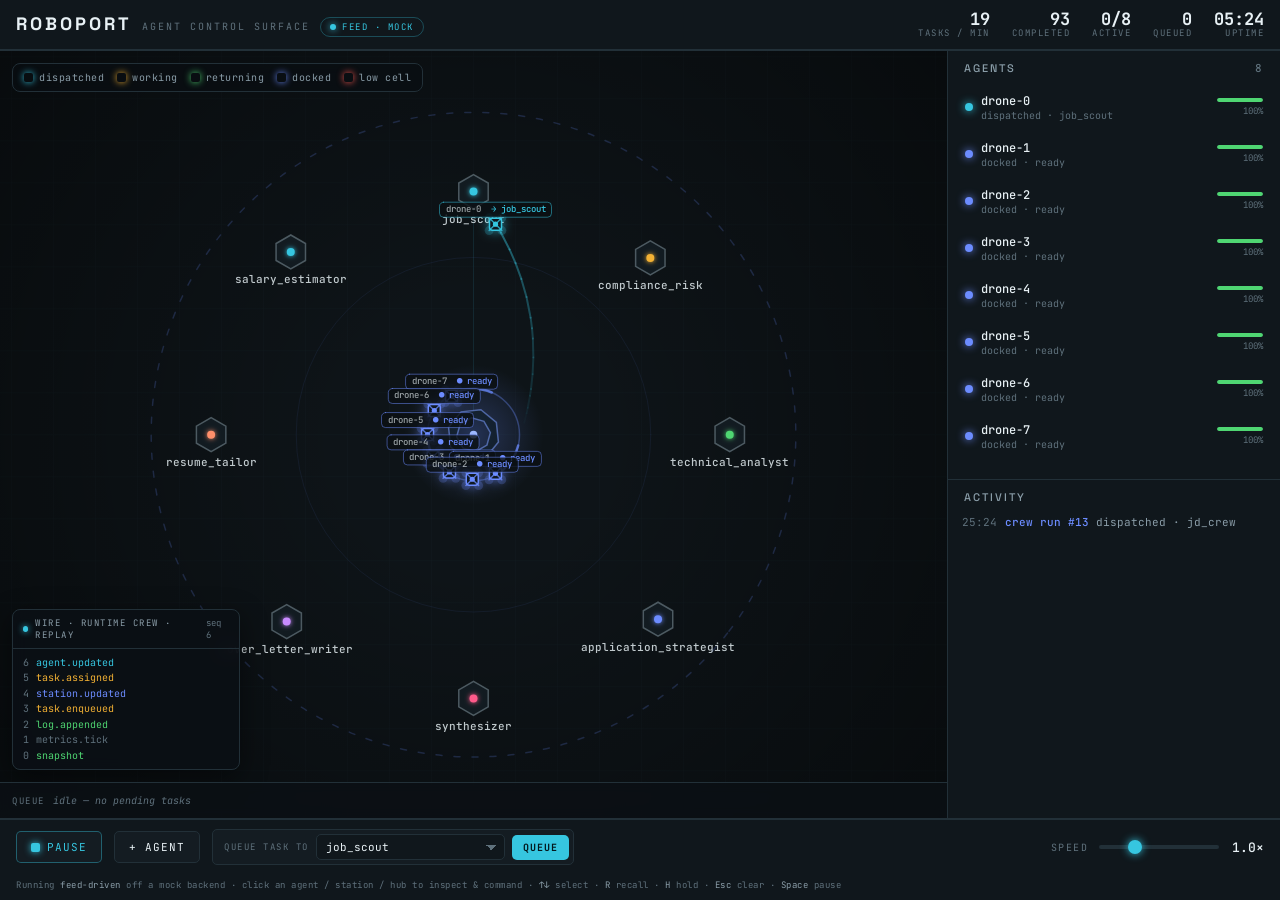
<file: control_surface/web/roboport-replay.html>
<!DOCTYPE html>
<html lang="en">
<head>
<meta charset="UTF-8" />
<meta name="viewport" content="width=device-width, initial-scale=1.0" />
<title>ROBOPORT — runtime crew (replay)</title>
<link rel="preconnect" href="https://fonts.googleapis.com" />
<link rel="preconnect" href="https://fonts.gstatic.com" crossorigin />
<link href="https://fonts.googleapis.com/css2?family=Space+Grotesk:wght@400;500;700&family=JetBrains+Mono:wght@400;500;700&display=swap" rel="stylesheet" />
<style>
  :root{
    --floor:#0e1418;--floor2:#0b1015;--panel:#141c22;--panel2:#10171c;
    --grid:#16202833;--line:#223038;--line2:#2c3c46;
    --steel:#8a9da8;--steel-dim:#5f717c;--bright:#e8f1f5;
    --dispatch:#36c6e0;--work:#f2b134;--return:#4fd672;--dock:#6c8cff;--alert:#ff5a52;
    --r1:5px;--r2:8px;--r3:12px;
    --s1:4px;--s2:8px;--s3:12px;--s4:16px;--s5:22px;
    --t-fast:120ms;--t-base:200ms;--ease:cubic-bezier(.4,0,.2,1);--shadow:0 8px 28px rgba(0,0,0,.45);
  }
  *{box-sizing:border-box}
  html,body{height:100%;margin:0}
  body{background:var(--floor2);color:var(--steel);font-family:"JetBrains Mono",ui-monospace,Menlo,monospace;font-size:13px;-webkit-font-smoothing:antialiased;overflow:hidden}
  .sr-only{position:absolute;width:1px;height:1px;padding:0;margin:-1px;overflow:hidden;clip:rect(0,0,0,0);border:0}
  .app{height:100dvh;display:grid;grid-template-columns:1fr 332px;grid-template-rows:auto 1fr auto;grid-template-areas:"hud hud" "stage side" "dock dock";gap:1px;background:var(--line)}

  .hud{grid-area:hud;background:var(--panel2);display:flex;align-items:center;gap:var(--s4);padding:10px var(--s4);border-bottom:1px solid var(--line)}
  .brand{display:flex;align-items:baseline;gap:10px;min-width:0}
  .brand h1{font-family:"Space Grotesk",sans-serif;font-weight:700;font-size:18px;letter-spacing:3px;color:var(--bright);margin:0;white-space:nowrap}
  .brand .sub{font-size:10px;letter-spacing:2px;text-transform:uppercase;color:var(--steel-dim);white-space:nowrap}
  .feedbadge{display:inline-flex;align-items:center;gap:6px;font-size:9px;letter-spacing:1.5px;text-transform:uppercase;color:var(--dispatch);border:1px solid rgba(54,198,224,.3);border-radius:20px;padding:3px 9px}
  .feedbadge .d{width:6px;height:6px;border-radius:50%;background:var(--dispatch);box-shadow:0 0 7px var(--dispatch);animation:pulse 1.4s infinite}
  @keyframes pulse{0%,100%{opacity:1}50%{opacity:.25}}
  .stats{display:flex;gap:var(--s5);margin-left:auto;flex-wrap:wrap;justify-content:flex-end}
  .stat{display:flex;flex-direction:column;align-items:flex-end;line-height:1.1}
  .stat .v{font-size:17px;font-weight:700;color:var(--bright)}
  .stat .v.warn{color:var(--work)}.stat .v.bad{color:var(--alert)}
  .stat .k{font-size:9px;letter-spacing:1.5px;text-transform:uppercase;color:var(--steel-dim)}

  .stage{grid-area:stage;position:relative;background:var(--floor);overflow:hidden}
  canvas{position:absolute;inset:0;width:100%;height:100%;display:block;cursor:default}
  .legend{position:absolute;left:12px;top:12px;z-index:3;display:flex;gap:13px;flex-wrap:wrap;background:rgba(10,15,19,.66);backdrop-filter:blur(6px);border:1px solid var(--line);border-radius:var(--r2);padding:7px 11px;pointer-events:none}
  .legend .it{display:flex;align-items:center;gap:6px;font-size:10px;letter-spacing:.5px;color:var(--steel)}
  .legend .sw{width:9px;height:9px;border-radius:2px;box-shadow:0 0 7px currentColor}

  .toasts{position:absolute;top:12px;right:12px;z-index:6;display:flex;flex-direction:column;gap:8px;width:248px}
  .toast{display:flex;gap:9px;align-items:flex-start;background:rgba(16,23,28,.94);border:1px solid var(--line2);border-left:3px solid var(--work);border-radius:var(--r2);padding:9px 11px;cursor:pointer;box-shadow:var(--shadow);animation:slidein var(--t-base) var(--ease)}
  .toast.bad{border-left-color:var(--alert)}.toast.info{border-left-color:var(--dispatch)}
  .toast .tx{flex:1;min-width:0}.toast .th{color:var(--bright);font-size:11px;font-weight:500}
  .toast .tb{color:var(--steel-dim);font-size:10px;margin-top:2px}
  .toast .tg{font-size:9px;color:var(--steel-dim);white-space:nowrap}
  .toast:hover{border-color:var(--dispatch)}
  @keyframes slidein{from{opacity:0;transform:translateX(16px)}to{opacity:1;transform:none}}

  .tip{position:absolute;z-index:7;pointer-events:none;background:rgba(10,15,19,.95);border:1px solid var(--line2);border-radius:var(--r1);padding:5px 8px;font-size:10px;color:var(--bright);white-space:nowrap;transform:translate(-50%,-130%);opacity:0;transition:opacity var(--t-fast)}
  .tip.on{opacity:1}.tip .s{color:var(--steel-dim)}

  /* wire monitor — proves it's event-driven */
  .wire{position:absolute;left:12px;bottom:48px;z-index:4;width:228px;background:rgba(11,16,21,.92);backdrop-filter:blur(8px);border:1px solid var(--line);border-radius:var(--r2);overflow:hidden;box-shadow:var(--shadow)}
  .wire-h{display:flex;align-items:center;gap:7px;padding:7px 10px;cursor:pointer;border-bottom:1px solid var(--line);user-select:none}
  .wire-h .d{width:6px;height:6px;border-radius:50%;background:var(--dispatch);box-shadow:0 0 6px var(--dispatch);animation:pulse 1.4s infinite}
  .wire-h .t{font-size:9px;letter-spacing:1.5px;text-transform:uppercase;color:var(--steel)}
  .wire-h .c{margin-left:auto;font-size:9px;color:var(--steel-dim)}
  .wire-b{font-size:10px;line-height:1.55;padding:6px 10px;max-height:128px;overflow:hidden;transition:max-height var(--t-base) var(--ease)}
  .wire.min .wire-b{max-height:0;padding-top:0;padding-bottom:0}
  .wire.min .wire-h{border-bottom:none}
  .wl{display:flex;gap:7px;white-space:nowrap}
  .wl .sq{color:var(--steel-dim)}
  .wl .ty{color:var(--steel)}

  .inspector{position:absolute;right:12px;bottom:48px;z-index:5;width:262px;background:rgba(15,22,28,.95);backdrop-filter:blur(10px);border:1px solid var(--line2);border-radius:var(--r3);box-shadow:var(--shadow);overflow:hidden;transform:translateY(12px);opacity:0;pointer-events:none;transition:opacity var(--t-base),transform var(--t-base)}
  .inspector.on{transform:none;opacity:1;pointer-events:auto}
  .insp-head{display:flex;align-items:center;gap:9px;padding:11px var(--s3);border-bottom:1px solid var(--line)}
  .insp-head .ring{width:10px;height:10px;border-radius:50%;box-shadow:0 0 9px currentColor;flex:none}
  .insp-head .ttl{min-width:0}
  .insp-head .ttl .n{color:var(--bright);font-size:13px;font-weight:500;white-space:nowrap;overflow:hidden;text-overflow:ellipsis}
  .insp-head .ttl .ty{font-size:9px;letter-spacing:1.5px;text-transform:uppercase;color:var(--steel-dim)}
  .insp-head .x{margin-left:auto;background:none;border:none;color:var(--steel-dim);cursor:pointer;font-size:15px;line-height:1;padding:2px 4px;border-radius:4px}
  .insp-head .x:hover{color:var(--bright);background:var(--panel)}
  .insp-body{padding:var(--s3)}
  .insp-grid{display:grid;grid-template-columns:1fr 1fr;gap:9px var(--s3);margin-bottom:var(--s3)}
  .insp-grid .f .k{font-size:9px;letter-spacing:1px;text-transform:uppercase;color:var(--steel-dim)}
  .insp-grid .f .v{color:var(--bright);font-size:12px;margin-top:2px}
  .insp-bar{height:5px;border-radius:4px;background:var(--line);overflow:hidden;margin-top:5px}
  .insp-bar i{display:block;height:100%;border-radius:4px;transition:width var(--t-base)}
  .insp-mini{margin-top:4px;max-height:84px;overflow-y:auto;border-top:1px solid var(--line);padding-top:8px}
  .insp-mini .ml{font-size:10px;line-height:1.5;color:var(--steel-dim)}
  .insp-mini .ml b{color:var(--steel);font-weight:400}
  .insp-actions{display:flex;flex-wrap:wrap;gap:6px;padding:0 var(--s3) var(--s3)}
  .cmd{appearance:none;flex:1 1 auto;min-width:72px;border:1px solid var(--line2);background:var(--panel);color:var(--bright);font-family:inherit;font-size:10px;letter-spacing:.8px;text-transform:uppercase;padding:7px 8px;border-radius:var(--r1);cursor:pointer;transition:border-color var(--t-fast),background var(--t-fast),color var(--t-fast)}
  .cmd:hover{border-color:var(--steel-dim)}.cmd:active{transform:translateY(1px)}
  .cmd:focus-visible{outline:2px solid var(--dispatch);outline-offset:2px}
  .cmd.go{border-color:rgba(54,198,224,.45);color:var(--dispatch)}
  .cmd.warn{border-color:rgba(242,177,52,.45);color:var(--work)}
  .cmd.danger{border-color:rgba(255,90,82,.4);color:var(--alert)}
  .cmd.on{background:rgba(108,140,255,.16);border-color:var(--dock);color:var(--dock)}
  .cmd[disabled]{opacity:.38;cursor:not-allowed}

  .qstrip{position:absolute;left:0;right:0;bottom:0;z-index:4;height:36px;display:flex;align-items:center;gap:8px;padding:0 12px;background:rgba(11,16,21,.82);backdrop-filter:blur(6px);border-top:1px solid var(--line)}
  .qstrip .ql{font-size:9px;letter-spacing:1.5px;text-transform:uppercase;color:var(--steel-dim);flex:none}
  .qchips{display:flex;gap:5px;overflow-x:auto;flex:1;padding:2px 0}
  .qchips::-webkit-scrollbar{height:0}
  .qchip{flex:none;display:flex;align-items:center;gap:5px;background:var(--panel);border:1px solid var(--line);border-radius:20px;padding:3px 9px 3px 6px;font-size:10px;color:var(--steel);cursor:pointer;white-space:nowrap;animation:pop var(--t-base) var(--ease)}
  .qchip:hover{border-color:var(--line2);color:var(--bright)}
  .qchip .d{width:7px;height:7px;border-radius:50%;box-shadow:0 0 6px currentColor}
  @keyframes pop{from{transform:scale(.7);opacity:0}to{transform:scale(1);opacity:1}}
  .qempty{font-size:10px;color:var(--steel-dim);font-style:italic}

  .side{grid-area:side;background:var(--panel2);display:flex;flex-direction:column;min-height:0}
  .pane{display:flex;flex-direction:column;min-height:0}
  .pane.roster{flex:1 1 56%;border-bottom:1px solid var(--line)}
  .pane.log{flex:1 1 44%}
  .pane h2{margin:0;padding:10px var(--s4) 8px;font-family:"Space Grotesk",sans-serif;font-weight:500;font-size:11px;letter-spacing:2px;text-transform:uppercase;color:var(--steel);display:flex;align-items:center;gap:8px}
  .pane h2 .count{margin-left:auto;color:var(--steel-dim);font-family:"JetBrains Mono",monospace}
  .scroll{overflow-y:auto;padding:0 var(--s2) 10px;min-height:0}
  .scroll::-webkit-scrollbar{width:8px}.scroll::-webkit-scrollbar-thumb{background:var(--line);border-radius:8px}
  .agent{display:grid;grid-template-columns:auto 1fr auto;gap:8px;align-items:center;padding:7px 8px;border-radius:var(--r2);margin:2px 0;cursor:pointer;border:1px solid transparent;transition:background var(--t-fast),border-color var(--t-fast)}
  .agent:hover{background:var(--panel)}
  .agent:focus-visible{outline:2px solid var(--dispatch);outline-offset:1px}
  .agent.sel{background:var(--panel);border-color:var(--line2)}
  .agent .pip{width:8px;height:8px;border-radius:50%;box-shadow:0 0 8px currentColor}
  .agent .who{min-width:0}
  .agent .name{color:var(--bright);font-size:12px;font-weight:500;display:flex;align-items:center;gap:6px}
  .agent .name .lock{font-size:9px;color:var(--dock)}
  .agent .act{font-size:10px;color:var(--steel-dim);white-space:nowrap;overflow:hidden;text-overflow:ellipsis}
  .agent .cell{display:flex;flex-direction:column;align-items:flex-end;gap:3px;min-width:46px}
  .agent .bar{width:46px;height:4px;border-radius:3px;background:var(--line);overflow:hidden}
  .agent .bar i{display:block;height:100%;border-radius:3px;transition:width var(--t-base)}
  .agent .pct{font-size:9px;color:var(--steel-dim)}
  .logline{display:flex;gap:8px;padding:3px 6px;font-size:11px;line-height:1.45;border-radius:var(--r1)}
  .logline .t{color:var(--steel-dim);flex:none}
  .logline .m{color:var(--steel)}.logline .m b{font-weight:500}

  .dock{grid-area:dock;background:var(--panel2);border-top:1px solid var(--line);display:flex;align-items:center;gap:var(--s3);padding:9px var(--s4);flex-wrap:wrap}
  .btn{appearance:none;border:1px solid var(--line);background:var(--panel);color:var(--bright);font-family:inherit;font-size:11px;letter-spacing:1px;text-transform:uppercase;padding:8px 14px;border-radius:var(--r1);cursor:pointer;display:inline-flex;align-items:center;gap:7px;transition:border-color var(--t-fast),background var(--t-fast)}
  .btn:hover{border-color:var(--steel-dim)}.btn:active{transform:translateY(1px)}
  .btn:focus-visible{outline:2px solid var(--dispatch);outline-offset:2px}
  .btn.primary{border-color:rgba(54,198,224,.4);color:var(--dispatch)}
  .btn[disabled]{opacity:.38;cursor:not-allowed}
  .btn .ic{width:9px;height:9px;border-radius:2px;background:currentColor;box-shadow:0 0 7px currentColor}
  .injector{display:flex;align-items:center;gap:7px;background:var(--panel);border:1px solid var(--line);border-radius:var(--r1);padding:4px 4px 4px 11px}
  .injector label{font-size:9px;letter-spacing:1.5px;text-transform:uppercase;color:var(--steel-dim)}
  .injector select{appearance:none;background:var(--panel2);border:1px solid var(--line);color:var(--bright);font-family:inherit;font-size:11px;padding:5px 24px 5px 9px;border-radius:var(--r1);cursor:pointer;background-image:linear-gradient(45deg,transparent 50%,var(--steel-dim) 50%),linear-gradient(135deg,var(--steel-dim) 50%,transparent 50%);background-position:calc(100% - 13px) 50%,calc(100% - 8px) 50%;background-size:5px 5px;background-repeat:no-repeat}
  .injector select:focus-visible{outline:2px solid var(--dispatch);outline-offset:1px}
  .injector .queue{border:none;background:var(--dispatch);color:#04181d;font-weight:700;padding:6px 11px;border-radius:var(--r1);font-family:inherit;font-size:10px;letter-spacing:1px;text-transform:uppercase;cursor:pointer}
  .injector .queue:hover{filter:brightness(1.08)}
  .injector .queue:focus-visible{outline:2px solid var(--bright);outline-offset:2px}
  .speed{display:flex;align-items:center;gap:9px;margin-left:auto}
  .speed label{font-size:10px;letter-spacing:1.5px;text-transform:uppercase;color:var(--steel-dim)}
  .speed output{color:var(--bright);min-width:34px;text-align:right;font-weight:500}
  input[type=range]{-webkit-appearance:none;appearance:none;width:120px;height:4px;border-radius:4px;background:var(--line);outline:none}
  input[type=range]::-webkit-slider-thumb{-webkit-appearance:none;width:14px;height:14px;border-radius:50%;background:var(--dispatch);box-shadow:0 0 8px var(--dispatch);cursor:pointer}
  input[type=range]::-moz-range-thumb{width:14px;height:14px;border:none;border-radius:50%;background:var(--dispatch);box-shadow:0 0 8px var(--dispatch);cursor:pointer}
  input[type=range]:focus-visible{outline:2px solid var(--dispatch);outline-offset:4px}
  .hint{font-size:9px;color:var(--steel-dim);letter-spacing:.5px;width:100%;padding-top:2px}
  .hint b{color:var(--steel);font-weight:400}

  @media (max-width:880px){
    .app{grid-template-columns:1fr;grid-template-rows:auto minmax(44dvh,1fr) auto auto;grid-template-areas:"hud" "stage" "side" "dock"}
    .side{flex-direction:row;max-height:30dvh}
    .pane.roster{flex:1 1 50%;border-bottom:none;border-right:1px solid var(--line)}
    .pane.log{flex:1 1 50%}
    .brand .sub{display:none}.stats{gap:14px}
    .inspector{right:8px;left:8px;width:auto;bottom:44px}
    .wire{display:none}.speed{margin-left:0}.hint{display:none}
  }
  @media (prefers-reduced-motion:reduce){.feedbadge .d,.wire-h .d{animation:none}.toast,.qchip{animation:none}}
</style>
</head>
<body>
<div class="app">
  <header class="hud">
    <div class="brand"><h1>ROBOPORT</h1><span class="sub">agent control surface</span>
      <span class="feedbadge"><span class="d"></span><span id="feed-status">feed · mock</span></span></div>
    <div class="stats">
      <div class="stat"><span class="v" id="s-rate">0</span><span class="k">tasks / min</span></div>
      <div class="stat"><span class="v" id="s-done">0</span><span class="k">completed</span></div>
      <div class="stat"><span class="v" id="s-active">0/0</span><span class="k">active</span></div>
      <div class="stat"><span class="v" id="s-queue">0</span><span class="k">queued</span></div>
      <div class="stat"><span class="v" id="s-up">00:00</span><span class="k">uptime</span></div>
    </div>
  </header>

  <main class="stage">
    <canvas id="c" aria-hidden="true"></canvas>
    <div class="legend" aria-hidden="true">
      <span class="it"><span class="sw" style="color:var(--dispatch)"></span>dispatched</span>
      <span class="it"><span class="sw" style="color:var(--work)"></span>working</span>
      <span class="it"><span class="sw" style="color:var(--return)"></span>returning</span>
      <span class="it"><span class="sw" style="color:var(--dock)"></span>docked</span>
      <span class="it"><span class="sw" style="color:var(--alert)"></span>low cell</span>
    </div>
    <div class="toasts" id="toasts" aria-live="polite"></div>
    <div class="tip" id="tip"></div>

    <div class="wire" id="wire">
      <div class="wire-h" id="wire-h"><span class="d"></span><span class="t">wire · runtime crew · replay</span><span class="c" id="wire-c">seq 0</span></div>
      <div class="wire-b" id="wire-b"></div>
    </div>

    <aside class="inspector" id="inspector" role="region" aria-label="Selection inspector">
      <div class="insp-head"><span class="ring" id="insp-ring"></span><div class="ttl"><div class="n" id="insp-name">—</div><div class="ty" id="insp-type">—</div></div><button class="x" id="insp-close" aria-label="Clear selection">✕</button></div>
      <div class="insp-body" id="insp-body"></div>
      <div class="insp-actions" id="insp-actions"></div>
    </aside>

    <div class="qstrip"><span class="ql">queue</span><div class="qchips" id="qchips"></div></div>
  </main>

  <aside class="side">
    <section class="pane roster"><h2>Agents <span class="count" id="roster-count">0</span></h2><div class="scroll" id="roster" role="listbox" aria-label="Agent fleet" tabindex="0"></div></section>
    <section class="pane log"><h2>Activity</h2><div class="scroll" id="log" aria-live="off"></div></section>
  </aside>

  <footer class="dock">
    <button class="btn primary" id="btn-play"><span class="ic"></span><span id="play-label">Pause</span></button>
    <button class="btn" id="btn-agent">+ Agent</button>
    <div class="injector"><label for="task-station">Queue task to</label><select id="task-station" aria-label="Target station"></select><button class="queue" id="btn-queue">Queue</button></div>
    <div class="speed"><label for="speed">Speed</label><input type="range" id="speed" min="0.25" max="3" step="0.25" value="1" /><output id="speed-out">1.0×</output></div>
    <div class="hint">Running <b>feed-driven</b> off a mock backend · click an agent / station / hub to inspect &amp; command · <b>↑↓</b> select · <b>R</b> recall · <b>H</b> hold · <b>Esc</b> clear · <b>Space</b> pause</div>
  </footer>
</div>
<div class="sr-only" id="sr" aria-live="polite"></div>

<script>
"use strict";

/* =====================================================================
   PART A — MOCK BACKEND  (stands in for FastAPI / SQLAlchemy)
   Owns ALL truth. Emits §4 envelopes. Accepts §7 commands.
   Knows ZERO about pixels, canvas, drone positions, or rendering.
   Swap this whole block for a real server; the contract is identical.
   ===================================================================== */
function createMockBackend(){
  const STATION_CFG=[
    {station_id:"stn.ingest",name:"Ingest",order:0,hue:"#7ea6ff"},
    {station_id:"stn.snowflake",name:"Snowflake",order:1,hue:"#36c6e0"},
    {station_id:"stn.decrypt",name:"Decrypt",order:2,hue:"#c98bff"},
    {station_id:"stn.rag",name:"RAG",order:3,hue:"#4fd672"},
    {station_id:"stn.synthesize",name:"Synthesize",order:4,hue:"#f2b134"},
    {station_id:"stn.validate",name:"Validate",order:5,hue:"#ff8f6b"},
    {station_id:"stn.publish",name:"Publish",order:6,hue:"#ff5a8a"},
  ];
  const CONFIG={stations:STATION_CFG,energy_low_threshold:22,max_agents:12};

  let seq=0, subs=[], born=performance.now();
  const stations=new Map(), agents=new Map(), tasks=new Map();
  let agentN=0, taskN=1000, completed=0;
  const completions=[];          // ts of completions (rolling rate)
  const alertDeb={};
  let autoTimer=1.0, metricTimer=0;

  STATION_CFG.forEach(c=>stations.set(c.station_id,{...c,state:"idle",worker_agent_id:null,drain:false,rev:0}));

  const now=()=>new Date().toISOString();
  function emit(type,data){seq++;const env={v:1,seq,ts:now(),type,data};for(const s of subs)s(env);}
  const subscribe=cb=>{subs.push(cb);return ()=>{subs=subs.filter(x=>x!==cb);};};

  /* ---- DTO serializers (feed fields only) ---- */
  const qdepth=sid=>[...tasks.values()].filter(t=>t.status==="queued"&&t.station_id===sid).length;
  function agentDTO(a){return{agent_id:a.agent_id,name:a.name,state:a.state,energy:+a.energy.toFixed(1),hold:a.hold,task_id:a.task_id,station_id:a.station_id,task_progress:+a.task_progress.toFixed(3),eta_s:a.eta_s,completed_total:a.completed_total,error:a.error,rev:a.rev,updated_at:now()};}
  function stationDTO(s){return{station_id:s.station_id,name:s.name,order:s.order,state:s.drain?"draining":(s.worker_agent_id?"busy":"idle"),worker_agent_id:s.worker_agent_id,queue_depth:qdepth(s.station_id),drain:s.drain,rev:s.rev};}
  function taskDTO(t){return{task_id:t.task_id,station_id:t.station_id,status:t.status,priority:t.priority,work_estimate_s:t.work_estimate_s,assigned_agent_id:t.assigned_agent_id,enqueued_at:t.enqueued_at,started_at:t.started_at,finished_at:t.finished_at,result:t.result,error:t.error,rev:t.rev};}

  const pushAgent=(a,t="agent.updated")=>{a.rev++;emit(t,agentDTO(a));};
  const pushStation=s=>{s.rev++;emit("station.updated",stationDTO(s));};
  const pushTask=(t,type)=>{t.rev++;emit(type,taskDTO(t));};
  const pushLog=html=>emit("log.appended",{html,ts:now()});
  function pushAlert(kind,title,body,target,key){
    if(key){const n=performance.now();if(alertDeb[key]&&n-alertDeb[key]<8000)return;alertDeb[key]=n;}
    emit("alert.raised",{alert_id:"al_"+Math.random().toString(36).slice(2,7),kind,title,body,target,raised_at:now(),ttl_s:5});
  }

  /* ---- agents / tasks ---- */
  function addAgent(){
    if(agents.size>=CONFIG.max_agents)return null;
    agentN++;const id="drone-"+String(agentN).padStart(2,"0");
    const a={agent_id:id,name:id,state:"docked",energy:60+Math.random()*30,hold:false,task_id:null,station_id:null,task_progress:0,eta_s:null,completed_total:0,error:null,rev:0,_t:0,_work:0};
    agents.set(id,a);emit("agent.added",agentDTO(a));pushLog(`<b style="color:#6c8cff">${id}</b> came online`);return a;
  }
  function enqueue(sid,priority){
    const st=stations.get(sid);if(!st)return null;
    taskN++;const id="t_"+taskN.toString(36);
    const t={task_id:id,station_id:sid,status:"queued",priority:priority??100,work_estimate_s:2.4+Math.random()*2.8,assigned_agent_id:null,enqueued_at:now(),started_at:null,finished_at:null,result:null,error:null,rev:0};
    tasks.set(id,t);pushTask(t,"task.enqueued");pushStation(st);return t;
  }
  function oldestQueuedFree(){
    let best=null;
    for(const t of tasks.values()){
      if(t.status!=="queued")continue;
      const st=stations.get(t.station_id);if(st.worker_agent_id)continue;
      if(!best||t.priority<best.priority||(t.priority===best.priority&&t.enqueued_at<best.enqueued_at))best=t;
    }
    return best;
  }
  function assign(a,t){
    const st=stations.get(t.station_id);
    t.status="assigned";t.assigned_agent_id=a.agent_id;pushTask(t,"task.assigned");
    st.worker_agent_id=a.agent_id;pushStation(st);
    a.task_id=t.task_id;a.station_id=t.station_id;a.state="dispatched";a.task_progress=0;a._t=1.0+Math.random()*0.8;a.eta_s=a._t;a._work=t.work_estimate_s;
    pushAgent(a);pushLog(`<b style="color:#36c6e0">${a.agent_id}</b> → <b style="color:${st.hue}">${st.name}</b> · ${t.task_id}`);
  }
  function requeue(a,reason){            // abort current task back to queue
    const t=tasks.get(a.task_id);if(t){t.status="queued";t.assigned_agent_id=null;t.started_at=null;pushTask(t,"task.updated");}
    const st=stations.get(a.station_id);if(st){st.worker_agent_id=null;pushStation(st);}
    a.task_id=null;a.station_id=null;a.task_progress=0;
  }
  function sendHome(a){a.state="returning";a._t=0.9+Math.random()*0.6;a.eta_s=a._t;}

  /* ---- simulation tick (sim-seconds) ---- */
  function tick(dt){
    if(dt<=0)return;
    autoTimer-=dt;
    if(autoTimer<=0){autoTimer=1.4+Math.random()*1.8;
      const open=[...stations.values()].filter(s=>!s.drain);
      if([...tasks.values()].filter(t=>t.status==="queued").length<14&&open.length)enqueue(open[(Math.random()*open.length)|0].station_id);}

    for(const a of agents.values()){
      let changed=false;a._acc=(a._acc||0)+dt;
      if(a.state==="docked"){
        const e0=a.energy;a.energy=Math.min(100,a.energy+dt*16);
        if(Math.abs(a.energy-e0)>0.01)changed=true;
        if(!a.hold&&a.energy>34){const t=oldestQueuedFree();if(t){assign(a,t);continue;}}
      }
      else if(a.state==="dispatched"){
        a.energy-=dt*2.6;a._t-=dt;a.eta_s=Math.max(0,a._t);changed=true;
        if(a.energy<16){pushAlert("critical",a.agent_id+" low cell",`Aborted trip at ${Math.round(a.energy)}% — returning to charge.`,{type:"agent",id:a.agent_id},"low-"+a.agent_id);requeue(a);sendHome(a);pushAgent(a);pushLog(`<b style="color:#ff5a52">${a.agent_id}</b> low cell — recalled`);continue;}
        if(a._t<=0){const st=stations.get(a.station_id);const t=tasks.get(a.task_id);t.status="running";t.started_at=now();pushTask(t,"task.progress");a.state="working";a.task_progress=0;a.eta_s=null;st.state="busy";pushStation(st);pushAgent(a);continue;}
      }
      else if(a.state==="working"){
        a.energy-=dt*3.4;a.task_progress=Math.min(1,a.task_progress+dt/a._work);changed=true;
        if(a.task_progress>=1){
          const st=stations.get(a.station_id),t=tasks.get(a.task_id);
          t.status="completed";t.finished_at=now();t.result={ok:true};pushTask(t,"task.completed");
          st.worker_agent_id=null;pushStation(st);
          a.completed_total++;completed++;completions.push(performance.now());
          a.task_id=null;a.task_progress=0;sendHome(a);  // keep station_id for carry colour, cleared on dock
          pushAgent(a);pushLog(`<b style="color:#4fd672">${a.agent_id}</b> finished <b style="color:${st.hue}">${st.name}</b> · ${t.task_id} ✓`);
          continue;
        }
      }
      else if(a.state==="returning"){
        a.energy-=dt*2.2;a._t-=dt;a.eta_s=Math.max(0,a._t);changed=true;
        if(a._t<=0){a.state="docked";a.station_id=null;a.eta_s=null;pushAgent(a);continue;}
      }
      if(changed&&a._acc>=0.25){a._acc=0;pushAgent(a);}
    }

    while(completions.length&&completions[0]<performance.now()-60000)completions.shift();
    if([...tasks.values()].filter(t=>t.status==="queued").length>=11)pushAlert("warning","Queue backing up","Add an agent or boost speed.",{type:"port"},"queue-backup");

    metricTimer-=dt;
    if(metricTimer<=0){metricTimer=1.0;emitMetrics();}
  }
  function emitMetrics(){
    const active=[...agents.values()].filter(a=>a.state!=="docked"||(a.energy<99&&!a.hold)).length;
    emit("metrics.tick",{tasks_per_min:completions.length,completed_total:completed,active_agents:active,total_agents:agents.size,queued:[...tasks.values()].filter(t=>t.status==="queued").length,uptime_s:Math.floor((performance.now()-born)/1000),ts:now()});
  }

  /* ---- snapshot ---- */
  function snapshot(){
    return{config:CONFIG,agents:[...agents.values()].map(agentDTO),stations:[...stations.values()].map(stationDTO),tasks:[...tasks.values()].filter(t=>t.status!=="completed"&&t.status!=="cancelled").map(taskDTO),alerts:[],metrics:(()=>{const active=[...agents.values()].filter(a=>a.state!=="docked").length;return{tasks_per_min:completions.length,completed_total:completed,active_agents:active,total_agents:agents.size,queued:[...tasks.values()].filter(t=>t.status==="queued").length,uptime_s:Math.floor((performance.now()-born)/1000),ts:now()};})()};
  }
  function emitSnapshot(){seq++;const env={v:1,seq,ts:now(),type:"snapshot",data:snapshot()};for(const s of subs)s(env);}

  /* ---- §7 command bus ---- */
  function handleCommand(cmd){
    const reject=r=>({command_id:cmd.command_id,status:"rejected",reason:r});
    const ok=()=>({command_id:cmd.command_id,status:"accepted"});
    const T=cmd.target||{};
    try{
      switch(cmd.type){
        case "agent.recall":{const a=agents.get(T.id);if(!a)return reject("unknown agent");if(a.state==="docked")return reject("already docked");if(a.task_id)requeue(a);else{const st=stations.get(a.station_id);if(st){st.worker_agent_id=null;pushStation(st);}a.station_id=null;}sendHome(a);pushAgent(a);pushLog(`<b style="color:#6c8cff">${a.agent_id}</b> recalled to hub`);return ok();}
        case "agent.hold":{const a=agents.get(T.id);if(!a)return reject("unknown agent");a.hold=!!cmd.args.hold;pushAgent(a);pushLog(`<b style="color:#6c8cff">${a.agent_id}</b> ${a.hold?"placed on hold":"resumed"}`);return ok();}
        case "agent.retire":{const a=agents.get(T.id);if(!a)return reject("unknown agent");if(a.task_id)requeue(a);else if(a.station_id){const st=stations.get(a.station_id);if(st){st.worker_agent_id=null;pushStation(st);}}agents.delete(a.agent_id);emit("agent.removed",{agent_id:a.agent_id});pushLog(`<b style="color:#ff5a52">${a.agent_id}</b> retired`);return ok();}
        case "fleet.spawn_agent":{if(!addAgent())return reject("fleet at capacity");return ok();}
        case "task.enqueue":{const st=stations.get(T.id);if(!st)return reject("unknown station");const t=enqueue(T.id,cmd.args.priority);pushLog(`Operator queued <b style="color:${st.hue}">${st.name}</b> · ${t.task_id}`);return ok();}
        case "station.prioritize":{const st=stations.get(T.id);if(!st)return reject("unknown station");let p=80;for(const t of tasks.values())if(t.status==="queued"&&t.station_id===T.id){t.priority=p--;pushTask(t,"task.updated");}pushLog(`<b style="color:${st.hue}">${st.name}</b> tasks prioritized`);return ok();}
        case "station.drain":{const st=stations.get(T.id);if(!st)return reject("unknown station");st.drain=!!cmd.args.drain;pushStation(st);pushLog(`<b style="color:${st.hue}">${st.name}</b> intake ${st.drain?"drained":"reopened"}`);return ok();}
        case "fleet.hold":{const h=!!cmd.args.hold;for(const a of agents.values()){a.hold=h;pushAgent(a);}pushLog(`Fleet ${h?"held":"resumed"}`);return ok();}
        case "fleet.recall":{for(const a of agents.values())if(a.state!=="docked"){if(a.task_id)requeue(a);else if(a.station_id){const st=stations.get(a.station_id);if(st){st.worker_agent_id=null;pushStation(st);}a.station_id=null;}sendHome(a);pushAgent(a);}pushLog(`<b style="color:#6c8cff">All agents</b> recalled`);return ok();}
        case "queue.clear":{for(const t of tasks.values())if(t.status==="queued"){t.status="cancelled";pushTask(t,"task.cancelled");}[...stations.values()].forEach(pushStation);pushLog("Queue cleared by operator");return ok();}
        default:return reject("unknown command "+cmd.type);
      }
    }catch(e){return reject("error: "+e.message);}
  }

  /* boot state */
  for(let i=0;i<5;i++)addAgent();
  for(let i=0;i<4;i++)enqueue(STATION_CFG[(Math.random()*STATION_CFG.length)|0].station_id);
  pushLog(`<b style="color:#4fd672">ROBOPORT online</b> · ${STATION_CFG.length} stations mapped`);

  return {subscribe,getSnapshot:emitSnapshot,handleCommand,tick,CONFIG};
}

/* =====================================================================
   PART B — FEED CLIENT  (the swappable transport seam)
   In mock mode it binds to the in-page backend. To GO LIVE, replace the
   body of this function with a WebSocket + fetch — nothing in PART C
   changes:
     const ws=new WebSocket(`${WS}/api/feed?token=${TOKEN}`);
     ws.onmessage=e=>route(JSON.parse(e.data));
     command=(type,target,args)=>fetch(`${API}/api/commands`,{method:"POST",
       headers:{Authorization:`Bearer ${TOKEN}`,'Content-Type':'application/json'},
       body:JSON.stringify({command_id:crypto.randomUUID(),type,target,args,issued_by:"operator",ts:new Date().toISOString()})});
   ===================================================================== */

/* ===== REPLAY BACKEND (baked real runtime-feed crew run; no server) =====
   Same interface createFeed() expects (subscribe/getSnapshot/handleCommand/tick).
   Plays the captured snapshot + seq-ordered deltas on their original timeline,
   then loops. The render layer (PART C) is a pure consumer and is unchanged. */
window.__REPLAY__ = {"snapshot":{"v":1,"seq":0,"ts":"2026-06-22T07:25:24.494258+00:00","type":"snapshot","data":{"config":{"stations":[{"station_id":"stn.job_scout","name":"job_scout","order":0,"hue":"#36c6e0"},{"station_id":"stn.compliance_risk","name":"compliance_risk","order":1,"hue":"#f2b134"},{"station_id":"stn.technical_analyst","name":"technical_analyst","order":2,"hue":"#4fd672"},{"station_id":"stn.application_strategist","name":"application_strategist","order":3,"hue":"#6c8cff"},{"station_id":"stn.synthesizer","name":"synthesizer","order":4,"hue":"#ff5a8a"},{"station_id":"stn.cover_letter_writer","name":"cover_letter_writer","order":5,"hue":"#c98bff"},{"station_id":"stn.resume_tailor","name":"resume_tailor","order":6,"hue":"#ff8f6b"},{"station_id":"stn.salary_estimator","name":"salary_estimator","order":7,"hue":"#36c6e0"}],"crew":"jd_crew","energy_low_threshold":22,"max_agents":24},"agents":[{"agent_id":"drone-0","name":"drone-0","state":"docked","energy":100.0,"hold":false,"task_id":null,"station_id":null,"task_progress":0.0,"eta_s":null,"completed_total":12,"error":null,"rev":84,"updated_at":"2026-06-22T07:25:03.905797+00:00"},{"agent_id":"drone-1","name":"drone-1","state":"docked","energy":100.0,"hold":false,"task_id":null,"station_id":null,"task_progress":0.0,"eta_s":null,"completed_total":9,"error":"schema-invalid output (simulated)","rev":84,"updated_at":"2026-06-22T07:25:07.906676+00:00"},{"agent_id":"drone-2","name":"drone-2","state":"docked","energy":100.0,"hold":false,"task_id":null,"station_id":null,"task_progress":0.0,"eta_s":null,"completed_total":12,"error":null,"rev":84,"updated_at":"2026-06-22T07:25:07.906721+00:00"},{"agent_id":"drone-3","name":"drone-3","state":"docked","energy":100.0,"hold":false,"task_id":null,"station_id":null,"task_progress":0.0,"eta_s":null,"completed_total":12,"error":null,"rev":84,"updated_at":"2026-06-22T07:25:12.907798+00:00"},{"agent_id":"drone-4","name":"drone-4","state":"docked","energy":100.0,"hold":false,"task_id":null,"station_id":null,"task_progress":0.0,"eta_s":null,"completed_total":12,"error":null,"rev":84,"updated_at":"2026-06-22T07:25:16.908706+00:00"},{"agent_id":"drone-5","name":"drone-5","state":"docked","energy":100.0,"hold":false,"task_id":null,"station_id":null,"task_progress":0.0,"eta_s":null,"completed_total":12,"error":null,"rev":84,"updated_at":"2026-06-22T07:25:21.909923+00:00"},{"agent_id":"drone-6","name":"drone-6","state":"docked","energy":100.0,"hold":false,"task_id":null,"station_id":null,"task_progress":0.0,"eta_s":null,"completed_total":12,"error":null,"rev":84,"updated_at":"2026-06-22T07:25:21.909991+00:00"},{"agent_id":"drone-7","name":"drone-7","state":"docked","energy":100.0,"hold":false,"task_id":null,"station_id":null,"task_progress":0.0,"eta_s":null,"completed_total":12,"error":null,"rev":84,"updated_at":"2026-06-22T07:25:21.909999+00:00"}],"stations":[{"station_id":"stn.job_scout","name":"job_scout","order":0,"hue":"#36c6e0","state":"idle","worker_agent_id":null,"queue_depth":0,"drain":false,"rev":36},{"station_id":"stn.compliance_risk","name":"compliance_risk","order":1,"hue":"#f2b134","state":"idle","worker_agent_id":null,"queue_depth":0,"drain":false,"rev":36},{"station_id":"stn.technical_analyst","name":"technical_analyst","order":2,"hue":"#4fd672","state":"idle","worker_agent_id":null,"queue_depth":0,"drain":false,"rev":36},{"station_id":"stn.application_strategist","name":"application_strategist","order":3,"hue":"#6c8cff","state":"idle","worker_agent_id":null,"queue_depth":0,"drain":false,"rev":36},{"station_id":"stn.synthesizer","name":"synthesizer","order":4,"hue":"#ff5a8a","state":"idle","worker_agent_id":null,"queue_depth":0,"drain":false,"rev":36},{"station_id":"stn.cover_letter_writer","name":"cover_letter_writer","order":5,"hue":"#c98bff","state":"idle","worker_agent_id":null,"queue_depth":0,"drain":false,"rev":36},{"station_id":"stn.resume_tailor","name":"resume_tailor","order":6,"hue":"#ff8f6b","state":"idle","worker_agent_id":null,"queue_depth":0,"drain":false,"rev":36},{"station_id":"stn.salary_estimator","name":"salary_estimator","order":7,"hue":"#36c6e0","state":"idle","worker_agent_id":null,"queue_depth":0,"drain":false,"rev":36}],"tasks":[],"alerts":[],"metrics":{"tasks_per_min":19,"completed_total":93,"active_agents":0,"total_agents":8,"queued":0,"uptime_s":324,"ts":"2026-06-22T07:25:24.494258+00:00"}}},"deltas":[{"t":416,"e":{"v":1,"seq":1,"ts":"2026-06-22T07:25:24.910614+00:00","type":"metrics.tick","data":{"tasks_per_min":19,"completed_total":93,"active_agents":0,"total_agents":8,"queued":0,"uptime_s":324,"ts":"2026-06-22T07:25:24.910592+00:00"}}},{"t":440,"e":{"v":1,"seq":2,"ts":"2026-06-22T07:25:24.934876+00:00","type":"log.appended","data":{"html":"<b style=\"color:#6c8cff\">crew run #13</b> dispatched \u00b7 jd_crew","ts":"2026-06-22T07:25:24.934861+00:00"}}},{"t":440,"e":{"v":1,"seq":3,"ts":"2026-06-22T07:25:24.934931+00:00","type":"task.enqueued","data":{"task_id":"t_r13_0","station_id":"stn.job_scout","status":"queued","priority":100,"work_estimate_s":2.5999999999999996,"assigned_agent_id":"drone-0","enqueued_at":"2026-06-22T07:25:24.934919+00:00","started_at":null,"finished_at":null,"result":null,"error":null,"rev":0}}},{"t":440,"e":{"v":1,"seq":4,"ts":"2026-06-22T07:25:24.934954+00:00","type":"station.updated","data":{"station_id":"stn.job_scout","name":"job_scout","order":0,"hue":"#36c6e0","state":"idle","worker_agent_id":null,"queue_depth":1,"drain":false,"rev":37}}},{"t":440,"e":{"v":1,"seq":5,"ts":"2026-06-22T07:25:24.934968+00:00","type":"task.assigned","data":{"task_id":"t_r13_0","station_id":"stn.job_scout","status":"assigned","priority":100,"work_estimate_s":2.5999999999999996,"assigned_agent_id":"drone-0","enqueued_at":"2026-06-22T07:25:24.934919+00:00","started_at":"2026-06-22T07:25:24.934961+00:00","finished_at":null,"result":null,"error":null,"rev":0}}},{"t":440,"e":{"v":1,"seq":6,"ts":"2026-06-22T07:25:24.934978+00:00","type":"agent.updated","data":{"agent_id":"drone-0","name":"drone-0","state":"dispatched","energy":100.0,"hold":false,"task_id":"t_r13_0","station_id":"stn.job_scout","task_progress":0.0,"eta_s":1.2,"completed_total":12,"error":null,"rev":85,"updated_at":"2026-06-22T07:25:24.934972+00:00"}}},{"t":1416,"e":{"v":1,"seq":7,"ts":"2026-06-22T07:25:25.911001+00:00","type":"metrics.tick","data":{"tasks_per_min":19,"completed_total":93,"active_agents":1,"total_agents":8,"queued":0,"uptime_s":325,"ts":"2026-06-22T07:25:25.910969+00:00"}}},{"t":1640,"e":{"v":1,"seq":8,"ts":"2026-06-22T07:25:26.135195+00:00","type":"station.updated","data":{"station_id":"stn.job_scout","name":"job_scout","order":0,"hue":"#36c6e0","state":"busy","worker_agent_id":"drone-0","queue_depth":1,"drain":false,"rev":38}}},{"t":1640,"e":{"v":1,"seq":9,"ts":"2026-06-22T07:25:26.135264+00:00","type":"task.progress","data":{"task_id":"t_r13_0","assigned_agent_id":"drone-0","progress":0.25,"eta_s":1.95}}},{"t":1641,"e":{"v":1,"seq":10,"ts":"2026-06-22T07:25:26.135290+00:00","type":"agent.updated","data":{"agent_id":"drone-0","name":"drone-0","state":"working","energy":100.0,"hold":false,"task_id":"t_r13_0","station_id":"stn.job_scout","task_progress":0.25,"eta_s":1.95,"completed_total":12,"error":null,"rev":86,"updated_at":"2026-06-22T07:25:26.135273+00:00"}}},{"t":2341,"e":{"v":1,"seq":11,"ts":"2026-06-22T07:25:26.835485+00:00","type":"task.progress","data":{"task_id":"t_r13_0","assigned_agent_id":"drone-0","progress":0.55,"eta_s":1.17}}},{"t":2341,"e":{"v":1,"seq":12,"ts":"2026-06-22T07:25:26.835547+00:00","type":"agent.updated","data":{"agent_id":"drone-0","name":"drone-0","state":"working","energy":100.0,"hold":false,"task_id":"t_r13_0","station_id":"stn.job_scout","task_progress":0.55,"eta_s":1.17,"completed_total":12,"error":null,"rev":87,"updated_at":"2026-06-22T07:25:26.835532+00:00"}}},{"t":2416,"e":{"v":1,"seq":13,"ts":"2026-06-22T07:25:26.911245+00:00","type":"metrics.tick","data":{"tasks_per_min":16,"completed_total":93,"active_agents":1,"total_agents":8,"queued":0,"uptime_s":326,"ts":"2026-06-22T07:25:26.911226+00:00"}}},{"t":3041,"e":{"v":1,"seq":14,"ts":"2026-06-22T07:25:27.535713+00:00","type":"task.progress","data":{"task_id":"t_r13_0","assigned_agent_id":"drone-0","progress":0.8,"eta_s":0.52}}},{"t":3041,"e":{"v":1,"seq":15,"ts":"2026-06-22T07:25:27.535776+00:00","type":"agent.updated","data":{"agent_id":"drone-0","name":"drone-0","state":"working","energy":100.0,"hold":false,"task_id":"t_r13_0","station_id":"stn.job_scout","task_progress":0.8,"eta_s":0.52,"completed_total":12,"error":null,"rev":88,"updated_at":"2026-06-22T07:25:27.535761+00:00"}}},{"t":3416,"e":{"v":1,"seq":16,"ts":"2026-06-22T07:25:27.911466+00:00","type":"metrics.tick","data":{"tasks_per_min":16,"completed_total":93,"active_agents":1,"total_agents":8,"queued":0,"uptime_s":327,"ts":"2026-06-22T07:25:27.911443+00:00"}}},{"t":3741,"e":{"v":1,"seq":17,"ts":"2026-06-22T07:25:28.235950+00:00","type":"task.progress","data":{"task_id":"t_r13_0","assigned_agent_id":"drone-0","progress":1.0,"eta_s":0.0}}},{"t":3741,"e":{"v":1,"seq":18,"ts":"2026-06-22T07:25:28.236005+00:00","type":"agent.updated","data":{"agent_id":"drone-0","name":"drone-0","state":"working","energy":100.0,"hold":false,"task_id":"t_r13_0","station_id":"stn.job_scout","task_progress":1.0,"eta_s":0.0,"completed_total":12,"error":null,"rev":89,"updated_at":"2026-06-22T07:25:28.235991+00:00"}}},{"t":4417,"e":{"v":1,"seq":19,"ts":"2026-06-22T07:25:28.911691+00:00","type":"metrics.tick","data":{"tasks_per_min":16,"completed_total":93,"active_agents":1,"total_agents":8,"queued":0,"uptime_s":328,"ts":"2026-06-22T07:25:28.911670+00:00"}}},{"t":4441,"e":{"v":1,"seq":20,"ts":"2026-06-22T07:25:28.936202+00:00","type":"task.completed","data":{"task_id":"t_r13_0","assigned_agent_id":"drone-0","status":"completed","error":null}}},{"t":4441,"e":{"v":1,"seq":21,"ts":"2026-06-22T07:25:28.936250+00:00","type":"station.updated","data":{"station_id":"stn.job_scout","name":"job_scout","order":0,"hue":"#36c6e0","state":"idle","worker_agent_id":null,"queue_depth":0,"drain":false,"rev":39}}},{"t":4441,"e":{"v":1,"seq":22,"ts":"2026-06-22T07:25:28.936271+00:00","type":"agent.updated","data":{"agent_id":"drone-0","name":"drone-0","state":"returning","energy":100.0,"hold":false,"task_id":null,"station_id":"stn.job_scout","task_progress":0.0,"eta_s":1.0,"completed_total":13,"error":null,"rev":90,"updated_at":"2026-06-22T07:25:28.936261+00:00"}}},{"t":5042,"e":{"v":1,"seq":23,"ts":"2026-06-22T07:25:29.536532+00:00","type":"task.enqueued","data":{"task_id":"t_r13_1","station_id":"stn.compliance_risk","status":"queued","priority":100,"work_estimate_s":3.0999999999999996,"assigned_agent_id":"drone-1","enqueued_at":"2026-06-22T07:25:29.536495+00:00","started_at":null,"finished_at":null,"result":null,"error":null,"rev":0}}},{"t":5042,"e":{"v":1,"seq":24,"ts":"2026-06-22T07:25:29.536569+00:00","type":"station.updated","data":{"station_id":"stn.compliance_risk","name":"compliance_risk","order":1,"hue":"#f2b134","state":"idle","worker_agent_id":null,"queue_depth":1,"drain":false,"rev":37}}},{"t":5042,"e":{"v":1,"seq":25,"ts":"2026-06-22T07:25:29.536587+00:00","type":"task.assigned","data":{"task_id":"t_r13_1","station_id":"stn.compliance_risk","status":"assigned","priority":100,"work_estimate_s":3.0999999999999996,"assigned_agent_id":"drone-1","enqueued_at":"2026-06-22T07:25:29.536495+00:00","started_at":"2026-06-22T07:25:29.536579+00:00","finished_at":null,"result":null,"error":null,"rev":0}}},{"t":5042,"e":{"v":1,"seq":26,"ts":"2026-06-22T07:25:29.536597+00:00","type":"agent.updated","data":{"agent_id":"drone-1","name":"drone-1","state":"dispatched","energy":100.0,"hold":false,"task_id":"t_r13_1","station_id":"stn.compliance_risk","task_progress":0.0,"eta_s":1.2,"completed_total":9,"error":"schema-invalid output (simulated)","rev":85,"updated_at":"2026-06-22T07:25:29.536590+00:00"}}},{"t":5042,"e":{"v":1,"seq":27,"ts":"2026-06-22T07:25:29.536649+00:00","type":"task.enqueued","data":{"task_id":"t_r13_2","station_id":"stn.technical_analyst","status":"queued","priority":100,"work_estimate_s":3.6,"assigned_agent_id":"drone-2","enqueued_at":"2026-06-22T07:25:29.536603+00:00","started_at":null,"finished_at":null,"result":null,"error":null,"rev":0}}},{"t":5042,"e":{"v":1,"seq":28,"ts":"2026-06-22T07:25:29.536657+00:00","type":"station.updated","data":{"station_id":"stn.technical_analyst","name":"technical_analyst","order":2,"hue":"#4fd672","state":"idle","worker_agent_id":null,"queue_depth":1,"drain":false,"rev":37}}},{"t":5042,"e":{"v":1,"seq":29,"ts":"2026-06-22T07:25:29.536667+00:00","type":"task.assigned","data":{"task_id":"t_r13_2","station_id":"stn.technical_analyst","status":"assigned","priority":100,"work_estimate_s":3.6,"assigned_agent_id":"drone-2","enqueued_at":"2026-06-22T07:25:29.536603+00:00","started_at":"2026-06-22T07:25:29.536661+00:00","finished_at":null,"result":null,"error":null,"rev":0}}},{"t":5042,"e":{"v":1,"seq":30,"ts":"2026-06-22T07:25:29.536676+00:00","type":"agent.updated","data":{"agent_id":"drone-2","name":"drone-2","state":"dispatched","energy":100.0,"hold":false,"task_id":"t_r13_2","station_id":"stn.technical_analyst","task_progress":0.0,"eta_s":1.2,"completed_total":12,"error":null,"rev":85,"updated_at":"2026-06-22T07:25:29.536671+00:00"}}},{"t":5417,"e":{"v":1,"seq":31,"ts":"2026-06-22T07:25:29.911913+00:00","type":"metrics.tick","data":{"tasks_per_min":17,"completed_total":94,"active_agents":3,"total_agents":8,"queued":0,"uptime_s":329,"ts":"2026-06-22T07:25:29.911888+00:00"}}},{"t":6242,"e":{"v":1,"seq":32,"ts":"2026-06-22T07:25:30.736883+00:00","type":"station.updated","data":{"station_id":"stn.compliance_risk","name":"compliance_risk","order":1,"hue":"#f2b134","state":"busy","worker_agent_id":"drone-1","queue_depth":1,"drain":false,"rev":38}}},{"t":6243,"e":{"v":1,"seq":33,"ts":"2026-06-22T07:25:30.736955+00:00","type":"task.progress","data":{"task_id":"t_r13_1","assigned_agent_id":"drone-1","progress":0.25,"eta_s":2.32}}},{"t":6243,"e":{"v":1,"seq":34,"ts":"2026-06-22T07:25:30.736984+00:00","type":"agent.updated","data":{"agent_id":"drone-1","name":"drone-1","state":"working","energy":100.0,"hold":false,"task_id":"t_r13_1","station_id":"stn.compliance_risk","task_progress":0.25,"eta_s":2.32,"completed_total":9,"error":"schema-invalid output (simulated)","rev":86,"updated_at":"2026-06-22T07:25:30.736967+00:00"}}},{"t":6243,"e":{"v":1,"seq":35,"ts":"2026-06-22T07:25:30.737002+00:00","type":"station.updated","data":{"station_id":"stn.technical_analyst","name":"technical_analyst","order":2,"hue":"#4fd672","state":"busy","worker_agent_id":"drone-2","queue_depth":1,"drain":false,"rev":38}}},{"t":6243,"e":{"v":1,"seq":36,"ts":"2026-06-22T07:25:30.737009+00:00","type":"task.progress","data":{"task_id":"t_r13_2","assigned_agent_id":"drone-2","progress":0.25,"eta_s":2.7}}},{"t":6243,"e":{"v":1,"seq":37,"ts":"2026-06-22T07:25:30.737017+00:00","type":"agent.updated","data":{"agent_id":"drone-2","name":"drone-2","state":"working","energy":100.0,"hold":false,"task_id":"t_r13_2","station_id":"stn.technical_analyst","task_progress":0.25,"eta_s":2.7,"completed_total":12,"error":null,"rev":86,"updated_at":"2026-06-22T07:25:30.737011+00:00"}}},{"t":6417,"e":{"v":1,"seq":38,"ts":"2026-06-22T07:25:30.912154+00:00","type":"agent.updated","data":{"agent_id":"drone-0","name":"drone-0","state":"docked","energy":100.0,"hold":false,"task_id":null,"station_id":null,"task_progress":0.0,"eta_s":null,"completed_total":13,"error":null,"rev":91,"updated_at":"2026-06-22T07:25:30.912123+00:00"}}},{"t":6417,"e":{"v":1,"seq":39,"ts":"2026-06-22T07:25:30.912213+00:00","type":"metrics.tick","data":{"tasks_per_min":17,"completed_total":94,"active_agents":2,"total_agents":8,"queued":0,"uptime_s":330,"ts":"2026-06-22T07:25:30.912207+00:00"}}},{"t":6942,"e":{"v":1,"seq":40,"ts":"2026-06-22T07:25:31.437217+00:00","type":"task.progress","data":{"task_id":"t_r13_1","assigned_agent_id":"drone-1","progress":0.55,"eta_s":1.39}}},{"t":6942,"e":{"v":1,"seq":41,"ts":"2026-06-22T07:25:31.437283+00:00","type":"agent.updated","data":{"agent_id":"drone-1","name":"drone-1","state":"working","energy":100.0,"hold":false,"task_id":"t_r13_1","station_id":"stn.compliance_risk","task_progress":0.55,"eta_s":1.39,"completed_total":9,"error":"schema-invalid output (simulated)","rev":87,"updated_at":"2026-06-22T07:25:31.437267+00:00"}}},{"t":6943,"e":{"v":1,"seq":42,"ts":"2026-06-22T07:25:31.437293+00:00","type":"task.progress","data":{"task_id":"t_r13_2","assigned_agent_id":"drone-2","progress":0.55,"eta_s":1.62}}},{"t":6943,"e":{"v":1,"seq":43,"ts":"2026-06-22T07:25:31.437302+00:00","type":"agent.updated","data":{"agent_id":"drone-2","name":"drone-2","state":"working","energy":100.0,"hold":false,"task_id":"t_r13_2","station_id":"stn.technical_analyst","task_progress":0.55,"eta_s":1.62,"completed_total":12,"error":null,"rev":87,"updated_at":"2026-06-22T07:25:31.437297+00:00"}}},{"t":7418,"e":{"v":1,"seq":44,"ts":"2026-06-22T07:25:31.912421+00:00","type":"metrics.tick","data":{"tasks_per_min":17,"completed_total":94,"active_agents":2,"total_agents":8,"queued":0,"uptime_s":331,"ts":"2026-06-22T07:25:31.912399+00:00"}}},{"t":7643,"e":{"v":1,"seq":45,"ts":"2026-06-22T07:25:32.137491+00:00","type":"task.progress","data":{"task_id":"t_r13_1","assigned_agent_id":"drone-1","progress":0.8,"eta_s":0.62}}},{"t":7643,"e":{"v":1,"seq":46,"ts":"2026-06-22T07:25:32.137557+00:00","type":"agent.updated","data":{"agent_id":"drone-1","name":"drone-1","state":"working","energy":100.0,"hold":false,"task_id":"t_r13_1","station_id":"stn.compliance_risk","task_progress":0.8,"eta_s":0.62,"completed_total":9,"error":"schema-invalid output (simulated)","rev":88,"updated_at":"2026-06-22T07:25:32.137541+00:00"}}},{"t":7643,"e":{"v":1,"seq":47,"ts":"2026-06-22T07:25:32.137567+00:00","type":"task.progress","data":{"task_id":"t_r13_2","assigned_agent_id":"drone-2","progress":0.8,"eta_s":0.72}}},{"t":7643,"e":{"v":1,"seq":48,"ts":"2026-06-22T07:25:32.137575+00:00","type":"agent.updated","data":{"agent_id":"drone-2","name":"drone-2","state":"working","energy":100.0,"hold":false,"task_id":"t_r13_2","station_id":"stn.technical_analyst","task_progress":0.8,"eta_s":0.72,"completed_total":12,"error":null,"rev":88,"updated_at":"2026-06-22T07:25:32.137570+00:00"}}},{"t":8343,"e":{"v":1,"seq":49,"ts":"2026-06-22T07:25:32.837773+00:00","type":"task.progress","data":{"task_id":"t_r13_1","assigned_agent_id":"drone-1","progress":1.0,"eta_s":0.0}}},{"t":8343,"e":{"v":1,"seq":50,"ts":"2026-06-22T07:25:32.837837+00:00","type":"agent.updated","data":{"agent_id":"drone-1","name":"drone-1","state":"working","energy":100.0,"hold":false,"task_id":"t_r13_1","station_id":"stn.compliance_risk","task_progress":1.0,"eta_s":0.0,"completed_total":9,"error":"schema-invalid output (simulated)","rev":89,"updated_at":"2026-06-22T07:25:32.837821+00:00"}}},{"t":8343,"e":{"v":1,"seq":51,"ts":"2026-06-22T07:25:32.837852+00:00","type":"task.progress","data":{"task_id":"t_r13_2","assigned_agent_id":"drone-2","progress":1.0,"eta_s":0.0}}},{"t":8343,"e":{"v":1,"seq":52,"ts":"2026-06-22T07:25:32.837861+00:00","type":"agent.updated","data":{"agent_id":"drone-2","name":"drone-2","state":"working","energy":100.0,"hold":false,"task_id":"t_r13_2","station_id":"stn.technical_analyst","task_progress":1.0,"eta_s":0.0,"completed_total":12,"error":null,"rev":89,"updated_at":"2026-06-22T07:25:32.837856+00:00"}}},{"t":8418,"e":{"v":1,"seq":53,"ts":"2026-06-22T07:25:32.912687+00:00","type":"metrics.tick","data":{"tasks_per_min":17,"completed_total":94,"active_agents":2,"total_agents":8,"queued":0,"uptime_s":332,"ts":"2026-06-22T07:25:32.912668+00:00"}}},{"t":9043,"e":{"v":1,"seq":54,"ts":"2026-06-22T07:25:33.538077+00:00","type":"task.completed","data":{"task_id":"t_r13_1","assigned_agent_id":"drone-1","status":"completed","error":null}}},{"t":9043,"e":{"v":1,"seq":55,"ts":"2026-06-22T07:25:33.538119+00:00","type":"station.updated","data":{"station_id":"stn.compliance_risk","name":"compliance_risk","order":1,"hue":"#f2b134","state":"idle","worker_agent_id":null,"queue_depth":0,"drain":false,"rev":39}}},{"t":9043,"e":{"v":1,"seq":56,"ts":"2026-06-22T07:25:33.538141+00:00","type":"agent.updated","data":{"agent_id":"drone-1","name":"drone-1","state":"returning","energy":100.0,"hold":false,"task_id":null,"station_id":"stn.compliance_risk","task_progress":0.0,"eta_s":1.0,"completed_total":10,"error":null,"rev":90,"updated_at":"2026-06-22T07:25:33.538131+00:00"}}},{"t":9044,"e":{"v":1,"seq":57,"ts":"2026-06-22T07:25:33.538150+00:00","type":"task.completed","data":{"task_id":"t_r13_2","assigned_agent_id":"drone-2","status":"completed","error":null}}},{"t":9044,"e":{"v":1,"seq":58,"ts":"2026-06-22T07:25:33.538156+00:00","type":"station.updated","data":{"station_id":"stn.technical_analyst","name":"technical_analyst","order":2,"hue":"#4fd672","state":"idle","worker_agent_id":null,"queue_depth":0,"drain":false,"rev":39}}},{"t":9044,"e":{"v":1,"seq":59,"ts":"2026-06-22T07:25:33.538164+00:00","type":"agent.updated","data":{"agent_id":"drone-2","name":"drone-2","state":"returning","energy":100.0,"hold":false,"task_id":null,"station_id":"stn.technical_analyst","task_progress":0.0,"eta_s":1.0,"completed_total":13,"error":null,"rev":90,"updated_at":"2026-06-22T07:25:33.538160+00:00"}}},{"t":9418,"e":{"v":1,"seq":60,"ts":"2026-06-22T07:25:33.912913+00:00","type":"metrics.tick","data":{"tasks_per_min":19,"completed_total":96,"active_agents":2,"total_agents":8,"queued":0,"uptime_s":333,"ts":"2026-06-22T07:25:33.912891+00:00"}}},{"t":9644,"e":{"v":1,"seq":61,"ts":"2026-06-22T07:25:34.138355+00:00","type":"task.enqueued","data":{"task_id":"t_r13_3","station_id":"stn.application_strategist","status":"queued","priority":100,"work_estimate_s":4.1,"assigned_agent_id":"drone-3","enqueued_at":"2026-06-22T07:25:34.138324+00:00","started_at":null,"finished_at":null,"result":null,"error":null,"rev":0}}},{"t":9644,"e":{"v":1,"seq":62,"ts":"2026-06-22T07:25:34.138387+00:00","type":"station.updated","data":{"station_id":"stn.application_strategist","name":"application_strategist","order":3,"hue":"#6c8cff","state":"idle","worker_agent_id":null,"queue_depth":1,"drain":false,"rev":37}}},{"t":9644,"e":{"v":1,"seq":63,"ts":"2026-06-22T07:25:34.138404+00:00","type":"task.assigned","data":{"task_id":"t_r13_3","station_id":"stn.application_strategist","status":"assigned","priority":100,"work_estimate_s":4.1,"assigned_agent_id":"drone-3","enqueued_at":"2026-06-22T07:25:34.138324+00:00","started_at":"2026-06-22T07:25:34.138396+00:00","finished_at":null,"result":null,"error":null,"rev":0}}},{"t":9644,"e":{"v":1,"seq":64,"ts":"2026-06-22T07:25:34.138414+00:00","type":"agent.updated","data":{"agent_id":"drone-3","name":"drone-3","state":"dispatched","energy":100.0,"hold":false,"task_id":"t_r13_3","station_id":"stn.application_strategist","task_progress":0.0,"eta_s":1.2,"completed_total":12,"error":null,"rev":85,"updated_at":"2026-06-22T07:25:34.138407+00:00"}}},{"t":10418,"e":{"v":1,"seq":65,"ts":"2026-06-22T07:25:34.913150+00:00","type":"agent.updated","data":{"agent_id":"drone-1","name":"drone-1","state":"docked","energy":100.0,"hold":false,"task_id":null,"station_id":null,"task_progress":0.0,"eta_s":null,"completed_total":10,"error":null,"rev":91,"updated_at":"2026-06-22T07:25:34.913117+00:00"}}},{"t":10418,"e":{"v":1,"seq":66,"ts":"2026-06-22T07:25:34.913192+00:00","type":"agent.updated","data":{"agent_id":"drone-2","name":"drone-2","state":"docked","energy":100.0,"hold":false,"task_id":null,"station_id":null,"task_progress":0.0,"eta_s":null,"completed_total":13,"error":null,"rev":91,"updated_at":"2026-06-22T07:25:34.913185+00:00"}}},{"t":10418,"e":{"v":1,"seq":67,"ts":"2026-06-22T07:25:34.913217+00:00","type":"metrics.tick","data":{"tasks_per_min":19,"completed_total":96,"active_agents":1,"total_agents":8,"queued":0,"uptime_s":334,"ts":"2026-06-22T07:25:34.913213+00:00"}}},{"t":10844,"e":{"v":1,"seq":68,"ts":"2026-06-22T07:25:35.338633+00:00","type":"station.updated","data":{"station_id":"stn.application_strategist","name":"application_strategist","order":3,"hue":"#6c8cff","state":"busy","worker_agent_id":"drone-3","queue_depth":1,"drain":false,"rev":38}}},{"t":10844,"e":{"v":1,"seq":69,"ts":"2026-06-22T07:25:35.338682+00:00","type":"task.progress","data":{"task_id":"t_r13_3","assigned_agent_id":"drone-3","progress":0.25,"eta_s":3.07}}},{"t":10844,"e":{"v":1,"seq":70,"ts":"2026-06-22T07:25:35.338702+00:00","type":"agent.updated","data":{"agent_id":"drone-3","name":"drone-3","state":"working","energy":100.0,"hold":false,"task_id":"t_r13_3","station_id":"stn.application_strategist","task_progress":0.25,"eta_s":3.07,"completed_total":12,"error":null,"rev":86,"updated_at":"2026-06-22T07:25:35.338689+00:00"}}},{"t":11418,"e":{"v":1,"seq":71,"ts":"2026-06-22T07:25:35.913435+00:00","type":"metrics.tick","data":{"tasks_per_min":18,"completed_total":96,"active_agents":1,"total_agents":8,"queued":0,"uptime_s":335,"ts":"2026-06-22T07:25:35.913412+00:00"}}},{"t":11544,"e":{"v":1,"seq":72,"ts":"2026-06-22T07:25:36.038869+00:00","type":"task.progress","data":{"task_id":"t_r13_3","assigned_agent_id":"drone-3","progress":0.55,"eta_s":1.84}}},{"t":11544,"e":{"v":1,"seq":73,"ts":"2026-06-22T07:25:36.038926+00:00","type":"agent.updated","data":{"agent_id":"drone-3","name":"drone-3","state":"working","energy":100.0,"hold":false,"task_id":"t_r13_3","station_id":"stn.application_strategist","task_progress":0.55,"eta_s":1.84,"completed_total":12,"error":null,"rev":87,"updated_at":"2026-06-22T07:25:36.038910+00:00"}}},{"t":12244,"e":{"v":1,"seq":74,"ts":"2026-06-22T07:25:36.739117+00:00","type":"task.progress","data":{"task_id":"t_r13_3","assigned_agent_id":"drone-3","progress":0.8,"eta_s":0.82}}},{"t":12244,"e":{"v":1,"seq":75,"ts":"2026-06-22T07:25:36.739180+00:00","type":"agent.updated","data":{"agent_id":"drone-3","name":"drone-3","state":"working","energy":100.0,"hold":false,"task_id":"t_r13_3","station_id":"stn.application_strategist","task_progress":0.8,"eta_s":0.82,"completed_total":12,"error":null,"rev":88,"updated_at":"2026-06-22T07:25:36.739165+00:00"}}},{"t":12419,"e":{"v":1,"seq":76,"ts":"2026-06-22T07:25:36.913662+00:00","type":"metrics.tick","data":{"tasks_per_min":18,"completed_total":96,"active_agents":1,"total_agents":8,"queued":0,"uptime_s":336,"ts":"2026-06-22T07:25:36.913644+00:00"}}},{"t":12944,"e":{"v":1,"seq":77,"ts":"2026-06-22T07:25:37.439356+00:00","type":"task.progress","data":{"task_id":"t_r13_3","assigned_agent_id":"drone-3","progress":1.0,"eta_s":0.0}}},{"t":12945,"e":{"v":1,"seq":78,"ts":"2026-06-22T07:25:37.439421+00:00","type":"agent.updated","data":{"agent_id":"drone-3","name":"drone-3","state":"working","energy":100.0,"hold":false,"task_id":"t_r13_3","station_id":"stn.application_strategist","task_progress":1.0,"eta_s":0.0,"completed_total":12,"error":null,"rev":89,"updated_at":"2026-06-22T07:25:37.439405+00:00"}}},{"t":13419,"e":{"v":1,"seq":79,"ts":"2026-06-22T07:25:37.913895+00:00","type":"metrics.tick","data":{"tasks_per_min":18,"completed_total":96,"active_agents":1,"total_agents":8,"queued":0,"uptime_s":337,"ts":"2026-06-22T07:25:37.913875+00:00"}}},{"t":13645,"e":{"v":1,"seq":80,"ts":"2026-06-22T07:25:38.139616+00:00","type":"task.completed","data":{"task_id":"t_r13_3","assigned_agent_id":"drone-3","status":"completed","error":null}}},{"t":13645,"e":{"v":1,"seq":81,"ts":"2026-06-22T07:25:38.139656+00:00","type":"station.updated","data":{"station_id":"stn.application_strategist","name":"application_strategist","order":3,"hue":"#6c8cff","state":"idle","worker_agent_id":null,"queue_depth":0,"drain":false,"rev":39}}},{"t":13645,"e":{"v":1,"seq":82,"ts":"2026-06-22T07:25:38.139677+00:00","type":"agent.updated","data":{"agent_id":"drone-3","name":"drone-3","state":"returning","energy":100.0,"hold":false,"task_id":null,"station_id":"stn.application_strategist","task_progress":0.0,"eta_s":1.0,"completed_total":13,"error":null,"rev":90,"updated_at":"2026-06-22T07:25:38.139667+00:00"}}},{"t":14245,"e":{"v":1,"seq":83,"ts":"2026-06-22T07:25:38.739888+00:00","type":"task.enqueued","data":{"task_id":"t_r13_4","station_id":"stn.synthesizer","status":"queued","priority":100,"work_estimate_s":2.5999999999999996,"assigned_agent_id":"drone-4","enqueued_at":"2026-06-22T07:25:38.739853+00:00","started_at":null,"finished_at":null,"result":null,"error":null,"rev":0}}},{"t":14245,"e":{"v":1,"seq":84,"ts":"2026-06-22T07:25:38.739923+00:00","type":"station.updated","data":{"station_id":"stn.synthesizer","name":"synthesizer","order":4,"hue":"#ff5a8a","state":"idle","worker_agent_id":null,"queue_depth":1,"drain":false,"rev":37}}},{"t":14245,"e":{"v":1,"seq":85,"ts":"2026-06-22T07:25:38.739960+00:00","type":"task.assigned","data":{"task_id":"t_r13_4","station_id":"stn.synthesizer","status":"assigned","priority":100,"work_estimate_s":2.5999999999999996,"assigned_agent_id":"drone-4","enqueued_at":"2026-06-22T07:25:38.739853+00:00","started_at":"2026-06-22T07:25:38.739931+00:00","finished_at":null,"result":null,"error":null,"rev":0}}},{"t":14245,"e":{"v":1,"seq":86,"ts":"2026-06-22T07:25:38.739972+00:00","type":"agent.updated","data":{"agent_id":"drone-4","name":"drone-4","state":"dispatched","energy":100.0,"hold":false,"task_id":"t_r13_4","station_id":"stn.synthesizer","task_progress":0.0,"eta_s":1.2,"completed_total":12,"error":null,"rev":85,"updated_at":"2026-06-22T07:25:38.739966+00:00"}}},{"t":14419,"e":{"v":1,"seq":87,"ts":"2026-06-22T07:25:38.914162+00:00","type":"metrics.tick","data":{"tasks_per_min":19,"completed_total":97,"active_agents":2,"total_agents":8,"queued":0,"uptime_s":338,"ts":"2026-06-22T07:25:38.914139+00:00"}}},{"t":15420,"e":{"v":1,"seq":88,"ts":"2026-06-22T07:25:39.914426+00:00","type":"agent.updated","data":{"agent_id":"drone-3","name":"drone-3","state":"docked","energy":100.0,"hold":false,"task_id":null,"station_id":null,"task_progress":0.0,"eta_s":null,"completed_total":13,"error":null,"rev":91,"updated_at":"2026-06-22T07:25:39.914392+00:00"}}},{"t":15420,"e":{"v":1,"seq":89,"ts":"2026-06-22T07:25:39.914492+00:00","type":"metrics.tick","data":{"tasks_per_min":17,"completed_total":97,"active_agents":1,"total_agents":8,"queued":0,"uptime_s":339,"ts":"2026-06-22T07:25:39.914487+00:00"}}},{"t":15445,"e":{"v":1,"seq":90,"ts":"2026-06-22T07:25:39.940166+00:00","type":"station.updated","data":{"station_id":"stn.synthesizer","name":"synthesizer","order":4,"hue":"#ff5a8a","state":"busy","worker_agent_id":"drone-4","queue_depth":1,"drain":false,"rev":38}}},{"t":15445,"e":{"v":1,"seq":91,"ts":"2026-06-22T07:25:39.940208+00:00","type":"task.progress","data":{"task_id":"t_r13_4","assigned_agent_id":"drone-4","progress":0.25,"eta_s":1.95}}},{"t":15445,"e":{"v":1,"seq":92,"ts":"2026-06-22T07:25:39.940224+00:00","type":"agent.updated","data":{"agent_id":"drone-4","name":"drone-4","state":"working","energy":100.0,"hold":false,"task_id":"t_r13_4","station_id":"stn.synthesizer","task_progress":0.25,"eta_s":1.95,"completed_total":12,"error":null,"rev":86,"updated_at":"2026-06-22T07:25:39.940214+00:00"}}},{"t":16146,"e":{"v":1,"seq":93,"ts":"2026-06-22T07:25:40.640412+00:00","type":"task.progress","data":{"task_id":"t_r13_4","assigned_agent_id":"drone-4","progress":0.55,"eta_s":1.17}}},{"t":16146,"e":{"v":1,"seq":94,"ts":"2026-06-22T07:25:40.640477+00:00","type":"agent.updated","data":{"agent_id":"drone-4","name":"drone-4","state":"working","energy":100.0,"hold":false,"task_id":"t_r13_4","station_id":"stn.synthesizer","task_progress":0.55,"eta_s":1.17,"completed_total":12,"error":null,"rev":87,"updated_at":"2026-06-22T07:25:40.640463+00:00"}}},{"t":16420,"e":{"v":1,"seq":95,"ts":"2026-06-22T07:25:40.914688+00:00","type":"metrics.tick","data":{"tasks_per_min":17,"completed_total":97,"active_agents":1,"total_agents":8,"queued":0,"uptime_s":340,"ts":"2026-06-22T07:25:40.914665+00:00"}}},{"t":16846,"e":{"v":1,"seq":96,"ts":"2026-06-22T07:25:41.340695+00:00","type":"task.progress","data":{"task_id":"t_r13_4","assigned_agent_id":"drone-4","progress":0.8,"eta_s":0.52}}},{"t":16846,"e":{"v":1,"seq":97,"ts":"2026-06-22T07:25:41.340756+00:00","type":"agent.updated","data":{"agent_id":"drone-4","name":"drone-4","state":"working","energy":100.0,"hold":false,"task_id":"t_r13_4","station_id":"stn.synthesizer","task_progress":0.8,"eta_s":0.52,"completed_total":12,"error":null,"rev":88,"updated_at":"2026-06-22T07:25:41.340741+00:00"}}},{"t":17420,"e":{"v":1,"seq":98,"ts":"2026-06-22T07:25:41.914929+00:00","type":"metrics.tick","data":{"tasks_per_min":17,"completed_total":97,"active_agents":1,"total_agents":8,"queued":0,"uptime_s":341,"ts":"2026-06-22T07:25:41.914907+00:00"}}},{"t":17546,"e":{"v":1,"seq":99,"ts":"2026-06-22T07:25:42.040975+00:00","type":"task.progress","data":{"task_id":"t_r13_4","assigned_agent_id":"drone-4","progress":1.0,"eta_s":0.0}}},{"t":17546,"e":{"v":1,"seq":100,"ts":"2026-06-22T07:25:42.041033+00:00","type":"agent.updated","data":{"agent_id":"drone-4","name":"drone-4","state":"working","energy":100.0,"hold":false,"task_id":"t_r13_4","station_id":"stn.synthesizer","task_progress":1.0,"eta_s":0.0,"completed_total":12,"error":null,"rev":89,"updated_at":"2026-06-22T07:25:42.041019+00:00"}}},{"t":18246,"e":{"v":1,"seq":101,"ts":"2026-06-22T07:25:42.741226+00:00","type":"task.completed","data":{"task_id":"t_r13_4","assigned_agent_id":"drone-4","status":"completed","error":null}}},{"t":18247,"e":{"v":1,"seq":102,"ts":"2026-06-22T07:25:42.741269+00:00","type":"station.updated","data":{"station_id":"stn.synthesizer","name":"synthesizer","order":4,"hue":"#ff5a8a","state":"idle","worker_agent_id":null,"queue_depth":0,"drain":false,"rev":39}}},{"t":18247,"e":{"v":1,"seq":103,"ts":"2026-06-22T07:25:42.741292+00:00","type":"agent.updated","data":{"agent_id":"drone-4","name":"drone-4","state":"returning","energy":100.0,"hold":false,"task_id":null,"station_id":"stn.synthesizer","task_progress":0.0,"eta_s":1.0,"completed_total":13,"error":null,"rev":90,"updated_at":"2026-06-22T07:25:42.741281+00:00"}}},{"t":18420,"e":{"v":1,"seq":104,"ts":"2026-06-22T07:25:42.915184+00:00","type":"metrics.tick","data":{"tasks_per_min":18,"completed_total":98,"active_agents":1,"total_agents":8,"queued":0,"uptime_s":342,"ts":"2026-06-22T07:25:42.915164+00:00"}}},{"t":18847,"e":{"v":1,"seq":105,"ts":"2026-06-22T07:25:43.341482+00:00","type":"task.enqueued","data":{"task_id":"t_r13_5","station_id":"stn.cover_letter_writer","status":"queued","priority":100,"work_estimate_s":3.0999999999999996,"assigned_agent_id":"drone-5","enqueued_at":"2026-06-22T07:25:43.341451+00:00","started_at":null,"finished_at":null,"result":null,"error":null,"rev":0}}},{"t":18847,"e":{"v":1,"seq":106,"ts":"2026-06-22T07:25:43.341514+00:00","type":"station.updated","data":{"station_id":"stn.cover_letter_writer","name":"cover_letter_writer","order":5,"hue":"#c98bff","state":"idle","worker_agent_id":null,"queue_depth":1,"drain":false,"rev":37}}},{"t":18847,"e":{"v":1,"seq":107,"ts":"2026-06-22T07:25:43.341531+00:00","type":"task.assigned","data":{"task_id":"t_r13_5","station_id":"stn.cover_letter_writer","status":"assigned","priority":100,"work_estimate_s":3.0999999999999996,"assigned_agent_id":"drone-5","enqueued_at":"2026-06-22T07:25:43.341451+00:00","started_at":"2026-06-22T07:25:43.341523+00:00","finished_at":null,"result":null,"error":null,"rev":0}}},{"t":18847,"e":{"v":1,"seq":108,"ts":"2026-06-22T07:25:43.341541+00:00","type":"agent.updated","data":{"agent_id":"drone-5","name":"drone-5","state":"dispatched","energy":100.0,"hold":false,"task_id":"t_r13_5","station_id":"stn.cover_letter_writer","task_progress":0.0,"eta_s":1.2,"completed_total":12,"error":null,"rev":85,"updated_at":"2026-06-22T07:25:43.341535+00:00"}}},{"t":18847,"e":{"v":1,"seq":109,"ts":"2026-06-22T07:25:43.341554+00:00","type":"task.enqueued","data":{"task_id":"t_r13_6","station_id":"stn.resume_tailor","status":"queued","priority":100,"work_estimate_s":3.6,"assigned_agent_id":"drone-6","enqueued_at":"2026-06-22T07:25:43.341548+00:00","started_at":null,"finished_at":null,"result":null,"error":null,"rev":0}}},{"t":18847,"e":{"v":1,"seq":110,"ts":"2026-06-22T07:25:43.341557+00:00","type":"station.updated","data":{"station_id":"stn.resume_tailor","name":"resume_tailor","order":6,"hue":"#ff8f6b","state":"idle","worker_agent_id":null,"queue_depth":1,"drain":false,"rev":37}}},{"t":18847,"e":{"v":1,"seq":111,"ts":"2026-06-22T07:25:43.341566+00:00","type":"task.assigned","data":{"task_id":"t_r13_6","station_id":"stn.resume_tailor","status":"assigned","priority":100,"work_estimate_s":3.6,"assigned_agent_id":"drone-6","enqueued_at":"2026-06-22T07:25:43.341548+00:00","started_at":"2026-06-22T07:25:43.341561+00:00","finished_at":null,"result":null,"error":null,"rev":0}}},{"t":18847,"e":{"v":1,"seq":112,"ts":"2026-06-22T07:25:43.341573+00:00","type":"agent.updated","data":{"agent_id":"drone-6","name":"drone-6","state":"dispatched","energy":100.0,"hold":false,"task_id":"t_r13_6","station_id":"stn.resume_tailor","task_progress":0.0,"eta_s":1.2,"completed_total":12,"error":null,"rev":85,"updated_at":"2026-06-22T07:25:43.341569+00:00"}}},{"t":18847,"e":{"v":1,"seq":113,"ts":"2026-06-22T07:25:43.341584+00:00","type":"task.enqueued","data":{"task_id":"t_r13_7","station_id":"stn.salary_estimator","status":"queued","priority":100,"work_estimate_s":4.1,"assigned_agent_id":"drone-7","enqueued_at":"2026-06-22T07:25:43.341579+00:00","started_at":null,"finished_at":null,"result":null,"error":null,"rev":0}}},{"t":18847,"e":{"v":1,"seq":114,"ts":"2026-06-22T07:25:43.341587+00:00","type":"station.updated","data":{"station_id":"stn.salary_estimator","name":"salary_estimator","order":7,"hue":"#36c6e0","state":"idle","worker_agent_id":null,"queue_depth":1,"drain":false,"rev":37}}},{"t":18847,"e":{"v":1,"seq":115,"ts":"2026-06-22T07:25:43.341595+00:00","type":"task.assigned","data":{"task_id":"t_r13_7","station_id":"stn.salary_estimator","status":"assigned","priority":100,"work_estimate_s":4.1,"assigned_agent_id":"drone-7","enqueued_at":"2026-06-22T07:25:43.341579+00:00","started_at":"2026-06-22T07:25:43.341591+00:00","finished_at":null,"result":null,"error":null,"rev":0}}},{"t":18847,"e":{"v":1,"seq":116,"ts":"2026-06-22T07:25:43.341602+00:00","type":"agent.updated","data":{"agent_id":"drone-7","name":"drone-7","state":"dispatched","energy":100.0,"hold":false,"task_id":"t_r13_7","station_id":"stn.salary_estimator","task_progress":0.0,"eta_s":1.2,"completed_total":12,"error":null,"rev":85,"updated_at":"2026-06-22T07:25:43.341598+00:00"}}},{"t":19421,"e":{"v":1,"seq":117,"ts":"2026-06-22T07:25:43.915403+00:00","type":"agent.updated","data":{"agent_id":"drone-4","name":"drone-4","state":"docked","energy":100.0,"hold":false,"task_id":null,"station_id":null,"task_progress":0.0,"eta_s":null,"completed_total":13,"error":null,"rev":91,"updated_at":"2026-06-22T07:25:43.915373+00:00"}}},{"t":19421,"e":{"v":1,"seq":118,"ts":"2026-06-22T07:25:43.915457+00:00","type":"metrics.tick","data":{"tasks_per_min":18,"completed_total":98,"active_agents":3,"total_agents":8,"queued":0,"uptime_s":343,"ts":"2026-06-22T07:25:43.915452+00:00"}}},{"t":20047,"e":{"v":1,"seq":119,"ts":"2026-06-22T07:25:44.541766+00:00","type":"station.updated","data":{"station_id":"stn.cover_letter_writer","name":"cover_letter_writer","order":5,"hue":"#c98bff","state":"busy","worker_agent_id":"drone-5","queue_depth":1,"drain":false,"rev":38}}},{"t":20047,"e":{"v":1,"seq":120,"ts":"2026-06-22T07:25:44.541814+00:00","type":"task.progress","data":{"task_id":"t_r13_5","assigned_agent_id":"drone-5","progress":0.25,"eta_s":2.32}}},{"t":20047,"e":{"v":1,"seq":121,"ts":"2026-06-22T07:25:44.541830+00:00","type":"agent.updated","data":{"agent_id":"drone-5","name":"drone-5","state":"working","energy":100.0,"hold":false,"task_id":"t_r13_5","station_id":"stn.cover_letter_writer","task_progress":0.25,"eta_s":2.32,"completed_total":12,"error":null,"rev":86,"updated_at":"2026-06-22T07:25:44.541820+00:00"}}},{"t":20047,"e":{"v":1,"seq":122,"ts":"2026-06-22T07:25:44.541842+00:00","type":"station.updated","data":{"station_id":"stn.resume_tailor","name":"resume_tailor","order":6,"hue":"#ff8f6b","state":"busy","worker_agent_id":"drone-6","queue_depth":1,"drain":false,"rev":38}}},{"t":20047,"e":{"v":1,"seq":123,"ts":"2026-06-22T07:25:44.541847+00:00","type":"task.progress","data":{"task_id":"t_r13_6","assigned_agent_id":"drone-6","progress":0.25,"eta_s":2.7}}},{"t":20047,"e":{"v":1,"seq":124,"ts":"2026-06-22T07:25:44.541854+00:00","type":"agent.updated","data":{"agent_id":"drone-6","name":"drone-6","state":"working","energy":100.0,"hold":false,"task_id":"t_r13_6","station_id":"stn.resume_tailor","task_progress":0.25,"eta_s":2.7,"completed_total":12,"error":null,"rev":86,"updated_at":"2026-06-22T07:25:44.541850+00:00"}}},{"t":20047,"e":{"v":1,"seq":125,"ts":"2026-06-22T07:25:44.541861+00:00","type":"station.updated","data":{"station_id":"stn.salary_estimator","name":"salary_estimator","order":7,"hue":"#36c6e0","state":"busy","worker_agent_id":"drone-7","queue_depth":1,"drain":false,"rev":38}}},{"t":20047,"e":{"v":1,"seq":126,"ts":"2026-06-22T07:25:44.541865+00:00","type":"task.progress","data":{"task_id":"t_r13_7","assigned_agent_id":"drone-7","progress":0.25,"eta_s":3.07}}},{"t":20047,"e":{"v":1,"seq":127,"ts":"2026-06-22T07:25:44.541872+00:00","type":"agent.updated","data":{"agent_id":"drone-7","name":"drone-7","state":"working","energy":100.0,"hold":false,"task_id":"t_r13_7","station_id":"stn.salary_estimator","task_progress":0.25,"eta_s":3.07,"completed_total":12,"error":null,"rev":86,"updated_at":"2026-06-22T07:25:44.541867+00:00"}}},{"t":20421,"e":{"v":1,"seq":128,"ts":"2026-06-22T07:25:44.915653+00:00","type":"metrics.tick","data":{"tasks_per_min":17,"completed_total":98,"active_agents":3,"total_agents":8,"queued":0,"uptime_s":344,"ts":"2026-06-22T07:25:44.915633+00:00"}}},{"t":20747,"e":{"v":1,"seq":129,"ts":"2026-06-22T07:25:45.242075+00:00","type":"task.progress","data":{"task_id":"t_r13_5","assigned_agent_id":"drone-5","progress":0.55,"eta_s":1.39}}},{"t":20747,"e":{"v":1,"seq":130,"ts":"2026-06-22T07:25:45.242141+00:00","type":"agent.updated","data":{"agent_id":"drone-5","name":"drone-5","state":"working","energy":100.0,"hold":false,"task_id":"t_r13_5","station_id":"stn.cover_letter_writer","task_progress":0.55,"eta_s":1.39,"completed_total":12,"error":null,"rev":87,"updated_at":"2026-06-22T07:25:45.242126+00:00"}}},{"t":20747,"e":{"v":1,"seq":131,"ts":"2026-06-22T07:25:45.242151+00:00","type":"task.progress","data":{"task_id":"t_r13_6","assigned_agent_id":"drone-6","progress":0.55,"eta_s":1.62}}},{"t":20748,"e":{"v":1,"seq":132,"ts":"2026-06-22T07:25:45.242159+00:00","type":"agent.updated","data":{"agent_id":"drone-6","name":"drone-6","state":"working","energy":100.0,"hold":false,"task_id":"t_r13_6","station_id":"stn.resume_tailor","task_progress":0.55,"eta_s":1.62,"completed_total":12,"error":null,"rev":87,"updated_at":"2026-06-22T07:25:45.242154+00:00"}}},{"t":20748,"e":{"v":1,"seq":133,"ts":"2026-06-22T07:25:45.242166+00:00","type":"task.progress","data":{"task_id":"t_r13_7","assigned_agent_id":"drone-7","progress":0.55,"eta_s":1.84}}},{"t":20748,"e":{"v":1,"seq":134,"ts":"2026-06-22T07:25:45.242173+00:00","type":"agent.updated","data":{"agent_id":"drone-7","name":"drone-7","state":"working","energy":100.0,"hold":false,"task_id":"t_r13_7","station_id":"stn.salary_estimator","task_progress":0.55,"eta_s":1.84,"completed_total":12,"error":null,"rev":87,"updated_at":"2026-06-22T07:25:45.242169+00:00"}}},{"t":21421,"e":{"v":1,"seq":135,"ts":"2026-06-22T07:25:45.915977+00:00","type":"metrics.tick","data":{"tasks_per_min":17,"completed_total":98,"active_agents":3,"total_agents":8,"queued":0,"uptime_s":345,"ts":"2026-06-22T07:25:45.915927+00:00"}}},{"t":21448,"e":{"v":1,"seq":136,"ts":"2026-06-22T07:25:45.942382+00:00","type":"task.progress","data":{"task_id":"t_r13_5","assigned_agent_id":"drone-5","progress":0.8,"eta_s":0.62}}},{"t":21448,"e":{"v":1,"seq":137,"ts":"2026-06-22T07:25:45.942437+00:00","type":"agent.updated","data":{"agent_id":"drone-5","name":"drone-5","state":"working","energy":100.0,"hold":false,"task_id":"t_r13_5","station_id":"stn.cover_letter_writer","task_progress":0.8,"eta_s":0.62,"completed_total":12,"error":null,"rev":88,"updated_at":"2026-06-22T07:25:45.942423+00:00"}}},{"t":21448,"e":{"v":1,"seq":138,"ts":"2026-06-22T07:25:45.942447+00:00","type":"task.progress","data":{"task_id":"t_r13_6","assigned_agent_id":"drone-6","progress":0.8,"eta_s":0.72}}},{"t":21448,"e":{"v":1,"seq":139,"ts":"2026-06-22T07:25:45.942456+00:00","type":"agent.updated","data":{"agent_id":"drone-6","name":"drone-6","state":"working","energy":100.0,"hold":false,"task_id":"t_r13_6","station_id":"stn.resume_tailor","task_progress":0.8,"eta_s":0.72,"completed_total":12,"error":null,"rev":88,"updated_at":"2026-06-22T07:25:45.942451+00:00"}}},{"t":21448,"e":{"v":1,"seq":140,"ts":"2026-06-22T07:25:45.942462+00:00","type":"task.progress","data":{"task_id":"t_r13_7","assigned_agent_id":"drone-7","progress":0.8,"eta_s":0.82}}},{"t":21448,"e":{"v":1,"seq":141,"ts":"2026-06-22T07:25:45.942469+00:00","type":"agent.updated","data":{"agent_id":"drone-7","name":"drone-7","state":"working","energy":100.0,"hold":false,"task_id":"t_r13_7","station_id":"stn.salary_estimator","task_progress":0.8,"eta_s":0.82,"completed_total":12,"error":null,"rev":88,"updated_at":"2026-06-22T07:25:45.942464+00:00"}}},{"t":22148,"e":{"v":1,"seq":142,"ts":"2026-06-22T07:25:46.642666+00:00","type":"task.progress","data":{"task_id":"t_r13_5","assigned_agent_id":"drone-5","progress":1.0,"eta_s":0.0}}},{"t":22148,"e":{"v":1,"seq":143,"ts":"2026-06-22T07:25:46.642747+00:00","type":"agent.updated","data":{"agent_id":"drone-5","name":"drone-5","state":"working","energy":100.0,"hold":false,"task_id":"t_r13_5","station_id":"stn.cover_letter_writer","task_progress":1.0,"eta_s":0.0,"completed_total":12,"error":null,"rev":89,"updated_at":"2026-06-22T07:25:46.642732+00:00"}}},{"t":22148,"e":{"v":1,"seq":144,"ts":"2026-06-22T07:25:46.642757+00:00","type":"task.progress","data":{"task_id":"t_r13_6","assigned_agent_id":"drone-6","progress":1.0,"eta_s":0.0}}},{"t":22148,"e":{"v":1,"seq":145,"ts":"2026-06-22T07:25:46.642766+00:00","type":"agent.updated","data":{"agent_id":"drone-6","name":"drone-6","state":"working","energy":100.0,"hold":false,"task_id":"t_r13_6","station_id":"stn.resume_tailor","task_progress":1.0,"eta_s":0.0,"completed_total":12,"error":null,"rev":89,"updated_at":"2026-06-22T07:25:46.642760+00:00"}}},{"t":22148,"e":{"v":1,"seq":146,"ts":"2026-06-22T07:25:46.642773+00:00","type":"task.progress","data":{"task_id":"t_r13_7","assigned_agent_id":"drone-7","progress":1.0,"eta_s":0.0}}},{"t":22148,"e":{"v":1,"seq":147,"ts":"2026-06-22T07:25:46.642780+00:00","type":"agent.updated","data":{"agent_id":"drone-7","name":"drone-7","state":"working","energy":100.0,"hold":false,"task_id":"t_r13_7","station_id":"stn.salary_estimator","task_progress":1.0,"eta_s":0.0,"completed_total":12,"error":null,"rev":89,"updated_at":"2026-06-22T07:25:46.642776+00:00"}}},{"t":22421,"e":{"v":1,"seq":148,"ts":"2026-06-22T07:25:46.916259+00:00","type":"metrics.tick","data":{"tasks_per_min":17,"completed_total":98,"active_agents":3,"total_agents":8,"queued":0,"uptime_s":346,"ts":"2026-06-22T07:25:46.916236+00:00"}}},{"t":22848,"e":{"v":1,"seq":149,"ts":"2026-06-22T07:25:47.342975+00:00","type":"task.completed","data":{"task_id":"t_r13_5","assigned_agent_id":"drone-5","status":"completed","error":null}}},{"t":22849,"e":{"v":1,"seq":150,"ts":"2026-06-22T07:25:47.343015+00:00","type":"station.updated","data":{"station_id":"stn.cover_letter_writer","name":"cover_letter_writer","order":5,"hue":"#c98bff","state":"idle","worker_agent_id":null,"queue_depth":0,"drain":false,"rev":39}}},{"t":22849,"e":{"v":1,"seq":151,"ts":"2026-06-22T07:25:47.343037+00:00","type":"agent.updated","data":{"agent_id":"drone-5","name":"drone-5","state":"returning","energy":100.0,"hold":false,"task_id":null,"station_id":"stn.cover_letter_writer","task_progress":0.0,"eta_s":1.0,"completed_total":13,"error":null,"rev":90,"updated_at":"2026-06-22T07:25:47.343027+00:00"}}},{"t":22849,"e":{"v":1,"seq":152,"ts":"2026-06-22T07:25:47.343045+00:00","type":"task.completed","data":{"task_id":"t_r13_6","assigned_agent_id":"drone-6","status":"completed","error":null}}},{"t":22849,"e":{"v":1,"seq":153,"ts":"2026-06-22T07:25:47.343050+00:00","type":"station.updated","data":{"station_id":"stn.resume_tailor","name":"resume_tailor","order":6,"hue":"#ff8f6b","state":"idle","worker_agent_id":null,"queue_depth":0,"drain":false,"rev":39}}},{"t":22849,"e":{"v":1,"seq":154,"ts":"2026-06-22T07:25:47.343059+00:00","type":"agent.updated","data":{"agent_id":"drone-6","name":"drone-6","state":"returning","energy":100.0,"hold":false,"task_id":null,"station_id":"stn.resume_tailor","task_progress":0.0,"eta_s":1.0,"completed_total":13,"error":null,"rev":90,"updated_at":"2026-06-22T07:25:47.343055+00:00"}}},{"t":22849,"e":{"v":1,"seq":155,"ts":"2026-06-22T07:25:47.343066+00:00","type":"task.completed","data":{"task_id":"t_r13_7","assigned_agent_id":"drone-7","status":"completed","error":null}}},{"t":22849,"e":{"v":1,"seq":156,"ts":"2026-06-22T07:25:47.343070+00:00","type":"station.updated","data":{"station_id":"stn.salary_estimator","name":"salary_estimator","order":7,"hue":"#36c6e0","state":"idle","worker_agent_id":null,"queue_depth":0,"drain":false,"rev":39}}},{"t":22849,"e":{"v":1,"seq":157,"ts":"2026-06-22T07:25:47.343078+00:00","type":"agent.updated","data":{"agent_id":"drone-7","name":"drone-7","state":"returning","energy":100.0,"hold":false,"task_id":null,"station_id":"stn.salary_estimator","task_progress":0.0,"eta_s":1.0,"completed_total":13,"error":null,"rev":90,"updated_at":"2026-06-22T07:25:47.343074+00:00"}}},{"t":23422,"e":{"v":1,"seq":158,"ts":"2026-06-22T07:25:47.916501+00:00","type":"metrics.tick","data":{"tasks_per_min":20,"completed_total":101,"active_agents":3,"total_agents":8,"queued":0,"uptime_s":347,"ts":"2026-06-22T07:25:47.916477+00:00"}}},{"t":24422,"e":{"v":1,"seq":159,"ts":"2026-06-22T07:25:48.916711+00:00","type":"agent.updated","data":{"agent_id":"drone-5","name":"drone-5","state":"docked","energy":100.0,"hold":false,"task_id":null,"station_id":null,"task_progress":0.0,"eta_s":null,"completed_total":13,"error":null,"rev":91,"updated_at":"2026-06-22T07:25:48.916679+00:00"}}},{"t":24422,"e":{"v":1,"seq":160,"ts":"2026-06-22T07:25:48.916755+00:00","type":"agent.updated","data":{"agent_id":"drone-6","name":"drone-6","state":"docked","energy":100.0,"hold":false,"task_id":null,"station_id":null,"task_progress":0.0,"eta_s":null,"completed_total":13,"error":null,"rev":91,"updated_at":"2026-06-22T07:25:48.916748+00:00"}}},{"t":24422,"e":{"v":1,"seq":161,"ts":"2026-06-22T07:25:48.916765+00:00","type":"agent.updated","data":{"agent_id":"drone-7","name":"drone-7","state":"docked","energy":100.0,"hold":false,"task_id":null,"station_id":null,"task_progress":0.0,"eta_s":null,"completed_total":13,"error":null,"rev":91,"updated_at":"2026-06-22T07:25:48.916761+00:00"}}},{"t":24422,"e":{"v":1,"seq":162,"ts":"2026-06-22T07:25:48.916792+00:00","type":"metrics.tick","data":{"tasks_per_min":19,"completed_total":101,"active_agents":0,"total_agents":8,"queued":0,"uptime_s":348,"ts":"2026-06-22T07:25:48.916786+00:00"}}},{"t":25422,"e":{"v":1,"seq":163,"ts":"2026-06-22T07:25:49.917010+00:00","type":"metrics.tick","data":{"tasks_per_min":19,"completed_total":101,"active_agents":0,"total_agents":8,"queued":0,"uptime_s":349,"ts":"2026-06-22T07:25:49.916986+00:00"}}},{"t":26422,"e":{"v":1,"seq":164,"ts":"2026-06-22T07:25:50.917264+00:00","type":"metrics.tick","data":{"tasks_per_min":19,"completed_total":101,"active_agents":0,"total_agents":8,"queued":0,"uptime_s":350,"ts":"2026-06-22T07:25:50.917240+00:00"}}},{"t":27423,"e":{"v":1,"seq":165,"ts":"2026-06-22T07:25:51.917532+00:00","type":"metrics.tick","data":{"tasks_per_min":19,"completed_total":101,"active_agents":0,"total_agents":8,"queued":0,"uptime_s":351,"ts":"2026-06-22T07:25:51.917508+00:00"}}},{"t":27449,"e":{"v":1,"seq":166,"ts":"2026-06-22T07:25:51.943405+00:00","type":"log.appended","data":{"html":"<b style=\"color:#6c8cff\">crew run #14</b> dispatched \u00b7 jd_crew","ts":"2026-06-22T07:25:51.943385+00:00"}}},{"t":27449,"e":{"v":1,"seq":167,"ts":"2026-06-22T07:25:51.943470+00:00","type":"task.enqueued","data":{"task_id":"t_r14_0","station_id":"stn.job_scout","status":"queued","priority":100,"work_estimate_s":2.5999999999999996,"assigned_agent_id":"drone-0","enqueued_at":"2026-06-22T07:25:51.943456+00:00","started_at":null,"finished_at":null,"result":null,"error":null,"rev":0}}},{"t":27449,"e":{"v":1,"seq":168,"ts":"2026-06-22T07:25:51.943477+00:00","type":"station.updated","data":{"station_id":"stn.job_scout","name":"job_scout","order":0,"hue":"#36c6e0","state":"idle","worker_agent_id":null,"queue_depth":1,"drain":false,"rev":40}}},{"t":27449,"e":{"v":1,"seq":169,"ts":"2026-06-22T07:25:51.943498+00:00","type":"task.assigned","data":{"task_id":"t_r14_0","station_id":"stn.job_scout","status":"assigned","priority":100,"work_estimate_s":2.5999999999999996,"assigned_agent_id":"drone-0","enqueued_at":"2026-06-22T07:25:51.943456+00:00","started_at":"2026-06-22T07:25:51.943487+00:00","finished_at":null,"result":null,"error":null,"rev":0}}},{"t":27449,"e":{"v":1,"seq":170,"ts":"2026-06-22T07:25:51.943517+00:00","type":"agent.updated","data":{"agent_id":"drone-0","name":"drone-0","state":"dispatched","energy":100.0,"hold":false,"task_id":"t_r14_0","station_id":"stn.job_scout","task_progress":0.0,"eta_s":1.2,"completed_total":13,"error":null,"rev":92,"updated_at":"2026-06-22T07:25:51.943508+00:00"}}},{"t":28423,"e":{"v":1,"seq":171,"ts":"2026-06-22T07:25:52.917792+00:00","type":"metrics.tick","data":{"tasks_per_min":19,"completed_total":101,"active_agents":1,"total_agents":8,"queued":0,"uptime_s":352,"ts":"2026-06-22T07:25:52.917769+00:00"}}},{"t":28649,"e":{"v":1,"seq":172,"ts":"2026-06-22T07:25:53.143686+00:00","type":"station.updated","data":{"station_id":"stn.job_scout","name":"job_scout","order":0,"hue":"#36c6e0","state":"busy","worker_agent_id":"drone-0","queue_depth":1,"drain":false,"rev":41}}},{"t":28649,"e":{"v":1,"seq":173,"ts":"2026-06-22T07:25:53.143732+00:00","type":"task.progress","data":{"task_id":"t_r14_0","assigned_agent_id":"drone-0","progress":0.25,"eta_s":1.95}}},{"t":28649,"e":{"v":1,"seq":174,"ts":"2026-06-22T07:25:53.143751+00:00","type":"agent.updated","data":{"agent_id":"drone-0","name":"drone-0","state":"working","energy":100.0,"hold":false,"task_id":"t_r14_0","station_id":"stn.job_scout","task_progress":0.25,"eta_s":1.95,"completed_total":13,"error":null,"rev":93,"updated_at":"2026-06-22T07:25:53.143739+00:00"}}},{"t":29349,"e":{"v":1,"seq":175,"ts":"2026-06-22T07:25:53.843931+00:00","type":"task.progress","data":{"task_id":"t_r14_0","assigned_agent_id":"drone-0","progress":0.55,"eta_s":1.17}}},{"t":29349,"e":{"v":1,"seq":176,"ts":"2026-06-22T07:25:53.844008+00:00","type":"agent.updated","data":{"agent_id":"drone-0","name":"drone-0","state":"working","energy":100.0,"hold":false,"task_id":"t_r14_0","station_id":"stn.job_scout","task_progress":0.55,"eta_s":1.17,"completed_total":13,"error":null,"rev":94,"updated_at":"2026-06-22T07:25:53.843993+00:00"}}},{"t":29423,"e":{"v":1,"seq":177,"ts":"2026-06-22T07:25:53.918033+00:00","type":"metrics.tick","data":{"tasks_per_min":16,"completed_total":101,"active_agents":1,"total_agents":8,"queued":0,"uptime_s":353,"ts":"2026-06-22T07:25:53.918014+00:00"}}},{"t":30049,"e":{"v":1,"seq":178,"ts":"2026-06-22T07:25:54.544211+00:00","type":"task.progress","data":{"task_id":"t_r14_0","assigned_agent_id":"drone-0","progress":0.8,"eta_s":0.52}}},{"t":30050,"e":{"v":1,"seq":179,"ts":"2026-06-22T07:25:54.544288+00:00","type":"agent.updated","data":{"agent_id":"drone-0","name":"drone-0","state":"working","energy":100.0,"hold":false,"task_id":"t_r14_0","station_id":"stn.job_scout","task_progress":0.8,"eta_s":0.52,"completed_total":13,"error":null,"rev":95,"updated_at":"2026-06-22T07:25:54.544272+00:00"}}},{"t":30423,"e":{"v":1,"seq":180,"ts":"2026-06-22T07:25:54.918281+00:00","type":"metrics.tick","data":{"tasks_per_min":16,"completed_total":101,"active_agents":1,"total_agents":8,"queued":0,"uptime_s":354,"ts":"2026-06-22T07:25:54.918255+00:00"}}},{"t":30750,"e":{"v":1,"seq":181,"ts":"2026-06-22T07:25:55.244470+00:00","type":"task.progress","data":{"task_id":"t_r14_0","assigned_agent_id":"drone-0","progress":1.0,"eta_s":0.0}}},{"t":30750,"e":{"v":1,"seq":182,"ts":"2026-06-22T07:25:55.244553+00:00","type":"agent.updated","data":{"agent_id":"drone-0","name":"drone-0","state":"working","energy":100.0,"hold":false,"task_id":"t_r14_0","station_id":"stn.job_scout","task_progress":1.0,"eta_s":0.0,"completed_total":13,"error":null,"rev":96,"updated_at":"2026-06-22T07:25:55.244532+00:00"}}},{"t":31424,"e":{"v":1,"seq":183,"ts":"2026-06-22T07:25:55.918514+00:00","type":"metrics.tick","data":{"tasks_per_min":16,"completed_total":101,"active_agents":1,"total_agents":8,"queued":0,"uptime_s":355,"ts":"2026-06-22T07:25:55.918488+00:00"}}},{"t":31450,"e":{"v":1,"seq":184,"ts":"2026-06-22T07:25:55.944764+00:00","type":"task.completed","data":{"task_id":"t_r14_0","assigned_agent_id":"drone-0","status":"completed","error":null}}},{"t":31450,"e":{"v":1,"seq":185,"ts":"2026-06-22T07:25:55.944803+00:00","type":"station.updated","data":{"station_id":"stn.job_scout","name":"job_scout","order":0,"hue":"#36c6e0","state":"idle","worker_agent_id":null,"queue_depth":0,"drain":false,"rev":42}}},{"t":31450,"e":{"v":1,"seq":186,"ts":"2026-06-22T07:25:55.944830+00:00","type":"agent.updated","data":{"agent_id":"drone-0","name":"drone-0","state":"returning","energy":100.0,"hold":false,"task_id":null,"station_id":"stn.job_scout","task_progress":0.0,"eta_s":1.0,"completed_total":14,"error":null,"rev":97,"updated_at":"2026-06-22T07:25:55.944814+00:00"}}},{"t":32051,"e":{"v":1,"seq":187,"ts":"2026-06-22T07:25:56.545046+00:00","type":"task.enqueued","data":{"task_id":"t_r14_1","station_id":"stn.compliance_risk","status":"queued","priority":100,"work_estimate_s":3.0999999999999996,"assigned_agent_id":"drone-1","enqueued_at":"2026-06-22T07:25:56.545011+00:00","started_at":null,"finished_at":null,"result":null,"error":null,"rev":0}}},{"t":32051,"e":{"v":1,"seq":188,"ts":"2026-06-22T07:25:56.545085+00:00","type":"station.updated","data":{"station_id":"stn.compliance_risk","name":"compliance_risk","order":1,"hue":"#f2b134","state":"idle","worker_agent_id":null,"queue_depth":1,"drain":false,"rev":40}}},{"t":32051,"e":{"v":1,"seq":189,"ts":"2026-06-22T07:25:56.545106+00:00","type":"task.assigned","data":{"task_id":"t_r14_1","station_id":"stn.compliance_risk","status":"assigned","priority":100,"work_estimate_s":3.0999999999999996,"assigned_agent_id":"drone-1","enqueued_at":"2026-06-22T07:25:56.545011+00:00","started_at":"2026-06-22T07:25:56.545096+00:00","finished_at":null,"result":null,"error":null,"rev":0}}},{"t":32051,"e":{"v":1,"seq":190,"ts":"2026-06-22T07:25:56.545115+00:00","type":"agent.updated","data":{"agent_id":"drone-1","name":"drone-1","state":"dispatched","energy":100.0,"hold":false,"task_id":"t_r14_1","station_id":"stn.compliance_risk","task_progress":0.0,"eta_s":1.2,"completed_total":10,"error":null,"rev":92,"updated_at":"2026-06-22T07:25:56.545109+00:00"}}},{"t":32051,"e":{"v":1,"seq":191,"ts":"2026-06-22T07:25:56.545130+00:00","type":"task.enqueued","data":{"task_id":"t_r14_2","station_id":"stn.technical_analyst","status":"queued","priority":100,"work_estimate_s":3.6,"assigned_agent_id":"drone-2","enqueued_at":"2026-06-22T07:25:56.545123+00:00","started_at":null,"finished_at":null,"result":null,"error":null,"rev":0}}},{"t":32051,"e":{"v":1,"seq":192,"ts":"2026-06-22T07:25:56.545133+00:00","type":"station.updated","data":{"station_id":"stn.technical_analyst","name":"technical_analyst","order":2,"hue":"#4fd672","state":"idle","worker_agent_id":null,"queue_depth":1,"drain":false,"rev":40}}},{"t":32051,"e":{"v":1,"seq":193,"ts":"2026-06-22T07:25:56.545142+00:00","type":"task.assigned","data":{"task_id":"t_r14_2","station_id":"stn.technical_analyst","status":"assigned","priority":100,"work_estimate_s":3.6,"assigned_agent_id":"drone-2","enqueued_at":"2026-06-22T07:25:56.545123+00:00","started_at":"2026-06-22T07:25:56.545137+00:00","finished_at":null,"result":null,"error":null,"rev":0}}},{"t":32051,"e":{"v":1,"seq":194,"ts":"2026-06-22T07:25:56.545148+00:00","type":"agent.updated","data":{"agent_id":"drone-2","name":"drone-2","state":"dispatched","energy":100.0,"hold":false,"task_id":"t_r14_2","station_id":"stn.technical_analyst","task_progress":0.0,"eta_s":1.2,"completed_total":13,"error":null,"rev":92,"updated_at":"2026-06-22T07:25:56.545144+00:00"}}},{"t":32424,"e":{"v":1,"seq":195,"ts":"2026-06-22T07:25:56.918807+00:00","type":"metrics.tick","data":{"tasks_per_min":17,"completed_total":102,"active_agents":3,"total_agents":8,"queued":0,"uptime_s":356,"ts":"2026-06-22T07:25:56.918783+00:00"}}},{"t":33251,"e":{"v":1,"seq":196,"ts":"2026-06-22T07:25:57.745320+00:00","type":"station.updated","data":{"station_id":"stn.compliance_risk","name":"compliance_risk","order":1,"hue":"#f2b134","state":"busy","worker_agent_id":"drone-1","queue_depth":1,"drain":false,"rev":41}}},{"t":33251,"e":{"v":1,"seq":197,"ts":"2026-06-22T07:25:57.745372+00:00","type":"task.progress","data":{"task_id":"t_r14_1","assigned_agent_id":"drone-1","progress":0.25,"eta_s":2.32}}},{"t":33251,"e":{"v":1,"seq":198,"ts":"2026-06-22T07:25:57.745391+00:00","type":"agent.updated","data":{"agent_id":"drone-1","name":"drone-1","state":"working","energy":100.0,"hold":false,"task_id":"t_r14_1","station_id":"stn.compliance_risk","task_progress":0.25,"eta_s":2.32,"completed_total":10,"error":null,"rev":93,"updated_at":"2026-06-22T07:25:57.745378+00:00"}}},{"t":33251,"e":{"v":1,"seq":199,"ts":"2026-06-22T07:25:57.745400+00:00","type":"station.updated","data":{"station_id":"stn.technical_analyst","name":"technical_analyst","order":2,"hue":"#4fd672","state":"busy","worker_agent_id":"drone-2","queue_depth":1,"drain":false,"rev":41}}},{"t":33251,"e":{"v":1,"seq":200,"ts":"2026-06-22T07:25:57.745404+00:00","type":"task.progress","data":{"task_id":"t_r14_2","assigned_agent_id":"drone-2","progress":0.25,"eta_s":2.7}}},{"t":33251,"e":{"v":1,"seq":201,"ts":"2026-06-22T07:25:57.745412+00:00","type":"agent.updated","data":{"agent_id":"drone-2","name":"drone-2","state":"working","energy":100.0,"hold":false,"task_id":"t_r14_2","station_id":"stn.technical_analyst","task_progress":0.25,"eta_s":2.7,"completed_total":13,"error":null,"rev":93,"updated_at":"2026-06-22T07:25:57.745407+00:00"}}},{"t":33424,"e":{"v":1,"seq":202,"ts":"2026-06-22T07:25:57.919021+00:00","type":"agent.updated","data":{"agent_id":"drone-0","name":"drone-0","state":"docked","energy":100.0,"hold":false,"task_id":null,"station_id":null,"task_progress":0.0,"eta_s":null,"completed_total":14,"error":null,"rev":98,"updated_at":"2026-06-22T07:25:57.918990+00:00"}}},{"t":33424,"e":{"v":1,"seq":203,"ts":"2026-06-22T07:25:57.919078+00:00","type":"metrics.tick","data":{"tasks_per_min":17,"completed_total":102,"active_agents":2,"total_agents":8,"queued":0,"uptime_s":357,"ts":"2026-06-22T07:25:57.919072+00:00"}}},{"t":33951,"e":{"v":1,"seq":204,"ts":"2026-06-22T07:25:58.445573+00:00","type":"task.progress","data":{"task_id":"t_r14_1","assigned_agent_id":"drone-1","progress":0.55,"eta_s":1.39}}},{"t":33951,"e":{"v":1,"seq":205,"ts":"2026-06-22T07:25:58.445637+00:00","type":"agent.updated","data":{"agent_id":"drone-1","name":"drone-1","state":"working","energy":100.0,"hold":false,"task_id":"t_r14_1","station_id":"stn.compliance_risk","task_progress":0.55,"eta_s":1.39,"completed_total":10,"error":null,"rev":94,"updated_at":"2026-06-22T07:25:58.445622+00:00"}}},{"t":33951,"e":{"v":1,"seq":206,"ts":"2026-06-22T07:25:58.445647+00:00","type":"task.progress","data":{"task_id":"t_r14_2","assigned_agent_id":"drone-2","progress":0.55,"eta_s":1.62}}},{"t":33951,"e":{"v":1,"seq":207,"ts":"2026-06-22T07:25:58.445655+00:00","type":"agent.updated","data":{"agent_id":"drone-2","name":"drone-2","state":"working","energy":100.0,"hold":false,"task_id":"t_r14_2","station_id":"stn.technical_analyst","task_progress":0.55,"eta_s":1.62,"completed_total":13,"error":null,"rev":94,"updated_at":"2026-06-22T07:25:58.445650+00:00"}}},{"t":34424,"e":{"v":1,"seq":208,"ts":"2026-06-22T07:25:58.919300+00:00","type":"metrics.tick","data":{"tasks_per_min":17,"completed_total":102,"active_agents":2,"total_agents":8,"queued":0,"uptime_s":358,"ts":"2026-06-22T07:25:58.919269+00:00"}}},{"t":34651,"e":{"v":1,"seq":209,"ts":"2026-06-22T07:25:59.145810+00:00","type":"task.progress","data":{"task_id":"t_r14_1","assigned_agent_id":"drone-1","progress":0.8,"eta_s":0.62}}},{"t":34651,"e":{"v":1,"seq":210,"ts":"2026-06-22T07:25:59.145868+00:00","type":"agent.updated","data":{"agent_id":"drone-1","name":"drone-1","state":"working","energy":100.0,"hold":false,"task_id":"t_r14_1","station_id":"stn.compliance_risk","task_progress":0.8,"eta_s":0.62,"completed_total":10,"error":null,"rev":95,"updated_at":"2026-06-22T07:25:59.145852+00:00"}}},{"t":34651,"e":{"v":1,"seq":211,"ts":"2026-06-22T07:25:59.145877+00:00","type":"task.progress","data":{"task_id":"t_r14_2","assigned_agent_id":"drone-2","progress":0.8,"eta_s":0.72}}},{"t":34651,"e":{"v":1,"seq":212,"ts":"2026-06-22T07:25:59.145885+00:00","type":"agent.updated","data":{"agent_id":"drone-2","name":"drone-2","state":"working","energy":100.0,"hold":false,"task_id":"t_r14_2","station_id":"stn.technical_analyst","task_progress":0.8,"eta_s":0.72,"completed_total":13,"error":null,"rev":95,"updated_at":"2026-06-22T07:25:59.145881+00:00"}}},{"t":35351,"e":{"v":1,"seq":213,"ts":"2026-06-22T07:25:59.846079+00:00","type":"task.progress","data":{"task_id":"t_r14_1","assigned_agent_id":"drone-1","progress":1.0,"eta_s":0.0}}},{"t":35351,"e":{"v":1,"seq":214,"ts":"2026-06-22T07:25:59.846146+00:00","type":"agent.updated","data":{"agent_id":"drone-1","name":"drone-1","state":"working","energy":100.0,"hold":false,"task_id":"t_r14_1","station_id":"stn.compliance_risk","task_progress":1.0,"eta_s":0.0,"completed_total":10,"error":null,"rev":96,"updated_at":"2026-06-22T07:25:59.846130+00:00"}}},{"t":35351,"e":{"v":1,"seq":215,"ts":"2026-06-22T07:25:59.846156+00:00","type":"task.progress","data":{"task_id":"t_r14_2","assigned_agent_id":"drone-2","progress":1.0,"eta_s":0.0}}},{"t":35351,"e":{"v":1,"seq":216,"ts":"2026-06-22T07:25:59.846166+00:00","type":"agent.updated","data":{"agent_id":"drone-2","name":"drone-2","state":"working","energy":100.0,"hold":false,"task_id":"t_r14_2","station_id":"stn.technical_analyst","task_progress":1.0,"eta_s":0.0,"completed_total":13,"error":null,"rev":96,"updated_at":"2026-06-22T07:25:59.846160+00:00"}}},{"t":35425,"e":{"v":1,"seq":217,"ts":"2026-06-22T07:25:59.919575+00:00","type":"metrics.tick","data":{"tasks_per_min":17,"completed_total":102,"active_agents":2,"total_agents":8,"queued":0,"uptime_s":359,"ts":"2026-06-22T07:25:59.919554+00:00"}}},{"t":36052,"e":{"v":1,"seq":218,"ts":"2026-06-22T07:26:00.546367+00:00","type":"task.completed","data":{"task_id":"t_r14_1","assigned_agent_id":"drone-1","status":"completed","error":null}}},{"t":36052,"e":{"v":1,"seq":219,"ts":"2026-06-22T07:26:00.546408+00:00","type":"station.updated","data":{"station_id":"stn.compliance_risk","name":"compliance_risk","order":1,"hue":"#f2b134","state":"idle","worker_agent_id":null,"queue_depth":0,"drain":false,"rev":42}}},{"t":36052,"e":{"v":1,"seq":220,"ts":"2026-06-22T07:26:00.546430+00:00","type":"agent.updated","data":{"agent_id":"drone-1","name":"drone-1","state":"returning","energy":100.0,"hold":false,"task_id":null,"station_id":"stn.compliance_risk","task_progress":0.0,"eta_s":1.0,"completed_total":11,"error":null,"rev":97,"updated_at":"2026-06-22T07:26:00.546420+00:00"}}},{"t":36052,"e":{"v":1,"seq":221,"ts":"2026-06-22T07:26:00.546441+00:00","type":"task.completed","data":{"task_id":"t_r14_2","assigned_agent_id":"drone-2","status":"completed","error":null}}},{"t":36052,"e":{"v":1,"seq":222,"ts":"2026-06-22T07:26:00.546445+00:00","type":"station.updated","data":{"station_id":"stn.technical_analyst","name":"technical_analyst","order":2,"hue":"#4fd672","state":"idle","worker_agent_id":null,"queue_depth":0,"drain":false,"rev":42}}},{"t":36052,"e":{"v":1,"seq":223,"ts":"2026-06-22T07:26:00.546454+00:00","type":"agent.updated","data":{"agent_id":"drone-2","name":"drone-2","state":"returning","energy":100.0,"hold":false,"task_id":null,"station_id":"stn.technical_analyst","task_progress":0.0,"eta_s":1.0,"completed_total":14,"error":null,"rev":97,"updated_at":"2026-06-22T07:26:00.546450+00:00"}}},{"t":36425,"e":{"v":1,"seq":224,"ts":"2026-06-22T07:26:00.919835+00:00","type":"metrics.tick","data":{"tasks_per_min":19,"completed_total":104,"active_agents":2,"total_agents":8,"queued":0,"uptime_s":360,"ts":"2026-06-22T07:26:00.919812+00:00"}}},{"t":36652,"e":{"v":1,"seq":225,"ts":"2026-06-22T07:26:01.146665+00:00","type":"task.enqueued","data":{"task_id":"t_r14_3","station_id":"stn.application_strategist","status":"queued","priority":100,"work_estimate_s":4.1,"assigned_agent_id":"drone-3","enqueued_at":"2026-06-22T07:26:01.146633+00:00","started_at":null,"finished_at":null,"result":null,"error":null,"rev":0}}},{"t":36652,"e":{"v":1,"seq":226,"ts":"2026-06-22T07:26:01.146699+00:00","type":"station.updated","data":{"station_id":"stn.application_strategist","name":"application_strategist","order":3,"hue":"#6c8cff","state":"idle","worker_agent_id":null,"queue_depth":1,"drain":false,"rev":40}}},{"t":36652,"e":{"v":1,"seq":227,"ts":"2026-06-22T07:26:01.146721+00:00","type":"task.assigned","data":{"task_id":"t_r14_3","station_id":"stn.application_strategist","status":"assigned","priority":100,"work_estimate_s":4.1,"assigned_agent_id":"drone-3","enqueued_at":"2026-06-22T07:26:01.146633+00:00","started_at":"2026-06-22T07:26:01.146707+00:00","finished_at":null,"result":null,"error":null,"rev":0}}},{"t":36652,"e":{"v":1,"seq":228,"ts":"2026-06-22T07:26:01.146732+00:00","type":"agent.updated","data":{"agent_id":"drone-3","name":"drone-3","state":"dispatched","energy":100.0,"hold":false,"task_id":"t_r14_3","station_id":"stn.application_strategist","task_progress":0.0,"eta_s":1.2,"completed_total":13,"error":null,"rev":92,"updated_at":"2026-06-22T07:26:01.146726+00:00"}}},{"t":37425,"e":{"v":1,"seq":229,"ts":"2026-06-22T07:26:01.920114+00:00","type":"agent.updated","data":{"agent_id":"drone-1","name":"drone-1","state":"docked","energy":100.0,"hold":false,"task_id":null,"station_id":null,"task_progress":0.0,"eta_s":null,"completed_total":11,"error":null,"rev":98,"updated_at":"2026-06-22T07:26:01.920069+00:00"}}},{"t":37425,"e":{"v":1,"seq":230,"ts":"2026-06-22T07:26:01.920162+00:00","type":"agent.updated","data":{"agent_id":"drone-2","name":"drone-2","state":"docked","energy":100.0,"hold":false,"task_id":null,"station_id":null,"task_progress":0.0,"eta_s":null,"completed_total":14,"error":null,"rev":98,"updated_at":"2026-06-22T07:26:01.920154+00:00"}}},{"t":37426,"e":{"v":1,"seq":231,"ts":"2026-06-22T07:26:01.920186+00:00","type":"metrics.tick","data":{"tasks_per_min":19,"completed_total":104,"active_agents":1,"total_agents":8,"queued":0,"uptime_s":361,"ts":"2026-06-22T07:26:01.920181+00:00"}}},{"t":37852,"e":{"v":1,"seq":232,"ts":"2026-06-22T07:26:02.346950+00:00","type":"station.updated","data":{"station_id":"stn.application_strategist","name":"application_strategist","order":3,"hue":"#6c8cff","state":"busy","worker_agent_id":"drone-3","queue_depth":1,"drain":false,"rev":41}}},{"t":37852,"e":{"v":1,"seq":233,"ts":"2026-06-22T07:26:02.347000+00:00","type":"task.progress","data":{"task_id":"t_r14_3","assigned_agent_id":"drone-3","progress":0.25,"eta_s":3.07}}},{"t":37852,"e":{"v":1,"seq":234,"ts":"2026-06-22T07:26:02.347020+00:00","type":"agent.updated","data":{"agent_id":"drone-3","name":"drone-3","state":"working","energy":100.0,"hold":false,"task_id":"t_r14_3","station_id":"stn.application_strategist","task_progress":0.25,"eta_s":3.07,"completed_total":13,"error":null,"rev":93,"updated_at":"2026-06-22T07:26:02.347007+00:00"}}},{"t":38426,"e":{"v":1,"seq":235,"ts":"2026-06-22T07:26:02.920444+00:00","type":"metrics.tick","data":{"tasks_per_min":18,"completed_total":104,"active_agents":1,"total_agents":8,"queued":0,"uptime_s":362,"ts":"2026-06-22T07:26:02.920417+00:00"}}},{"t":38552,"e":{"v":1,"seq":236,"ts":"2026-06-22T07:26:03.047194+00:00","type":"task.progress","data":{"task_id":"t_r14_3","assigned_agent_id":"drone-3","progress":0.55,"eta_s":1.84}}},{"t":38552,"e":{"v":1,"seq":237,"ts":"2026-06-22T07:26:03.047255+00:00","type":"agent.updated","data":{"agent_id":"drone-3","name":"drone-3","state":"working","energy":100.0,"hold":false,"task_id":"t_r14_3","station_id":"stn.application_strategist","task_progress":0.55,"eta_s":1.84,"completed_total":13,"error":null,"rev":94,"updated_at":"2026-06-22T07:26:03.047240+00:00"}}},{"t":39253,"e":{"v":1,"seq":238,"ts":"2026-06-22T07:26:03.747581+00:00","type":"task.progress","data":{"task_id":"t_r14_3","assigned_agent_id":"drone-3","progress":0.8,"eta_s":0.82}}},{"t":39253,"e":{"v":1,"seq":239,"ts":"2026-06-22T07:26:03.747653+00:00","type":"agent.updated","data":{"agent_id":"drone-3","name":"drone-3","state":"working","energy":100.0,"hold":false,"task_id":"t_r14_3","station_id":"stn.application_strategist","task_progress":0.8,"eta_s":0.82,"completed_total":13,"error":null,"rev":95,"updated_at":"2026-06-22T07:26:03.747637+00:00"}}},{"t":39426,"e":{"v":1,"seq":240,"ts":"2026-06-22T07:26:03.920723+00:00","type":"metrics.tick","data":{"tasks_per_min":18,"completed_total":104,"active_agents":1,"total_agents":8,"queued":0,"uptime_s":363,"ts":"2026-06-22T07:26:03.920697+00:00"}}},{"t":39953,"e":{"v":1,"seq":241,"ts":"2026-06-22T07:26:04.447827+00:00","type":"task.progress","data":{"task_id":"t_r14_3","assigned_agent_id":"drone-3","progress":1.0,"eta_s":0.0}}},{"t":39953,"e":{"v":1,"seq":242,"ts":"2026-06-22T07:26:04.447895+00:00","type":"agent.updated","data":{"agent_id":"drone-3","name":"drone-3","state":"working","energy":100.0,"hold":false,"task_id":"t_r14_3","station_id":"stn.application_strategist","task_progress":1.0,"eta_s":0.0,"completed_total":13,"error":null,"rev":96,"updated_at":"2026-06-22T07:26:04.447879+00:00"}}},{"t":40426,"e":{"v":1,"seq":243,"ts":"2026-06-22T07:26:04.921039+00:00","type":"metrics.tick","data":{"tasks_per_min":18,"completed_total":104,"active_agents":1,"total_agents":8,"queued":0,"uptime_s":364,"ts":"2026-06-22T07:26:04.921014+00:00"}}},{"t":40653,"e":{"v":1,"seq":244,"ts":"2026-06-22T07:26:05.148072+00:00","type":"task.completed","data":{"task_id":"t_r14_3","assigned_agent_id":"drone-3","status":"completed","error":null}}},{"t":40653,"e":{"v":1,"seq":245,"ts":"2026-06-22T07:26:05.148111+00:00","type":"station.updated","data":{"station_id":"stn.application_strategist","name":"application_strategist","order":3,"hue":"#6c8cff","state":"idle","worker_agent_id":null,"queue_depth":0,"drain":false,"rev":42}}},{"t":40653,"e":{"v":1,"seq":246,"ts":"2026-06-22T07:26:05.148132+00:00","type":"agent.updated","data":{"agent_id":"drone-3","name":"drone-3","state":"returning","energy":100.0,"hold":false,"task_id":null,"station_id":"stn.application_strategist","task_progress":0.0,"eta_s":1.0,"completed_total":14,"error":null,"rev":97,"updated_at":"2026-06-22T07:26:05.148121+00:00"}}},{"t":41254,"e":{"v":1,"seq":247,"ts":"2026-06-22T07:26:05.748366+00:00","type":"task.enqueued","data":{"task_id":"t_r14_4","station_id":"stn.synthesizer","status":"queued","priority":100,"work_estimate_s":2.5999999999999996,"assigned_agent_id":"drone-4","enqueued_at":"2026-06-22T07:26:05.748321+00:00","started_at":null,"finished_at":null,"result":null,"error":null,"rev":0}}},{"t":41254,"e":{"v":1,"seq":248,"ts":"2026-06-22T07:26:05.748403+00:00","type":"station.updated","data":{"station_id":"stn.synthesizer","name":"synthesizer","order":4,"hue":"#ff5a8a","state":"idle","worker_agent_id":null,"queue_depth":1,"drain":false,"rev":40}}},{"t":41254,"e":{"v":1,"seq":249,"ts":"2026-06-22T07:26:05.748420+00:00","type":"task.assigned","data":{"task_id":"t_r14_4","station_id":"stn.synthesizer","status":"assigned","priority":100,"work_estimate_s":2.5999999999999996,"assigned_agent_id":"drone-4","enqueued_at":"2026-06-22T07:26:05.748321+00:00","started_at":"2026-06-22T07:26:05.748412+00:00","finished_at":null,"result":null,"error":null,"rev":0}}},{"t":41254,"e":{"v":1,"seq":250,"ts":"2026-06-22T07:26:05.748431+00:00","type":"agent.updated","data":{"agent_id":"drone-4","name":"drone-4","state":"dispatched","energy":100.0,"hold":false,"task_id":"t_r14_4","station_id":"stn.synthesizer","task_progress":0.0,"eta_s":1.2,"completed_total":13,"error":null,"rev":92,"updated_at":"2026-06-22T07:26:05.748424+00:00"}}},{"t":41426,"e":{"v":1,"seq":251,"ts":"2026-06-22T07:26:05.921287+00:00","type":"metrics.tick","data":{"tasks_per_min":19,"completed_total":105,"active_agents":2,"total_agents":8,"queued":0,"uptime_s":365,"ts":"2026-06-22T07:26:05.921265+00:00"}}},{"t":42427,"e":{"v":1,"seq":252,"ts":"2026-06-22T07:26:06.921541+00:00","type":"agent.updated","data":{"agent_id":"drone-3","name":"drone-3","state":"docked","energy":100.0,"hold":false,"task_id":null,"station_id":null,"task_progress":0.0,"eta_s":null,"completed_total":14,"error":null,"rev":98,"updated_at":"2026-06-22T07:26:06.921506+00:00"}}},{"t":42427,"e":{"v":1,"seq":253,"ts":"2026-06-22T07:26:06.921597+00:00","type":"metrics.tick","data":{"tasks_per_min":17,"completed_total":105,"active_agents":1,"total_agents":8,"queued":0,"uptime_s":366,"ts":"2026-06-22T07:26:06.921591+00:00"}}},{"t":42454,"e":{"v":1,"seq":254,"ts":"2026-06-22T07:26:06.948665+00:00","type":"station.updated","data":{"station_id":"stn.synthesizer","name":"synthesizer","order":4,"hue":"#ff5a8a","state":"busy","worker_agent_id":"drone-4","queue_depth":1,"drain":false,"rev":41}}},{"t":42454,"e":{"v":1,"seq":255,"ts":"2026-06-22T07:26:06.948704+00:00","type":"task.progress","data":{"task_id":"t_r14_4","assigned_agent_id":"drone-4","progress":0.25,"eta_s":1.95}}},{"t":42454,"e":{"v":1,"seq":256,"ts":"2026-06-22T07:26:06.948726+00:00","type":"agent.updated","data":{"agent_id":"drone-4","name":"drone-4","state":"working","energy":100.0,"hold":false,"task_id":"t_r14_4","station_id":"stn.synthesizer","task_progress":0.25,"eta_s":1.95,"completed_total":13,"error":null,"rev":93,"updated_at":"2026-06-22T07:26:06.948711+00:00"}}},{"t":43154,"e":{"v":1,"seq":257,"ts":"2026-06-22T07:26:07.648919+00:00","type":"task.progress","data":{"task_id":"t_r14_4","assigned_agent_id":"drone-4","progress":0.55,"eta_s":1.17}}},{"t":43154,"e":{"v":1,"seq":258,"ts":"2026-06-22T07:26:07.649008+00:00","type":"agent.updated","data":{"agent_id":"drone-4","name":"drone-4","state":"working","energy":100.0,"hold":false,"task_id":"t_r14_4","station_id":"stn.synthesizer","task_progress":0.55,"eta_s":1.17,"completed_total":13,"error":null,"rev":94,"updated_at":"2026-06-22T07:26:07.648993+00:00"}}},{"t":43427,"e":{"v":1,"seq":259,"ts":"2026-06-22T07:26:07.921853+00:00","type":"metrics.tick","data":{"tasks_per_min":17,"completed_total":105,"active_agents":1,"total_agents":8,"queued":0,"uptime_s":367,"ts":"2026-06-22T07:26:07.921828+00:00"}}},{"t":43855,"e":{"v":1,"seq":260,"ts":"2026-06-22T07:26:08.349201+00:00","type":"task.progress","data":{"task_id":"t_r14_4","assigned_agent_id":"drone-4","progress":0.8,"eta_s":0.52}}},{"t":43855,"e":{"v":1,"seq":261,"ts":"2026-06-22T07:26:08.349272+00:00","type":"agent.updated","data":{"agent_id":"drone-4","name":"drone-4","state":"working","energy":100.0,"hold":false,"task_id":"t_r14_4","station_id":"stn.synthesizer","task_progress":0.8,"eta_s":0.52,"completed_total":13,"error":null,"rev":95,"updated_at":"2026-06-22T07:26:08.349256+00:00"}}},{"t":44427,"e":{"v":1,"seq":262,"ts":"2026-06-22T07:26:08.922101+00:00","type":"metrics.tick","data":{"tasks_per_min":17,"completed_total":105,"active_agents":1,"total_agents":8,"queued":0,"uptime_s":368,"ts":"2026-06-22T07:26:08.922076+00:00"}}},{"t":44555,"e":{"v":1,"seq":263,"ts":"2026-06-22T07:26:09.049506+00:00","type":"task.progress","data":{"task_id":"t_r14_4","assigned_agent_id":"drone-4","progress":1.0,"eta_s":0.0}}},{"t":44555,"e":{"v":1,"seq":264,"ts":"2026-06-22T07:26:09.049570+00:00","type":"agent.updated","data":{"agent_id":"drone-4","name":"drone-4","state":"working","energy":100.0,"hold":false,"task_id":"t_r14_4","station_id":"stn.synthesizer","task_progress":1.0,"eta_s":0.0,"completed_total":13,"error":null,"rev":96,"updated_at":"2026-06-22T07:26:09.049555+00:00"}}},{"t":45255,"e":{"v":1,"seq":265,"ts":"2026-06-22T07:26:09.749792+00:00","type":"task.completed","data":{"task_id":"t_r14_4","assigned_agent_id":"drone-4","status":"completed","error":null}}},{"t":45255,"e":{"v":1,"seq":266,"ts":"2026-06-22T07:26:09.749837+00:00","type":"station.updated","data":{"station_id":"stn.synthesizer","name":"synthesizer","order":4,"hue":"#ff5a8a","state":"idle","worker_agent_id":null,"queue_depth":0,"drain":false,"rev":42}}},{"t":45255,"e":{"v":1,"seq":267,"ts":"2026-06-22T07:26:09.749860+00:00","type":"agent.updated","data":{"agent_id":"drone-4","name":"drone-4","state":"returning","energy":100.0,"hold":false,"task_id":null,"station_id":"stn.synthesizer","task_progress":0.0,"eta_s":1.0,"completed_total":14,"error":null,"rev":97,"updated_at":"2026-06-22T07:26:09.749849+00:00"}}},{"t":45427,"e":{"v":1,"seq":268,"ts":"2026-06-22T07:26:09.922392+00:00","type":"metrics.tick","data":{"tasks_per_min":18,"completed_total":106,"active_agents":1,"total_agents":8,"queued":0,"uptime_s":369,"ts":"2026-06-22T07:26:09.922371+00:00"}}},{"t":45856,"e":{"v":1,"seq":269,"ts":"2026-06-22T07:26:10.350097+00:00","type":"task.enqueued","data":{"task_id":"t_r14_5","station_id":"stn.cover_letter_writer","status":"queued","priority":100,"work_estimate_s":3.0999999999999996,"assigned_agent_id":"drone-5","enqueued_at":"2026-06-22T07:26:10.350060+00:00","started_at":null,"finished_at":null,"result":null,"error":null,"rev":0}}},{"t":45856,"e":{"v":1,"seq":270,"ts":"2026-06-22T07:26:10.350133+00:00","type":"station.updated","data":{"station_id":"stn.cover_letter_writer","name":"cover_letter_writer","order":5,"hue":"#c98bff","state":"idle","worker_agent_id":null,"queue_depth":1,"drain":false,"rev":40}}},{"t":45856,"e":{"v":1,"seq":271,"ts":"2026-06-22T07:26:10.350151+00:00","type":"task.assigned","data":{"task_id":"t_r14_5","station_id":"stn.cover_letter_writer","status":"assigned","priority":100,"work_estimate_s":3.0999999999999996,"assigned_agent_id":"drone-5","enqueued_at":"2026-06-22T07:26:10.350060+00:00","started_at":"2026-06-22T07:26:10.350142+00:00","finished_at":null,"result":null,"error":null,"rev":0}}},{"t":45856,"e":{"v":1,"seq":272,"ts":"2026-06-22T07:26:10.350161+00:00","type":"agent.updated","data":{"agent_id":"drone-5","name":"drone-5","state":"dispatched","energy":100.0,"hold":false,"task_id":"t_r14_5","station_id":"stn.cover_letter_writer","task_progress":0.0,"eta_s":1.2,"completed_total":13,"error":null,"rev":92,"updated_at":"2026-06-22T07:26:10.350154+00:00"}}},{"t":45856,"e":{"v":1,"seq":273,"ts":"2026-06-22T07:26:10.350174+00:00","type":"task.enqueued","data":{"task_id":"t_r14_6","station_id":"stn.resume_tailor","status":"queued","priority":100,"work_estimate_s":3.6,"assigned_agent_id":"drone-6","enqueued_at":"2026-06-22T07:26:10.350168+00:00","started_at":null,"finished_at":null,"result":null,"error":null,"rev":0}}},{"t":45856,"e":{"v":1,"seq":274,"ts":"2026-06-22T07:26:10.350179+00:00","type":"station.updated","data":{"station_id":"stn.resume_tailor","name":"resume_tailor","order":6,"hue":"#ff8f6b","state":"idle","worker_agent_id":null,"queue_depth":1,"drain":false,"rev":40}}},{"t":45856,"e":{"v":1,"seq":275,"ts":"2026-06-22T07:26:10.350188+00:00","type":"task.assigned","data":{"task_id":"t_r14_6","station_id":"stn.resume_tailor","status":"assigned","priority":100,"work_estimate_s":3.6,"assigned_agent_id":"drone-6","enqueued_at":"2026-06-22T07:26:10.350168+00:00","started_at":"2026-06-22T07:26:10.350183+00:00","finished_at":null,"result":null,"error":null,"rev":0}}},{"t":45856,"e":{"v":1,"seq":276,"ts":"2026-06-22T07:26:10.350195+00:00","type":"agent.updated","data":{"agent_id":"drone-6","name":"drone-6","state":"dispatched","energy":100.0,"hold":false,"task_id":"t_r14_6","station_id":"stn.resume_tailor","task_progress":0.0,"eta_s":1.2,"completed_total":13,"error":null,"rev":92,"updated_at":"2026-06-22T07:26:10.350190+00:00"}}},{"t":45856,"e":{"v":1,"seq":277,"ts":"2026-06-22T07:26:10.350204+00:00","type":"task.enqueued","data":{"task_id":"t_r14_7","station_id":"stn.salary_estimator","status":"queued","priority":100,"work_estimate_s":4.1,"assigned_agent_id":"drone-7","enqueued_at":"2026-06-22T07:26:10.350200+00:00","started_at":null,"finished_at":null,"result":null,"error":null,"rev":0}}},{"t":45856,"e":{"v":1,"seq":278,"ts":"2026-06-22T07:26:10.350208+00:00","type":"station.updated","data":{"station_id":"stn.salary_estimator","name":"salary_estimator","order":7,"hue":"#36c6e0","state":"idle","worker_agent_id":null,"queue_depth":1,"drain":false,"rev":40}}},{"t":45856,"e":{"v":1,"seq":279,"ts":"2026-06-22T07:26:10.350216+00:00","type":"task.assigned","data":{"task_id":"t_r14_7","station_id":"stn.salary_estimator","status":"assigned","priority":100,"work_estimate_s":4.1,"assigned_agent_id":"drone-7","enqueued_at":"2026-06-22T07:26:10.350200+00:00","started_at":"2026-06-22T07:26:10.350212+00:00","finished_at":null,"result":null,"error":null,"rev":0}}},{"t":45856,"e":{"v":1,"seq":280,"ts":"2026-06-22T07:26:10.350222+00:00","type":"agent.updated","data":{"agent_id":"drone-7","name":"drone-7","state":"dispatched","energy":100.0,"hold":false,"task_id":"t_r14_7","station_id":"stn.salary_estimator","task_progress":0.0,"eta_s":1.2,"completed_total":13,"error":null,"rev":92,"updated_at":"2026-06-22T07:26:10.350219+00:00"}}},{"t":46428,"e":{"v":1,"seq":281,"ts":"2026-06-22T07:26:10.922643+00:00","type":"agent.updated","data":{"agent_id":"drone-4","name":"drone-4","state":"docked","energy":100.0,"hold":false,"task_id":null,"station_id":null,"task_progress":0.0,"eta_s":null,"completed_total":14,"error":null,"rev":98,"updated_at":"2026-06-22T07:26:10.922606+00:00"}}},{"t":46428,"e":{"v":1,"seq":282,"ts":"2026-06-22T07:26:10.922700+00:00","type":"metrics.tick","data":{"tasks_per_min":18,"completed_total":106,"active_agents":3,"total_agents":8,"queued":0,"uptime_s":370,"ts":"2026-06-22T07:26:10.922695+00:00"}}},{"t":47056,"e":{"v":1,"seq":283,"ts":"2026-06-22T07:26:11.550420+00:00","type":"station.updated","data":{"station_id":"stn.cover_letter_writer","name":"cover_letter_writer","order":5,"hue":"#c98bff","state":"busy","worker_agent_id":"drone-5","queue_depth":1,"drain":false,"rev":41}}},{"t":47056,"e":{"v":1,"seq":284,"ts":"2026-06-22T07:26:11.550473+00:00","type":"task.progress","data":{"task_id":"t_r14_5","assigned_agent_id":"drone-5","progress":0.25,"eta_s":2.32}}},{"t":47056,"e":{"v":1,"seq":285,"ts":"2026-06-22T07:26:11.550493+00:00","type":"agent.updated","data":{"agent_id":"drone-5","name":"drone-5","state":"working","energy":100.0,"hold":false,"task_id":"t_r14_5","station_id":"stn.cover_letter_writer","task_progress":0.25,"eta_s":2.32,"completed_total":13,"error":null,"rev":93,"updated_at":"2026-06-22T07:26:11.550480+00:00"}}},{"t":47056,"e":{"v":1,"seq":286,"ts":"2026-06-22T07:26:11.550502+00:00","type":"station.updated","data":{"station_id":"stn.resume_tailor","name":"resume_tailor","order":6,"hue":"#ff8f6b","state":"busy","worker_agent_id":"drone-6","queue_depth":1,"drain":false,"rev":41}}},{"t":47056,"e":{"v":1,"seq":287,"ts":"2026-06-22T07:26:11.550506+00:00","type":"task.progress","data":{"task_id":"t_r14_6","assigned_agent_id":"drone-6","progress":0.25,"eta_s":2.7}}},{"t":47056,"e":{"v":1,"seq":288,"ts":"2026-06-22T07:26:11.550514+00:00","type":"agent.updated","data":{"agent_id":"drone-6","name":"drone-6","state":"working","energy":100.0,"hold":false,"task_id":"t_r14_6","station_id":"stn.resume_tailor","task_progress":0.25,"eta_s":2.7,"completed_total":13,"error":null,"rev":93,"updated_at":"2026-06-22T07:26:11.550509+00:00"}}},{"t":47056,"e":{"v":1,"seq":289,"ts":"2026-06-22T07:26:11.550522+00:00","type":"station.updated","data":{"station_id":"stn.salary_estimator","name":"salary_estimator","order":7,"hue":"#36c6e0","state":"busy","worker_agent_id":"drone-7","queue_depth":1,"drain":false,"rev":41}}},{"t":47056,"e":{"v":1,"seq":290,"ts":"2026-06-22T07:26:11.550525+00:00","type":"task.progress","data":{"task_id":"t_r14_7","assigned_agent_id":"drone-7","progress":0.25,"eta_s":3.07}}},{"t":47056,"e":{"v":1,"seq":291,"ts":"2026-06-22T07:26:11.550532+00:00","type":"agent.updated","data":{"agent_id":"drone-7","name":"drone-7","state":"working","energy":100.0,"hold":false,"task_id":"t_r14_7","station_id":"stn.salary_estimator","task_progress":0.25,"eta_s":3.07,"completed_total":13,"error":null,"rev":93,"updated_at":"2026-06-22T07:26:11.550528+00:00"}}},{"t":47428,"e":{"v":1,"seq":292,"ts":"2026-06-22T07:26:11.922925+00:00","type":"metrics.tick","data":{"tasks_per_min":17,"completed_total":106,"active_agents":3,"total_agents":8,"queued":0,"uptime_s":371,"ts":"2026-06-22T07:26:11.922901+00:00"}}},{"t":47756,"e":{"v":1,"seq":293,"ts":"2026-06-22T07:26:12.250719+00:00","type":"task.progress","data":{"task_id":"t_r14_5","assigned_agent_id":"drone-5","progress":0.55,"eta_s":1.39}}},{"t":47756,"e":{"v":1,"seq":294,"ts":"2026-06-22T07:26:12.250780+00:00","type":"agent.updated","data":{"agent_id":"drone-5","name":"drone-5","state":"working","energy":100.0,"hold":false,"task_id":"t_r14_5","station_id":"stn.cover_letter_writer","task_progress":0.55,"eta_s":1.39,"completed_total":13,"error":null,"rev":94,"updated_at":"2026-06-22T07:26:12.250766+00:00"}}},{"t":47756,"e":{"v":1,"seq":295,"ts":"2026-06-22T07:26:12.250791+00:00","type":"task.progress","data":{"task_id":"t_r14_6","assigned_agent_id":"drone-6","progress":0.55,"eta_s":1.62}}},{"t":47756,"e":{"v":1,"seq":296,"ts":"2026-06-22T07:26:12.250799+00:00","type":"agent.updated","data":{"agent_id":"drone-6","name":"drone-6","state":"working","energy":100.0,"hold":false,"task_id":"t_r14_6","station_id":"stn.resume_tailor","task_progress":0.55,"eta_s":1.62,"completed_total":13,"error":null,"rev":94,"updated_at":"2026-06-22T07:26:12.250794+00:00"}}},{"t":47756,"e":{"v":1,"seq":297,"ts":"2026-06-22T07:26:12.250806+00:00","type":"task.progress","data":{"task_id":"t_r14_7","assigned_agent_id":"drone-7","progress":0.55,"eta_s":1.84}}},{"t":47756,"e":{"v":1,"seq":298,"ts":"2026-06-22T07:26:12.250815+00:00","type":"agent.updated","data":{"agent_id":"drone-7","name":"drone-7","state":"working","energy":100.0,"hold":false,"task_id":"t_r14_7","station_id":"stn.salary_estimator","task_progress":0.55,"eta_s":1.84,"completed_total":13,"error":null,"rev":94,"updated_at":"2026-06-22T07:26:12.250810+00:00"}}},{"t":48428,"e":{"v":1,"seq":299,"ts":"2026-06-22T07:26:12.923213+00:00","type":"metrics.tick","data":{"tasks_per_min":17,"completed_total":106,"active_agents":3,"total_agents":8,"queued":0,"uptime_s":372,"ts":"2026-06-22T07:26:12.923183+00:00"}}},{"t":48456,"e":{"v":1,"seq":300,"ts":"2026-06-22T07:26:12.951010+00:00","type":"task.progress","data":{"task_id":"t_r14_5","assigned_agent_id":"drone-5","progress":0.8,"eta_s":0.62}}},{"t":48456,"e":{"v":1,"seq":301,"ts":"2026-06-22T07:26:12.951062+00:00","type":"agent.updated","data":{"agent_id":"drone-5","name":"drone-5","state":"working","energy":100.0,"hold":false,"task_id":"t_r14_5","station_id":"stn.cover_letter_writer","task_progress":0.8,"eta_s":0.62,"completed_total":13,"error":null,"rev":95,"updated_at":"2026-06-22T07:26:12.951048+00:00"}}},{"t":48456,"e":{"v":1,"seq":302,"ts":"2026-06-22T07:26:12.951072+00:00","type":"task.progress","data":{"task_id":"t_r14_6","assigned_agent_id":"drone-6","progress":0.8,"eta_s":0.72}}},{"t":48456,"e":{"v":1,"seq":303,"ts":"2026-06-22T07:26:12.951080+00:00","type":"agent.updated","data":{"agent_id":"drone-6","name":"drone-6","state":"working","energy":100.0,"hold":false,"task_id":"t_r14_6","station_id":"stn.resume_tailor","task_progress":0.8,"eta_s":0.72,"completed_total":13,"error":null,"rev":95,"updated_at":"2026-06-22T07:26:12.951075+00:00"}}},{"t":48456,"e":{"v":1,"seq":304,"ts":"2026-06-22T07:26:12.951087+00:00","type":"task.progress","data":{"task_id":"t_r14_7","assigned_agent_id":"drone-7","progress":0.8,"eta_s":0.82}}},{"t":48456,"e":{"v":1,"seq":305,"ts":"2026-06-22T07:26:12.951094+00:00","type":"agent.updated","data":{"agent_id":"drone-7","name":"drone-7","state":"working","energy":100.0,"hold":false,"task_id":"t_r14_7","station_id":"stn.salary_estimator","task_progress":0.8,"eta_s":0.82,"completed_total":13,"error":null,"rev":95,"updated_at":"2026-06-22T07:26:12.951090+00:00"}}},{"t":49157,"e":{"v":1,"seq":306,"ts":"2026-06-22T07:26:13.651301+00:00","type":"task.progress","data":{"task_id":"t_r14_5","assigned_agent_id":"drone-5","progress":1.0,"eta_s":0.0}}},{"t":49157,"e":{"v":1,"seq":307,"ts":"2026-06-22T07:26:13.651370+00:00","type":"agent.updated","data":{"agent_id":"drone-5","name":"drone-5","state":"working","energy":100.0,"hold":false,"task_id":"t_r14_5","station_id":"stn.cover_letter_writer","task_progress":1.0,"eta_s":0.0,"completed_total":13,"error":null,"rev":96,"updated_at":"2026-06-22T07:26:13.651354+00:00"}}},{"t":49157,"e":{"v":1,"seq":308,"ts":"2026-06-22T07:26:13.651386+00:00","type":"task.progress","data":{"task_id":"t_r14_6","assigned_agent_id":"drone-6","progress":1.0,"eta_s":0.0}}},{"t":49157,"e":{"v":1,"seq":309,"ts":"2026-06-22T07:26:13.651396+00:00","type":"agent.updated","data":{"agent_id":"drone-6","name":"drone-6","state":"working","energy":100.0,"hold":false,"task_id":"t_r14_6","station_id":"stn.resume_tailor","task_progress":1.0,"eta_s":0.0,"completed_total":13,"error":null,"rev":96,"updated_at":"2026-06-22T07:26:13.651390+00:00"}}},{"t":49157,"e":{"v":1,"seq":310,"ts":"2026-06-22T07:26:13.651402+00:00","type":"task.progress","data":{"task_id":"t_r14_7","assigned_agent_id":"drone-7","progress":1.0,"eta_s":0.0}}},{"t":49157,"e":{"v":1,"seq":311,"ts":"2026-06-22T07:26:13.651409+00:00","type":"agent.updated","data":{"agent_id":"drone-7","name":"drone-7","state":"working","energy":100.0,"hold":false,"task_id":"t_r14_7","station_id":"stn.salary_estimator","task_progress":1.0,"eta_s":0.0,"completed_total":13,"error":null,"rev":96,"updated_at":"2026-06-22T07:26:13.651405+00:00"}}},{"t":49429,"e":{"v":1,"seq":312,"ts":"2026-06-22T07:26:13.923459+00:00","type":"metrics.tick","data":{"tasks_per_min":17,"completed_total":106,"active_agents":3,"total_agents":8,"queued":0,"uptime_s":373,"ts":"2026-06-22T07:26:13.923434+00:00"}}},{"t":49857,"e":{"v":1,"seq":313,"ts":"2026-06-22T07:26:14.351592+00:00","type":"task.completed","data":{"task_id":"t_r14_5","assigned_agent_id":"drone-5","status":"completed","error":null}}},{"t":49857,"e":{"v":1,"seq":314,"ts":"2026-06-22T07:26:14.351645+00:00","type":"station.updated","data":{"station_id":"stn.cover_letter_writer","name":"cover_letter_writer","order":5,"hue":"#c98bff","state":"idle","worker_agent_id":null,"queue_depth":0,"drain":false,"rev":42}}},{"t":49857,"e":{"v":1,"seq":315,"ts":"2026-06-22T07:26:14.351667+00:00","type":"agent.updated","data":{"agent_id":"drone-5","name":"drone-5","state":"returning","energy":100.0,"hold":false,"task_id":null,"station_id":"stn.cover_letter_writer","task_progress":0.0,"eta_s":1.0,"completed_total":14,"error":null,"rev":97,"updated_at":"2026-06-22T07:26:14.351657+00:00"}}},{"t":49857,"e":{"v":1,"seq":316,"ts":"2026-06-22T07:26:14.351676+00:00","type":"task.completed","data":{"task_id":"t_r14_6","assigned_agent_id":"drone-6","status":"completed","error":null}}},{"t":49857,"e":{"v":1,"seq":317,"ts":"2026-06-22T07:26:14.351682+00:00","type":"station.updated","data":{"station_id":"stn.resume_tailor","name":"resume_tailor","order":6,"hue":"#ff8f6b","state":"idle","worker_agent_id":null,"queue_depth":0,"drain":false,"rev":42}}},{"t":49857,"e":{"v":1,"seq":318,"ts":"2026-06-22T07:26:14.351690+00:00","type":"agent.updated","data":{"agent_id":"drone-6","name":"drone-6","state":"returning","energy":100.0,"hold":false,"task_id":null,"station_id":"stn.resume_tailor","task_progress":0.0,"eta_s":1.0,"completed_total":14,"error":null,"rev":97,"updated_at":"2026-06-22T07:26:14.351686+00:00"}}},{"t":49857,"e":{"v":1,"seq":319,"ts":"2026-06-22T07:26:14.351698+00:00","type":"task.completed","data":{"task_id":"t_r14_7","assigned_agent_id":"drone-7","status":"completed","error":null}}},{"t":49857,"e":{"v":1,"seq":320,"ts":"2026-06-22T07:26:14.351702+00:00","type":"station.updated","data":{"station_id":"stn.salary_estimator","name":"salary_estimator","order":7,"hue":"#36c6e0","state":"idle","worker_agent_id":null,"queue_depth":0,"drain":false,"rev":42}}},{"t":49857,"e":{"v":1,"seq":321,"ts":"2026-06-22T07:26:14.351709+00:00","type":"agent.updated","data":{"agent_id":"drone-7","name":"drone-7","state":"returning","energy":100.0,"hold":false,"task_id":null,"station_id":"stn.salary_estimator","task_progress":0.0,"eta_s":1.0,"completed_total":14,"error":null,"rev":97,"updated_at":"2026-06-22T07:26:14.351706+00:00"}}},{"t":50429,"e":{"v":1,"seq":322,"ts":"2026-06-22T07:26:14.923734+00:00","type":"metrics.tick","data":{"tasks_per_min":20,"completed_total":109,"active_agents":3,"total_agents":8,"queued":0,"uptime_s":374,"ts":"2026-06-22T07:26:14.923707+00:00"}}},{"t":51429,"e":{"v":1,"seq":323,"ts":"2026-06-22T07:26:15.923988+00:00","type":"agent.updated","data":{"agent_id":"drone-5","name":"drone-5","state":"docked","energy":100.0,"hold":false,"task_id":null,"station_id":null,"task_progress":0.0,"eta_s":null,"completed_total":14,"error":null,"rev":98,"updated_at":"2026-06-22T07:26:15.923927+00:00"}}},{"t":51429,"e":{"v":1,"seq":324,"ts":"2026-06-22T07:26:15.924030+00:00","type":"agent.updated","data":{"agent_id":"drone-6","name":"drone-6","state":"docked","energy":100.0,"hold":false,"task_id":null,"station_id":null,"task_progress":0.0,"eta_s":null,"completed_total":14,"error":null,"rev":98,"updated_at":"2026-06-22T07:26:15.924023+00:00"}}},{"t":51430,"e":{"v":1,"seq":325,"ts":"2026-06-22T07:26:15.924040+00:00","type":"agent.updated","data":{"agent_id":"drone-7","name":"drone-7","state":"docked","energy":100.0,"hold":false,"task_id":null,"station_id":null,"task_progress":0.0,"eta_s":null,"completed_total":14,"error":null,"rev":98,"updated_at":"2026-06-22T07:26:15.924036+00:00"}}},{"t":51430,"e":{"v":1,"seq":326,"ts":"2026-06-22T07:26:15.924060+00:00","type":"metrics.tick","data":{"tasks_per_min":19,"completed_total":109,"active_agents":0,"total_agents":8,"queued":0,"uptime_s":375,"ts":"2026-06-22T07:26:15.924056+00:00"}}},{"t":52429,"e":{"v":1,"seq":327,"ts":"2026-06-22T07:26:16.924329+00:00","type":"metrics.tick","data":{"tasks_per_min":19,"completed_total":109,"active_agents":0,"total_agents":8,"queued":0,"uptime_s":376,"ts":"2026-06-22T07:26:16.924297+00:00"}}},{"t":53430,"e":{"v":1,"seq":328,"ts":"2026-06-22T07:26:17.924698+00:00","type":"metrics.tick","data":{"tasks_per_min":19,"completed_total":109,"active_agents":0,"total_agents":8,"queued":0,"uptime_s":377,"ts":"2026-06-22T07:26:17.924671+00:00"}}},{"t":54430,"e":{"v":1,"seq":329,"ts":"2026-06-22T07:26:18.925029+00:00","type":"metrics.tick","data":{"tasks_per_min":19,"completed_total":109,"active_agents":0,"total_agents":8,"queued":0,"uptime_s":378,"ts":"2026-06-22T07:26:18.925001+00:00"}}},{"t":54457,"e":{"v":1,"seq":330,"ts":"2026-06-22T07:26:18.952093+00:00","type":"log.appended","data":{"html":"<b style=\"color:#6c8cff\">crew run #15</b> dispatched \u00b7 jd_crew","ts":"2026-06-22T07:26:18.952069+00:00"}}},{"t":54458,"e":{"v":1,"seq":331,"ts":"2026-06-22T07:26:18.952168+00:00","type":"task.enqueued","data":{"task_id":"t_r15_0","station_id":"stn.job_scout","status":"queued","priority":100,"work_estimate_s":2.5999999999999996,"assigned_agent_id":"drone-0","enqueued_at":"2026-06-22T07:26:18.952151+00:00","started_at":null,"finished_at":null,"result":null,"error":null,"rev":0}}},{"t":54458,"e":{"v":1,"seq":332,"ts":"2026-06-22T07:26:18.952177+00:00","type":"station.updated","data":{"station_id":"stn.job_scout","name":"job_scout","order":0,"hue":"#36c6e0","state":"idle","worker_agent_id":null,"queue_depth":1,"drain":false,"rev":43}}},{"t":54458,"e":{"v":1,"seq":333,"ts":"2026-06-22T07:26:18.952194+00:00","type":"task.assigned","data":{"task_id":"t_r15_0","station_id":"stn.job_scout","status":"assigned","priority":100,"work_estimate_s":2.5999999999999996,"assigned_agent_id":"drone-0","enqueued_at":"2026-06-22T07:26:18.952151+00:00","started_at":"2026-06-22T07:26:18.952185+00:00","finished_at":null,"result":null,"error":null,"rev":0}}},{"t":54458,"e":{"v":1,"seq":334,"ts":"2026-06-22T07:26:18.952209+00:00","type":"agent.updated","data":{"agent_id":"drone-0","name":"drone-0","state":"dispatched","energy":100.0,"hold":false,"task_id":"t_r15_0","station_id":"stn.job_scout","task_progress":0.0,"eta_s":1.2,"completed_total":14,"error":null,"rev":99,"updated_at":"2026-06-22T07:26:18.952200+00:00"}}},{"t":55431,"e":{"v":1,"seq":335,"ts":"2026-06-22T07:26:19.925310+00:00","type":"metrics.tick","data":{"tasks_per_min":19,"completed_total":109,"active_agents":1,"total_agents":8,"queued":0,"uptime_s":379,"ts":"2026-06-22T07:26:19.925282+00:00"}}},{"t":55658,"e":{"v":1,"seq":336,"ts":"2026-06-22T07:26:20.152431+00:00","type":"station.updated","data":{"station_id":"stn.job_scout","name":"job_scout","order":0,"hue":"#36c6e0","state":"busy","worker_agent_id":"drone-0","queue_depth":1,"drain":false,"rev":44}}},{"t":55658,"e":{"v":1,"seq":337,"ts":"2026-06-22T07:26:20.152487+00:00","type":"task.progress","data":{"task_id":"t_r15_0","assigned_agent_id":"drone-0","progress":0.25,"eta_s":1.95}}},{"t":55658,"e":{"v":1,"seq":338,"ts":"2026-06-22T07:26:20.152517+00:00","type":"agent.updated","data":{"agent_id":"drone-0","name":"drone-0","state":"working","energy":100.0,"hold":false,"task_id":"t_r15_0","station_id":"stn.job_scout","task_progress":0.25,"eta_s":1.95,"completed_total":14,"error":null,"rev":100,"updated_at":"2026-06-22T07:26:20.152499+00:00"}}},{"t":56358,"e":{"v":1,"seq":339,"ts":"2026-06-22T07:26:20.852680+00:00","type":"task.progress","data":{"task_id":"t_r15_0","assigned_agent_id":"drone-0","progress":0.55,"eta_s":1.17}}},{"t":56358,"e":{"v":1,"seq":340,"ts":"2026-06-22T07:26:20.852744+00:00","type":"agent.updated","data":{"agent_id":"drone-0","name":"drone-0","state":"working","energy":100.0,"hold":false,"task_id":"t_r15_0","station_id":"stn.job_scout","task_progress":0.55,"eta_s":1.17,"completed_total":14,"error":null,"rev":101,"updated_at":"2026-06-22T07:26:20.852729+00:00"}}},{"t":56431,"e":{"v":1,"seq":341,"ts":"2026-06-22T07:26:20.925537+00:00","type":"metrics.tick","data":{"tasks_per_min":16,"completed_total":109,"active_agents":1,"total_agents":8,"queued":0,"uptime_s":380,"ts":"2026-06-22T07:26:20.925519+00:00"}}},{"t":57058,"e":{"v":1,"seq":342,"ts":"2026-06-22T07:26:21.552908+00:00","type":"task.progress","data":{"task_id":"t_r15_0","assigned_agent_id":"drone-0","progress":0.8,"eta_s":0.52}}},{"t":57058,"e":{"v":1,"seq":343,"ts":"2026-06-22T07:26:21.552999+00:00","type":"agent.updated","data":{"agent_id":"drone-0","name":"drone-0","state":"working","energy":100.0,"hold":false,"task_id":"t_r15_0","station_id":"stn.job_scout","task_progress":0.8,"eta_s":0.52,"completed_total":14,"error":null,"rev":102,"updated_at":"2026-06-22T07:26:21.552983+00:00"}}},{"t":57431,"e":{"v":1,"seq":344,"ts":"2026-06-22T07:26:21.925788+00:00","type":"metrics.tick","data":{"tasks_per_min":16,"completed_total":109,"active_agents":1,"total_agents":8,"queued":0,"uptime_s":381,"ts":"2026-06-22T07:26:21.925761+00:00"}}},{"t":57758,"e":{"v":1,"seq":345,"ts":"2026-06-22T07:26:22.253183+00:00","type":"task.progress","data":{"task_id":"t_r15_0","assigned_agent_id":"drone-0","progress":1.0,"eta_s":0.0}}},{"t":57758,"e":{"v":1,"seq":346,"ts":"2026-06-22T07:26:22.253246+00:00","type":"agent.updated","data":{"agent_id":"drone-0","name":"drone-0","state":"working","energy":100.0,"hold":false,"task_id":"t_r15_0","station_id":"stn.job_scout","task_progress":1.0,"eta_s":0.0,"completed_total":14,"error":null,"rev":103,"updated_at":"2026-06-22T07:26:22.253230+00:00"}}},{"t":58431,"e":{"v":1,"seq":347,"ts":"2026-06-22T07:26:22.926105+00:00","type":"metrics.tick","data":{"tasks_per_min":16,"completed_total":109,"active_agents":1,"total_agents":8,"queued":0,"uptime_s":382,"ts":"2026-06-22T07:26:22.926079+00:00"}}}]};
function createReplayBackend(R){
  let subs=[]; const snap=R.snapshot, deltas=R.deltas;
  let clock=0, idx=0, started=false, last=(deltas.length?deltas[deltas.length-1].t:0);
  const emit=env=>{ for(const s of subs) s(env); };
  function reset(){ idx=0; clock=0; emit(snap); }
  return {
    CONFIG: snap.data.config,
    subscribe(cb){ subs.push(cb); },
    getSnapshot(){ emit(snap); started=true; },
    handleCommand(cmd){ return {command_id:cmd.command_id, status:"accepted"}; }, // inert in replay
    tick(dt){
      if(!started) return;
      clock += dt*1000;
      while(idx < deltas.length && deltas[idx].t <= clock){ emit(deltas[idx].e); idx++; }
      if(idx >= deltas.length && clock > last + 1800){ reset(); }   // loop with a short beat
    }
  };
}

function createFeed(backend){
  let lastSeq=0, onEnvelope=()=>{}, onRaw=()=>{};
  function route(env){
    if(env.type!=="snapshot"&&lastSeq&&env.seq!==lastSeq+1){backend.getSnapshot();return;} // gap → resync
    lastSeq=env.seq;onRaw(env);onEnvelope(env);
  }
  backend.subscribe(route);
  return {
    connect(){backend.getSnapshot();},
    onEnvelope(cb){onEnvelope=cb;},
    onRaw(cb){onRaw=cb;},
    tick(dt){backend.tick(dt);},                                  // mock-only: drives sim
    command(type,target,args={}){
      return backend.handleCommand({command_id:"c_"+Math.random().toString(36).slice(2),type,target,args,issued_by:"operator",ts:new Date().toISOString()});
    },
    get seq(){return lastSeq;}
  };
}

/* ---- GO LIVE: point at control_surface/collector/server.py -----------
   Two ways to consume a real backend over the contract instead of the in-page
   mock — nothing in PART C changes (same envelopes, same model):
     • set LIVE=true below, or
     • open this page with ?live=1 (handy when server.py serves it). When served
       over http(s) the feed defaults to the same origin, so it works behind a
       tunnel/deploy with no edit; override with ?feed=https://host:port.
     ROBOPORT_FEED_SOURCE=runtime-demo python server.py   # synthetic crew
     ROBOPORT_FEED_SOURCE=runtime ROBOPORT_FEED_GLOB=feed.jsonl python server.py
   then run:  python scripts/benchmark.py --target jd_crew --feed-log feed.jsonl
*/
const _Q = new URLSearchParams(location.search);
const LIVE = _Q.has("live") ? _Q.get("live") !== "0" : false;
const FEED_BASE = _Q.get("feed")
  || (location.protocol.startsWith("http") ? location.origin : "http://localhost:8000");
const FEED_SCOPE = _Q.get("scope") || "all";  // single-plane firehose
const FEED_TOKEN = "";                          // Entra bearer in production

function createLiveFeed(base, scope){
  const http = base.replace(/\/+$/,"");
  const wsbase = http.replace(/^http/,"ws");
  const auth = FEED_TOKEN ? `?token=${encodeURIComponent(FEED_TOKEN)}` : "";
  let lastSeq=0, onEnvelope=()=>{}, onRaw=()=>{}, ws=null, backoff=500, closed=false;
  function route(env){
    if(env.type!=="snapshot" && lastSeq && env.seq!==lastSeq+1){ resync(); return; } // gap → resync
    lastSeq=env.seq; onRaw(env); onEnvelope(env);
  }
  async function resync(){
    try{
      const sep = auth ? "&" : "?";
      const r = await fetch(`${http}/api/state${auth}${sep}scope=${scope}`);
      const env = await r.json(); lastSeq=env.seq||0; onRaw(env); onEnvelope(env);
    }catch(e){ /* will retry on next event/reconnect */ }
  }
  function open(){
    if(closed) return;
    const sep = auth ? "&" : "?";
    ws = new WebSocket(`${wsbase}/api/feed${auth}${sep}scope=${scope}`);
    ws.onopen = ()=>{ backoff=500; };
    ws.onmessage = e=>{ try{ route(JSON.parse(e.data)); }catch(_){ } };
    ws.onclose = ()=>{ ws=null; if(!closed) setTimeout(open, backoff); backoff=Math.min(backoff*2, 10000); };
    ws.onerror = ()=>{ try{ ws.close(); }catch(_){ } };
  }
  return {
    connect(){ open(); },                       // snapshot arrives on the socket
    onEnvelope(cb){ onEnvelope=cb; },
    onRaw(cb){ onRaw=cb; },
    tick(){},                                   // server owns truth — no local sim
    command(type,target,args={}){
      const headers={'Content-Type':'application/json'};
      if(FEED_TOKEN) headers.Authorization=`Bearer ${FEED_TOKEN}`;
      return fetch(`${http}/api/commands`,{method:"POST",headers,
        body:JSON.stringify({command_id:"c_"+Math.random().toString(36).slice(2),
          type,target,args,issued_by:"operator",ts:new Date().toISOString()})});
    },
    close(){ closed=true; if(ws) try{ ws.close(); }catch(_){ } },
    get seq(){ return lastSeq; }
  };
}

/* =====================================================================
   PART C — CLIENT  (render + interaction; PURE FEED CONSUMER)
   Holds NO logical truth. Never assigns tasks, mutates energy, or
   completes work. It projects feed envelopes into a model and animates
   positions toward the logical state. Commands go out via feed.command.
   ===================================================================== */
(function(){
  const reduceMotion=window.matchMedia("(prefers-reduced-motion: reduce)").matches;
  const canvas=document.getElementById("c"),ctx=canvas.getContext("2d");
  const T={floor:"#0e1418",steel:"#8a9da8",steelDim:"#5f717c",bright:"#e8f1f5",dispatch:"#36c6e0",work:"#f2b134",return:"#4fd672",dock:"#6c8cff",alert:"#ff5a52"};
  const SCOL={docked:T.dock,dispatched:T.dispatch,working:T.work,returning:T.return,offline:T.steelDim};
  let DPR=Math.min(window.devicePixelRatio||1,2),W=0,H=0,cx=0,cy=0,coverR=0;

  /* client model = projection of the feed */
  const M={config:null,agents:new Map(),stations:new Map(),tasks:new Map(),
    metrics:{tasks_per_min:0,completed_total:0,active_agents:0,total_agents:0,queued:0,uptime_s:0}};
  const sparks=[],logEntries=[],toasts=[],wireLines=[];
  let selected=null,hovered=null,simSpeed=1,running=true,dockCounter=0;
  const mouse={x:-999,y:-999};

  /* ---------- layout ---------- */
  function layout(){
    const r=canvas.getBoundingClientRect();W=r.width;H=r.height;
    canvas.width=Math.round(W*DPR);canvas.height=Math.round(H*DPR);ctx.setTransform(DPR,0,0,DPR,0,0);
    cx=W/2;cy=H/2;coverR=Math.min(W,H)*0.42;positionStations();
  }
  function positionStations(){
    if(!M.config)return;const r=coverR*0.82,n=M.config.stations.length;
    for(const c of M.config.stations){const s=M.stations.get(c.station_id);if(!s)continue;
      const ang=(-Math.PI/2)+(c.order/n)*Math.PI*2,jit=(Math.sin(c.order*12.9)*0.5+0.5)*0.16+0.84;
      s.x=cx+Math.cos(ang)*r*jit;s.y=cy+Math.sin(ang)*r*jit;}
  }
  function dockSlot(i){const ring=46,n=12,ang=(i%n)/n*Math.PI*2+performance.now()*0.00002;return{x:cx+Math.cos(ang)*ring,y:cy+Math.sin(ang)*ring};}

  /* ---------- feed ingestion (no logic, just projection) ---------- */
  function hydrate(d){
    M.config=d.config;
    M.stations.clear();
    for(const c of d.config.stations)M.stations.set(c.station_id,{...c,state:"idle",worker_agent_id:null,drain:false,queue_depth:0,rev:-1,x:0,y:0,pulse:0});
    for(const s of d.stations){const st=M.stations.get(s.station_id);Object.assign(st,s);}
    positionStations();
    M.agents.clear();for(const a of d.agents)addClientAgent(a);
    M.tasks.clear();for(const t of d.tasks)M.tasks.set(t.task_id,t);
    M.metrics=d.metrics;
    populateInjector();
  }
  function addClientAgent(dto){
    const slot=dockSlot(dockCounter++);
    const a={...dto,x:slot.x,y:slot.y,_prev:dto.state,trail:[],bob:Math.random()*6.28,spin:Math.random()*6.28,
      _slot:dockCounter%12,travelDur:0,travelT:0,p0:null,p1:null,p2:null,carry:null,_resultPending:false,tag:""};
    M.agents.set(a.agent_id,a);return a;
  }
  function applyAgent(dto){
    let a=M.agents.get(dto.agent_id);
    if(!a){a=addClientAgent(dto);return;}
    if(dto.rev<=a.rev)return;                               // drop stale revision
    const prev=a._prev;
    for(const k in dto)a[k]=dto[k];
    if(dto.state!==prev)transition(a,prev,dto.state);
    a._prev=dto.state;
  }
  function transition(a,prev,next){
    if(next==="dispatched"){const st=M.stations.get(a.station_id);a.p0={x:a.x,y:a.y};const p=path(a.p0,st,Math.random()<.5?1:-1);a.p1=p[1];a.p2=p[2];a.travelDur=a.eta_s||1.2;a.travelT=0;a.carry=null;}
    else if(next==="working"){a.carry=null;}
    else if(next==="returning"){a.p0={x:a.x,y:a.y};const p=path(a.p0,{x:cx,y:cy},Math.random()<.5?1:-1);a.p1=p[1];a.p2=p[2];a.travelDur=a.eta_s||1.0;a.travelT=0;
      a.carry=a._resultPending?{hue:(M.stations.get(a.station_id)||{}).hue||T.return}:null;a._resultPending=false;}
    else if(next==="docked"){a.carry=null;a._slot=dockCounter++%12;}
  }
  function applyTask(dto,type){
    if(type==="task.completed"){const ag=M.agents.get(dto.assigned_agent_id);if(ag)ag._resultPending=true;M.tasks.delete(dto.task_id);return;}
    if(type==="task.cancelled"){M.tasks.delete(dto.task_id);return;}
    M.tasks.set(dto.task_id,dto);
  }
  function route(env){
    pushWire(env);
    switch(env.type){
      case "snapshot":hydrate(env.data);break;
      case "agent.added":case "agent.updated":applyAgent(env.data);break;
      case "agent.removed":{const a=M.agents.get(env.data.agent_id);if(a){M.agents.delete(env.data.agent_id);if(selected&&selected.type==="agent"&&selected.id===env.data.agent_id)clearSelection();}break;}
      case "task.enqueued":case "task.assigned":case "task.progress":case "task.updated":case "task.completed":case "task.cancelled":case "task.failed":applyTask(env.data,env.type);break;
      case "station.updated":{const s=M.stations.get(env.data.station_id);if(s&&env.data.rev>s.rev)Object.assign(s,env.data);break;}
      case "alert.raised":pushToast(env.data);break;
      case "metrics.tick":M.metrics=env.data;break;
      case "log.appended":logEntries.unshift({t:hhmm(env.data.ts),html:env.data.html});if(logEntries.length>60)logEntries.pop();logDirty=true;break;
    }
  }
  const hhmm=iso=>{const d=new Date(iso);return String(d.getMinutes()).padStart(2,"0")+":"+String(d.getSeconds()).padStart(2,"0");};

  /* ---------- geometry helpers ---------- */
  function path(from,to,dir){const mx=(from.x+to.x)/2,my=(from.y+to.y)/2,dx=to.x-from.x,dy=to.y-from.y,len=Math.hypot(dx,dy)||1,nx=-dy/len,ny=dx/len,c=len*0.28*dir;return[{x:from.x,y:from.y},{x:mx+nx*c,y:my+ny*c},{x:to.x,y:to.y}];}
  function bez(p0,p1,p2,t){const u=1-t;return{x:u*u*p0.x+2*u*t*p1.x+t*t*p2.x,y:u*u*p0.y+2*u*t*p1.y+t*t*p2.y};}
  const easeIO=t=>t<0.5?4*t*t*t:1-Math.pow(-2*t+2,3)/2;

  /* ---------- animation (positions ONLY; truth is the feed) ---------- */
  function animate(sdt){
    for(const st of M.stations.values())st.pulse=Math.max(0,st.pulse-sdt*2);
    for(const a of M.agents.values()){
      a.bob+=sdt*2.2;a.spin+=sdt*(a.state==="docked"?6:16);
      if(a.state==="docked"){const s=dockSlot(a._slot);a.x+=(s.x-a.x)*Math.min(1,sdt*4);a.y+=(s.y-a.y)*Math.min(1,sdt*4);}
      else if(a.state==="dispatched"){a.travelT+=sdt;const tt=Math.min(1,a.travelT/Math.max(0.0001,a.travelDur));const p=bez(a.p0,a.p1,a.p2,easeIO(tt));a.x=p.x;a.y=p.y;}
      else if(a.state==="working"){const st=M.stations.get(a.station_id);if(st){a.x=st.x+Math.sin(a.bob)*2;a.y=st.y-16+Math.cos(a.bob*1.3)*2;st.pulse=Math.max(st.pulse,0.6+0.4*Math.sin(performance.now()*0.01));if(Math.random()<sdt*22)sparks.push({x:st.x+(Math.random()-.5)*22,y:st.y+(Math.random()-.5)*22,vx:(Math.random()-.5)*30,vy:-20-Math.random()*30,life:1,hue:st.hue});}}
      else if(a.state==="returning"){a.travelT+=sdt;const tt=Math.min(1,a.travelT/Math.max(0.0001,a.travelDur));const p=bez(a.p0,a.p1,a.p2,easeIO(tt));a.x=p.x;a.y=p.y;}
      if(a.state!=="docked"){a.trail.push({x:a.x,y:a.y});if(a.trail.length>16)a.trail.shift();}else if(a.trail.length)a.trail.shift();
      a.tag=tagFor(a);
    }
    for(let i=sparks.length-1;i>=0;i--){const s=sparks[i];s.x+=s.vx*sdt;s.y+=s.vy*sdt;s.vy+=80*sdt;s.life-=sdt*1.6;if(s.life<=0)sparks.splice(i,1);}
  }
  function tagFor(a){
    const low=a.energy<22&&a.state!=="docked";
    if(a.state==="docked")return a.hold?"⏸ hold":(a.energy<99?"↺ "+Math.round(a.energy)+"%":"● ready");
    if(a.state==="dispatched")return "→ "+(M.stations.get(a.station_id)||{}).name;
    if(a.state==="working")return "⚙ "+Math.round(a.task_progress*100)+"%";
    if(a.state==="returning")return low?"⚠ low cell":(a.carry?"✓ result":"↩ recalled");
    return "";
  }
  function stateColor(a){return(a.energy<22&&a.state!=="docked")?T.alert:(SCOL[a.state]||T.dock);}

  /* ---------- render (unchanged visual language) ---------- */
  const dimWhenSel=()=>selected?0.4:1;
  function isSel(o){return selected&&((o.type==="agent"&&selected.type==="agent"&&selected.id===o.id)||(o.type==="station"&&selected.type==="station"&&selected.id===o.id)||(o.type==="port"&&selected.type==="port"));}
  function selectionRing(x,y,r,col){const t=performance.now()*0.002;ctx.save();ctx.translate(x,y);ctx.rotate(reduceMotion?0:t);ctx.strokeStyle=col;ctx.lineWidth=1.5;ctx.setLineDash([4,5]);ctx.globalAlpha=0.95;ctx.beginPath();ctx.arc(0,0,r,0,6.283);ctx.stroke();ctx.setLineDash([]);ctx.restore();}
  function roundRect(c,x,y,w,h,r){c.beginPath();c.moveTo(x+r,y);c.arcTo(x+w,y,x+w,y+h,r);c.arcTo(x+w,y+h,x,y+h,r);c.arcTo(x,y+h,x,y,r);c.arcTo(x,y,x+w,y,r);c.closePath();}

  function drawGrid(){ctx.fillStyle=T.floor;ctx.fillRect(0,0,W,H);ctx.strokeStyle="rgba(22,32,40,.32)";ctx.lineWidth=1;const g=42;ctx.beginPath();for(let x=cx%g;x<W;x+=g){ctx.moveTo(x,0);ctx.lineTo(x,H);}for(let y=cy%g;y<H;y+=g){ctx.moveTo(0,y);ctx.lineTo(W,y);}ctx.stroke();const gr=ctx.createRadialGradient(cx,cy,coverR*0.4,cx,cy,Math.max(W,H)*0.75);gr.addColorStop(0,"rgba(0,0,0,0)");gr.addColorStop(1,"rgba(0,0,0,0.55)");ctx.fillStyle=gr;ctx.fillRect(0,0,W,H);}
  function drawCoverage(){const t=performance.now()*0.0004;ctx.save();ctx.translate(cx,cy);ctx.rotate(reduceMotion?0:t);ctx.strokeStyle="rgba(108,140,255,0.2)";ctx.lineWidth=1.5;ctx.setLineDash([6,12]);ctx.beginPath();ctx.arc(0,0,coverR,0,6.283);ctx.stroke();ctx.setLineDash([]);ctx.restore();ctx.strokeStyle="rgba(108,140,255,0.08)";ctx.beginPath();ctx.arc(cx,cy,coverR*0.55,0,6.283);ctx.stroke();}
  function drawLinks(){for(const a of M.agents.values()){if(a.station_id&&(a.state==="dispatched"||a.state==="working")){const st=M.stations.get(a.station_id);if(!st)continue;const hot=isSel({type:"agent",id:a.agent_id})||isSel({type:"station",id:a.station_id});ctx.strokeStyle=hot?"rgba(54,198,224,0.4)":"rgba(54,198,224,0.10)";ctx.lineWidth=hot?1.5:1;ctx.beginPath();ctx.moveTo(cx,cy);ctx.lineTo(st.x,st.y);ctx.stroke();}}}
  function drawStations(){
    for(const st of M.stations.values()){
      const sel=isSel({type:"station",id:st.station_id}),hov=hovered&&hovered.type==="station"&&hovered.id===st.station_id;
      ctx.globalAlpha=sel||hov?1:dimWhenSel();const R=17;
      if(st.pulse>0){ctx.save();ctx.globalAlpha=ctx.globalAlpha*st.pulse*0.5;ctx.fillStyle=st.hue;ctx.shadowColor=st.hue;ctx.shadowBlur=24;ctx.beginPath();ctx.arc(st.x,st.y,R+6,0,6.283);ctx.fill();ctx.restore();}
      ctx.save();ctx.translate(st.x,st.y);ctx.beginPath();for(let i=0;i<6;i++){const ang=Math.PI/6+i*Math.PI/3,px=Math.cos(ang)*R,py=Math.sin(ang)*R;i?ctx.lineTo(px,py):ctx.moveTo(px,py);}ctx.closePath();
      ctx.fillStyle=st.drain?"#191319":"#121b21";ctx.fill();ctx.lineWidth=1.5;ctx.strokeStyle=st.worker_agent_id?st.hue:(hov?"rgba(232,241,245,.7)":"rgba(138,157,168,0.5)");ctx.stroke();
      ctx.fillStyle=st.hue;ctx.shadowColor=st.hue;ctx.shadowBlur=st.worker_agent_id?12:5;ctx.beginPath();ctx.arc(0,0,4,0,6.283);ctx.fill();
      if(st.drain){ctx.shadowBlur=0;ctx.strokeStyle="rgba(255,90,82,.8)";ctx.lineWidth=1.5;ctx.beginPath();ctx.moveTo(-6,-6);ctx.lineTo(6,6);ctx.stroke();}ctx.restore();
      const qn=qcount(st.station_id);
      if(qn>0){ctx.save();ctx.translate(st.x+R-2,st.y-R+2);ctx.fillStyle="#0b1015";ctx.strokeStyle=st.hue;ctx.lineWidth=1.5;ctx.beginPath();ctx.arc(0,0,8,0,6.283);ctx.fill();ctx.stroke();ctx.fillStyle=st.hue;ctx.font="700 9px 'JetBrains Mono',monospace";ctx.textAlign="center";ctx.textBaseline="middle";ctx.fillText(qn,0,0.5);ctx.restore();}
      ctx.font="500 11px 'JetBrains Mono',monospace";ctx.textAlign="center";ctx.textBaseline="top";ctx.fillStyle=sel||hov?"rgba(232,241,245,1)":"rgba(232,241,245,0.82)";ctx.fillText(st.name,st.x,st.y+R+6);
      if(sel)selectionRing(st.x,st.y,R+9,st.hue);ctx.globalAlpha=1;
    }
  }
  function drawPort(){
    const t=performance.now()*0.001,sel=isSel({type:"port"});ctx.globalAlpha=selected&&!sel?dimWhenSel():1;
    ctx.save();ctx.globalAlpha=ctx.globalAlpha*0.5;const g=ctx.createRadialGradient(cx,cy,4,cx,cy,70);g.addColorStop(0,"rgba(108,140,255,0.5)");g.addColorStop(1,"rgba(108,140,255,0)");ctx.fillStyle=g;ctx.beginPath();ctx.arc(cx,cy,70,0,6.283);ctx.fill();ctx.restore();
    ctx.strokeStyle="rgba(108,140,255,0.35)";ctx.lineWidth=1.5;ctx.beginPath();ctx.arc(cx,cy,46,0,6.283);ctx.stroke();
    ctx.save();ctx.translate(cx,cy);ctx.rotate(reduceMotion?0:t*1.4);ctx.strokeStyle="rgba(108,140,255,0.7)";ctx.lineWidth=2.5;ctx.lineCap="round";for(let i=0;i<3;i++){ctx.beginPath();ctx.arc(0,0,46,i*2.1,i*2.1+0.7);ctx.stroke();}ctx.restore();
    ctx.save();ctx.translate(cx,cy);for(let ring=0;ring<2;ring++){const rr=26-ring*9;ctx.beginPath();for(let i=0;i<8;i++){const ang=i*Math.PI/4+(ring?t*0.4:-t*0.3),px=Math.cos(ang)*rr,py=Math.sin(ang)*rr;i?ctx.lineTo(px,py):ctx.moveTo(px,py);}ctx.closePath();ctx.fillStyle=ring?"#1b2740":"#13202e";ctx.fill();ctx.strokeStyle="rgba(124,158,255,0.55)";ctx.lineWidth=1.5;ctx.stroke();}
    ctx.fillStyle="#9db8ff";ctx.shadowColor="#6c8cff";ctx.shadowBlur=18;ctx.beginPath();ctx.arc(0,0,5+Math.sin(t*3)*1.2,0,6.283);ctx.fill();ctx.restore();
    if(sel)selectionRing(cx,cy,54,T.dock);ctx.globalAlpha=1;
  }
  function drawDrone(a){
    const col=stateColor(a),sel=isSel({type:"agent",id:a.agent_id}),hov=hovered&&hovered.type==="agent"&&hovered.id===a.agent_id;
    const bob=reduceMotion?0:Math.sin(a.bob)*2,x=a.x,y=a.y+bob;ctx.globalAlpha=sel||hov?1:dimWhenSel();
    if(a.trail.length>1&&!reduceMotion){ctx.lineWidth=2;ctx.lineCap="round";for(let i=1;i<a.trail.length;i++){const p0=a.trail[i-1],p1=a.trail[i];ctx.strokeStyle=col;ctx.globalAlpha=(sel||hov?1:dimWhenSel())*(i/a.trail.length)*0.5;ctx.beginPath();ctx.moveTo(p0.x,p0.y);ctx.lineTo(p1.x,p1.y);ctx.stroke();}ctx.globalAlpha=sel||hov?1:dimWhenSel();}
    ctx.save();ctx.translate(x,y);
    if(!reduceMotion){ctx.globalAlpha=ctx.globalAlpha*0.22;for(let i=0;i<4;i++){const ang=Math.PI/4+i*Math.PI/2;ctx.fillStyle=col;ctx.beginPath();ctx.arc(Math.cos(ang)*9,Math.sin(ang)*9,4.5,0,6.283);ctx.fill();}ctx.globalAlpha=sel||hov?1:dimWhenSel();}
    if(a.hold){ctx.strokeStyle=T.dock;ctx.lineWidth=1.5;ctx.globalAlpha=ctx.globalAlpha*0.6;ctx.beginPath();ctx.arc(0,0,13,0,6.283);ctx.stroke();ctx.globalAlpha=sel||hov?1:dimWhenSel();}
    ctx.shadowColor=col;ctx.shadowBlur=hov||sel?16:12;ctx.fillStyle="#0f1820";roundRect(ctx,-6,-6,12,12,3);ctx.fill();ctx.shadowBlur=0;ctx.lineWidth=1.5;ctx.strokeStyle=col;ctx.stroke();
    ctx.fillStyle=col;ctx.beginPath();ctx.arc(0,0,2.6,0,6.283);ctx.fill();
    ctx.strokeStyle=col;ctx.lineWidth=1.4;ctx.globalAlpha=ctx.globalAlpha*0.8;for(let i=0;i<4;i++){const ang=Math.PI/4+i*Math.PI/2;ctx.beginPath();ctx.moveTo(0,0);ctx.lineTo(Math.cos(ang)*9,Math.sin(ang)*9);ctx.stroke();}ctx.globalAlpha=sel||hov?1:dimWhenSel();
    if(a.carry){ctx.save();ctx.translate(0,11);ctx.rotate(a.spin*0.4);ctx.shadowColor=a.carry.hue;ctx.shadowBlur=10;ctx.fillStyle=a.carry.hue;roundRect(ctx,-4,-4,8,8,1.5);ctx.fill();ctx.restore();}
    ctx.restore();
    if(sel){selectionRing(x,y,18,col);ctx.save();ctx.translate(x,y);ctx.strokeStyle="rgba(255,255,255,.12)";ctx.lineWidth=2.5;ctx.beginPath();ctx.arc(0,0,23,0,6.283);ctx.stroke();ctx.strokeStyle=a.energy<22?T.alert:T.return;ctx.beginPath();ctx.arc(0,0,23,-Math.PI/2,-Math.PI/2+(a.energy/100)*6.283);ctx.stroke();ctx.restore();}
    if(a.tag){ctx.font="500 9px 'JetBrains Mono',monospace";const tw=ctx.measureText(a.agent_id+"  "+a.tag).width+12,tx=x-tw/2,ty=y-22;ctx.fillStyle="rgba(10,15,19,0.8)";roundRect(ctx,tx,ty,tw,15,4);ctx.fill();ctx.strokeStyle=col;ctx.globalAlpha=ctx.globalAlpha*0.5;ctx.lineWidth=1;roundRect(ctx,tx,ty,tw,15,4);ctx.stroke();ctx.globalAlpha=sel||hov?1:dimWhenSel();ctx.textAlign="left";ctx.textBaseline="middle";ctx.fillStyle="rgba(232,241,245,0.65)";ctx.fillText(a.agent_id,tx+6,ty+7.5);const idw=ctx.measureText(a.agent_id+"  ").width;ctx.fillStyle=col;ctx.fillText(a.tag,tx+6+idw,ty+7.5);}
    ctx.globalAlpha=1;
  }
  function drawSparks(){for(const s of sparks){ctx.globalAlpha=Math.max(0,s.life)*(selected?dimWhenSel():1);ctx.fillStyle=s.hue;ctx.shadowColor=s.hue;ctx.shadowBlur=6;ctx.beginPath();ctx.arc(s.x,s.y,1.6,0,6.283);ctx.fill();}ctx.globalAlpha=1;ctx.shadowBlur=0;}
  function render(){drawGrid();drawCoverage();drawLinks();drawStations();drawSparks();drawPort();[...M.agents.values()].sort((a,b)=>a.y-b.y).forEach(drawDrone);}

  /* ---------- derived helpers ---------- */
  const qcount=sid=>{let n=0;for(const t of M.tasks.values())if(t.status==="queued"&&t.station_id===sid)n++;return n;};
  function queuedList(){return[...M.tasks.values()].filter(t=>t.status==="queued").sort((a,b)=>(a.priority-b.priority)||(a.enqueued_at<b.enqueued_at?-1:1));}

  /* ---------- DOM ---------- */
  const el=id=>document.getElementById(id);
  const D={rate:el("s-rate"),done:el("s-done"),active:el("s-active"),queue:el("s-queue"),up:el("s-up"),roster:el("roster"),rosterCount:el("roster-count"),log:el("log"),qchips:el("qchips"),insp:el("inspector"),inspRing:el("insp-ring"),inspName:el("insp-name"),inspType:el("insp-type"),inspBody:el("insp-body"),inspActions:el("insp-actions"),toasts:el("toasts"),tip:el("tip"),sr:el("sr"),wireB:el("wire-b"),wireC:el("wire-c")};
  let logDirty=true;
  function actLabel(a){if(a.hold&&a.state==="docked")return"on hold";if(a.state==="dispatched")return"dispatched · "+(M.stations.get(a.station_id)||{}).name;if(a.state==="working")return"working · "+(M.stations.get(a.station_id)||{}).name;if(a.state==="returning")return a.energy<22?"low cell · returning":"returning";return a.energy<99?"docked · charging":"docked · ready";}
  const ecolor=e=>e<22?T.alert:(e<55?T.work:T.return);

  function refreshPanels(){
    D.rate.textContent=M.metrics.tasks_per_min;D.done.textContent=M.metrics.completed_total;
    D.active.textContent=M.metrics.active_agents+"/"+M.metrics.total_agents;
    D.queue.textContent=M.metrics.queued;D.queue.className="v"+(M.metrics.queued>=11?" bad":M.metrics.queued>=7?" warn":"");
    const s=M.metrics.uptime_s;D.up.textContent=String((s/60)|0).padStart(2,"0")+":"+String(s%60).padStart(2,"0");
    D.rosterCount.textContent=M.agents.size;
    D.roster.innerHTML=[...M.agents.values()].map(a=>{const col=stateColor(a),sc=(selected&&selected.type==="agent"&&selected.id===a.agent_id)?" sel":"";return `<div class="agent${sc}" role="option" tabindex="0" data-aid="${a.agent_id}" aria-selected="${sc?"true":"false"}"><span class="pip" style="color:${col};background:${col}"></span><div class="who"><div class="name">${a.agent_id}${a.hold?'<span class="lock">⏸</span>':''}</div><div class="act">${actLabel(a)}</div></div><div class="cell"><div class="bar"><i style="width:${a.energy}%;background:${ecolor(a.energy)};box-shadow:0 0 6px ${ecolor(a.energy)}"></i></div><div class="pct">${Math.round(a.energy)}%</div></div></div>`;}).join("");
    if(logDirty){D.log.innerHTML=logEntries.map(e=>`<div class="logline"><span class="t">${e.t}</span><span class="m">${e.html}</span></div>`).join("");logDirty=false;}
    renderQueue();if(selected)renderInspector();
    el("btn-agent").disabled=M.config&&M.agents.size>=M.config.max_agents;
  }
  function renderQueue(){const q=queuedList();if(!q.length){D.qchips.innerHTML='<span class="qempty">idle — no pending tasks</span>';return;}D.qchips.innerHTML=q.slice(0,18).map(t=>{const st=M.stations.get(t.station_id);return `<div class="qchip" data-sid="${t.station_id}"><span class="d" style="color:${st.hue}"></span>${st.name} <span style="color:var(--steel-dim)">${t.task_id}</span></div>`;}).join("")+(q.length>18?`<span class="qempty">+${q.length-18}</span>`:"");}

  /* toasts */
  function pushToast(al){toasts.push({...al,born:performance.now()});if(toasts.length>4)toasts.shift();renderToasts();setTimeout(()=>{toasts.splice(0,toasts.length,...toasts.filter(t=>t.alert_id!==al.alert_id));renderToasts();},(al.ttl_s||5)*1000);}
  function renderToasts(){const k={info:"info",warning:"warn",critical:"bad"};D.toasts.innerHTML=toasts.map(t=>`<div class="toast ${k[t.kind]||"info"}" data-tid="${t.alert_id}"><div class="tx"><div class="th">${t.title}</div><div class="tb">${t.body}</div></div><div class="tg">${Math.round((performance.now()-t.born)/1000)}s</div></div>`).join("");}

  /* wire monitor */
  const WCAT={snapshot:"#4fd672",log:"#4fd672","agent":"#36c6e0","task":"#f2b134","station":"#6c8cff","alert":"#ff5a52","metrics":"#5f717c"};
  function pushWire(env){const cat=env.type.split(".")[0];wireLines.unshift({seq:env.seq,type:env.type,c:WCAT[cat]||"#8a9da8"});if(wireLines.length>7)wireLines.pop();wireDirty=true;}
  let wireDirty=true;
  function renderWire(){D.wireC.textContent="seq "+(feed?feed.seq:0);if(!wireDirty)return;D.wireB.innerHTML=wireLines.map(w=>`<div class="wl"><span class="sq">${w.seq}</span><span class="ty" style="color:${w.c}">${w.type}</span></div>`).join("");wireDirty=false;}

  /* inspector */
  function renderInspector(){
    if(!selected){D.insp.classList.remove("on");return;}D.insp.classList.add("on");
    if(selected.type==="agent"){const a=M.agents.get(selected.id);if(!a){clearSelection();return;}const col=stateColor(a);D.inspRing.style.color=col;D.inspRing.style.background=col;D.inspName.textContent=a.agent_id;D.inspType.textContent="agent · "+(a.hold?"hold":a.state);
      D.inspBody.innerHTML=`<div class="insp-grid"><div class="f"><div class="k">task</div><div class="v">${a.task_id||"—"}</div></div><div class="f"><div class="k">station</div><div class="v">${(M.stations.get(a.station_id)||{}).name||"—"}</div></div><div class="f"><div class="k">completed</div><div class="v">${a.completed_total}</div></div><div class="f"><div class="k">energy</div><div class="v">${Math.round(a.energy)}%</div></div></div><div class="insp-bar"><i style="width:${a.energy}%;background:${ecolor(a.energy)};box-shadow:0 0 6px ${ecolor(a.energy)}"></i></div>`;
      D.inspActions.innerHTML=`<button class="cmd go" data-cmd="recall" ${a.state==="docked"?"disabled":""}>Recall</button><button class="cmd ${a.hold?"on":"warn"}" data-cmd="hold">${a.hold?"Resume":"Hold"}</button><button class="cmd danger" data-cmd="retire">Retire</button>`;}
    else if(selected.type==="station"){const st=M.stations.get(selected.id),qn=qcount(st.station_id),worker=st.worker_agent_id;D.inspRing.style.color=st.hue;D.inspRing.style.background=st.hue;D.inspName.textContent=st.name;D.inspType.textContent="station · step "+(st.order+1);
      D.inspBody.innerHTML=`<div class="insp-grid"><div class="f"><div class="k">status</div><div class="v" style="color:${worker?st.hue:"var(--steel)"}">${worker?"busy":"idle"}</div></div><div class="f"><div class="k">worker</div><div class="v">${worker||"—"}</div></div><div class="f"><div class="k">queued</div><div class="v">${qn}</div></div><div class="f"><div class="k">intake</div><div class="v" style="color:${st.drain?"var(--alert)":"var(--return)"}">${st.drain?"drained":"open"}</div></div></div>`;
      D.inspActions.innerHTML=`<button class="cmd go" data-cmd="queuehere">Queue task</button><button class="cmd" data-cmd="priority" ${qn?"":"disabled"}>Prioritize</button><button class="cmd ${st.drain?"on":"warn"}" data-cmd="drain">${st.drain?"Open":"Drain"}</button>`;}
    else if(selected.type==="port"){const docked=[...M.agents.values()].filter(a=>a.state==="docked").length,held=[...M.agents.values()].filter(a=>a.hold).length;D.inspRing.style.color=T.dock;D.inspRing.style.background=T.dock;D.inspName.textContent="ROBOPORT hub";D.inspType.textContent="system overview";
      D.inspBody.innerHTML=`<div class="insp-grid"><div class="f"><div class="k">fleet</div><div class="v">${M.agents.size} agents</div></div><div class="f"><div class="k">docked</div><div class="v">${docked}</div></div><div class="f"><div class="k">held</div><div class="v">${held}</div></div><div class="f"><div class="k">queue</div><div class="v">${M.metrics.queued}</div></div></div>`;
      const allHeld=M.agents.size&&[...M.agents.values()].every(a=>a.hold);
      D.inspActions.innerHTML=`<button class="cmd warn" data-cmd="holdall">${allHeld?"Resume all":"Hold all"}</button><button class="cmd go" data-cmd="recallall">Recall all</button><button class="cmd danger" data-cmd="clearq" ${M.metrics.queued?"":"disabled"}>Clear queue</button>`;}
  }

  /* ---------- commands → feed.command (no local mutation) ---------- */
  function command(cmd){
    if(!selected)return;
    if(selected.type==="agent"){const id=selected.id;
      if(cmd==="recall")feed.command("agent.recall",{type:"agent",id});
      else if(cmd==="hold"){const a=M.agents.get(id);feed.command("agent.hold",{type:"agent",id},{hold:!a.hold});}
      else if(cmd==="retire")feed.command("agent.retire",{type:"agent",id});}
    else if(selected.type==="station"){const id=selected.id;const st=M.stations.get(id);
      if(cmd==="queuehere")feed.command("task.enqueue",{type:"station",id});
      else if(cmd==="priority")feed.command("station.prioritize",{type:"station",id});
      else if(cmd==="drain")feed.command("station.drain",{type:"station",id},{drain:!st.drain});}
    else if(selected.type==="port"){
      if(cmd==="recallall")feed.command("fleet.recall",{type:"port"});
      else if(cmd==="holdall"){const allHeld=[...M.agents.values()].every(a=>a.hold);feed.command("fleet.hold",{type:"port"},{hold:!allHeld});}
      else if(cmd==="clearq")feed.command("queue.clear",{type:"port"});}
  }

  /* ---------- selection ---------- */
  function select(o){selected=o;D.insp.classList.add("on");renderInspector();refreshPanels();announce();}
  function clearSelection(){selected=null;D.insp.classList.remove("on");refreshPanels();}
  function announce(){if(!selected){D.sr.textContent="Selection cleared.";return;}if(selected.type==="agent"){const a=M.agents.get(selected.id);if(a)D.sr.textContent=`${a.agent_id} selected. ${actLabel(a)}. Energy ${Math.round(a.energy)} percent.`;}else if(selected.type==="station"){D.sr.textContent=`${M.stations.get(selected.id).name} station selected.`;}else D.sr.textContent="Hub overview selected.";}

  /* ---------- pointer / hit test ---------- */
  function hitTest(px,py){for(const a of M.agents.values())if(Math.hypot(a.x-px,a.y-py)<15)return{type:"agent",id:a.agent_id};for(const st of M.stations.values())if(Math.hypot(st.x-px,st.y-py)<22)return{type:"station",id:st.station_id};if(Math.hypot(cx-px,cy-py)<48)return{type:"port"};return null;}
  function toCanvas(e){const r=canvas.getBoundingClientRect();return{x:e.clientX-r.left,y:e.clientY-r.top};}
  canvas.addEventListener("mousemove",e=>{const p=toCanvas(e);mouse.x=p.x;mouse.y=p.y;hovered=hitTest(p.x,p.y);canvas.style.cursor=hovered?"pointer":"default";if(hovered){let label="",sub="";if(hovered.type==="agent"){const a=M.agents.get(hovered.id);label=a.agent_id;sub=actLabel(a);}else if(hovered.type==="station"){const st=M.stations.get(hovered.id);label=st.name;sub=(st.worker_agent_id?"busy":"idle")+" · "+qcount(st.station_id)+" queued";}else{label="ROBOPORT hub";sub="click for overview";}D.tip.innerHTML=`${label} <span class="s">· ${sub}</span>`;const rb=canvas.getBoundingClientRect();D.tip.style.left=e.clientX-rb.left+"px";D.tip.style.top=(hovered.type==="agent"?(M.agents.get(hovered.id)?.y??p.y):p.y)+"px";D.tip.classList.add("on");}else D.tip.classList.remove("on");});
  canvas.addEventListener("mouseleave",()=>{hovered=null;D.tip.classList.remove("on");canvas.style.cursor="default";});
  canvas.addEventListener("click",e=>{const p=toCanvas(e),hit=hitTest(p.x,p.y);hit?select(hit):clearSelection();});

  D.roster.addEventListener("click",e=>{const r=e.target.closest("[data-aid]");if(r)select({type:"agent",id:r.dataset.aid});});
  D.roster.addEventListener("keydown",e=>{if((e.key==="Enter"||e.key===" ")){const r=e.target.closest("[data-aid]");if(r){e.preventDefault();select({type:"agent",id:r.dataset.aid});}}});
  D.toasts.addEventListener("click",e=>{const t=e.target.closest("[data-tid]");if(!t)return;const f=toasts.find(x=>x.alert_id===t.dataset.tid);if(f&&f.target){if(f.target.type==="agent"&&M.agents.get(f.target.id))select(f.target);else if(f.target.type==="port")select({type:"port"});}});
  D.qchips.addEventListener("click",e=>{const c=e.target.closest("[data-sid]");if(c)select({type:"station",id:c.dataset.sid});});
  D.inspActions.addEventListener("click",e=>{const b=e.target.closest("[data-cmd]");if(b&&!b.disabled)command(b.dataset.cmd);});
  el("insp-close").addEventListener("click",clearSelection);

  window.addEventListener("keydown",e=>{if(e.target.tagName==="SELECT"||e.target.tagName==="INPUT")return;
    if(e.code==="Space"){e.preventDefault();el("btn-play").click();return;}
    if(e.key==="Escape"){clearSelection();return;}
    if(e.key==="ArrowDown"||e.key==="ArrowUp"){e.preventDefault();const list=[...M.agents.keys()];if(!list.length)return;let idx=selected&&selected.type==="agent"?list.indexOf(selected.id):-1;idx=(idx+(e.key==="ArrowDown"?1:-1)+list.length)%list.length;select({type:"agent",id:list[idx]});return;}
    if(selected&&selected.type==="agent"){if(e.key==="r"||e.key==="R")command("recall");if(e.key==="h"||e.key==="H")command("hold");}});

  /* dock */
  el("btn-play").addEventListener("click",()=>{running=!running;el("play-label").textContent=running?"Pause":"Resume";});
  el("btn-agent").addEventListener("click",()=>feed.command("fleet.spawn_agent",{type:"port"}));
  function populateInjector(){const sel=el("task-station");if(sel.options.length||!M.config)return;M.config.stations.forEach(s=>{const o=document.createElement("option");o.value=s.station_id;o.textContent=s.name;sel.appendChild(o);});}
  el("btn-queue").addEventListener("click",()=>{const sid=el("task-station").value;if(sid)feed.command("task.enqueue",{type:"station",id:sid});});
  const sp=el("speed"),spo=el("speed-out");sp.addEventListener("input",()=>{simSpeed=parseFloat(sp.value);spo.textContent=simSpeed.toFixed(2).replace(/0$/,"")+"×";});
  const wire=el("wire");el("wire-h").addEventListener("click",()=>wire.classList.toggle("min"));
  if(window.matchMedia("(max-width:880px)").matches)wire.classList.add("min");

  /* ---------- boot + loop ---------- */
  new ResizeObserver(()=>{DPR=Math.min(window.devicePixelRatio||1,2);layout();}).observe(canvas);
  const backend = createReplayBackend(window.__REPLAY__);   // baked crew replay
  const feed = createFeed(backend);
  layout();
  feed.onEnvelope(route);
  feed.connect();                          // → snapshot → hydrate

  let last=performance.now(),lastPanel=0;
  function frame(now){
    let dt=(now-last)/1000;last=now;if(dt>0.05)dt=0.05;
    const sdt=running?dt*simSpeed:0;
    feed.tick(sdt);                        // mock backend advances (server-side in prod)
    animate(sdt);                          // client animates toward feed state
    render();
    renderWire();
    if(toasts.length)renderToasts();
    if(now-lastPanel>110){refreshPanels();lastPanel=now;}
    requestAnimationFrame(frame);
  }
  // expose feed for wire seq readout
  window.__feed=feed;
  requestAnimationFrame(frame);
  // make `feed` visible to renderWire closure
  renderWire.feed=feed;
})();
</script>
</body>
</html>
</file>
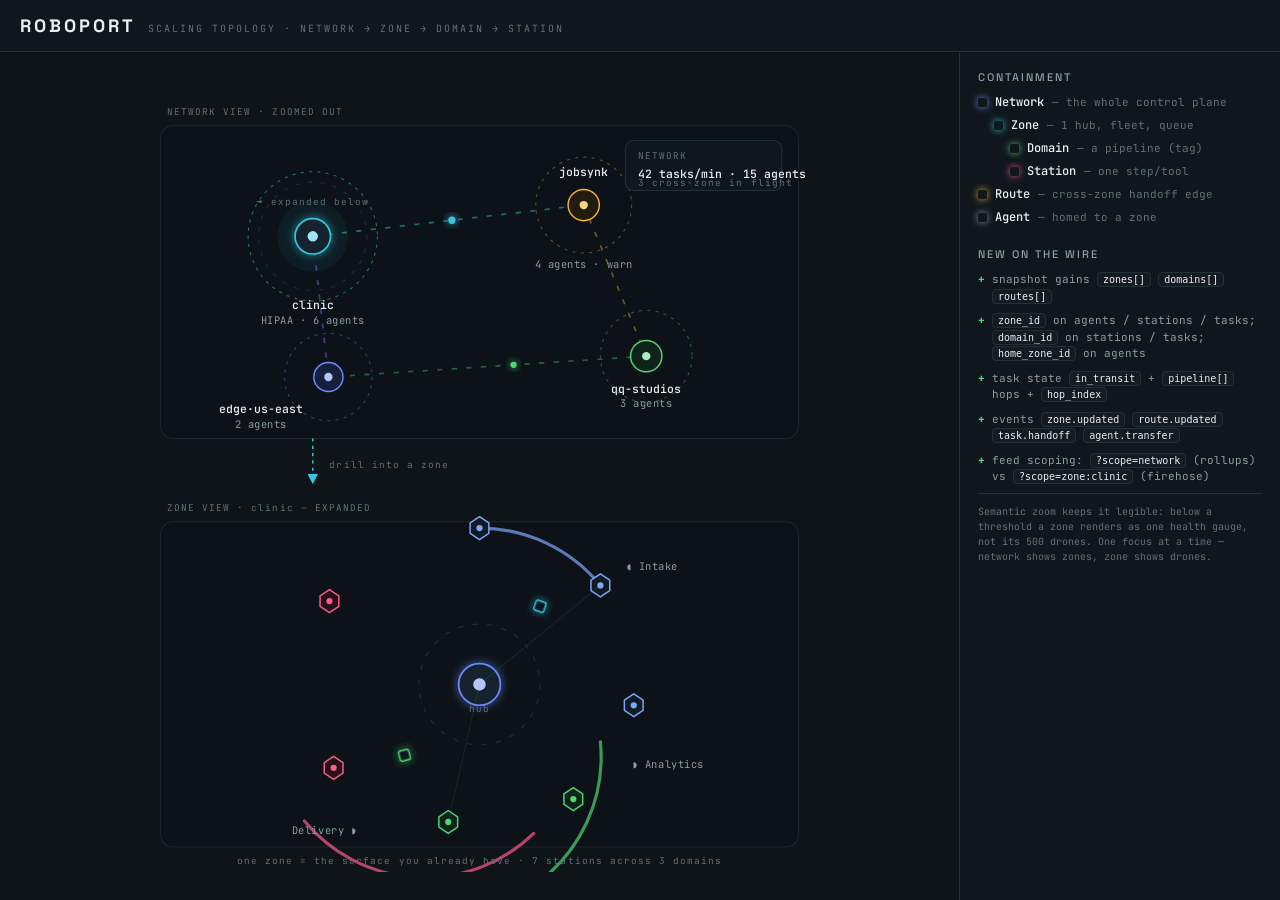
<file: control_surface/web/roboport-topology.html>
<!DOCTYPE html>
<html lang="en">
<head>
<meta charset="UTF-8" />
<meta name="viewport" content="width=device-width, initial-scale=1.0" />
<title>ROBOPORT — scaling topology</title>
<link rel="preconnect" href="https://fonts.googleapis.com" />
<link rel="preconnect" href="https://fonts.gstatic.com" crossorigin />
<link href="https://fonts.googleapis.com/css2?family=Space+Grotesk:wght@400;500;700&family=JetBrains+Mono:wght@400;500;700&display=swap" rel="stylesheet" />
<style>
  :root{
    --floor:#0e1418;--floor2:#0b1015;--panel:#141c22;--panel2:#10171c;--line:#223038;--line2:#2c3c46;
    --steel:#8a9da8;--steel-dim:#5f717c;--bright:#e8f1f5;
    --cyan:#36c6e0;--amber:#f2b134;--green:#4fd672;--violet:#6c8cff;--pink:#ff5a8a;--alert:#ff5a52;
  }
  *{box-sizing:border-box}
  html,body{margin:0;height:100%}
  body{background:var(--floor2);color:var(--steel);font-family:"JetBrains Mono",ui-monospace,Menlo,monospace;font-size:13px;-webkit-font-smoothing:antialiased}
  .wrap{min-height:100dvh;display:flex;flex-direction:column}
  header{display:flex;align-items:baseline;gap:12px;padding:14px 20px;border-bottom:1px solid var(--line);background:var(--panel2);flex-wrap:wrap}
  header h1{font-family:"Space Grotesk",sans-serif;font-weight:700;font-size:18px;letter-spacing:3px;color:var(--bright);margin:0}
  header .sub{font-size:10px;letter-spacing:2px;text-transform:uppercase;color:var(--steel-dim)}
  .grid{flex:1;display:grid;grid-template-columns:1fr 320px;gap:1px;background:var(--line)}
  .diagram{background:var(--floor);min-width:0;display:flex;align-items:center;justify-content:center;padding:10px}
  svg{width:100%;height:auto;max-height:88dvh}
  .rail{background:var(--panel2);padding:18px;overflow-y:auto}
  .rail h2{font-family:"Space Grotesk",sans-serif;font-weight:500;font-size:11px;letter-spacing:2px;text-transform:uppercase;color:var(--steel);margin:0 0 10px}
  .rail h2:not(:first-child){margin-top:22px}
  .hier{display:flex;flex-direction:column;gap:7px;margin-bottom:4px}
  .hier .row{display:flex;align-items:center;gap:8px;font-size:12px}
  .hier .row .sw{width:9px;height:9px;border-radius:2px;box-shadow:0 0 7px currentColor;flex:none}
  .hier .row b{color:var(--bright);font-weight:500}
  .hier .row span{color:var(--steel-dim);font-size:11px}
  .hier .ind1{padding-left:16px}.hier .ind2{padding-left:32px}
  ul.delta{list-style:none;margin:0;padding:0;display:flex;flex-direction:column;gap:8px}
  ul.delta li{font-size:11px;line-height:1.5;color:var(--steel);padding-left:14px;position:relative}
  ul.delta li::before{content:"+";position:absolute;left:0;color:var(--green);font-weight:700}
  code{color:var(--bright);background:var(--panel);border:1px solid var(--line);border-radius:4px;padding:1px 5px;font-size:10px}
  .note{font-size:10px;color:var(--steel-dim);line-height:1.5;margin-top:8px;border-top:1px solid var(--line);padding-top:10px}
  @media (max-width:820px){.grid{grid-template-columns:1fr}.rail{max-height:none}}
</style>
</head>
<body>
<div class="wrap">
  <header>
    <h1>ROBOPORT</h1><span class="sub">scaling topology · network → zone → domain → station</span>
  </header>
  <div class="grid">
    <div class="diagram">
      <svg viewBox="0 0 660 760" xmlns="http://www.w3.org/2000/svg" font-family="'JetBrains Mono', monospace">
        <defs>
          <filter id="glow" x="-60%" y="-60%" width="220%" height="220%">
            <feGaussianBlur stdDeviation="4" result="b"/><feMerge><feMergeNode in="b"/><feMergeNode in="SourceGraphic"/></feMerge>
          </filter>
          <style>
            .flow{stroke-dasharray:5 9;animation:dash 1.1s linear infinite}
            @keyframes dash{to{stroke-dashoffset:-14}}
            .lbl{fill:#8a9da8;font-size:10px;letter-spacing:.5px}
            .lblb{fill:#e8f1f5;font-size:11px;font-weight:500}
            .tiny{fill:#5f717c;font-size:9px;letter-spacing:1px}
            @media (prefers-reduced-motion:reduce){.flow{animation:none}}
          </style>
        </defs>

        <!-- ============ NETWORK VIEW ============ -->
        <text x="30" y="34" class="tiny" letter-spacing="2">NETWORK VIEW · ZOOMED OUT</text>
        <rect x="24" y="44" width="612" height="300" rx="12" fill="#0c1217" stroke="#1c2730"/>

        <!-- routes (edges) -->
        <g fill="none" stroke-width="1.6">
          <path d="M170,150 L430,120" stroke="#36c6e0" opacity=".5" class="flow"/>
          <path d="M170,150 L185,285" stroke="#6c8cff" opacity=".45" class="flow"/>
          <path d="M430,120 L490,265" stroke="#f2b134" opacity=".45" class="flow"/>
          <path d="M490,265 L185,285" stroke="#4fd672" opacity=".4" class="flow"/>
        </g>
        <!-- a task token in transit on a route -->
        <circle r="3.5" fill="#36c6e0" filter="url(#glow)">
          <animateMotion dur="2.6s" repeatCount="indefinite" path="M170,150 L430,120"/>
        </circle>
        <circle r="3" fill="#4fd672" filter="url(#glow)">
          <animateMotion dur="3.2s" repeatCount="indefinite" path="M490,265 L185,285"/>
        </circle>

        <!-- zone cells -->
        <!-- Z1 clinic (drilled / highlighted) -->
        <g>
          <circle cx="170" cy="150" r="52" fill="none" stroke="#36c6e0" stroke-opacity=".18" stroke-dasharray="4 8"/>
          <circle cx="170" cy="150" r="34" fill="#36c6e0" fill-opacity=".06"/>
          <circle cx="170" cy="150" r="62" fill="none" stroke="#36c6e0" stroke-opacity=".55" stroke-dasharray="3 5"/>
          <circle cx="170" cy="150" r="17" fill="#13202e" stroke="#36c6e0" stroke-width="1.6" filter="url(#glow)"/>
          <circle cx="170" cy="150" r="5" fill="#9fe4f2"/>
          <text x="170" y="220" text-anchor="middle" class="lblb">clinic</text>
          <text x="170" y="234" text-anchor="middle" class="lbl" fill="#36c6e0">HIPAA · 6 agents</text>
          <text x="170" y="120" text-anchor="middle" class="tiny" fill="#36c6e0">◄ expanded below</text>
        </g>
        <!-- Z2 JobSynk -->
        <g>
          <circle cx="430" cy="120" r="46" fill="none" stroke="#f2b134" stroke-opacity=".4" stroke-dasharray="3 5"/>
          <circle cx="430" cy="120" r="15" fill="#221b10" stroke="#f2b134" stroke-width="1.4"/>
          <circle cx="430" cy="120" r="4" fill="#f7d488"/>
          <text x="430" y="92" text-anchor="middle" class="lblb">jobsynk</text>
          <text x="430" y="180" text-anchor="middle" class="lbl" fill="#f2b134">4 agents · warn</text>
        </g>
        <!-- Z3 QQ-Studios -->
        <g>
          <circle cx="490" cy="265" r="44" fill="none" stroke="#4fd672" stroke-opacity=".4" stroke-dasharray="3 5"/>
          <circle cx="490" cy="265" r="15" fill="#10231a" stroke="#4fd672" stroke-width="1.4"/>
          <circle cx="490" cy="265" r="4" fill="#a7eebf"/>
          <text x="490" y="300" text-anchor="middle" class="lblb">qq-studios</text>
          <text x="490" y="314" text-anchor="middle" class="lbl" fill="#4fd672">3 agents</text>
        </g>
        <!-- Z4 Edge -->
        <g>
          <circle cx="185" cy="285" r="42" fill="none" stroke="#6c8cff" stroke-opacity=".4" stroke-dasharray="3 5"/>
          <circle cx="185" cy="285" r="14" fill="#16203a" stroke="#6c8cff" stroke-width="1.4"/>
          <circle cx="185" cy="285" r="4" fill="#b3c4ff"/>
          <text x="120" y="320" text-anchor="middle" class="lblb">edge·us-east</text>
          <text x="120" y="334" text-anchor="middle" class="lbl" fill="#6c8cff">2 agents</text>
        </g>

        <!-- aggregate HUD chip -->
        <g>
          <rect x="470" y="58" width="150" height="48" rx="8" fill="#0e1620" stroke="#223038"/>
          <text x="482" y="76" class="tiny">NETWORK</text>
          <text x="482" y="94" class="lblb" fill="#e8f1f5">42 tasks/min · 15 agents</text>
          <text x="482" y="100" class="tiny" dy="2">3 cross-zone in flight</text>
        </g>

        <!-- drill connector -->
        <g>
          <line x1="170" y1="344" x2="170" y2="384" stroke="#36c6e0" stroke-width="1.4" stroke-dasharray="3 4"/>
          <path d="M165,378 L170,388 L175,378 Z" fill="#36c6e0"/>
          <text x="186" y="372" class="tiny" fill="#36c6e0">drill into a zone</text>
        </g>

        <!-- ============ ZONE VIEW ============ -->
        <text x="30" y="414" class="tiny" letter-spacing="2">ZONE VIEW · clinic — EXPANDED</text>
        <rect x="24" y="424" width="612" height="312" rx="12" fill="#0c1217" stroke="#1c2730"/>

        <!-- domain arcs (cross-cutting tags over stations) -->
        <g fill="none" stroke-width="3" stroke-linecap="round" opacity=".7">
          <path d="M330,580 m0,-150 a150,150 0 0 1 116,55" stroke="#7ea6ff"/>     <!-- Intake -->
          <path d="M330,580 m116,55 a150,150 0 0 1 -64,138" stroke="#4fd672"/>    <!-- Analytics -->
          <path d="M330,580 m52,143 a150,150 0 0 1 -220,-12" stroke="#ff5a8a"/>   <!-- Delivery -->
        </g>
        <text x="470" y="470" class="lbl" fill="#7ea6ff">◖ Intake</text>
        <text x="476" y="660" class="lbl" fill="#4fd672">◗ Analytics</text>
        <text x="150" y="724" class="lbl" fill="#ff5a8a">Delivery ◗</text>

        <!-- hub -->
        <circle cx="330" cy="580" r="58" fill="none" stroke="#6c8cff" stroke-opacity=".22" stroke-dasharray="5 9"/>
        <circle cx="330" cy="580" r="20" fill="#13202e" stroke="#6c8cff" stroke-width="1.6" filter="url(#glow)"/>
        <circle cx="330" cy="580" r="6" fill="#b3c4ff"/>
        <text x="330" y="584" text-anchor="middle" class="tiny" fill="#b3c4ff" dy="22">hub</text>

        <!-- 7 stations grouped by domain -->
        <g>
          <!-- Intake: ingest, snowflake-ish, decrypt (blue) -->
          <g transform="translate(330,430)"><polygon points="0,-11 9,-5 9,5 0,11 -9,5 -9,-5" fill="#121b21" stroke="#7ea6ff" stroke-width="1.4"/><circle r="3" fill="#7ea6ff"/></g>
          <g transform="translate(446,485)"><polygon points="0,-11 9,-5 9,5 0,11 -9,5 -9,-5" fill="#121b21" stroke="#7ea6ff" stroke-width="1.4"/><circle r="3" fill="#7ea6ff"/></g>
          <g transform="translate(478,600)"><polygon points="0,-11 9,-5 9,5 0,11 -9,5 -9,-5" fill="#121b21" stroke="#7ea6ff" stroke-width="1.4"/><circle r="3" fill="#7ea6ff"/></g>
          <!-- Analytics: rag, synthesize (green) -->
          <g transform="translate(420,690)"><polygon points="0,-11 9,-5 9,5 0,11 -9,5 -9,-5" fill="#10231a" stroke="#4fd672" stroke-width="1.4"/><circle r="3" fill="#4fd672"/></g>
          <g transform="translate(300,712)"><polygon points="0,-11 9,-5 9,5 0,11 -9,5 -9,-5" fill="#10231a" stroke="#4fd672" stroke-width="1.4"/><circle r="3" fill="#4fd672"/></g>
          <!-- Delivery: validate, publish (pink) -->
          <g transform="translate(190,660)"><polygon points="0,-11 9,-5 9,5 0,11 -9,5 -9,-5" fill="#23101a" stroke="#ff5a8a" stroke-width="1.4"/><circle r="3" fill="#ff5a8a"/></g>
          <g transform="translate(186,500)"><polygon points="0,-11 9,-5 9,5 0,11 -9,5 -9,-5" fill="#23101a" stroke="#ff5a8a" stroke-width="1.4"/><circle r="3" fill="#ff5a8a"/></g>
        </g>

        <!-- a couple drones mid-flight -->
        <g transform="translate(388,505) rotate(20)"><rect x="-5" y="-5" width="10" height="10" rx="2" fill="#0f1820" stroke="#36c6e0" stroke-width="1.3" filter="url(#glow)"/></g>
        <g transform="translate(258,648) rotate(-15)"><rect x="-5" y="-5" width="10" height="10" rx="2" fill="#0f1820" stroke="#4fd672" stroke-width="1.3" filter="url(#glow)"/></g>
        <line x1="330" y1="580" x2="446" y2="485" stroke="#36c6e0" stroke-opacity=".12"/>
        <line x1="330" y1="580" x2="300" y2="712" stroke="#4fd672" stroke-opacity=".12"/>

        <text x="330" y="752" text-anchor="middle" class="tiny">one zone = the surface you already have · 7 stations across 3 domains</text>
      </svg>
    </div>

    <aside class="rail">
      <h2>Containment</h2>
      <div class="hier">
        <div class="row"><span class="sw" style="color:var(--violet)"></span><b>Network</b><span>— the whole control plane</span></div>
        <div class="row ind1"><span class="sw" style="color:var(--cyan)"></span><b>Zone</b><span>— 1 hub, fleet, queue</span></div>
        <div class="row ind2"><span class="sw" style="color:var(--green)"></span><b>Domain</b><span>— a pipeline (tag)</span></div>
        <div class="row ind2"><span class="sw" style="color:var(--pink)"></span><b>Station</b><span>— one step/tool</span></div>
        <div class="row"><span class="sw" style="color:var(--amber)"></span><b>Route</b><span>— cross-zone handoff edge</span></div>
        <div class="row"><span class="sw" style="color:var(--steel)"></span><b>Agent</b><span>— homed to a zone</span></div>
      </div>

      <h2>New on the wire</h2>
      <ul class="delta">
        <li>snapshot gains <code>zones[]</code> <code>domains[]</code> <code>routes[]</code></li>
        <li><code>zone_id</code> on agents / stations / tasks; <code>domain_id</code> on stations / tasks; <code>home_zone_id</code> on agents</li>
        <li>task state <code>in_transit</code> + <code>pipeline[]</code> hops + <code>hop_index</code></li>
        <li>events <code>zone.updated</code> <code>route.updated</code> <code>task.handoff</code> <code>agent.transfer</code></li>
        <li>feed scoping: <code>?scope=network</code> (rollups) vs <code>?scope=zone:clinic</code> (firehose)</li>
      </ul>

      <div class="note">Semantic zoom keeps it legible: below a threshold a zone renders as one health gauge, not its 500 drones. One focus at a time — network shows zones, zone shows drones.</div>
    </aside>
  </div>
</div>
</body>
</html>
</file>
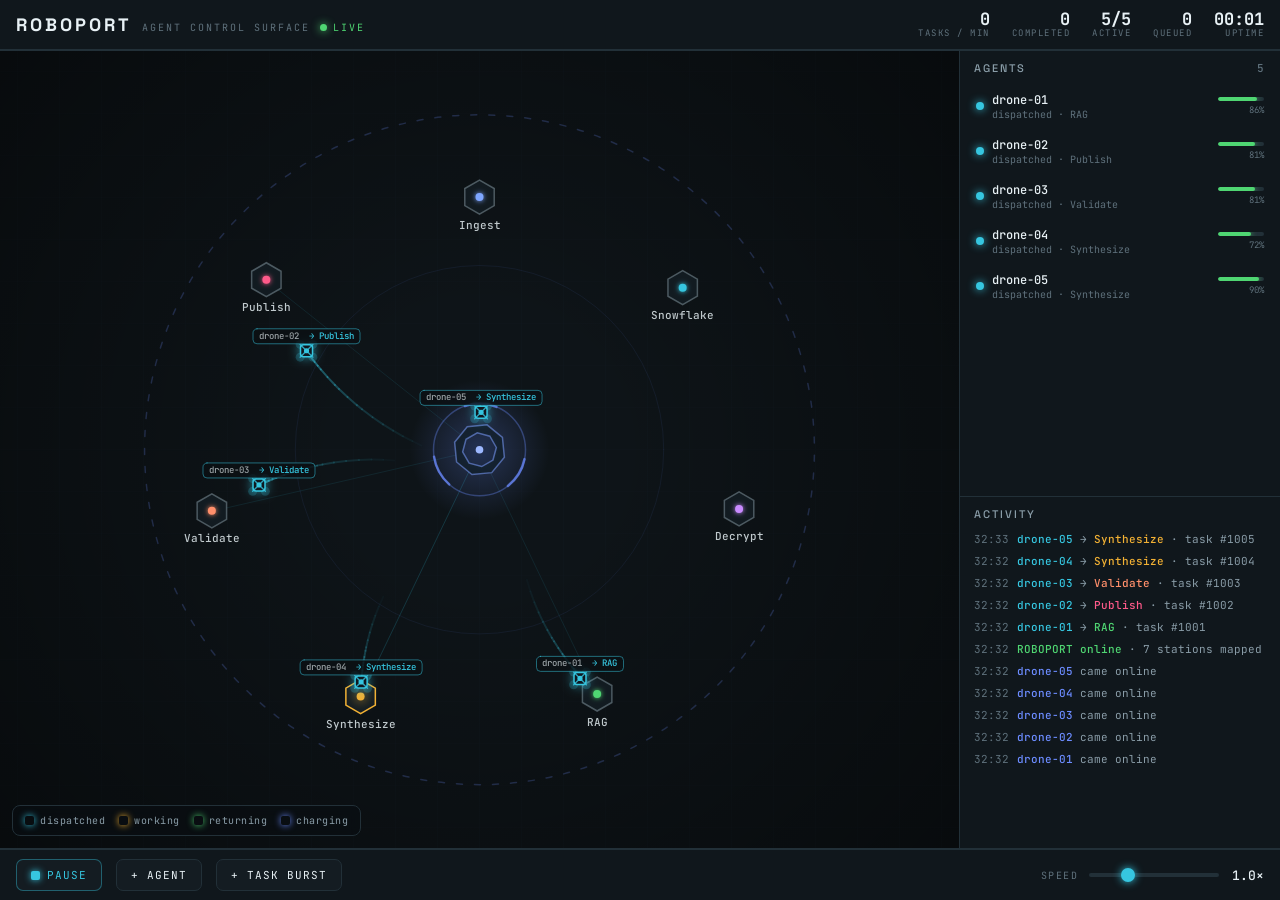
<file: control_surface/web/roboport.html>
<!DOCTYPE html>
<html lang="en">
<head>
<meta charset="UTF-8" />
<meta name="viewport" content="width=device-width, initial-scale=1.0, maximum-scale=1.0, user-scalable=no" />
<title>ROBOPORT — agent control surface</title>
<link rel="preconnect" href="https://fonts.googleapis.com" />
<link rel="preconnect" href="https://fonts.gstatic.com" crossorigin />
<link href="https://fonts.googleapis.com/css2?family=Space+Grotesk:wght@400;500;700&family=JetBrains+Mono:wght@400;500;700&display=swap" rel="stylesheet" />
<style>
  :root{
    --floor:#0e1418;
    --floor2:#0b1015;
    --panel:#141c22;
    --panel2:#10171c;
    --grid:#1a242d;
    --line:#223038;
    --steel:#8a9da8;
    --steel-dim:#5f717c;
    --bright:#e8f1f5;
    --cyan:#36c6e0;
    --amber:#f2b134;
    --green:#4fd672;
    --red:#ff5a52;
    --violet:#6c8cff;
    --radius:10px;
  }
  *{box-sizing:border-box}
  html,body{height:100%;margin:0}
  body{
    background:var(--floor2);
    color:var(--steel);
    font-family:"JetBrains Mono",ui-monospace,Menlo,monospace;
    font-size:13px;
    -webkit-font-smoothing:antialiased;
    overflow:hidden;
  }
  .app{
    height:100dvh;
    display:grid;
    grid-template-columns:1fr 320px;
    grid-template-rows:auto 1fr auto;
    grid-template-areas:
      "hud  hud"
      "stage side"
      "dock dock";
    gap:1px;
    background:var(--line);
  }

  /* ---------- HUD bar ---------- */
  .hud{
    grid-area:hud;
    background:var(--panel2);
    display:flex;align-items:center;gap:18px;
    padding:10px 16px;
    border-bottom:1px solid var(--line);
  }
  .brand{display:flex;align-items:baseline;gap:10px;min-width:0}
  .brand h1{
    font-family:"Space Grotesk",sans-serif;
    font-weight:700;font-size:18px;letter-spacing:3px;
    color:var(--bright);margin:0;white-space:nowrap;
  }
  .brand .sub{
    font-size:10px;letter-spacing:2px;text-transform:uppercase;
    color:var(--steel-dim);white-space:nowrap;
  }
  .live{display:inline-flex;align-items:center;gap:6px;color:var(--green);font-size:10px;letter-spacing:2px}
  .live .dot{width:7px;height:7px;border-radius:50%;background:var(--green);box-shadow:0 0 8px var(--green);animation:pulse 1.6s infinite}
  @keyframes pulse{0%,100%{opacity:1}50%{opacity:.25}}
  .stats{display:flex;gap:22px;margin-left:auto;flex-wrap:wrap;justify-content:flex-end}
  .stat{display:flex;flex-direction:column;align-items:flex-end;line-height:1.1}
  .stat .v{font-size:17px;font-weight:700;color:var(--bright)}
  .stat .k{font-size:9px;letter-spacing:1.5px;text-transform:uppercase;color:var(--steel-dim)}

  /* ---------- stage ---------- */
  .stage{grid-area:stage;position:relative;background:var(--floor);overflow:hidden}
  canvas{position:absolute;inset:0;width:100%;height:100%;display:block}
  .legend{
    position:absolute;left:12px;bottom:12px;z-index:3;
    display:flex;gap:14px;flex-wrap:wrap;
    background:rgba(10,15,19,.66);backdrop-filter:blur(6px);
    border:1px solid var(--line);border-radius:8px;padding:8px 12px;
    pointer-events:none;
  }
  .legend .it{display:flex;align-items:center;gap:6px;font-size:10px;letter-spacing:.5px;color:var(--steel)}
  .legend .sw{width:9px;height:9px;border-radius:2px;box-shadow:0 0 7px currentColor}

  /* ---------- side panels ---------- */
  .side{grid-area:side;background:var(--panel2);display:flex;flex-direction:column;min-height:0}
  .pane{display:flex;flex-direction:column;min-height:0}
  .pane.roster{flex:1 1 56%;border-bottom:1px solid var(--line)}
  .pane.log{flex:1 1 44%}
  .pane h2{
    margin:0;padding:10px 14px 8px;
    font-family:"Space Grotesk",sans-serif;font-weight:500;
    font-size:11px;letter-spacing:2px;text-transform:uppercase;color:var(--steel);
    display:flex;align-items:center;gap:8px;
  }
  .pane h2 .count{margin-left:auto;color:var(--steel-dim);font-family:"JetBrains Mono",monospace}
  .scroll{overflow-y:auto;padding:0 8px 10px;min-height:0}
  .scroll::-webkit-scrollbar{width:8px}
  .scroll::-webkit-scrollbar-thumb{background:var(--line);border-radius:8px}

  .agent{
    display:grid;grid-template-columns:auto 1fr auto;gap:8px;align-items:center;
    padding:7px 8px;border-radius:8px;margin:2px 0;
  }
  .agent:hover{background:var(--panel)}
  .agent .pip{width:8px;height:8px;border-radius:50%;box-shadow:0 0 8px currentColor}
  .agent .who{min-width:0}
  .agent .name{color:var(--bright);font-size:12px;font-weight:500}
  .agent .act{font-size:10px;color:var(--steel-dim);white-space:nowrap;overflow:hidden;text-overflow:ellipsis}
  .agent .cell{display:flex;flex-direction:column;align-items:flex-end;gap:3px;min-width:46px}
  .agent .bar{width:46px;height:4px;border-radius:3px;background:var(--line);overflow:hidden}
  .agent .bar i{display:block;height:100%;border-radius:3px;transition:width .25s}
  .agent .pct{font-size:9px;color:var(--steel-dim)}

  .logline{display:flex;gap:8px;padding:3px 6px;font-size:11px;line-height:1.45;border-radius:5px}
  .logline .t{color:var(--steel-dim);flex:none}
  .logline .m{color:var(--steel)}
  .logline .m b{font-weight:500}

  /* ---------- control dock ---------- */
  .dock{
    grid-area:dock;background:var(--panel2);border-top:1px solid var(--line);
    display:flex;align-items:center;gap:14px;padding:9px 16px;flex-wrap:wrap;
  }
  .btn{
    appearance:none;border:1px solid var(--line);background:var(--panel);
    color:var(--bright);font-family:inherit;font-size:11px;letter-spacing:1px;
    text-transform:uppercase;padding:8px 14px;border-radius:7px;cursor:pointer;
    display:inline-flex;align-items:center;gap:7px;transition:border-color .15s,background .15s;
  }
  .btn:hover{border-color:var(--steel-dim)}
  .btn:active{transform:translateY(1px)}
  .btn:focus-visible{outline:2px solid var(--cyan);outline-offset:2px}
  .btn.primary{border-color:rgba(54,198,224,.4);color:var(--cyan)}
  .btn .ic{width:9px;height:9px;border-radius:2px;background:currentColor;box-shadow:0 0 7px currentColor}
  .speed{display:flex;align-items:center;gap:9px;margin-left:auto}
  .speed label{font-size:10px;letter-spacing:1.5px;text-transform:uppercase;color:var(--steel-dim)}
  .speed output{color:var(--bright);min-width:34px;text-align:right;font-weight:500}
  input[type=range]{
    -webkit-appearance:none;appearance:none;width:130px;height:4px;border-radius:4px;
    background:var(--line);outline:none;
  }
  input[type=range]::-webkit-slider-thumb{
    -webkit-appearance:none;width:14px;height:14px;border-radius:50%;
    background:var(--cyan);box-shadow:0 0 8px var(--cyan);cursor:pointer;
  }
  input[type=range]::-moz-range-thumb{
    width:14px;height:14px;border:none;border-radius:50%;
    background:var(--cyan);box-shadow:0 0 8px var(--cyan);cursor:pointer;
  }
  input[type=range]:focus-visible{outline:2px solid var(--cyan);outline-offset:4px}

  @media (max-width:860px){
    .app{
      grid-template-columns:1fr;
      grid-template-rows:auto minmax(46dvh,1fr) auto auto;
      grid-template-areas:"hud" "stage" "side" "dock";
    }
    .side{flex-direction:row;max-height:30dvh}
    .pane.roster{flex:1 1 50%;border-bottom:none;border-right:1px solid var(--line)}
    .pane.log{flex:1 1 50%}
    .brand .sub{display:none}
    .stats{gap:16px}
  }
  @media (prefers-reduced-motion:reduce){
    .live .dot{animation:none}
  }
</style>
</head>
<body>
<div class="app">
  <header class="hud">
    <div class="brand">
      <h1>ROBOPORT</h1>
      <span class="sub">agent control surface</span>
      <span class="live"><span class="dot"></span>LIVE</span>
    </div>
    <div class="stats">
      <div class="stat"><span class="v" id="s-rate">0</span><span class="k">tasks / min</span></div>
      <div class="stat"><span class="v" id="s-done">0</span><span class="k">completed</span></div>
      <div class="stat"><span class="v" id="s-active">0/0</span><span class="k">active</span></div>
      <div class="stat"><span class="v" id="s-queue">0</span><span class="k">queued</span></div>
      <div class="stat"><span class="v" id="s-up">00:00</span><span class="k">uptime</span></div>
    </div>
  </header>

  <main class="stage">
    <canvas id="c"></canvas>
    <div class="legend">
      <span class="it"><span class="sw" style="color:var(--cyan)"></span>dispatched</span>
      <span class="it"><span class="sw" style="color:var(--amber)"></span>working</span>
      <span class="it"><span class="sw" style="color:var(--green)"></span>returning</span>
      <span class="it"><span class="sw" style="color:var(--violet)"></span>charging</span>
    </div>
  </main>

  <aside class="side">
    <section class="pane roster">
      <h2>Agents <span class="count" id="roster-count">0</span></h2>
      <div class="scroll" id="roster"></div>
    </section>
    <section class="pane log">
      <h2>Activity</h2>
      <div class="scroll" id="log"></div>
    </section>
  </aside>

  <footer class="dock">
    <button class="btn primary" id="btn-play"><span class="ic"></span><span id="play-label">Pause</span></button>
    <button class="btn" id="btn-agent">+ Agent</button>
    <button class="btn" id="btn-task">+ Task burst</button>
    <div class="speed">
      <label for="speed">Speed</label>
      <input type="range" id="speed" min="0.25" max="3" step="0.25" value="1" />
      <output id="speed-out">1.0×</output>
    </div>
  </footer>
</div>

<script>
"use strict";
(function(){
  const reduceMotion = window.matchMedia("(prefers-reduced-motion: reduce)").matches;
  const canvas = document.getElementById("c");
  const ctx = canvas.getContext("2d");
  let DPR = Math.min(window.devicePixelRatio || 1, 2);
  let W = 0, H = 0, cx = 0, cy = 0, coverR = 0;

  // ---- station definitions (an agent pipeline) ----
  const STATION_DEFS = [
    {name:"Ingest",     hue:"#7ea6ff"},
    {name:"Snowflake",  hue:"#36c6e0"},
    {name:"Decrypt",    hue:"#c98bff"},
    {name:"RAG",        hue:"#4fd672"},
    {name:"Synthesize", hue:"#f2b134"},
    {name:"Validate",   hue:"#ff8f6b"},
    {name:"Publish",    hue:"#ff5a8a"},
  ];
  let stations = [];

  // ---- state ----
  const STATE = {DISPATCH:"DISPATCH", WORK:"WORK", RETURN:"RETURN", DOCK:"DOCK"};
  const COLOR = {DISPATCH:"#36c6e0", WORK:"#f2b134", RETURN:"#4fd672", DOCK:"#6c8cff", LOW:"#ff5a52"};
  let agents = [];
  const taskQueue = [];
  let taskSeq = 1000;
  let agentSeq = 0;
  let completed = 0;
  let running = true;
  let speed = 1;
  let startTime = performance.now();
  const completionTimes = [];   // for rolling tasks/min
  const sparks = [];
  const logEntries = [];
  let dockSeq = 0;

  // ---------- geometry ----------
  function layout(){
    const rect = canvas.getBoundingClientRect();
    W = rect.width; H = rect.height;
    canvas.width = Math.round(W * DPR);
    canvas.height = Math.round(H * DPR);
    ctx.setTransform(DPR,0,0,DPR,0,0);
    cx = W/2; cy = H/2;
    coverR = Math.min(W,H)*0.42;
    placeStations();
  }
  function placeStations(){
    const r = coverR*0.82;
    stations = STATION_DEFS.map((d,i)=>{
      const ang = (-Math.PI/2) + (i/STATION_DEFS.length)*Math.PI*2;
      const jit = (Math.sin(i*12.9)*0.5+0.5)*0.16 + 0.84;
      return {
        ...d, idx:i,
        x: cx + Math.cos(ang)*r*jit,
        y: cy + Math.sin(ang)*r*jit,
        busy:false, pulse:0
      };
    });
  }

  // ---------- agents ----------
  function dockSlot(i){
    const ring = 46, n = 12;
    const ang = (i % n)/n * Math.PI*2 + performance.now()*0.00002;
    return {x: cx + Math.cos(ang)*ring, y: cy + Math.sin(ang)*ring};
  }
  function addAgent(){
    if(agents.length >= 12) return;
    agentSeq++;
    const slot = dockSlot(dockSeq++);
    const a = {
      id:"drone-"+String(agentSeq).padStart(2,"0"),
      state:STATE.DOCK,
      x:slot.x, y:slot.y, hx:slot.x, hy:slot.y,
      energy: 60 + Math.random()*30,
      task:null, station:null,
      t:0, dur:0, p0:null, p1:null, p2:null,
      bob:Math.random()*Math.PI*2,
      spin:Math.random()*Math.PI*2,
      trail:[],
      carry:null,
      tag:""
    };
    agents.push(a);
    log(`<b style="color:${COLOR.DOCK}">${a.id}</b> came online`);
  }

  // ---------- tasks ----------
  function spawnTask(station){
    const st = station || stations[(Math.random()*stations.length)|0];
    taskSeq++;
    taskQueue.push({id:taskSeq, station:st, work: 2.4 + Math.random()*2.8});
  }
  function spawnBurst(){
    for(let i=0;i<5;i++) spawnTask();
    log(`<b style="color:var(--amber)">+5 tasks</b> queued by operator`);
  }

  // ---------- bezier ----------
  function bez(p0,p1,p2,t){
    const u=1-t;
    return {
      x:u*u*p0.x + 2*u*t*p1.x + t*t*p2.x,
      y:u*u*p0.y + 2*u*t*p1.y + t*t*p2.y
    };
  }
  function makePath(from,to,dir){
    const mx=(from.x+to.x)/2, my=(from.y+to.y)/2;
    const dx=to.x-from.x, dy=to.y-from.y;
    const len=Math.hypot(dx,dy)||1;
    const nx=-dy/len, ny=dx/len;
    const curve = len*0.28*dir;
    return [{x:from.x,y:from.y},{x:mx+nx*curve,y:my+ny*curve},{x:to.x,y:to.y}];
  }
  const easeIO = t => t<0.5 ? 4*t*t*t : 1-Math.pow(-2*t+2,3)/2;

  // ---------- log ----------
  function log(html){
    const d = new Date();
    const t = String(d.getMinutes()).padStart(2,"0")+":"+String(d.getSeconds()).padStart(2,"0");
    logEntries.unshift({t, html});
    if(logEntries.length>60) logEntries.pop();
    logDirty = true;
  }

  // ---------- simulation ----------
  function tryAssign(a){
    if(!taskQueue.length) return;
    // claim oldest task whose station is free
    for(let i=0;i<taskQueue.length;i++){
      if(!taskQueue[i].station.busy){
        const task = taskQueue.splice(i,1)[0];
        a.task = task; a.station = task.station; task.station.busy = true;
        const slot = {x:a.x,y:a.y};
        a.p0=slot; const path=makePath(slot, task.station, Math.random()<.5?1:-1);
        a.p1=path[1]; a.p2=path[2];
        a.t=0; a.dur = (Math.hypot(task.station.x-a.x, task.station.y-a.y))/180 + 0.6;
        a.state=STATE.DISPATCH; a.carry=null;
        a.tag = "→ "+task.station.name;
        log(`<b style="color:${COLOR.DISPATCH}">${a.id}</b> → <b style="color:${task.station.hue}">${task.station.name}</b> · task #${task.id}`);
        return;
      }
    }
  }

  function update(dt){
    // ambient task generation
    autoTimer -= dt;
    if(autoTimer<=0){
      autoTimer = 1.4 + Math.random()*1.8;
      if(taskQueue.length < 14) spawnTask();
    }

    for(const a of agents){
      a.bob += dt*2.2;
      a.spin += dt*(a.state===STATE.DOCK?6:16);

      // trail
      if(a.state!==STATE.DOCK){
        a.trail.push({x:a.x,y:a.y});
        if(a.trail.length>16) a.trail.shift();
      } else if(a.trail.length){ a.trail.shift(); }

      if(a.state===STATE.DOCK){
        // recharge & decide
        a.energy = Math.min(100, a.energy + dt*16);
        const slot = dockSlot(a._slot ?? (a._slot = (dockSeq++ % 12)));
        a.x += (slot.x - a.x)*Math.min(1,dt*4);
        a.y += (slot.y - a.y)*Math.min(1,dt*4);
        a.tag = a.energy<99 ? "↺ "+Math.round(a.energy)+"%" : "● ready";
        if(a.energy>34) tryAssign(a);
      }
      else if(a.state===STATE.DISPATCH){
        a.energy -= dt*2.6;
        a.t += dt/a.dur;
        const p = bez(a.p0,a.p1,a.p2, Math.min(1,easeIO(a.t)));
        a.x=p.x; a.y=p.y;
        if(a.t>=1){
          a.state=STATE.WORK; a.t=0; a.dur=a.task.work;
          a.station.pulse=1;
        }
      }
      else if(a.state===STATE.WORK){
        a.energy -= dt*3.4;
        a.t += dt/a.dur;
        // hover near station
        a.x = a.station.x + Math.sin(a.bob)*2;
        a.y = a.station.y - 16 + Math.cos(a.bob*1.3)*2;
        a.tag = "⚙ "+Math.min(99,Math.round(a.t*100))+"%";
        a.station.pulse = Math.max(a.station.pulse, 0.6+0.4*Math.sin(performance.now()*0.01));
        // sparks
        if(Math.random()<dt*22){
          sparks.push({x:a.station.x+(Math.random()-.5)*22, y:a.station.y+(Math.random()-.5)*22,
            vx:(Math.random()-.5)*30, vy:-20-Math.random()*30, life:1, hue:a.station.hue});
        }
        if(a.t>=1){
          a.carry = {hue:a.station.hue};
          a.station.busy=false; a.station.pulse=0;
          const slot=dockSlot(a._slot ?? (a._slot=0));
          a.p0={x:a.x,y:a.y}; const path=makePath(a.p0, {x:cx,y:cy}, Math.random()<.5?1:-1);
          a.p1=path[1]; a.p2=path[2];
          a.t=0; a.dur=(Math.hypot(cx-a.x,cy-a.y))/200+0.5;
          a.state=STATE.RETURN; a.tag="✓ result";
          completed++; completionTimes.push(performance.now());
          log(`<b style="color:${COLOR.RETURN}">${a.id}</b> finished <b style="color:${a.station.hue}">${a.station.name}</b> · #${a.task.id} ✓`);
          a.task=null;
        }
      }
      else if(a.state===STATE.RETURN){
        a.energy -= dt*2.2;
        a.t += dt/a.dur;
        const p=bez(a.p0,a.p1,a.p2,Math.min(1,easeIO(a.t)));
        a.x=p.x; a.y=p.y;
        if(a.t>=1){
          a.state=STATE.DOCK; a.station=null; a.carry=null; a._slot=null;
        }
      }

      // forced low-energy return
      if(a.energy<16 && (a.state===STATE.DISPATCH)){
        // abandon trip, head home (rare)
        a.task && (a.task.station.busy=false);
        a.task=null; a.station=null;
        const slot={x:a.x,y:a.y};
        a.p0=slot; const path=makePath(slot,{x:cx,y:cy},1);
        a.p1=path[1]; a.p2=path[2]; a.t=0; a.dur=(Math.hypot(cx-a.x,cy-a.y))/200+0.4;
        a.state=STATE.RETURN; a.tag="⚠ low cell"; a.carry=null;
      }
    }

    // sparks
    for(let i=sparks.length-1;i>=0;i--){
      const s=sparks[i];
      s.x+=s.vx*dt; s.y+=s.vy*dt; s.vy+=80*dt; s.life-=dt*1.6;
      if(s.life<=0) sparks.splice(i,1);
    }
    // station pulse decay
    for(const st of stations){ if(!st.busy) st.pulse=Math.max(0,st.pulse-dt*2); }

    // rolling rate
    const cutoff=performance.now()-60000;
    while(completionTimes.length && completionTimes[0]<cutoff) completionTimes.shift();
  }
  let autoTimer = 1.0;

  // ---------- render ----------
  function stateColor(a){
    if(a.energy<22 && a.state!==STATE.DOCK) return COLOR.LOW;
    return COLOR[a.state] || COLOR.DOCK;
  }

  function drawGrid(){
    ctx.fillStyle = "#0e1418";
    ctx.fillRect(0,0,W,H);
    ctx.strokeStyle="#16202833"; ctx.lineWidth=1;
    const g=42;
    ctx.beginPath();
    for(let x=(cx%g);x<W;x+=g){ctx.moveTo(x,0);ctx.lineTo(x,H);}
    for(let y=(cy%g);y<H;y+=g){ctx.moveTo(0,y);ctx.lineTo(W,y);}
    ctx.stroke();
    // vignette
    const grd=ctx.createRadialGradient(cx,cy,coverR*0.4,cx,cy,Math.max(W,H)*0.75);
    grd.addColorStop(0,"rgba(0,0,0,0)");
    grd.addColorStop(1,"rgba(0,0,0,0.55)");
    ctx.fillStyle=grd; ctx.fillRect(0,0,W,H);
  }

  function drawCoverage(){
    const t=performance.now()*0.0004;
    ctx.save();
    ctx.translate(cx,cy);
    ctx.rotate(reduceMotion?0:t);
    ctx.strokeStyle="rgba(108,140,255,0.22)";
    ctx.lineWidth=1.5; ctx.setLineDash([6,12]);
    ctx.beginPath(); ctx.arc(0,0,coverR,0,Math.PI*2); ctx.stroke();
    ctx.setLineDash([]);
    ctx.restore();
    // inner faint ring
    ctx.strokeStyle="rgba(108,140,255,0.08)";
    ctx.beginPath(); ctx.arc(cx,cy,coverR*0.55,0,Math.PI*2); ctx.stroke();
  }

  function drawLinks(){
    for(const a of agents){
      if(a.station && (a.state===STATE.DISPATCH||a.state===STATE.WORK)){
        ctx.strokeStyle="rgba(54,198,224,0.10)"; ctx.lineWidth=1;
        ctx.beginPath(); ctx.moveTo(cx,cy); ctx.lineTo(a.station.x,a.station.y); ctx.stroke();
      }
    }
  }

  function drawStations(){
    for(const st of stations){
      const R=17;
      // pulse glow
      if(st.pulse>0){
        ctx.save();
        ctx.globalAlpha=st.pulse*0.5;
        ctx.fillStyle=st.hue; ctx.shadowColor=st.hue; ctx.shadowBlur=24;
        ctx.beginPath(); ctx.arc(st.x,st.y,R+6,0,Math.PI*2); ctx.fill();
        ctx.restore();
      }
      // hex pad
      ctx.save();
      ctx.translate(st.x,st.y);
      ctx.beginPath();
      for(let i=0;i<6;i++){
        const ang=Math.PI/6 + i*Math.PI/3;
        const px=Math.cos(ang)*R, py=Math.sin(ang)*R;
        i?ctx.lineTo(px,py):ctx.moveTo(px,py);
      }
      ctx.closePath();
      ctx.fillStyle="#121b21"; ctx.fill();
      ctx.lineWidth=1.5; ctx.strokeStyle=st.busy?st.hue:"rgba(138,157,168,0.5)"; ctx.stroke();
      // core dot
      ctx.fillStyle=st.hue; ctx.shadowColor=st.hue; ctx.shadowBlur=st.busy?12:5;
      ctx.beginPath(); ctx.arc(0,0,4,0,Math.PI*2); ctx.fill();
      ctx.restore();
      // label
      ctx.font="500 11px 'JetBrains Mono', monospace";
      ctx.textAlign="center"; ctx.textBaseline="top";
      ctx.fillStyle="rgba(232,241,245,0.82)";
      ctx.fillText(st.name, st.x, st.y+R+6);
    }
  }

  function drawPort(){
    const t=performance.now()*0.001;
    // base glow
    ctx.save();
    ctx.globalAlpha=0.5;
    const g=ctx.createRadialGradient(cx,cy,4,cx,cy,70);
    g.addColorStop(0,"rgba(108,140,255,0.5)");
    g.addColorStop(1,"rgba(108,140,255,0)");
    ctx.fillStyle=g; ctx.beginPath(); ctx.arc(cx,cy,70,0,Math.PI*2); ctx.fill();
    ctx.restore();
    // charging dock ring
    ctx.strokeStyle="rgba(108,140,255,0.35)"; ctx.lineWidth=1.5;
    ctx.beginPath(); ctx.arc(cx,cy,46,0,Math.PI*2); ctx.stroke();
    // rotating charge arcs
    ctx.save(); ctx.translate(cx,cy); ctx.rotate(reduceMotion?0:t*1.4);
    ctx.strokeStyle="rgba(108,140,255,0.7)"; ctx.lineWidth=2.5; ctx.lineCap="round";
    for(let i=0;i<3;i++){
      ctx.beginPath();
      ctx.arc(0,0,46, i*2.1, i*2.1+0.7);
      ctx.stroke();
    }
    ctx.restore();
    // hub body — layered octagon
    ctx.save(); ctx.translate(cx,cy);
    for(let ring=0;ring<2;ring++){
      const rr=26-ring*9;
      ctx.beginPath();
      for(let i=0;i<8;i++){
        const ang=i*Math.PI/4 + (ring?t*0.4:-t*0.3);
        const px=Math.cos(ang)*rr, py=Math.sin(ang)*rr;
        i?ctx.lineTo(px,py):ctx.moveTo(px,py);
      }
      ctx.closePath();
      ctx.fillStyle=ring?"#1b2740":"#13202e";
      ctx.fill();
      ctx.strokeStyle="rgba(124,158,255,0.55)"; ctx.lineWidth=1.5; ctx.stroke();
    }
    // core
    ctx.fillStyle="#9db8ff"; ctx.shadowColor="#6c8cff"; ctx.shadowBlur=18;
    ctx.beginPath(); ctx.arc(0,0,5+Math.sin(t*3)*1.2,0,Math.PI*2); ctx.fill();
    ctx.restore();
  }

  function drawDrone(a){
    const col = stateColor(a);
    const bob = reduceMotion?0:Math.sin(a.bob)*2;
    const x=a.x, y=a.y+bob;

    // trail
    if(a.trail.length>1 && !reduceMotion){
      ctx.lineWidth=2; ctx.lineCap="round";
      for(let i=1;i<a.trail.length;i++){
        const p0=a.trail[i-1], p1=a.trail[i];
        ctx.strokeStyle=col; ctx.globalAlpha=(i/a.trail.length)*0.5;
        ctx.beginPath(); ctx.moveTo(p0.x,p0.y); ctx.lineTo(p1.x,p1.y); ctx.stroke();
      }
      ctx.globalAlpha=1;
    }

    ctx.save();
    ctx.translate(x,y);

    // rotor blur (4 corners)
    if(!reduceMotion){
      ctx.globalAlpha=0.22;
      for(let i=0;i<4;i++){
        const ang=Math.PI/4 + i*Math.PI/2;
        const rx=Math.cos(ang)*9, ry=Math.sin(ang)*9;
        ctx.fillStyle=col;
        ctx.beginPath(); ctx.arc(rx,ry,4.5,0,Math.PI*2); ctx.fill();
      }
      ctx.globalAlpha=1;
    }

    // body
    ctx.shadowColor=col; ctx.shadowBlur=12;
    ctx.fillStyle="#0f1820";
    ctx.beginPath();
    roundRect(ctx,-6,-6,12,12,3); ctx.fill();
    ctx.shadowBlur=0;
    ctx.lineWidth=1.5; ctx.strokeStyle=col; ctx.stroke();
    // core
    ctx.fillStyle=col;
    ctx.beginPath(); ctx.arc(0,0,2.6,0,Math.PI*2); ctx.fill();

    // arms
    ctx.strokeStyle=col; ctx.lineWidth=1.4; ctx.globalAlpha=0.8;
    for(let i=0;i<4;i++){
      const ang=Math.PI/4 + i*Math.PI/2;
      ctx.beginPath(); ctx.moveTo(0,0);
      ctx.lineTo(Math.cos(ang)*9,Math.sin(ang)*9); ctx.stroke();
    }
    ctx.globalAlpha=1;

    // carried result cube
    if(a.carry){
      ctx.save();
      ctx.translate(0,11); ctx.rotate(a.spin*0.4);
      ctx.shadowColor=a.carry.hue; ctx.shadowBlur=10;
      ctx.fillStyle=a.carry.hue;
      ctx.beginPath(); roundRect(ctx,-4,-4,8,8,1.5); ctx.fill();
      ctx.restore();
    }
    ctx.restore();

    // status tag
    if(a.tag){
      ctx.font="500 9px 'JetBrains Mono', monospace";
      const tw=ctx.measureText(a.id+"  "+a.tag).width+12;
      const tx=x-tw/2, ty=y-22;
      ctx.fillStyle="rgba(10,15,19,0.8)";
      roundRect(ctx,tx,ty,tw,15,4); ctx.fill();
      ctx.strokeStyle=col; ctx.globalAlpha=0.5; ctx.lineWidth=1;
      roundRect(ctx,tx,ty,tw,15,4); ctx.stroke(); ctx.globalAlpha=1;
      ctx.textAlign="left"; ctx.textBaseline="middle";
      ctx.fillStyle="rgba(232,241,245,0.65)";
      ctx.fillText(a.id, tx+6, ty+7.5);
      const idw=ctx.measureText(a.id+"  ").width;
      ctx.fillStyle=col;
      ctx.fillText(a.tag, tx+6+idw, ty+7.5);
    }
  }

  function drawSparks(){
    for(const s of sparks){
      ctx.globalAlpha=Math.max(0,s.life);
      ctx.fillStyle=s.hue; ctx.shadowColor=s.hue; ctx.shadowBlur=6;
      ctx.beginPath(); ctx.arc(s.x,s.y,1.6,0,Math.PI*2); ctx.fill();
    }
    ctx.globalAlpha=1; ctx.shadowBlur=0;
  }

  function roundRect(c,x,y,w,h,r){
    c.beginPath();
    c.moveTo(x+r,y);
    c.arcTo(x+w,y,x+w,y+h,r);
    c.arcTo(x+w,y+h,x,y+h,r);
    c.arcTo(x,y+h,x,y,r);
    c.arcTo(x,y,x+w,y,r);
    c.closePath();
  }

  function render(){
    drawGrid();
    drawCoverage();
    drawLinks();
    drawStations();
    drawSparks();
    drawPort();
    // drones sorted by y for depth
    [...agents].sort((a,b)=>a.y-b.y).forEach(drawDrone);
  }

  // ---------- DOM panels ----------
  let logDirty=true, lastPanel=0;
  const el = {
    rate:document.getElementById("s-rate"),
    done:document.getElementById("s-done"),
    active:document.getElementById("s-active"),
    queue:document.getElementById("s-queue"),
    up:document.getElementById("s-up"),
    roster:document.getElementById("roster"),
    rosterCount:document.getElementById("roster-count"),
    log:document.getElementById("log"),
  };
  function actLabel(a){
    if(a.state===STATE.DISPATCH) return "dispatched · "+(a.station?a.station.name:"");
    if(a.state===STATE.WORK) return "working · "+(a.station?a.station.name:"");
    if(a.state===STATE.RETURN) return a.energy<22?"low cell · returning":"returning result";
    return a.energy<99?"docked · charging":"docked · ready";
  }
  function refreshPanels(){
    // HUD
    el.rate.textContent = completionTimes.length;
    el.done.textContent = completed;
    const act = agents.filter(a=>a.state!==STATE.DOCK || a.energy<99).length;
    el.active.textContent = act+"/"+agents.length;
    el.queue.textContent = taskQueue.length;
    const sec=Math.floor((performance.now()-startTime)/1000);
    el.up.textContent = String((sec/60)|0).padStart(2,"0")+":"+String(sec%60).padStart(2,"0");
    // roster
    el.rosterCount.textContent = agents.length;
    el.roster.innerHTML = agents.map(a=>{
      const col=stateColor(a);
      const ecol = a.energy<22?COLOR.LOW:(a.energy<55?COLOR.WORK:COLOR.GREEN||"#4fd672");
      return `<div class="agent">
        <span class="pip" style="color:${col};background:${col}"></span>
        <div class="who">
          <div class="name">${a.id}</div>
          <div class="act">${actLabel(a)}</div>
        </div>
        <div class="cell">
          <div class="bar"><i style="width:${a.energy}%;background:${ecol};box-shadow:0 0 6px ${ecol}"></i></div>
          <div class="pct">${Math.round(a.energy)}%</div>
        </div>
      </div>`;
    }).join("");
    // log
    if(logDirty){
      el.log.innerHTML = logEntries.map(e=>
        `<div class="logline"><span class="t">${e.t}</span><span class="m">${e.html}</span></div>`
      ).join("");
      logDirty=false;
    }
  }

  // ---------- loop ----------
  let last=performance.now();
  function frame(now){
    let dt=(now-last)/1000; last=now;
    if(dt>0.05) dt=0.05;
    if(running) update(dt*speed);
    render();
    if(now-lastPanel>120){ refreshPanels(); lastPanel=now; }
    requestAnimationFrame(frame);
  }

  // ---------- controls ----------
  const btnPlay=document.getElementById("btn-play");
  const playLabel=document.getElementById("play-label");
  btnPlay.addEventListener("click",()=>{
    running=!running;
    playLabel.textContent=running?"Pause":"Resume";
    if(running) last=performance.now();
  });
  document.getElementById("btn-agent").addEventListener("click",()=>{ addAgent(); });
  document.getElementById("btn-task").addEventListener("click",()=>{ spawnBurst(); });
  const speedR=document.getElementById("speed"), speedOut=document.getElementById("speed-out");
  speedR.addEventListener("input",()=>{ speed=parseFloat(speedR.value); speedOut.textContent=speed.toFixed(2).replace(/0$/,"")+"×"; });
  window.addEventListener("keydown",e=>{
    if(e.code==="Space" && e.target.tagName!=="INPUT"){ e.preventDefault(); btnPlay.click(); }
  });

  // ---------- boot ----------
  const ro=new ResizeObserver(()=>{ DPR=Math.min(window.devicePixelRatio||1,2); layout(); });
  ro.observe(canvas);
  layout();
  for(let i=0;i<5;i++) addAgent();
  for(let i=0;i<4;i++) spawnTask();
  log(`<b style="color:var(--green)">ROBOPORT online</b> · ${stations.length} stations mapped`);
  requestAnimationFrame(frame);
})();
</script>
</body>
</html>
</file>
<file: dashboard/launchpad/launchpad.css>
/* ROBOPORT Launch Pad — tokens and components.
   Values mirror the Claude Design handoff (Roboport Launch Pad.dc.html). Dark-only by design,
   matching the Ops Console it embeds. */

:root {
  --floor: #0e1418;
  --floor2: #0b1015;
  --panel: #141c22;
  --panel2: #10171c;
  --line: #223038;
  --line2: #2c3c46;
  --steel: #8a9da8;
  --muted: #a5b5c6;
  --bright: #e8f1f5;
  --cyan: #36c6e0;
  --amber: #f2b134;
  --green: #4fd672;
  --blue: #6c8cff;
  --red: #ff5a52;
  --hub: #9db8ff;
  --logo-bg: #13202e;
  --font: 'JetBrains Mono', ui-monospace, Menlo, monospace;
  color-scheme: dark;
}

html, body { margin: 0; padding: 0; background: var(--floor2); min-height: 100%; }
body { -webkit-font-smoothing: antialiased; }
a { color: var(--cyan); }
a:hover { color: var(--hub); }

#lp {
  min-height: 100vh;
  background: var(--floor2);
  color: var(--steel);
  font-family: var(--font);
  font-size: 13px;
  line-height: 1.45;
  display: flex;
  flex-direction: column;
}
#lp input::placeholder, #lp textarea::placeholder { color: #6f8390; }
#lp select option { background: var(--panel2); color: var(--bright); }
#lp button:focus-visible, #lp input:focus-visible, #lp select:focus-visible,
#lp textarea:focus-visible, #lp [tabindex]:focus-visible { outline: 2px solid var(--cyan); outline-offset: 2px; }

.sr-only { position: absolute; width: 1px; height: 1px; overflow: hidden; clip: rect(0, 0, 0, 0); margin: -1px; }

/* tone utilities */
.t-bright { color: var(--bright); }
.t-muted { color: var(--muted); }
.t-steel { color: var(--steel); }
.t-cyan { color: var(--cyan); }
.t-amber { color: var(--amber); }
.t-green { color: var(--green); }
.t-blue { color: var(--blue); }
.t-red { color: var(--red); }
.b-bright { --tone: var(--bright); }
.b-muted { --tone: var(--muted); }
.b-steel { --tone: var(--steel); }
.b-cyan { --tone: var(--cyan); }
.b-amber { --tone: var(--amber); }
.b-green { --tone: var(--green); }
.b-blue { --tone: var(--blue); }
.b-red { --tone: var(--red); }

/* ── header ─────────────────────────────────────────── */
.hdr { position: sticky; top: 0; z-index: 20; background: rgba(11, 16, 21, .94); backdrop-filter: blur(8px); border-bottom: 1px solid var(--line); }
.hdr__bar { display: flex; align-items: center; gap: 16px; padding: 10px 16px; flex-wrap: wrap; }
.brand { display: flex; align-items: center; gap: 10px; min-width: 0; }
.brand__logo { width: 30px; height: 30px; border-radius: 8px; border: 1px solid var(--line2); background: var(--logo-bg); display: grid; place-items: center; flex: none; }
.brand__dot { width: 7px; height: 7px; border-radius: 50%; background: var(--hub); box-shadow: 0 0 10px var(--blue); }
.brand__text { line-height: 1.15; }
.brand__name { color: var(--bright); font-weight: 700; letter-spacing: 3px; font-size: 14px; }
.brand__sub { font-size: 10px; letter-spacing: 2px; text-transform: uppercase; color: var(--steel); }

.nav { display: flex; gap: 2px; overflow-x: auto; flex: 0 1 auto; min-width: 0; scrollbar-width: none; }
.nav::-webkit-scrollbar { display: none; }
.nav__btn { appearance: none; white-space: nowrap; background: transparent; border: 1px solid transparent; border-bottom: 2px solid transparent; border-radius: 6px 6px 0 0; color: var(--steel); font: inherit; font-size: 12px; letter-spacing: 1px; text-transform: uppercase; padding: 9px 12px; cursor: pointer; display: inline-flex; align-items: center; gap: 7px; }
.nav__btn:hover { color: var(--bright); }
.nav__btn[aria-current="page"] { color: var(--bright); background: var(--panel); border-bottom-color: var(--cyan); }
.nav__glyph { font-size: 13px; }

.hdr__status { display: flex; align-items: center; gap: 10px; flex-wrap: wrap; margin-left: auto; flex: 1 1 auto; justify-content: flex-end; }
.env-pill { display: inline-flex; align-items: center; gap: 8px; padding: 5px 10px; border: 1px solid var(--line2); border-radius: 999px; background: var(--panel2); color: var(--bright); font-size: 12px; white-space: nowrap; }
.env-pill__name { font-weight: 700; }
.env-pill__time { color: var(--muted); font-size: 11px; }
.mode-badge { display: inline-flex; align-items: center; gap: 7px; padding: 5px 10px; border: 1px solid var(--amber); border-radius: 6px; color: var(--amber); font-size: 11px; font-weight: 700; letter-spacing: 1.2px; }
@media (max-width: 600px) {
  .nav { flex-basis: 100%; }
  .hdr__status { justify-content: flex-start; margin-left: 0; }
  .env-pill { white-space: normal; flex-wrap: wrap; row-gap: 2px; max-width: 100%; box-sizing: border-box; border-radius: 12px; }
}
.mode-badge__dot { width: 7px; height: 7px; border-radius: 50%; background: var(--amber); box-shadow: 0 0 8px var(--amber); }

/* ── layout ─────────────────────────────────────────── */
.main { flex: 1; padding: 18px 16px 40px; max-width: 1480px; width: 100%; margin: 0 auto; box-sizing: border-box; }
.section { display: flex; flex-direction: column; gap: 14px; }
.section--tight { gap: 12px; }
.section-head { display: flex; align-items: baseline; justify-content: space-between; gap: 12px; flex-wrap: wrap; }
.section-head--center { align-items: center; }
.h1 { margin: 0; font-size: 16px; color: var(--bright); font-weight: 700; letter-spacing: 1px; }
.h1__meta { color: var(--steel); font-weight: 400; font-size: 12px; }
.lede { font-size: 12px; color: var(--muted); text-wrap: pretty; }

.grid { display: grid; gap: 14px; align-items: start; }
.grid--300 { grid-template-columns: repeat(auto-fit, minmax(min(100%, 300px), 1fr)); gap: 16px; }
.grid--420 { grid-template-columns: repeat(auto-fit, minmax(min(100%, 420px), 1fr)); }
.grid--380 { grid-template-columns: repeat(auto-fit, minmax(min(100%, 380px), 1fr)); }
.grid--360 { grid-template-columns: repeat(auto-fit, minmax(min(100%, 360px), 1fr)); }
.grid--340 { grid-template-columns: repeat(auto-fit, minmax(min(100%, 340px), 1fr)); }
.grid--290 { grid-template-columns: repeat(auto-fit, minmax(min(100%, 290px), 1fr)); gap: 10px; align-items: stretch; }
.grid--readiness { grid-template-columns: repeat(auto-fit, minmax(min(100%, 176px), 1fr)); gap: 10px; align-items: stretch; }
.kv-grid { display: grid; gap: 8px 14px; font-size: 12px; }
.kv-grid--140 { grid-template-columns: repeat(auto-fit, minmax(140px, 1fr)); align-content: start; }
.kv-grid--150 { grid-template-columns: repeat(auto-fit, minmax(150px, 1fr)); gap: 6px 14px; }
.kv-grid--170 { grid-template-columns: repeat(auto-fit, minmax(170px, 1fr)); }
.kv-grid--ledger { grid-template-columns: repeat(auto-fit, minmax(140px, 1fr)); gap: 10px 14px; }
.stack { display: flex; flex-direction: column; gap: 14px; }
.list { display: flex; flex-direction: column; gap: 6px; }
.list--8 { gap: 8px; }
.row-wrap { display: flex; gap: 8px; flex-wrap: wrap; }

/* ── surfaces ───────────────────────────────────────── */
.card { background: var(--panel2); border: 1px solid var(--line); border-radius: 8px; padding: 16px; }
.card--col { display: flex; flex-direction: column; gap: 12px; }
.card--col10 { display: flex; flex-direction: column; gap: 10px; }
.card--col8 { display: flex; flex-direction: column; gap: 8px; }
.card--flush { padding: 0; overflow: hidden; }
.tile { background: var(--panel); border: 1px solid var(--line); border-radius: 6px; padding: 10px; }
.card-head { display: flex; align-items: baseline; justify-content: space-between; gap: 10px; flex-wrap: wrap; }
.card-head--mb { margin-bottom: 10px; flex-wrap: nowrap; }
.eyebrow { font-size: 11px; letter-spacing: 1.4px; text-transform: uppercase; color: var(--steel); }
.eyebrow--mb6 { margin-bottom: 6px; }
.eyebrow--mb8 { margin-bottom: 8px; }
.eyebrow--mb10 { margin-bottom: 10px; }
.eyebrow__plain { text-transform: none; letter-spacing: 0; }
.k { color: var(--steel); font-size: 11px; letter-spacing: 1px; text-transform: uppercase; }
.v { color: var(--bright); text-wrap: pretty; }
.big { color: var(--bright); font-size: 14px; font-weight: 700; }
.note { color: var(--muted); font-size: 12px; margin-top: 2px; text-wrap: pretty; }
.foot-note { font-size: 11px; color: var(--steel); }
.small { font-size: 12px; }
.mt4 { margin-top: 4px; }
.mt10 { margin-top: 10px; }

.pill { display: inline-flex; align-items: center; gap: 6px; padding: 2px 9px; border-radius: 999px; border: 1px solid var(--tone, var(--line2)); color: var(--tone, var(--steel)); font-size: 11px; white-space: nowrap; }
.pill--lg { padding: 4px 10px; font-size: 12px; }
.pill--legend { padding: 3px 9px; border-color: var(--line2); }
.status { display: inline-flex; align-items: center; gap: 6px; white-space: nowrap; }

/* ── form controls ──────────────────────────────────── */
.field { display: flex; flex-direction: column; gap: 5px; }
.field__label { font-size: 12px; color: var(--muted); }
.input { background: var(--panel); color: var(--bright); border: 1px solid var(--line2); border-radius: 6px; padding: 8px 10px; font: inherit; font-size: 13px; box-sizing: border-box; width: 100%; min-width: 0; }
textarea.input { resize: vertical; }
select.input { appearance: none; white-space: nowrap; }
.input--static { color: var(--muted); border-style: dashed; }
.env-select { appearance: none; background: var(--panel); color: var(--bright); border: 1px solid var(--line2); border-radius: 6px; padding: 7px 30px 7px 10px; font: inherit; font-size: 14px; font-weight: 700; }
.form-row { display: grid; gap: 12px; }
.form-row--180 { grid-template-columns: repeat(auto-fit, minmax(180px, 1fr)); }
.form-row--120 { grid-template-columns: repeat(auto-fit, minmax(120px, 1fr)); }
.form-row--200 { grid-template-columns: repeat(auto-fit, minmax(200px, 1fr)); gap: 10px; font-size: 12px; }

/* ── buttons ────────────────────────────────────────── */
.btn { appearance: none; white-space: nowrap; background: transparent; border: 1px solid var(--line2); color: var(--bright); border-radius: 6px; padding: 10px 14px; font: inherit; font-size: 12px; letter-spacing: .8px; cursor: pointer; min-height: 44px; display: inline-flex; align-items: center; gap: 8px; }
.btn--sm { padding: 9px 12px; letter-spacing: 0; }
.btn--xs { padding: 8px 12px; letter-spacing: 0; }
.btn--secondary { background: var(--panel); }
.btn--secondary:hover { border-color: var(--steel); }
.btn--cyan { border-color: var(--cyan); color: var(--cyan); }
.btn--cyan:hover { background: rgba(54, 198, 224, .08); }
.btn--amber { border-color: var(--amber); color: var(--amber); padding: 8px 12px; min-height: 0; }
.btn--amber:hover { background: rgba(242, 177, 52, .08); }
.btn--start { background: rgba(54, 198, 224, .12); border-color: rgba(54, 198, 224, .35); color: var(--muted); }
.btn:disabled { cursor: not-allowed; color: var(--muted); }
.btn--ghost:disabled { border-color: var(--line2); }
.btn--40 { min-height: 40px; }
.link-btn { appearance: none; white-space: nowrap; background: none; border: 0; color: var(--cyan); font: inherit; font-size: 12px; cursor: pointer; padding: 0; }
.link-btn:hover { color: var(--hub); }

/* ── launch pad ─────────────────────────────────────── */
.readiness { background: var(--panel2); border: 1px solid var(--line); border-radius: 8px; padding: 12px 14px; display: flex; flex-direction: column; gap: 6px; min-height: 118px; }
.readiness__label { font-size: 11px; letter-spacing: 1.2px; text-transform: uppercase; color: var(--steel); }
.readiness__state { display: inline-flex; align-items: center; gap: 7px; font-size: 14px; font-weight: 700; color: var(--tone); }
.readiness__detail { font-size: 12px; color: var(--muted); text-wrap: pretty; }
.readiness__fresh { margin-top: auto; font-size: 11px; color: var(--steel); }

.banner { display: flex; gap: 14px; align-items: flex-start; flex-wrap: wrap; background: rgba(242, 177, 52, .07); border: 1px solid rgba(242, 177, 52, .55); border-radius: 8px; padding: 14px 16px; }
.banner__icon { width: 30px; height: 30px; border-radius: 50%; border: 1px solid var(--amber); color: var(--amber); display: grid; place-items: center; font-weight: 700; flex: none; box-sizing: border-box; }
.banner__body { flex: 1 1 320px; min-width: 0; }
.banner__title { color: var(--bright); font-weight: 700; font-size: 14px; }
.banner__text { color: var(--muted); font-size: 12px; margin-top: 4px; text-wrap: pretty; }

.manifest { margin: 0; background: var(--floor); border: 1px solid var(--line); border-radius: 6px; padding: 12px; font: inherit; font-size: 12px; color: var(--bright); white-space: pre-wrap; word-break: break-word; max-height: 360px; overflow: auto; }
.start-why { font-size: 12px; color: var(--muted); }
.start-why__lead { color: var(--amber); margin-bottom: 4px; }
.start-why ol { margin: 0; padding-left: 18px; display: flex; flex-direction: column; gap: 3px; }

.mission-chip { appearance: none; white-space: normal; text-align: left; background: var(--panel); border: 1px solid var(--line); border-radius: 6px; padding: 9px 12px; font: inherit; color: var(--bright); cursor: pointer; display: flex; align-items: center; gap: 10px; flex-wrap: wrap; min-height: 44px; }
.mission-chip:hover { border-color: var(--line2); }
.mission-chip__id { color: var(--steel); font-size: 12px; }
.mission-chip__title { flex: 1 1 200px; min-width: 0; font-size: 13px; }

.event { display: flex; gap: 10px; align-items: flex-start; }

/* ── missions ───────────────────────────────────────── */
.mission { background: var(--panel2); border: 1px solid var(--line); border-radius: 8px; }
.mission.is-open { border-color: var(--line2); }
.mission__row { appearance: none; white-space: normal; width: 100%; text-align: left; background: transparent; border: 0; padding: 12px 14px; font: inherit; color: var(--bright); cursor: pointer; display: flex; flex-wrap: wrap; gap: 8px 14px; align-items: center; min-height: 48px; }
.mission__id { color: var(--steel); font-size: 12px; flex: 0 0 64px; }
.mission__title { font-size: 13px; flex: 1 1 200px; min-width: 0; text-wrap: pretty; }
.mission__state { display: inline-flex; align-items: center; gap: 6px; color: var(--tone); font-size: 12px; flex: 0 0 130px; white-space: nowrap; }
.mission__field { font-size: 12px; color: var(--muted); flex: 1 1 150px; min-width: 0; }
.mission__updated { font-size: 12px; color: var(--muted); flex: 0 0 80px; text-align: right; }
.mission__detail { border-top: 1px solid var(--line); padding: 14px; display: grid; grid-template-columns: repeat(auto-fit, minmax(min(100%, 300px), 1fr)); gap: 16px; }
.mission__actions { grid-column: 1 / -1; display: flex; gap: 8px; flex-wrap: wrap; margin-top: 4px; }
.mission__actions .foot-note { align-self: center; }
.timeline { margin: 0; padding: 0; list-style: none; display: flex; flex-direction: column; gap: 6px; font-size: 12px; }
.timeline li { display: grid; grid-template-columns: 150px 1fr; gap: 10px; }

/* ── fleet ──────────────────────────────────────────── */
.seg { display: inline-flex; border: 1px solid var(--line2); border-radius: 6px; overflow: hidden; }
.seg__btn { appearance: none; white-space: nowrap; background: transparent; border: 0; color: var(--steel); padding: 9px 14px; font: inherit; font-size: 12px; letter-spacing: .8px; cursor: pointer; min-height: 44px; }
.seg__btn + .seg__btn { border-left: 1px solid var(--line2); }
.seg__btn[aria-pressed="true"] { background: var(--panel); color: var(--bright); }
.seg__btn:disabled { cursor: not-allowed; opacity: .7; }
.stage { position: relative; height: 760px; border: 1px solid var(--line); border-radius: 8px; overflow: hidden; background: var(--floor); }
.stage iframe { position: absolute; inset: 0; width: 100%; height: 100%; border: 0; }
.roster-head { padding: 10px 14px; font-size: 11px; letter-spacing: 1px; text-transform: uppercase; color: var(--steel); border-bottom: 1px solid var(--line); }
.roster-row { display: grid; grid-template-columns: 110px minmax(0, 1fr); font-size: 12px; border-bottom: 1px solid var(--line); align-items: center; }
.roster-row__id { padding: 12px 14px; color: var(--bright); font-weight: 700; }
.roster-row__cells { padding: 12px 14px; display: grid; grid-template-columns: repeat(auto-fit, minmax(120px, 1fr)); gap: 10px; align-items: center; }
.roster-row__k { color: var(--steel); font-size: 11px; text-transform: uppercase; letter-spacing: .8px; display: block; }
.roster-row__wide { grid-column: 1 / -1; }
.bar { display: flex; align-items: center; gap: 8px; }
.bar__track { flex: 1; height: 4px; background: rgba(255, 255, 255, .08); border-radius: 2px; overflow: hidden; }
.bar__fill { display: block; height: 100%; background: var(--tone); }
.bar__pct { color: var(--muted); min-width: 34px; }
.roster-foot { padding: 10px 14px; font-size: 11px; color: var(--steel); }

/* ── evidence ───────────────────────────────────────── */
.artifact { background: var(--panel); border: 1px solid var(--line); border-radius: 6px; padding: 9px 12px; display: grid; grid-template-columns: minmax(0, 1fr) auto; gap: 4px 12px; font-size: 12px; }
.artifact__name { color: var(--bright); overflow: hidden; text-overflow: ellipsis; white-space: nowrap; }
.step { display: grid; grid-template-columns: minmax(0, 1.5fr) minmax(0, 1.5fr) auto; gap: 10px; align-items: center; font-size: 12px; padding: 7px 0; border-bottom: 1px solid var(--line); }
.step__name { color: var(--bright); overflow-wrap: anywhere; }
.step__contract { color: var(--muted); overflow: hidden; text-overflow: ellipsis; }
.kv-line { display: flex; justify-content: space-between; gap: 10px; }

/* ── approvals / settings ───────────────────────────── */
.approval { background: var(--panel); border: 1px solid var(--line); border-radius: 6px; padding: 12px; display: flex; flex-direction: column; gap: 6px; font-size: 12px; }
.approval__head { display: flex; justify-content: space-between; gap: 10px; flex-wrap: wrap; }
.legend { display: flex; gap: 10px; flex-wrap: wrap; font-size: 11px; white-space: nowrap; }
.group-title { font-size: 11px; letter-spacing: 1.4px; text-transform: uppercase; color: var(--steel); margin: 6px 0 8px; }
.cap { background: var(--panel2); border: 1px solid var(--line); border-radius: 8px; padding: 14px; display: flex; flex-direction: column; gap: 6px; font-size: 12px; }
.cap__head { display: flex; justify-content: space-between; gap: 10px; align-items: baseline; }
.cap__name { color: var(--bright); font-weight: 700; font-size: 13px; }
.cap__action { margin-top: auto; padding-top: 4px; }

/* ── footer / toast ─────────────────────────────────── */
.ftr { border-top: 1px solid var(--line); padding: 10px 16px; font-size: 11px; color: var(--steel); display: flex; gap: 14px; flex-wrap: wrap; justify-content: space-between; }
.toast { position: fixed; left: 50%; bottom: 24px; transform: translateX(-50%); background: var(--panel2); border: 1px solid var(--line2); border-left: 3px solid var(--green); border-radius: 8px; padding: 10px 14px; color: var(--bright); font-size: 12px; box-shadow: 0 8px 28px rgba(0, 0, 0, .45); animation: lp-toast .2s ease-out; z-index: 30; max-width: calc(100vw - 32px); box-sizing: border-box; }
.toast[hidden] { display: none; }
@keyframes lp-toast { from { opacity: 0; transform: translate(-50%, 8px); } to { opacity: 1; transform: translateX(-50%); } }

@media (prefers-reduced-motion: reduce) {
  .toast { animation: none; }
}
</file>
